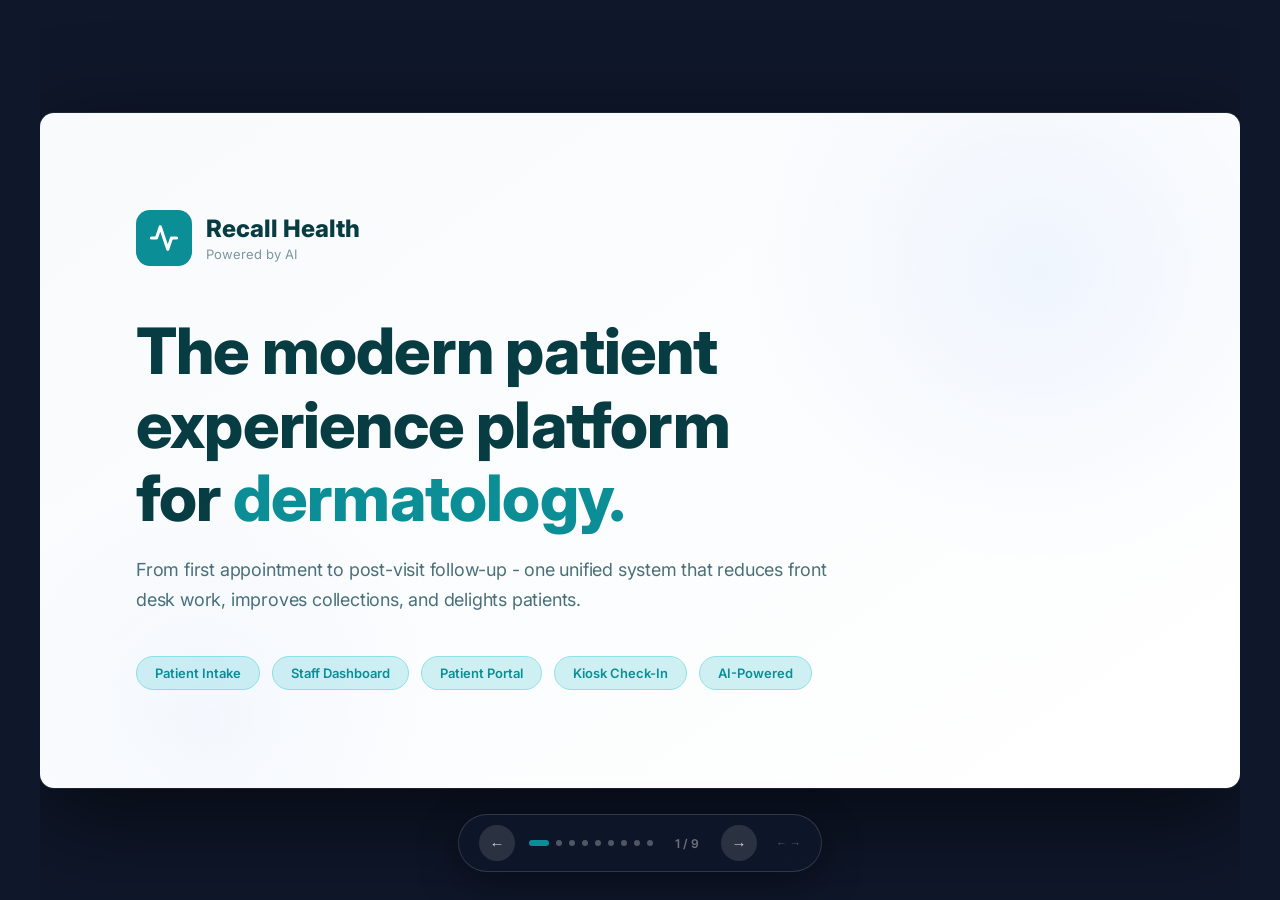
<file: recall-health-deck.html>
<!DOCTYPE html>
<html lang="en">
<head>
<meta charset="UTF-8">
<meta name="viewport" content="width=device-width, initial-scale=1.0">
<title>Recall Health - Product Demo</title>
<link href="https://fonts.googleapis.com/css2?family=Inter:wght@300;400;500;600;700;800;900&family=Roboto:wght@300;400;500;700;900&display=swap" rel="stylesheet">
<link rel="stylesheet" href="styles-deck.css">
</head>
<body>
</head>
<body>
<div class="deck" id="deck">

  <!-- ─────────────────────────────────
       SLIDE 1 - TITLE
  ───────────────────────────────── -->
  <div class="slide active" id="s1">
    <div class="s-inner">
      <div class="blob1"></div>
      <div class="blob2"></div>
      <div class="logo">
        <div class="logo-mark"><svg viewBox="0 0 24 24" fill="none" stroke="white" stroke-width="2.5" stroke-linecap="round" stroke-linejoin="round"><path d="M22 12h-4l-3 9L9 3l-3 9H2"/></svg></div>
        <div><div class="logo-name">Recall Health</div><div class="logo-sub">Powered by AI</div></div>
      </div>
      <div class="s-h1">The modern patient<br>experience platform<br>for <span class="accent">dermatology.</span></div>
      <div class="s-body">From first appointment to post-visit follow-up - one unified system that reduces front desk work, improves collections, and delights patients.</div>
      <div class="pill-row">
        <div class="pill">Patient Intake</div>
        <div class="pill">Staff Dashboard</div>
        <div class="pill">Patient Portal</div>
        <div class="pill">Kiosk Check-In</div>
        <div class="pill">AI-Powered</div>
      </div>
    </div>
  </div>

  <!-- ─────────────────────────────────
       SLIDE 2 - THE PROBLEM
  ───────────────────────────────── -->
  <div class="slide" id="s2">
    <div class="s-inner" style="padding:50px 80px">
      <div class="s-tag">The Problem</div>
      <div class="s-h2">Dermatology practices are losing time and revenue every day</div>
      <div class="prob-grid">
        <div class="prob-card r">
          <div class="prob-ic">📋</div>
          <div class="prob-title">Paper-based intake</div>
          <div class="prob-desc">Staff manually re-key patient data, introducing errors and burning 10+ minutes per patient at check-in.</div>
        </div>
        <div class="prob-card a">
          <div class="prob-ic">🧾</div>
          <div class="prob-title">Missed collections</div>
          <div class="prob-desc">Co-pays and balances not collected at time of service are 3× harder to recover - and most practices never do.</div>
        </div>
        <div class="prob-card b">
          <div class="prob-ic">📅</div>
          <div class="prob-title">Empty slots</div>
          <div class="prob-desc">Last-minute cancellations leave revenue on the table. No system exists to automatically backfill from a waitlist.</div>
        </div>
      </div>
      <div style="display:grid;grid-template-columns:repeat(3,1fr);gap:28px;margin-top:32px;align-items:flex-start">
        <div style="display:flex;flex-direction:column;align-items:center;text-align:center">
          <div style="font-size:32px;font-weight:800;color:#E84C3D">10 min</div>
          <div style="font-size:12px;color:var(--t3);margin-top:6px">wasted per patient</div>
        </div>
        <div style="display:flex;flex-direction:column;align-items:center;text-align:center">
          <div style="font-size:32px;font-weight:800;color:#FF8555">30%</div>
          <div style="font-size:12px;color:var(--t3);margin-top:6px">of balances go uncollected</div>
        </div>
        <div style="display:flex;flex-direction:column;align-items:center;text-align:center">
          <div style="font-size:32px;font-weight:800;color:var(--blue)">$800+</div>
          <div style="font-size:12px;color:var(--t3);margin-top:6px">lost per empty slot</div>
        </div>
      </div>
    </div>
  </div>

  <!-- ─────────────────────────────────
       SLIDE 3 - SOLUTION / JOURNEY
  ───────────────────────────────── -->
  <div class="slide" id="s3">
    <div class="s-inner">
      <div class="s-tag" style="color:var(--brand)">Our Solution</div>
      <div class="s-h2">One platform. The complete patient journey.</div>
      <div class="sol-body">Recall Health connects every touchpoint - from the first reminder SMS to the post-visit review - into a single, AI-powered workflow.</div>
      <div class="journey">
        <div class="jstep">
          <div class="jstep-ic" style="background:rgba(139,92,246,.15)">📱</div>
          <div class="jstep-label" style="color:var(--t2)">Self-<br>Registration</div>
        </div>
        <div class="jarrow">→</div>
        <div class="jstep">
          <div class="jstep-ic" style="background:rgba(14,165,233,.15)">📅</div>
          <div class="jstep-label" style="color:var(--t2)">Self<br>Scheduling</div>
        </div>
        <div class="jarrow">→</div>
        <div class="jstep">
          <div class="jstep-ic" style="background:rgba(232,101,45,.15)">✅</div>
          <div class="jstep-label" style="color:var(--t2)">Patient<br>Intake</div>
        </div>
        <div class="jarrow">→</div>
        <div class="jstep">
          <div class="jstep-ic" style="background:rgba(245,158,11,.15)">🖥️</div>
          <div class="jstep-label" style="color:var(--t2)">Kiosk<br>Check-In</div>
        </div>
        <div class="jarrow">→</div>
        <div class="jstep">
          <div class="jstep-ic" style="background:rgba(99,102,241,.15)">📊</div>
          <div class="jstep-label" style="color:var(--t2)">Staff<br>Dashboard</div>
        </div>
        <div class="jarrow">→</div>
        <div class="jstep">
          <div class="jstep-ic" style="background:rgba(16,185,129,.15)">🌐</div>
          <div class="jstep-label" style="color:var(--t2)">Patient<br>Portal</div>
        </div>
        <div class="jarrow">→</div>
        <div class="jstep">
          <div class="jstep-ic" style="background:rgba(20,184,166,.15)">⭐</div>
          <div class="jstep-label" style="color:var(--t2)">Post-Visit<br>Follow-Up</div>
        </div>
      </div>
    </div>
  </div>

  <!-- ─────────────────────────────────
       SLIDE 4 - STAFF DASHBOARD
  ───────────────────────────────── -->
  <div class="slide" id="s4">
    <div class="s-inner split">
      <div class="left">
        <div class="s-tag" style="color:#6366F1">Staff Dashboard</div>
        <div class="s-h2">Everything your front<br>desk needs. In one view.</div>
        <div class="feat-list">
          <div class="feat">
            <div class="feat-ic" style="background:#EEF2FF">📋</div>
            <div><div class="feat-title">Check-In Queue</div><div class="feat-desc">Real-time intake status for every patient today</div></div>
          </div>
          <div class="feat">
            <div class="feat-ic" style="background:var(--green-bg)">🛡️</div>
            <div><div class="feat-title">Insurance E&B</div><div class="feat-desc">Live eligibility with deductible progress and co-pay</div></div>
          </div>
          <div class="feat">
            <div class="feat-ic" style="background:#FEF3C7">📋</div>
            <div><div class="feat-title">Prior Authorization</div><div class="feat-desc">Track authorization status for procedures - no surprises at visit time</div></div>
          </div>
          <div class="feat">
            <div class="feat-ic" style="background:var(--brand-lt)">⚡</div>
            <div><div class="feat-title">Appointment Accelerator</div><div class="feat-desc">AI fills cancellation slots from the waitlist in seconds</div></div>
          </div>
          <div class="feat">
            <div class="feat-ic" style="background:var(--blue-bg)">💬</div>
            <div><div class="feat-title">Two-Way Messaging</div><div class="feat-desc">Direct staff-to-patient messaging with full history</div></div>
          </div>
        </div>
      </div>
      <div class="right">
        <div class="mock">
          <div style="display:flex;align-items:center;gap:10px;margin-bottom:16px;position:relative">
            <div style="width:32px;height:32px;background:var(--brand);border-radius:9px;display:flex;align-items:center;justify-content:center"><svg width="16" height="16" viewBox="0 0 24 24" fill="none" stroke="white" stroke-width="2.5" stroke-linecap="round" stroke-linejoin="round"><path d="M22 12h-4l-3 9L9 3l-3 9H2"/></svg></div>
            <div style="font-size:13px;font-weight:700;color:#fff">Today's Queue</div>
            <div style="margin-left:auto;background:var(--brand);color:#fff;font-size:10px;font-weight:700;padding:2px 8px;border-radius:10px">9 patients</div>
          </div>
          <div style="display:flex;flex-direction:column;gap:8px;position:relative">
            <div style="background:rgba(255,255,255,.06);border-radius:10px;padding:11px 14px;display:flex;align-items:center;gap:10px">
              <div style="width:30px;height:30px;border-radius:50%;background:#6366F1;display:flex;align-items:center;justify-content:center;font-size:11px;font-weight:700;color:#fff;flex-shrink:0">MT</div>
              <div style="flex:1"><div style="font-size:13px;font-weight:600;color:#fff">Marcus Thompson</div><div style="font-size:11px;color:rgba(255,255,255,.4)">9:00 AM · Acne Follow-up</div></div>
              <div style="background:rgba(245,158,11,.2);color:#FCD34D;font-size:10px;font-weight:700;padding:3px 8px;border-radius:6px">Partial</div>
            </div>
            <div style="background:rgba(255,255,255,.06);border-radius:10px;padding:11px 14px;display:flex;align-items:center;gap:10px">
              <div style="width:30px;height:30px;border-radius:50%;background:#14B8A6;display:flex;align-items:center;justify-content:center;font-size:11px;font-weight:700;color:#fff;flex-shrink:0">SO</div>
              <div style="flex:1"><div style="font-size:13px;font-weight:600;color:#fff">Sandra Okafor</div><div style="font-size:11px;color:rgba(255,255,255,.4)">9:15 AM · Skin Check</div></div>
              <div style="background:rgba(16,185,129,.2);color:#34D399;font-size:10px;font-weight:700;padding:3px 8px;border-radius:6px">Complete</div>
            </div>
            <div style="background:rgba(255,255,255,.06);border-radius:10px;padding:11px 14px;display:flex;align-items:center;gap:10px">
              <div style="width:30px;height:30px;border-radius:50%;background:#EF4444;display:flex;align-items:center;justify-content:center;font-size:11px;font-weight:700;color:#fff;flex-shrink:0">JW</div>
              <div style="flex:1"><div style="font-size:13px;font-weight:600;color:#fff">James Whitfield</div><div style="font-size:11px;color:rgba(255,255,255,.4)">9:30 AM · Psoriasis Consult</div></div>
              <div style="background:rgba(239,68,68,.2);color:#F87171;font-size:10px;font-weight:700;padding:3px 8px;border-radius:6px">Pending</div>
            </div>
          </div>
        </div>
      </div>
    </div>
  </div>

  <!-- ─────────────────────────────────
       SLIDE 5 - PATIENT INTAKE
  ───────────────────────────────── -->
  <div class="slide" id="s5">
    <div class="s-inner split">
      <div class="left">
        <div class="s-tag">Patient Intake</div>
        <div class="s-h2">Complete check-in before they leave home.</div>
        <div class="s-body-sm" style="margin-bottom:24px">Sent via SMS - no app, no friction. Patients complete the full pre-visit flow on their phone in 3–5 minutes.</div>
        <div class="step-list">
          <div class="step"><div class="step-num">1</div><div class="step-text">Appointment reminder & confirmation</div></div>
          <div class="step"><div class="step-num">2</div><div class="step-text">Identity verification via OTP</div></div>
          <div class="step"><div class="step-num">3</div><div class="step-text">Demographics review (pre-filled from EHR)</div></div>
          <div class="step"><div class="step-num">4</div><div class="step-text">Insurance & AI benefits summary</div></div>
          <div class="step"><div class="step-num">5</div><div class="step-text">Clinical history & e-consents</div></div>
          <div class="step"><div class="step-num">6</div><div class="step-text">Co-pay & balance collection</div></div>
        </div>
      </div>
      <div class="right">
        <div class="phone-mock">
          <div class="pm-hdr">
            <div style="display:flex;align-items:center;gap:7px;margin-bottom:10px">
              <div style="width:22px;height:22px;background:rgba(255,255,255,.2);border-radius:6px;display:flex;align-items:center;justify-content:center"><svg width="12" height="12" viewBox="0 0 24 24" fill="none" stroke="white" stroke-width="2.5" stroke-linecap="round" stroke-linejoin="round"><path d="M22 12h-4l-3 9L9 3l-3 9H2"/></svg></div>
              <span style="font-size:11px;font-weight:700;color:#fff">Recall Health</span>
            </div>
            <div class="pm-title">Insurance & Benefits</div>
            <div class="pm-sub">Coverage verified via Availity</div>
            <div class="pm-prog">
              <div class="pm-ps d"></div><div class="pm-ps d"></div><div class="pm-ps d"></div><div class="pm-ps"></div><div class="pm-ps"></div><div class="pm-ps"></div>
            </div>
          </div>
          <div style="background:var(--brand-lt);border-radius:10px;padding:12px">
            <div style="font-size:10px;font-weight:700;color:var(--brand);text-transform:uppercase;letter-spacing:.5px;margin-bottom:4px">Estimated due today</div>
            <div style="font-size:26px;font-weight:900;color:var(--t1);line-height:1">$360</div>
            <div style="font-size:11px;color:var(--t2);margin-top:3px">$40 co-pay + $320 deductible</div>
          </div>
          <div>
            <div style="display:flex;justify-content:space-between;font-size:11px;margin-bottom:5px"><span style="color:var(--t2);font-weight:500">Annual Deductible</span><span style="color:var(--t3)">$1,180 / $1,500</span></div>
            <div style="height:6px;background:var(--border);border-radius:3px;overflow:hidden"><div style="width:79%;height:100%;background:linear-gradient(90deg,var(--green),#34D399);border-radius:3px"></div></div>
            <div style="display:flex;justify-content:space-between;margin-top:4px"><span style="font-size:10px;color:var(--green);font-weight:600">78.7% met</span><span style="font-size:10px;color:var(--t3)">$320 left</span></div>
          </div>
          <div class="pm-badge">✓ Coverage Active - BlueCross PPO</div>
        </div>
      </div>
    </div>
  </div>

  <!-- ─────────────────────────────────
       SLIDE 6 - PATIENT PORTAL
  ───────────────────────────────── -->
  <div class="slide" id="s6">
    <div class="s-inner" style="padding:50px 80px">
      <div class="s-tag" style="color:var(--green)">Patient Portal</div>
      <div class="s-h2">A health hub patients actually use.</div>
      <div class="s-body" style="color:var(--t2)">Give patients 24/7 access to their health information, appointments, bills, and care team - all in one place.</div>
      <div class="portal-grid">
        <div class="pg-card">
          <div class="pg-ic">📅</div>
          <div class="pg-title">Appointments</div>
          <div class="pg-desc">View, reschedule, or cancel upcoming visits</div>
        </div>
        <div class="pg-card">
          <div class="pg-ic">💳</div>
          <div class="pg-title">Billing</div>
          <div class="pg-desc">Invoice history and one-click online payment</div>
        </div>
        <div class="pg-card">
          <div class="pg-ic">📄</div>
          <div class="pg-title">Documents</div>
          <div class="pg-desc">Lab results, visit summaries, care plans</div>
        </div>
        <div class="pg-card">
          <div class="pg-ic">💬</div>
          <div class="pg-title">Messages</div>
          <div class="pg-desc">Secure inbox with provider, billing & front desk</div>
        </div>
        <div class="pg-card">
          <div class="pg-ic">🏥</div>
          <div class="pg-title">Health Summary</div>
          <div class="pg-desc">Conditions, medications, allergies on file</div>
        </div>
        <div class="pg-card">
          <div class="pg-ic">💊</div>
          <div class="pg-title">Prescriptions</div>
          <div class="pg-desc">Request renewals for active medications</div>
        </div>
        <div class="pg-card">
          <div class="pg-ic">👤</div>
          <div class="pg-title">Profile</div>
          <div class="pg-desc">Personal info, notifications, privacy settings</div>
        </div>
        <div class="pg-card" style="background:var(--brand-lt);border-color:var(--brand-border)">
          <div class="pg-ic">✦</div>
          <div class="pg-title" style="color:var(--brand)">AI-Powered</div>
          <div class="pg-desc">Smart reminders, benefit explanations, care instructions</div>
        </div>
      </div>
    </div>
  </div>

  <!-- ─────────────────────────────────
       SLIDE 7 - OTHER EXPERIENCES
  ───────────────────────────────── -->
  <div class="slide" id="s7">
    <div class="s-inner" style="padding:32px 80px">
      <div class="s-tag">More Experiences</div>
      <div class="s-h2">Purpose-built for every moment of care</div>
      <div class="other-grid">
        <div class="oc kiosk">
          <div class="oc-ic">🖥️</div>
          <div class="oc-title">Kiosk Self Check-In</div>
          <div class="oc-desc">In-office iPad experience with large-text touch UI. Patients check in via QR scan or date of birth - no staff needed.</div>
          <div class="oc-tags"><span class="oc-tag">Touch UI</span><span class="oc-tag">QR Scan</span><span class="oc-tag">Wait Time</span></div>
        </div>
        <div class="oc reg">
          <div class="oc-ic">🆕</div>
          <div class="oc-title">Self-Registration</div>
          <div class="oc-desc">New patients create their record, enter insurance, and book their first appointment - without calling the office.</div>
          <div class="oc-tags"><span class="oc-tag">Phone Verify</span><span class="oc-tag">Insurance</span><span class="oc-tag">Slot Booking</span></div>
        </div>
        <div class="oc followup">
          <div class="oc-ic">⭐</div>
          <div class="oc-title">Post-Visit Follow-Up</div>
          <div class="oc-desc">Automated CSAT survey, AI-generated care instructions, and targeted review prompts for Google, Healthgrades, and ZocDoc.</div>
          <div class="oc-tags"><span class="oc-tag">CSAT</span><span class="oc-tag">AI Care Plan</span><span class="oc-tag">Reviews</span></div>
        </div>
        <div class="oc ai">
          <div class="oc-ic">⚡</div>
          <div class="oc-title">Appointment Accelerator</div>
          <div class="oc-desc">When a cancellation comes in, AI instantly matches the slot to the best-fit waitlisted patient and sends an automated SMS offer.</div>
          <div class="oc-tags"><span class="oc-tag">AI Matching</span><span class="oc-tag">Waitlist</span><span class="oc-tag">Auto-SMS</span></div>
        </div>
        <div class="oc outreach">
          <div class="oc-ic">💬</div>
          <div class="oc-title">Pre-Visit Outreach</div>
          <div class="oc-desc">Automated appointment reminders at T-5, T-2, and T-1 days via Email, SMS, and Call. Staff dashboard tracks confirmations, reschedules, and no-shows in real time with actionable metrics.</div>
          <div class="oc-tags"><span class="oc-tag">Multi-Channel</span><span class="oc-tag">Confirmation Tracking</span><span class="oc-tag">Pipeline Analytics</span></div>
        </div>
      </div>
    </div>
  </div>

  <!-- ─────────────────────────────────
       SLIDE 8 - AI
  ───────────────────────────────── -->
  <div class="slide" id="s8">
    <div class="s-inner" style="padding:50px 80px">
      <div class="s-tag">AI Throughout</div>
      <div class="s-h2">AI isn't a feature. It's the foundation.</div>
      <div class="s-body" style="margin-bottom:8px">Recall Health embeds AI at every step to reduce manual work, improve accuracy, and personalize the patient experience.</div>
      <div class="ai-grid">
        <div class="ai-card">
          <div class="ai-card-ic"><svg viewBox="0 0 20 20" fill="white"><path fill-rule="evenodd" d="M6.267 3.455a3.066 3.066 0 001.745-.723 3.066 3.066 0 013.976 0 3.066 3.066 0 001.745.723 3.066 3.066 0 012.812 2.812c.051.643.304 1.254.723 1.745a3.066 3.066 0 010 3.976 3.066 3.066 0 00-.723 1.745 3.066 3.066 0 01-2.812 2.812 3.066 3.066 0 00-1.745.723 3.066 3.066 0 01-3.976 0 3.066 3.066 0 00-1.745-.723 3.066 3.066 0 01-2.812-2.812 3.066 3.066 0 00-.723-1.745 3.066 3.066 0 010-3.976 3.066 3.066 0 00.723-1.745 3.066 3.066 0 012.812-2.812zm7.44 5.252a1 1 0 00-1.414-1.414L9 10.586 7.707 9.293a1 1 0 00-1.414 1.414l2 2a1 1 0 001.414 0l4-4z" clip-rule="evenodd"/></svg></div>
          <div class="ai-card-title">Benefits Interpretation</div>
          <div class="ai-card-desc">Translates raw insurance data into plain-English summaries - deductible status, co-pay, and estimated amount due today.</div>
        </div>
        <div class="ai-card">
          <div class="ai-card-ic"><svg viewBox="0 0 20 20" fill="white"><path fill-rule="evenodd" d="M11.3 1.046A1 1 0 0112 2v5h4a1 1 0 01.82 1.573l-7 10A1 1 0 018 18v-5H4a1 1 0 01-.82-1.573l7-10a1 1 0 011.12-.38z" clip-rule="evenodd"/></svg></div>
          <div class="ai-card-title">Slot Filling</div>
          <div class="ai-card-desc">Matches open slots from cancellations to waitlisted patients based on provider, visit type, and availability in real time.</div>
        </div>
        <div class="ai-card">
          <div class="ai-card-ic"><svg viewBox="0 0 20 20" fill="white"><path d="M9.049 2.927c.3-.921 1.603-.921 1.902 0l1.07 3.292a1 1 0 00.95.69h3.462c.969 0 1.371 1.24.588 1.81l-2.8 2.034a1 1 0 00-.364 1.118l1.07 3.292c.3.921-.755 1.688-1.54 1.118l-2.8-2.034a1 1 0 00-1.175 0l-2.8 2.034c-.784.57-1.838-.197-1.539-1.118l1.07-3.292a1 1 0 00-.364-1.118L2.98 8.72c-.783-.57-.38-1.81.588-1.81h3.461a1 1 0 00.951-.69l1.07-3.292z"/></svg></div>
          <div class="ai-card-title">Care Instructions</div>
          <div class="ai-card-desc">Generates personalized post-visit instructions based on the patient's condition, treatment, and provider notes.</div>
        </div>
      </div>
    </div>
  </div>

  <!-- ─────────────────────────────────
       SLIDE 9 - CTA
  ───────────────────────────────── -->
  <div class="slide" id="s9">
    <div class="s-inner">
      <div class="blob1"></div>
      <div class="logo">
        <div class="logo-mark"><svg viewBox="0 0 24 24" fill="none" stroke="white" stroke-width="2.5" stroke-linecap="round" stroke-linejoin="round"><path d="M22 12h-4l-3 9L9 3l-3 9H2"/></svg></div>
      </div>
      <div class="s-h1">Ready to see it live?</div>
      <div class="s-body">Explore the full interactive prototype - every screen, every flow, real demo data.</div>
      <div class="cta-row">
        <button class="cta-btn primary" onclick="alert('Open recall-health-prototype.html to explore the demo')">Open Interactive Demo →</button>
        <button class="cta-btn sec" onclick="alert('Contact: hello@recallhealth.ai')">Get in Touch</button>
      </div>
      <div style="margin-top:48px;font-size:12px;color:var(--t3)">Universal Dermatology - Miami &nbsp;·&nbsp; Demo Data Only &nbsp;·&nbsp; March 2026</div>
    </div>
  </div>

</div><!-- /deck -->

<!-- NAV -->
<div class="nav">
  <button class="nav-btn" onclick="go(-1)">&#8592;</button>
  <div class="nav-dots" id="dots"></div>
  <span class="slide-num" id="snum">1 / 9</span>
  <button class="nav-btn" onclick="go(1)">&#8594;</button>
  <kbd>← →</kbd>
</div>

<script src="script-deck.js"></script>
</body>
</html>
</file>
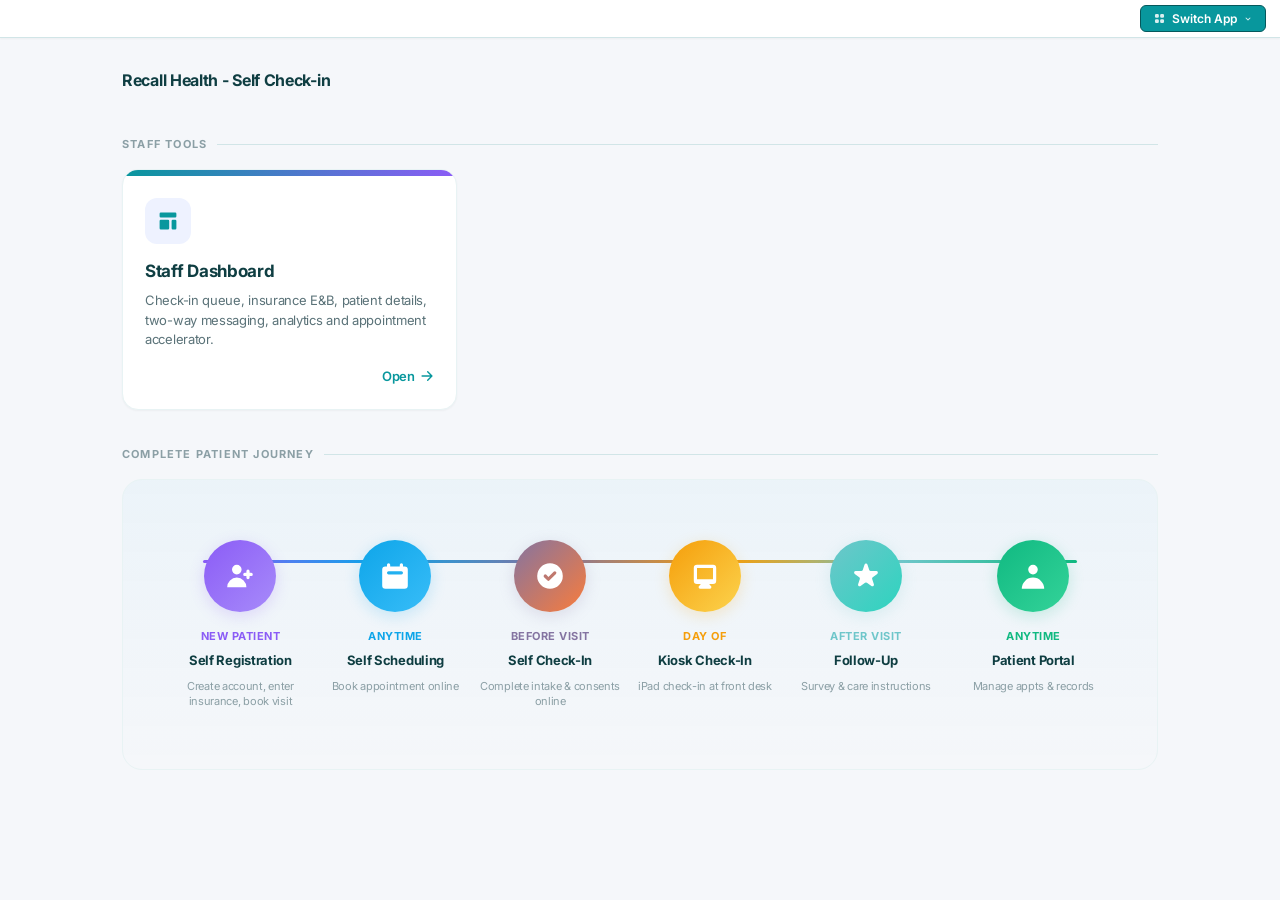
<file: recall-health-prototype.html>
<!DOCTYPE html>
<html lang="en">
<head>
<meta charset="UTF-8">
<meta name="viewport" content="width=device-width, initial-scale=1.0">
<title>Recall Health - Full Prototype</title>
<link href="https://fonts.googleapis.com/css2?family=Inter:wght@300;400;500;600;700;800&family=Roboto:wght@300;400;500;700&family=Roboto+Mono:wght@400;500&display=swap" rel="stylesheet">
<link rel="stylesheet" href="styles.css">
</head>
<body>
<!-- GLOBAL BACK NAV -->
<div class="global-nav" id="global-nav">
  <button class="global-nav-back" onclick="switchApp('landing')">
    <svg width="13" height="13" viewBox="0 0 20 20" fill="currentColor"><path fill-rule="evenodd" d="M9.707 16.707a1 1 0 01-1.414 0l-6-6a1 1 0 010-1.414l6-6a1 1 0 011.414 1.414L5.414 9H17a1 1 0 110 2H5.414l4.293 4.293a1 1 0 010 1.414z" clip-rule="evenodd"/></svg>
    All Apps
  </button>
  <div class="global-nav-divider"></div>
  <span class="global-nav-label">Recall Health</span>
  <span class="global-nav-divider"></span>
  <span class="global-nav-app" id="global-nav-app-name"></span>
  <!-- App Switcher -->
  <div class="app-switcher" id="app-switcher">
    <button class="asw-btn" onclick="toggleSwitcher(event)">
      <svg width="13" height="13" viewBox="0 0 20 20" fill="currentColor"><path d="M5 3a2 2 0 00-2 2v2a2 2 0 002 2h2a2 2 0 002-2V5a2 2 0 00-2-2H5zM5 11a2 2 0 00-2 2v2a2 2 0 002 2h2a2 2 0 002-2v-2a2 2 0 00-2-2H5zM11 5a2 2 0 012-2h2a2 2 0 012 2v2a2 2 0 01-2 2h-2a2 2 0 01-2-2V5zM11 13a2 2 0 012-2h2a2 2 0 012 2v2a2 2 0 01-2 2h-2a2 2 0 01-2-2v-2z"/></svg>
      Switch App
      <svg width="10" height="10" viewBox="0 0 20 20" fill="currentColor"><path fill-rule="evenodd" d="M5.293 7.293a1 1 0 011.414 0L10 10.586l3.293-3.293a1 1 0 111.414 1.414l-4 4a1 1 0 01-1.414 0l-4-4a1 1 0 010-1.414z" clip-rule="evenodd"/></svg>
    </button>
    <div class="asw-menu" id="asw-menu">
      <div class="asw-sec">Staff-Facing</div>
      <div class="asw-item" onclick="switchAppMenu('staff')"><div class="asw-item-dot" style="background:#08979D"></div>Staff Dashboard</div>
      <div class="asw-sec">Patient Journey</div>
      <div class="asw-item" onclick="switchAppMenu('register')"><div class="asw-item-dot" style="background:#10B981"></div>New Patient Self-Registration</div>
      <div class="asw-item" onclick="window.open('https://rhonlinescheduler-v3.figma.site/','_blank')"><div class="asw-item-dot" style="background:#0EA5E9"></div>Self Scheduling</div>
      <div class="asw-item" onclick="switchAppMenu('intake')"><div class="asw-item-dot" style="background:var(--orange)"></div>Self Check-In</div>
      <div class="asw-item" onclick="switchAppMenu('kiosk')"><div class="asw-item-dot" style="background:#8B5CF6"></div>Arrive & Check-In (Kiosk)</div>
      <div class="asw-item" onclick="switchAppMenu('followup')"><div class="asw-item-dot" style="background:#F59E0B"></div>Post-Visit Follow-Up</div>
      <div class="asw-item" onclick="switchAppMenu('portal')"><div class="asw-item-dot" style="background:#1B6FEB"></div>Patient Portal</div>
      <div style="border-top:1px solid var(--borderlt);margin:6px 0 2px"></div>
      <div class="asw-item" onclick="switchAppMenu('landing')"><div class="asw-item-dot" style="background:var(--t3)"></div>Landing Page</div>
    </div>
  </div>
</div>


<!-- ══ DEMO NAV ══ -->

<!-- ══════════════════════════════════
     APP 1 - STAFF DASHBOARD
══════════════════════════════════ -->

<!-- ═══════════════════════════════════════
     LANDING PAGE
═══════════════════════════════════════ -->
<div class="app-wrap active" id="app-landing">
  <!-- CARDS GRID -->
  <div style="max-width:1100px;margin:0 auto;padding:30px 32px 60px">

    <!-- HEADER WITH LOGO -->
    <div style="display:flex;align-items:center;gap:10px;margin-bottom:28px;padding-bottom:14px;">
      <div>
        <div style="font-size:16px;font-weight:700;color:var(--t1)">Recall Health - Self Check-in</div>
      </div>
    </div>

    <!-- STAFF TOOLS -->
    <div style="margin-bottom:10px">
      <div style="font-size:11px;font-weight:700;color:var(--t3);text-transform:uppercase;letter-spacing:1.2px;margin-bottom:16px;display:flex;align-items:center;gap:10px">
        <span>Staff Tools</span>
        <div style="flex:1;height:1px;background:var(--border)"></div>
      </div>
      <div style="display:grid;grid-template-columns:repeat(3,1fr);gap:16px">

        <!-- Staff Dashboard -->
        <div class="lcard" onclick="launchApp('staff')" style="background:var(--white);border-radius:16px;overflow:hidden;border:1px solid var(--borderlt);box-shadow:var(--sh1);cursor:pointer;transition:all .2s;position:relative">
          <div style="height:6px;background:linear-gradient(90deg,#08979D,#8B5CF6)"></div>
          <div style="padding:22px">
            <div style="display:flex;align-items:flex-start;justify-content:space-between;margin-bottom:14px">
              <div style="width:46px;height:46px;background:#EEF2FF;border-radius:12px;display:flex;align-items:center;justify-content:center">
                <svg width="24" height="24" viewBox="0 0 20 20" fill="#08979D"><path d="M3 4a1 1 0 011-1h12a1 1 0 011 1v2a1 1 0 01-1 1H4a1 1 0 01-1-1V4zM3 10a1 1 0 011-1h6a1 1 0 011 1v6a1 1 0 01-1 1H4a1 1 0 01-1-1v-6zM14 9a1 1 0 00-1 1v6a1 1 0 001 1h2a1 1 0 001-1v-6a1 1 0 00-1-1h-2z"/></svg>
              </div>
            </div>
            <div style="font-size:17px;font-weight:700;color:var(--t1);margin-bottom:6px">Staff Dashboard</div>
            <div style="font-size:13px;color:var(--t2);line-height:1.5;margin-bottom:16px">Check-in queue, insurance E&amp;B, patient details, two-way messaging, analytics and appointment accelerator.</div>
            <div style="display:flex;align-items:center;justify-content:flex-end">
              <div style="display:flex;align-items:center;gap:5px;font-size:13px;font-weight:600;color:#08979D">Open <svg width="14" height="14" viewBox="0 0 20 20" fill="#08979D"><path fill-rule="evenodd" d="M10.293 3.293a1 1 0 011.414 0l6 6a1 1 0 010 1.414l-6 6a1 1 0 01-1.414-1.414L14.586 11H3a1 1 0 110-2h11.586l-4.293-4.293a1 1 0 010-1.414z" clip-rule="evenodd"/></svg></div>
            </div>
          </div>
        </div>

      </div>
    </div>

    <!-- COMPLETE PATIENT JOURNEY -->
    <div style="margin-top:36px;margin-bottom:10px">
      <div style="font-size:11px;font-weight:700;color:var(--t3);text-transform:uppercase;letter-spacing:1.2px;margin-bottom:16px;display:flex;align-items:center;gap:10px">
        <span>Complete Patient Journey</span>
        <div style="flex:1;height:1px;background:var(--border)"></div>
      </div>
      <div style="position:relative;padding:60px 40px;background:linear-gradient(180deg,rgba(14,165,233,.04),transparent);border-radius:20px;border:1px solid var(--borderlt)">
        <!-- Timeline line -->
        <div style="position:absolute;top:80px;left:80px;right:80px;height:3px;background:linear-gradient(90deg,#8B5CF6,#0EA5E9,var(--orange),var(--amber),#6EC6CA,var(--green));border-radius:2px"></div>

        <!-- Timeline nodes -->
        <div style="display:flex;justify-content:space-between;position:relative;z-index:2">
          <!-- Node 1: Registration -->
          <div style="display:flex;flex-direction:column;align-items:center;width:16.66%;cursor:pointer;transition:transform .3s" onclick="launchApp('register')" onmouseover="this.style.transform='scale(1.08)'" onmouseout="this.style.transform='scale(1)'">
            <div style="width:72px;height:72px;background:linear-gradient(135deg,#8B5CF6,#A78BFA);border-radius:50%;display:flex;align-items:center;justify-content:center;box-shadow:0 4px 16px rgba(139,92,246,.2);margin-bottom:16px;position:relative;z-index:3">
              <svg width="32" height="32" viewBox="0 0 20 20" fill="white"><path d="M8 9a3 3 0 100-6 3 3 0 000 6zM8 11a6 6 0 016 6H2a6 6 0 016-6zM16 7a1 1 0 10-2 0v1h-1a1 1 0 100 2h1v1a1 1 0 102 0v-1h1a1 1 0 100-2h-1V7z"/></svg>
            </div>
            <div style="text-align:center">
              <div style="font-size:11px;font-weight:700;color:#8B5CF6;text-transform:uppercase;letter-spacing:.5px;margin-bottom:4px">New Patient</div>
              <div style="font-size:13px;font-weight:700;color:var(--t1);margin-bottom:8px">Self Registration</div>
              <div style="font-size:11px;color:var(--t3);line-height:1.4">Create account, enter insurance, book visit</div>
            </div>
          </div>

          <!-- Node 2: Self Scheduling -->
          <div style="display:flex;flex-direction:column;align-items:center;width:16.66%;cursor:pointer;transition:transform .3s" onclick="window.open('https://rhonlinescheduler-v3.figma.site/','_blank')" onmouseover="this.style.transform='scale(1.08)'" onmouseout="this.style.transform='scale(1)'">
            <div style="width:72px;height:72px;background:linear-gradient(135deg,#0EA5E9,#38BDF8);border-radius:50%;display:flex;align-items:center;justify-content:center;box-shadow:0 4px 16px rgba(14,165,233,.2);margin-bottom:16px;position:relative;z-index:3">
              <svg width="32" height="32" viewBox="0 0 20 20" fill="white"><path fill-rule="evenodd" d="M6 2a1 1 0 00-1 1v1H4a2 2 0 00-2 2v10a2 2 0 002 2h12a2 2 0 002-2V6a2 2 0 00-2-2h-1V3a1 1 0 10-2 0v1H7V3a1 1 0 00-1-1zm0 5a1 1 0 000 2h8a1 1 0 100-2H6z" clip-rule="evenodd"/></svg>
            </div>
            <div style="text-align:center">
              <div style="font-size:11px;font-weight:700;color:#0EA5E9;text-transform:uppercase;letter-spacing:.5px;margin-bottom:4px">Anytime</div>
              <div style="font-size:13px;font-weight:700;color:var(--t1);margin-bottom:8px">Self Scheduling</div>
              <div style="font-size:11px;color:var(--t3);line-height:1.4">Book appointment online</div>
            </div>
          </div>

          <!-- Node 3: Self Check-In -->
          <div style="display:flex;flex-direction:column;align-items:center;width:16.66%;cursor:pointer;transition:transform .3s" onclick="launchApp('intake')" onmouseover="this.style.transform='scale(1.08)'" onmouseout="this.style.transform='scale(1)'">
            <div style="width:72px;height:72px;background:linear-gradient(135deg,var(--orange),#F97C3C);border-radius:50%;display:flex;align-items:center;justify-content:center;box-shadow:0 4px 16px rgba(132,116,161,.2);margin-bottom:16px;position:relative;z-index:3">
              <svg width="32" height="32" viewBox="0 0 20 20" fill="white"><path fill-rule="evenodd" d="M10 18a8 8 0 100-16 8 8 0 000 16zm3.707-9.293a1 1 0 00-1.414-1.414L9 10.586 7.707 9.293a1 1 0 00-1.414 1.414l2 2a1 1 0 001.414 0l4-4z" clip-rule="evenodd"/></svg>
            </div>
            <div style="text-align:center">
              <div style="font-size:11px;font-weight:700;color:var(--orange);text-transform:uppercase;letter-spacing:.5px;margin-bottom:4px">Before Visit</div>
              <div style="font-size:13px;font-weight:700;color:var(--t1);margin-bottom:8px">Self Check-In</div>
              <div style="font-size:11px;color:var(--t3);line-height:1.4">Complete intake & consents online</div>
            </div>
          </div>

          <!-- Node 3: Kiosk -->
          <div style="display:flex;flex-direction:column;align-items:center;width:16.66%;cursor:pointer;transition:transform .3s" onclick="launchApp('kiosk')" onmouseover="this.style.transform='scale(1.08)'" onmouseout="this.style.transform='scale(1)'">
            <div style="width:72px;height:72px;background:linear-gradient(135deg,var(--amber),#FCD34D);border-radius:50%;display:flex;align-items:center;justify-content:center;box-shadow:0 4px 16px rgba(245,158,11,.2);margin-bottom:16px;position:relative;z-index:3">
              <svg width="32" height="32" viewBox="0 0 20 20" fill="white"><path fill-rule="evenodd" d="M3 5a2 2 0 012-2h10a2 2 0 012 2v8a2 2 0 01-2 2h-2.22l.123.489.804.804A1 1 0 0113 18H7a1 1 0 01-.707-1.707l.804-.804L7.22 15H5a2 2 0 01-2-2V5zm5.771 7H5V5h10v7H8.771z" clip-rule="evenodd"/></svg>
            </div>
            <div style="text-align:center">
              <div style="font-size:11px;font-weight:700;color:var(--amber);text-transform:uppercase;letter-spacing:.5px;margin-bottom:4px">Day Of</div>
              <div style="font-size:13px;font-weight:700;color:var(--t1);margin-bottom:8px">Kiosk Check-In</div>
              <div style="font-size:11px;color:var(--t3);line-height:1.4">iPad check-in at front desk</div>
            </div>
          </div>

          <!-- Node 4: Follow-Up -->
          <div style="display:flex;flex-direction:column;align-items:center;width:18%;cursor:pointer;transition:transform .3s" onclick="launchApp('followup')" onmouseover="this.style.transform='scale(1.08)'" onmouseout="this.style.transform='scale(1)'">
            <div style="width:72px;height:72px;background:linear-gradient(135deg,#6EC6CA,#2DD4BF);border-radius:50%;display:flex;align-items:center;justify-content:center;box-shadow:0 4px 16px rgba(110,198,202,.2);margin-bottom:16px;position:relative;z-index:3">
              <svg width="32" height="32" viewBox="0 0 20 20" fill="white"><path d="M9.049 2.927c.3-.921 1.603-.921 1.902 0l1.07 3.292a1 1 0 00.95.69h3.462c.969 0 1.371 1.24.588 1.81l-2.8 2.034a1 1 0 00-.364 1.118l1.07 3.292c.3.921-.755 1.688-1.54 1.118l-2.8-2.034a1 1 0 00-1.175 0l-2.8 2.034c-.784.57-1.838-.197-1.539-1.118l1.07-3.292a1 1 0 00-.364-1.118L2.98 8.72c-.783-.57-.38-1.81.588-1.81h3.461a1 1 0 00.951-.69l1.07-3.292z"/></svg>
            </div>
            <div style="text-align:center">
              <div style="font-size:11px;font-weight:700;color:#6EC6CA;text-transform:uppercase;letter-spacing:.5px;margin-bottom:4px">After Visit</div>
              <div style="font-size:13px;font-weight:700;color:var(--t1);margin-bottom:8px">Follow-Up</div>
              <div style="font-size:11px;color:var(--t3);line-height:1.4">Survey & care instructions</div>
            </div>
          </div>

          <!-- Node 5: Portal -->
          <div style="display:flex;flex-direction:column;align-items:center;width:18%;cursor:pointer;transition:transform .3s" onclick="launchApp('portal')" onmouseover="this.style.transform='scale(1.08)'" onmouseout="this.style.transform='scale(1)'">
            <div style="width:72px;height:72px;background:linear-gradient(135deg,var(--green),#34D399);border-radius:50%;display:flex;align-items:center;justify-content:center;box-shadow:0 4px 16px rgba(16,185,129,.2);margin-bottom:16px;position:relative;z-index:3">
              <svg width="32" height="32" viewBox="0 0 20 20" fill="white"><path fill-rule="evenodd" d="M10 9a3 3 0 100-6 3 3 0 000 6zm-7 9a7 7 0 1114 0H3z" clip-rule="evenodd"/></svg>
            </div>
            <div style="text-align:center">
              <div style="font-size:11px;font-weight:700;color:var(--green);text-transform:uppercase;letter-spacing:.5px;margin-bottom:4px">Anytime</div>
              <div style="font-size:13px;font-weight:700;color:var(--t1);margin-bottom:8px">Patient Portal</div>
              <div style="font-size:11px;color:var(--t3);line-height:1.4">Manage appts & records</div>
            </div>
          </div>
        </div>
      </div>
    </div>

  </div>
</div><!-- /app-landing -->

<div class="app-wrap" id="app-staff">

<!-- SIDEBAR -->
<nav class="sb">
  <div class="sb-logo">
    <div class="sb-mark">
      <svg viewBox="0 0 24 24" fill="none" stroke="white" stroke-width="2.5" stroke-linecap="round" stroke-linejoin="round">
        <path d="M22 12h-4l-3 9L9 3l-3 9H2"/>
      </svg>
    </div>
    <div><div class="sb-brand">Recall Health</div><div class="sb-sub">Staff Portal</div></div>
  </div>

  <div class="sb-section">
    <div class="sb-lbl">Workflow</div>
    <button class="ni active" onclick="showView('dashboard',this)">
      <svg viewBox="0 0 20 20" fill="currentColor"><path d="M3 4a1 1 0 011-1h12a1 1 0 011 1v2a1 1 0 01-1 1H4a1 1 0 01-1-1V4zM3 10a1 1 0 011-1h6a1 1 0 011 1v6a1 1 0 01-1 1H4a1 1 0 01-1-1v-6zM14 9a1 1 0 00-1 1v6a1 1 0 001 1h2a1 1 0 001-1v-6a1 1 0 00-1-1h-2z"/></svg>
      Dashboard
    </button>
    <button class="ni" onclick="showView('messages',this)">
      <svg viewBox="0 0 20 20" fill="currentColor"><path d="M2 5a2 2 0 012-2h7a2 2 0 012 2v4a2 2 0 01-2 2H9l-3 3v-3H4a2 2 0 01-2-2V5z"/><path d="M15 7v2a4 4 0 01-4 4H9.828l-1.766 1.767c.28.149.599.233.938.233h2l3 3v-3h2a2 2 0 002-2V9a2 2 0 00-2-2h-1z"/></svg>
      Messages <span class="nb">3</span>
    </button>
    <button class="ni" onclick="showView('outreach',this)">
      <svg viewBox="0 0 20 20" fill="currentColor"><path d="M2 6a1 1 0 011-1h1V4a1 1 0 112 0v1h1a1 1 0 110 2H6v1a1 1 0 11-2 0V8H3a1 1 0 01-1-1zm9-1a1 1 0 10-2 0v.01a1 1 0 102 0V5zM6 13a1 1 0 00-1 1v1h-1a1 1 0 110-2h1v-1a1 1 0 011-1h1a1 1 0 110 2H7v1a1 1 0 01-1 1zm6-6a1 1 0 10-2 0v.01a1 1 0 102 0V7zm2 6a1 1 0 11-2 0 1 1 0 012 0zm-4 0a1 1 0 11-2 0 1 1 0 012 0zm4-4a1 1 0 11-2 0 1 1 0 012 0z"/></svg>
      Pre-Visit Outreach <span class="nb">4</span>
    </button>
  </div>

  <div class="sb-section">
    <div class="sb-lbl">Insights</div>
    <button class="ni" onclick="showView('accelerator',this)">
      <svg viewBox="0 0 20 20" fill="currentColor"><path fill-rule="evenodd" d="M11.3 1.046A1 1 0 0112 2v5h4a1 1 0 01.82 1.573l-7 10A1 1 0 018 18v-5H4a1 1 0 01-.82-1.573l7-10a1 1 0 011.12-.38z" clip-rule="evenodd"/></svg>
      Appt. Accelerator
      <span class="nb">4</span>
    </button>
    <button class="ni" onclick="showView('analytics',this)">
      <svg viewBox="0 0 20 20" fill="currentColor"><path d="M2 11a1 1 0 011-1h2a1 1 0 011 1v5a1 1 0 01-1 1H3a1 1 0 01-1-1v-5zM8 7a1 1 0 011-1h2a1 1 0 011 1v9a1 1 0 01-1 1H9a1 1 0 01-1-1V7zM14 4a1 1 0 011-1h2a1 1 0 011 1v12a1 1 0 01-1 1h-2a1 1 0 01-1-1V4z"/></svg>
      Analytics
    </button>
  </div>

  <div class="sb-section">
    <div class="sb-lbl">Admin</div>
    <button class="ni" onclick="showView('settings',this)">
      <svg viewBox="0 0 20 20" fill="currentColor"><path fill-rule="evenodd" d="M11.49 3.17c-.38-1.56-2.6-1.56-2.98 0a1.532 1.532 0 01-2.286.948c-1.372-.836-2.942.734-2.106 2.106.54.886.061 2.042-.947 2.287-1.561.379-1.561 2.6 0 2.978a1.532 1.532 0 01.947 2.287c-.836 1.372.734 2.942 2.106 2.106a1.532 1.532 0 012.287.947c.379 1.561 2.6 1.561 2.978 0a1.533 1.533 0 012.287-.947c1.372.836 2.942-.734 2.106-2.106a1.533 1.533 0 01.947-2.287c1.561-.379 1.561-2.6 0-2.978a1.532 1.532 0 01-.947-2.287c.836-1.372-.734-2.942-2.106-2.106a1.532 1.532 0 01-2.287-.947zM10 13a3 3 0 100-6 3 3 0 000 6z" clip-rule="evenodd"/></svg>
      Settings
    </button>
  </div>

  <div class="sb-foot">
    <div class="ua">
      <div class="uav">SR</div>
      <div><div class="un">Sarah R.</div><div class="ur">Front Desk · Miami</div></div>
    </div>
  </div>
</nav>

<!-- MAIN -->
<div class="main">
  <!-- TOPBAR -->
  <div class="tb">
    <span class="tb-title" id="view-title">Today's Check-In</span>
    <div class="tb-sp"></div>
    <div class="srch">
      <svg width="14" height="14" viewBox="0 0 20 20" fill="#9CA3AF"><path fill-rule="evenodd" d="M8 4a4 4 0 100 8 4 4 0 000-8zM2 8a6 6 0 1110.89 3.476l4.817 4.817a1 1 0 01-1.414 1.414l-4.816-4.816A6 6 0 012 8z" clip-rule="evenodd"/></svg>
      <input placeholder="Search patients…" id="search-inp" oninput="filterTable(this.value)">
    </div>
    <div class="tbb" onclick="showToast('Notifications panel')"><svg width="15" height="15" viewBox="0 0 20 20" fill="currentColor"><path d="M10 2a6 6 0 00-6 6v3.586l-.707.707A1 1 0 004 14h12a1 1 0 00.707-1.707L16 11.586V8a6 6 0 00-6-6zM10 18a3 3 0 01-3-3h6a3 3 0 01-3 3z"/></svg><div class="ndot"></div></div>
  </div>

  <!-- ───── DASHBOARD VIEW ───── -->
  <div class="view active" id="view-dashboard">
    <!-- KPI ROW -->
    <div class="krow">
      <div class="kc">
        <div class="kl">Today's Patients</div>
        <div class="kv">38</div>
        <div class="kf">scheduled</div>
        <div class="kpill o">▲ 3 from yesterday</div>
      </div>
      <div class="kc">
        <div class="kl">Pre-Registered</div>
        <div class="kv">29</div>
        <div class="kf"><span class="kt-up">76%</span> completion rate</div>
        <div class="kpill g">+12% vs last week</div>
      </div>
      <div class="kc">
        <div class="kl">Checked In</div>
        <div class="kv">14</div>
        <div class="kf">of 38 scheduled</div>
        <div class="kpill a">9 still pending</div>
      </div>
      <div class="kc">
        <div class="kl">Collected Today</div>
        <div class="kv">$2,840</div>
        <div class="kf"><span class="kt-up">↑ 18%</span> vs avg</div>
        <div class="kpill g">Goal: $3,200</div>
      </div>
      <div class="kc">
        <div class="kl">Insurance Flags</div>
        <div class="kv">5</div>
        <div class="kf">need attention</div>
        <div class="kpill r">2 self-pay alerts</div>
      </div>
    </div>

    <!-- QUICK STATUS BAR -->
    <div style="display:flex;align-items:center;gap:8px;flex-wrap:wrap">
      <div style="display:flex;align-items:center;gap:6px;padding:7px 13px;background:var(--white);border-radius:8px;border:1px solid var(--borderlt);box-shadow:var(--sh1);font-size:12.5px;gap:14px">
        <span style="display:flex;align-items:center;gap:5px"><span style="width:9px;height:9px;border-radius:50%;background:var(--green);display:inline-block"></span><span style="color:var(--t2)">Complete</span> <strong style="color:var(--t1)">14</strong></span>
        <span style="width:1px;height:14px;background:var(--border)"></span>
        <span style="display:flex;align-items:center;gap:5px"><span style="width:9px;height:9px;border-radius:50%;background:var(--amber);display:inline-block"></span><span style="color:var(--t2)">Partial</span> <strong style="color:var(--t1)">9</strong></span>
        <span style="width:1px;height:14px;background:var(--border)"></span>
        <span style="display:flex;align-items:center;gap:5px"><span style="width:9px;height:9px;border-radius:50%;background:var(--red);display:inline-block"></span><span style="color:var(--t2)">Not Started</span> <strong style="color:var(--t1)">8</strong></span>
        <span style="width:1px;height:14px;background:var(--border)"></span>
        <span style="display:flex;align-items:center;gap:5px"><span style="width:9px;height:9px;border-radius:50%;background:var(--blue);display:inline-block"></span><span style="color:var(--t2)">Checked In</span> <strong style="color:var(--t1)">7</strong></span>
      </div>
      <div style="margin-left:auto;display:flex;gap:7px">
        <div class="fb" onclick="showToast('Filtering by provider…')">
          <svg width="13" height="13" viewBox="0 0 20 20" fill="currentColor"><path d="M9 6a3 3 0 11-6 0 3 3 0 016 0zM17 6a3 3 0 11-6 0 3 3 0 016 0zM12.93 17c.046-.327.07-.66.07-1a6.97 6.97 0 00-1.5-4.33A5 5 0 0119 16v1h-6.07zM6 11a5 5 0 015 5v1H1v-1a5 5 0 015-5z"/></svg>
          All Providers
          <svg width="11" height="11" viewBox="0 0 20 20" fill="currentColor"><path fill-rule="evenodd" d="M5.293 7.293a1 1 0 011.414 0L10 10.586l3.293-3.293a1 1 0 111.414 1.414l-4 4a1 1 0 01-1.414 0l-4-4a1 1 0 010-1.414z" clip-rule="evenodd"/></svg>
        </div>
        <div class="fb" onclick="openBroadcastModal()">
          <svg width="13" height="13" viewBox="0 0 20 20" fill="currentColor"><path d="M10 2a6 6 0 00-6 6v3.586l-.707.707A1 1 0 004 14h12a1 1 0 00.707-1.707L16 11.586V8a6 6 0 00-6-6zM10 18a3 3 0 01-3-3h6a3 3 0 01-3 3z"/></svg>
          Broadcast SMS
        </div>
        <div class="fb" onclick="openWalkinModal()">
          <svg width="13" height="13" viewBox="0 0 20 20" fill="currentColor"><path fill-rule="evenodd" d="M10 18a8 8 0 100-16 8 8 0 000 16zm1-11a1 1 0 10-2 0v2H7a1 1 0 100 2h2v2a1 1 0 102 0v-2h2a1 1 0 100-2h-2V7z" clip-rule="evenodd"/></svg>
          Walk-In
        </div>
      </div>
    </div>

    <!-- QUEUE TABLE -->
    <div class="qcard">
      <div class="qhead">
        <span class="qtitle">Check-In Queue</span>
        <span class="qcount">38 patients</span>
        <div class="qtabs">
          <button class="qt active" onclick="setQTab(this,'all')">All</button>
          <button class="qt" onclick="setQTab(this,'pending')">Needs Attention</button>
          <button class="qt" onclick="setQTab(this,'complete')">Ready</button>
          <button class="qt" onclick="setQTab(this,'checkedin')">Checked In</button>
        </div>
      </div>
      <table class="qtbl" id="queue-table">
        <thead>
          <tr>
            <th style="min-width:200px">Patient</th>
            <th>Time / Appt</th>
            <th>Provider</th>
            <th>Pre-Reg</th>
            <th>Insurance E&B</th>
            <th>Deductible Due</th>
            <th>Prior Auth</th>
            <th>Flags</th>
            <th>Actions</th>
          </tr>
        </thead>
        <tbody id="queue-body">
        </tbody>
      </table>
    </div>
  </div>

  <!-- ───── ANALYTICS VIEW ───── -->
  <div class="view" id="view-analytics" style="gap:16px">
    <div class="krow">
      <div class="kc"><div class="kl">Intake Completion</div><div class="kv">76<small>%</small></div><div class="kf"><span class="kt-up">↑ 8%</span> vs last month</div></div>
      <div class="kc"><div class="kl">Avg. Intake Time</div><div class="kv">4.2<small>min</small></div><div class="kf"><span class="kt-up">↓ 1.8min</span> faster</div></div>
      <div class="kc"><div class="kl">Revenue Collected</div><div class="kv">$52K</div><div class="kf"><span class="kt-up">↑ 23%</span> this month</div></div>
      <div class="kc"><div class="kl">No-Show Rate</div><div class="kv">6.2<small>%</small></div><div class="kf"><span class="kt-up">↓ 2.1%</span> reduction</div></div>
      <div class="kc"><div class="kl">E&B Accuracy</div><div class="kv">98<small>%</small></div><div class="kf"><span class="kt-up">↑ 3%</span> claim success</div></div>
    </div>

    <div class="an-grid">
      <div class="an-card">
        <div class="an-title">Weekly Intake Completions <span>Last 7 days</span></div>
        <div class="ch-wrap" id="bar-chart"></div>
        <div style="display:flex;gap:14px;margin-top:18px">
          <div style="display:flex;align-items:center;gap:5px;font-size:12px;color:var(--t2)"><span style="width:10px;height:10px;border-radius:2px;background:var(--borderlt);border:1px solid var(--border);display:inline-block"></span>Scheduled</div>
          <div style="display:flex;align-items:center;gap:5px;font-size:12px;color:var(--t2)"><span style="width:10px;height:10px;border-radius:2px;background:var(--brand);display:inline-block"></span>Completed</div>
        </div>
      </div>
      <div class="an-card">
        <div class="an-title">Registration Breakdown</div>
        <div class="donut">
          <svg width="110" height="110" viewBox="0 0 110 110">
            <circle cx="55" cy="55" r="40" fill="none" stroke="#F3F4F6" stroke-width="14"/>
            <circle cx="55" cy="55" r="40" fill="none" stroke="#8474A1" stroke-width="14" stroke-dasharray="189 252" stroke-dashoffset="0"/>
            <circle cx="55" cy="55" r="40" fill="none" stroke="#F59E0B" stroke-width="14" stroke-dasharray="50 252" stroke-dashoffset="-189"/>
            <circle cx="55" cy="55" r="40" fill="none" stroke="#EF4444" stroke-width="14" stroke-dasharray="31 252" stroke-dashoffset="-239"/>
          </svg>
          <div class="donut-label">76%<small>complete</small></div>
        </div>
        <div class="legend">
          <div class="leg-item"><span class="leg-dot" style="background:var(--orange)"></span>Pre-registered (76%)</div>
          <div class="leg-item"><span class="leg-dot" style="background:var(--amber)"></span>In-office only (12%)</div>
          <div class="leg-item"><span class="leg-dot" style="background:var(--red)"></span>Not completed (12%)</div>
        </div>
      </div>
    </div>

    <div class="an-grid">
      <div class="an-card">
        <div class="an-title">Revenue by Channel <span>March 2026</span></div>
        <div class="metric-list">
          <div class="ml-item"><span class="ml-label">Pre-Visit Online</span><div class="ml-bar"><div class="ml-fill" style="width:72%"></div></div><span class="ml-val">$38K</span></div>
          <div class="ml-item"><span class="ml-label">Time of Service</span><div class="ml-bar"><div class="ml-fill" style="width:58%;background:var(--blue)"></div></div><span class="ml-val">$29K</span></div>
          <div class="ml-item"><span class="ml-label">Post-Visit SMS</span><div class="ml-bar"><div class="ml-fill" style="width:34%;background:var(--green)"></div></div><span class="ml-val">$18K</span></div>
          <div class="ml-item"><span class="ml-label">Payment Plans</span><div class="ml-bar"><div class="ml-fill" style="width:18%;background:var(--purple)"></div></div><span class="ml-val">$9K</span></div>
          <div class="ml-item"><span class="ml-label">Card on File</span><div class="ml-bar"><div class="ml-fill" style="width:25%;background:var(--amber)"></div></div><span class="ml-val">$12K</span></div>
        </div>
      </div>
      <div class="an-card">
        <div class="an-title">Staff Performance</div>
        <div class="stat-grid">
          <div class="sg-item"><div class="sg-v">4.2<span style="font-size:14px;color:var(--t2)">min</span></div><div class="sg-l">Avg Check-In Time</div><div class="sg-t" style="color:var(--green)">↓ 28%</div></div>
          <div class="sg-item"><div class="sg-v">98<span style="font-size:14px;color:var(--t2)">%</span></div><div class="sg-l">E&B Success Rate</div><div class="sg-t" style="color:var(--green)">↑ 3%</div></div>
          <div class="sg-item"><div class="sg-v">$52<span style="font-size:14px;color:var(--t2)">K</span></div><div class="sg-l">Collected This Month</div><div class="sg-t" style="color:var(--green)">↑ 23%</div></div>
          <div class="sg-item"><div class="sg-v">6.2<span style="font-size:14px;color:var(--t2)">%</span></div><div class="sg-l">No-Show Rate</div><div class="sg-t" style="color:var(--green)">↓ 2.1%</div></div>
        </div>
      </div>
    </div>
  </div>

  <!-- ───── MESSAGES VIEW ───── -->
  <div class="view" id="view-messages" style="padding:20px 22px">
    <div class="msg-layout">
      <div class="msg-list">
        <div class="msg-list-head">Patient Messages <span>3</span></div>
        <div class="mc active" onclick="openThread(this,'Marcus Thompson','MT','pc1','10:15 AM · Acne Follow-up')">
          <div class="mc-av pc1">MT</div>
          <div style="flex:1;min-width:0">
            <div style="display:flex;align-items:center;justify-content:space-between"><span class="mc-name">Marcus Thompson</span><span class="mc-time">9:42 AM</span></div>
            <div class="mc-prev">Hi, I'm running about 10 min late-</div>
          </div>
          <div class="mc-unread"></div>
        </div>
        <div class="mc" onclick="openThread(this,'Sandra Okafor','SO','pc3','2:30 PM · Skin Check')">
          <div class="mc-av pc3">SO</div>
          <div style="flex:1;min-width:0">
            <div style="display:flex;align-items:center;justify-content:space-between"><span class="mc-name">Sandra Okafor</span><span class="mc-time">8:55 AM</span></div>
            <div class="mc-prev">Should I bring my biopsy results?</div>
          </div>
          <div class="mc-unread"></div>
        </div>
        <div class="mc" onclick="openThread(this,'James Whitfield','JW','pc7','11:00 AM · Psoriasis')">
          <div class="mc-av pc7">JW</div>
          <div style="flex:1;min-width:0">
            <div style="display:flex;align-items:center;justify-content:space-between"><span class="mc-name">James Whitfield</span><span class="mc-time">Yesterday</span></div>
            <div class="mc-prev">Can I reschedule to next week?</div>
          </div>
          <div class="mc-unread"></div>
        </div>
        <div class="mc" onclick="openThread(this,'Priya Mehta','PM','pc5','3:45 PM · Consultation')">
          <div class="mc-av pc5">PM</div>
          <div style="flex:1;min-width:0">
            <div style="display:flex;align-items:center;justify-content:space-between"><span class="mc-name">Priya Mehta</span><span class="mc-time">Yesterday</span></div>
            <div class="mc-prev">Thank you so much!</div>
          </div>
        </div>
        <div class="mc" onclick="openThread(this,'David Chen','DC','pc8','9:00 AM · Eczema')">
          <div class="mc-av pc8">DC</div>
          <div style="flex:1;min-width:0">
            <div style="display:flex;align-items:center;justify-content:space-between"><span class="mc-name">David Chen</span><span class="mc-time">Mon</span></div>
            <div class="mc-prev">Got the prescription, thanks!</div>
          </div>
        </div>
      </div>
      <div class="msg-thread" id="msg-thread">
        <div class="mt-head">
          <div class="mc-av pc1" id="t-av">MT</div>
          <div><div class="mt-name" id="t-name">Marcus Thompson</div><div class="mt-appt" id="t-appt">10:15 AM · Acne Follow-up · Dr. Reyes</div></div>
          <div class="mt-acts">
            <button class="mt-act" onclick="openPanel(0)">View Chart</button>
            <button class="mt-act" onclick="showToast('Calling patient…')">Call</button>
            <button class="mt-act primary" onclick="showToast('Appointment accelerator opened')">Reschedule</button>
          </div>
        </div>
        <div class="mt-msgs" id="t-msgs">
          <div class="mb in">Hi there! Just a reminder that Marcus Thompson has an appointment today at 10:15 AM with Dr. Reyes for Acne Follow-up. Please arrive 10 minutes early to complete check-in.</div>
          <div class="mb-t">Universal Dermatology · 9:00 AM</div>
          <div class="mb out">Hi, I'm running about 10 minutes late - is that okay?</div>
          <div class="mb-t out">Marcus T. · 9:42 AM</div>
          <div class="mb in">No problem! Please complete your pre-registration when you arrive using the link we sent earlier. Dr. Reyes will still be able to see you.</div>
          <div class="mb-t">Universal Dermatology · 9:44 AM</div>
        </div>
        <div class="mt-inp">
          <input class="mi" id="msg-input" placeholder="Type a message to patient…" onkeydown="if(event.key==='Enter')sendMsg()">
          <button class="ms" onclick="sendMsg()">
            <svg width="16" height="16" viewBox="0 0 20 20" fill="white"><path d="M10.894 2.553a1 1 0 00-1.788 0l-7 14a1 1 0 001.169 1.409l5-1.429A1 1 0 009 15.571V11a1 1 0 112 0v4.571a1 1 0 00.725.962l5 1.428a1 1 0 001.17-1.408l-7-14z"/></svg>
          </button>
        </div>
      </div>
    </div>
  </div>

  <!-- ───── PRE-VISIT OUTREACH VIEW ───── -->
  <div class="view" id="view-outreach" style="gap:16px">
    <!-- Timeline Legend -->
    <div style="display:grid;grid-template-columns:repeat(3,1fr);gap:12px;flex-shrink:0">
      <div style="background:linear-gradient(135deg,rgba(14,165,233,.1),rgba(56,189,248,.05));border:1px solid rgba(14,165,233,.2);border-radius:12px;padding:16px">
        <div style="font-size:12px;color:var(--t2);margin-bottom:8px">📧💬 EMAIL + SMS</div>
        <div style="font-size:15px;font-weight:700;color:#0EA5E9">5 Days Before</div>
        <div style="font-size:11px;color:var(--t3);margin-top:4px">Initial appointment reminder</div>
      </div>
      <div style="background:linear-gradient(135deg,rgba(14,165,233,.1),rgba(56,189,248,.05));border:1px solid rgba(14,165,233,.2);border-radius:12px;padding:16px">
        <div style="font-size:12px;color:var(--t2);margin-bottom:8px">💬 SMS ONLY</div>
        <div style="font-size:15px;font-weight:700;color:#0EA5E9">2 Days Before</div>
        <div style="font-size:11px;color:var(--t3);margin-top:4px">Follow-up confirmation request</div>
      </div>
      <div style="background:linear-gradient(135deg,rgba(14,165,233,.1),rgba(56,189,248,.05));border:1px solid rgba(14,165,233,.2);border-radius:12px;padding:16px">
        <div style="font-size:12px;color:var(--t2);margin-bottom:8px">📞💬 CALL + SMS</div>
        <div style="font-size:15px;font-weight:700;color:#0EA5E9">1 Day Before</div>
        <div style="font-size:11px;color:var(--t3);margin-top:4px">Final IVR reminder with options</div>
      </div>
    </div>

    <!-- KPI Cards -->
    <div style="display:grid;grid-template-columns:repeat(4,1fr);gap:12px;flex-shrink:0">
      <div style="background:var(--white);border:1px solid var(--border);border-radius:12px;padding:16px;box-shadow:var(--sh1)">
        <div style="font-size:11px;color:var(--t3);font-weight:600;text-transform:uppercase;letter-spacing:.5px;margin-bottom:10px">Upcoming (7d)</div>
        <div style="font-size:28px;font-weight:800;color:#0EA5E9;margin-bottom:4px">18</div>
        <div style="font-size:11px;color:var(--t2)">Scheduled reminders</div>
      </div>
      <div style="background:var(--white);border:1px solid var(--border);border-radius:12px;padding:16px;box-shadow:var(--sh1)">
        <div style="font-size:11px;color:var(--t3);font-weight:600;text-transform:uppercase;letter-spacing:.5px;margin-bottom:10px">Confirmed</div>
        <div style="font-size:28px;font-weight:800;color:#10B981;margin-bottom:4px">9</div>
        <div style="font-size:11px;color:var(--t2)">50% response rate</div>
      </div>
      <div style="background:var(--white);border:1px solid var(--border);border-radius:12px;padding:16px;box-shadow:var(--sh1)">
        <div style="font-size:11px;color:var(--t3);font-weight:600;text-transform:uppercase;letter-spacing:.5px;margin-bottom:10px">Awaiting</div>
        <div style="font-size:28px;font-weight:800;color:#D97706;margin-bottom:4px">6</div>
        <div style="font-size:11px;color:var(--t2)">Need follow-up</div>
      </div>
      <div style="background:var(--white);border:1px solid var(--border);border-radius:12px;padding:16px;box-shadow:var(--sh1)">
        <div style="font-size:11px;color:var(--t3);font-weight:600;text-transform:uppercase;letter-spacing:.5px;margin-bottom:10px">No Response</div>
        <div style="font-size:28px;font-weight:800;color:#DC2626;margin-bottom:4px">3</div>
        <div style="font-size:11px;color:var(--t2)">Manual outreach</div>
      </div>
    </div>

    <!-- Outreach Pipeline Table -->
    <div style="background:var(--white);border:1px solid var(--border);border-radius:12px;padding:0;overflow:hidden;box-shadow:var(--sh1);flex:1;display:flex;flex-direction:column">
      <div style="padding:18px 22px;background:var(--surface);border-bottom:1px solid var(--border);flex-shrink:0">
        <div style="font-size:15px;font-weight:700;color:var(--t1);margin-bottom:3px">Outreach Pipeline</div>
        <div style="font-size:12px;color:var(--t3);margin-bottom:8px">Track appointment confirmations across all touchpoints</div>
        <div style="display:flex;gap:16px;flex-wrap:wrap;font-size:11px;color:var(--t3)">
          <div style="display:flex;align-items:center;gap:4px"><span style="background:#ECFDF5;color:#10B981;padding:2px 6px;border-radius:3px;font-size:11px;font-weight:600">✓</span>Sent</div>
          <div style="display:flex;align-items:center;gap:4px"><span style="background:#FFFBEB;color:#D97706;padding:2px 6px;border-radius:3px;font-size:11px;font-weight:600">⏳</span>Pending</div>
          <div style="display:flex;align-items:center;gap:4px"><span style="background:#FEF2F2;color:#DC2626;padding:2px 6px;border-radius:3px;font-size:11px;font-weight:600">✗</span>Failed</div>
          <div style="display:flex;align-items:center;gap:4px"><span style="background:#F3F4F6;color:var(--t3);padding:2px 6px;border-radius:3px;font-size:11px;font-weight:600">—</span>Not Sent</div>
        </div>
      </div>
      <div style="overflow-x:auto;flex:1">
        <table style="width:100%;border-collapse:collapse;font-size:12.5px">
          <thead>
            <tr style="background:var(--borderlt);border-bottom:1px solid var(--border)">
              <th style="padding:12px 14px;text-align:left;font-weight:600;color:var(--t2);white-space:nowrap">Patient</th>
              <th style="padding:12px 14px;text-align:center;font-weight:600;color:var(--t2);white-space:nowrap">Date</th>
              <th style="padding:12px 14px;text-align:center;font-weight:600;color:var(--t2);white-space:nowrap" title="Email 5 Days">📧 T-5</th>
              <th style="padding:12px 14px;text-align:center;font-weight:600;color:var(--t2);white-space:nowrap" title="SMS 5 Days">💬 T-5</th>
              <th style="padding:12px 14px;text-align:center;font-weight:600;color:var(--t2);white-space:nowrap" title="SMS 2 Days">💬 T-2</th>
              <th style="padding:12px 14px;text-align:center;font-weight:600;color:var(--t2);white-space:nowrap" title="Call 1 Day">📞 T-1</th>
              <th style="padding:12px 14px;text-align:center;font-weight:600;color:var(--t2);white-space:nowrap" title="SMS 1 Day">💬 T-1</th>
              <th style="padding:12px 14px;text-align:center;font-weight:600;color:var(--t2);white-space:nowrap">Status</th>
              <th style="padding:12px 14px;text-align:center;font-weight:600;color:var(--t2);white-space:nowrap">Action</th>
            </tr>
          </thead>
          <tbody>
            <tr style="border-bottom:1px solid var(--border)">
              <td style="padding:12px 14px;color:var(--t1);font-weight:600;white-space:nowrap">Marcus Thompson</td>
              <td style="padding:12px 14px;text-align:center;color:var(--t2)">Mar 21</td>
              <td style="padding:12px 14px;text-align:center"><span style="background:#ECFDF5;color:#10B981;padding:4px 8px;border-radius:4px;font-size:11px;font-weight:600;cursor:pointer" onclick="showMessageModal('Marcus Thompson','Mar 21','email-t5','✓ Sent')">✓</span></td>
              <td style="padding:12px 14px;text-align:center"><span style="background:#ECFDF5;color:#10B981;padding:4px 8px;border-radius:4px;font-size:11px;font-weight:600;cursor:pointer" onclick="showMessageModal('Marcus Thompson','Mar 21','sms-t5','✓ Sent')">✓</span></td>
              <td style="padding:12px 14px;text-align:center"><span style="background:#ECFDF5;color:#10B981;padding:4px 8px;border-radius:4px;font-size:11px;font-weight:600;cursor:pointer" onclick="showMessageModal('Marcus Thompson','Mar 21','sms-t2','✓ Sent')">✓</span></td>
              <td style="padding:12px 14px;text-align:center"><span style="background:#ECFDF5;color:#10B981;padding:4px 8px;border-radius:4px;font-size:11px;font-weight:600;cursor:pointer" onclick="showMessageModal('Marcus Thompson','Mar 21','call-t1','✓ Sent')">✓</span></td>
              <td style="padding:12px 14px;text-align:center"><span style="background:#ECFDF5;color:#10B981;padding:4px 8px;border-radius:4px;font-size:11px;font-weight:600;cursor:pointer" onclick="showMessageModal('Marcus Thompson','Mar 21','sms-t1','✓ Sent')">✓</span></td>
              <td style="padding:12px 14px;text-align:center"><span style="background:#ECFDF5;color:#10B981;padding:3px 8px;border-radius:4px;font-size:11px;font-weight:600;display:inline-block">Confirmed</span></td>
              <td style="padding:12px 14px;text-align:center"><button onclick="showMessageModal('Marcus Thompson','Mar 21','all','')" style="padding:4px 10px;background:var(--border);color:var(--t2);border:1px solid var(--border);border-radius:4px;font-size:11px;font-weight:600;cursor:pointer">Messages</button></td>
            </tr>
            <tr style="border-bottom:1px solid var(--border)">
              <td style="padding:12px 14px;color:var(--t1);font-weight:600;white-space:nowrap">Sarah Chen</td>
              <td style="padding:12px 14px;text-align:center;color:var(--t2)">Mar 22</td>
              <td style="padding:12px 14px;text-align:center"><span style="background:#ECFDF5;color:#10B981;padding:4px 8px;border-radius:4px;font-size:11px;font-weight:600;cursor:pointer" onclick="showMessageModal('Sarah Chen','Mar 22','email-t5','✓ Sent')">✓</span></td>
              <td style="padding:12px 14px;text-align:center"><span style="background:#ECFDF5;color:#10B981;padding:4px 8px;border-radius:4px;font-size:11px;font-weight:600;cursor:pointer" onclick="showMessageModal('Sarah Chen','Mar 22','sms-t5','✓ Sent')">✓</span></td>
              <td style="padding:12px 14px;text-align:center"><span style="background:#FFFBEB;color:#D97706;padding:4px 8px;border-radius:4px;font-size:11px;font-weight:600;cursor:pointer" onclick="showMessageModal('Sarah Chen','Mar 22','sms-t2','⏳ Pending')">⏳</span></td>
              <td style="padding:12px 14px;text-align:center"><span style="background:#F3F4F6;color:var(--t3);padding:4px 8px;border-radius:4px;font-size:11px;font-weight:600">—</span></td>
              <td style="padding:12px 14px;text-align:center"><span style="background:#F3F4F6;color:var(--t3);padding:4px 8px;border-radius:4px;font-size:11px;font-weight:600">—</span></td>
              <td style="padding:12px 14px;text-align:center"><span style="background:#FFFBEB;color:#D97706;padding:3px 8px;border-radius:4px;font-size:11px;font-weight:600;display:inline-block">Awaiting</span></td>
              <td style="padding:12px 14px;text-align:center"><button onclick="showMessageModal('Sarah Chen','Mar 22','all','')" style="padding:4px 10px;background:var(--border);color:var(--t2);border:1px solid var(--border);border-radius:4px;font-size:11px;font-weight:600;cursor:pointer">Messages</button></td>
            </tr>
            <tr style="border-bottom:1px solid var(--border)">
              <td style="padding:12px 14px;color:var(--t1);font-weight:600;white-space:nowrap">James Rodriguez</td>
              <td style="padding:12px 14px;text-align:center;color:var(--t2)">Mar 19</td>
              <td style="padding:12px 14px;text-align:center"><span style="background:#ECFDF5;color:#10B981;padding:4px 8px;border-radius:4px;font-size:11px;font-weight:600;cursor:pointer" onclick="showMessageModal('James Rodriguez','Mar 19','email-t5','✓ Sent')">✓</span></td>
              <td style="padding:12px 14px;text-align:center"><span style="background:#FEF2F2;color:#DC2626;padding:4px 8px;border-radius:4px;font-size:11px;font-weight:600;cursor:pointer" onclick="showMessageModal('James Rodriguez','Mar 19','sms-t5','✗ Failed')">✗</span></td>
              <td style="padding:12px 14px;text-align:center"><span style="background:#FEF2F2;color:#DC2626;padding:4px 8px;border-radius:4px;font-size:11px;font-weight:600;cursor:pointer" onclick="showMessageModal('James Rodriguez','Mar 19','sms-t2','✗ Failed')">✗</span></td>
              <td style="padding:12px 14px;text-align:center"><span style="background:#FEF2F2;color:#DC2626;padding:4px 8px;border-radius:4px;font-size:11px;font-weight:600;cursor:pointer" onclick="showMessageModal('James Rodriguez','Mar 19','call-t1','✗ Failed')">✗</span></td>
              <td style="padding:12px 14px;text-align:center"><span style="background:#F3F4F6;color:var(--t3);padding:4px 8px;border-radius:4px;font-size:11px;font-weight:600">—</span></td>
              <td style="padding:12px 14px;text-align:center"><span style="background:#FEF2F2;color:#DC2626;padding:3px 8px;border-radius:4px;font-size:11px;font-weight:600;display:inline-block">No Response</span></td>
              <td style="padding:12px 14px;text-align:center"><button onclick="showMessageModal('James Rodriguez','Mar 19','all','')" style="padding:4px 10px;background:#FEE2E2;color:#DC2626;border:1px solid #FEE2E2;border-radius:4px;font-size:11px;font-weight:600;cursor:pointer">Messages</button></td>
            </tr>
            <tr>
              <td style="padding:12px 14px;color:var(--t1);font-weight:600;white-space:nowrap">Emily Wong</td>
              <td style="padding:12px 14px;text-align:center;color:var(--t2)">Mar 25</td>
              <td style="padding:12px 14px;text-align:center"><span style="background:#FFFBEB;color:#D97706;padding:4px 8px;border-radius:4px;font-size:11px;font-weight:600;cursor:pointer" onclick="showMessageModal('Emily Wong','Mar 25','email-t5','⏳ In Transit')">⏳</span></td>
              <td style="padding:12px 14px;text-align:center"><span style="background:#F3F4F6;color:var(--t3);padding:4px 8px;border-radius:4px;font-size:11px;font-weight:600">—</span></td>
              <td style="padding:12px 14px;text-align:center"><span style="background:#F3F4F6;color:var(--t3);padding:4px 8px;border-radius:4px;font-size:11px;font-weight:600">—</span></td>
              <td style="padding:12px 14px;text-align:center"><span style="background:#F3F4F6;color:var(--t3);padding:4px 8px;border-radius:4px;font-size:11px;font-weight:600">—</span></td>
              <td style="padding:12px 14px;text-align:center"><span style="background:#F3F4F6;color:var(--t3);padding:4px 8px;border-radius:4px;font-size:11px;font-weight:600">—</span></td>
              <td style="padding:12px 14px;text-align:center"><span style="background:#F3F4F6;color:var(--t3);padding:3px 8px;border-radius:4px;font-size:11px;font-weight:600;display:inline-block">Upcoming</span></td>
              <td style="padding:12px 14px;text-align:center"><button onclick="showMessageModal('Emily Wong','Mar 25','all','')" style="padding:4px 10px;background:var(--border);color:var(--t2);border:1px solid var(--border);border-radius:4px;font-size:11px;font-weight:600;cursor:pointer">Messages</button></td>
            </tr>
          </tbody>
        </table>
      </div>
    </div>

    <!-- Message Preview Modal -->
    <div id="message-modal" style="display:none;position:fixed;top:0;left:0;right:0;bottom:0;background:rgba(0,0,0,.5);z-index:1000;align-items:center;justify-content:center">
      <div style="background:var(--white);border-radius:16px;box-shadow:var(--sh3);width:90%;max-width:700px;max-height:90vh;overflow:auto;padding:32px">
        <div style="display:flex;align-items:center;justify-content:space-between;margin-bottom:24px;padding-bottom:20px;border-bottom:1px solid var(--border)">
          <div>
            <div style="font-size:18px;font-weight:700;color:var(--t1)">Message Preview</div>
            <div style="font-size:13px;color:var(--t2);margin-top:4px" id="modal-patient-info">Marcus Thompson · Mar 21</div>
          </div>
          <button onclick="document.getElementById('message-modal').style.display='none'" style="width:32px;height:32px;border:none;background:var(--surface);border-radius:8px;cursor:pointer;font-size:18px">✕</button>
        </div>
        <div id="modal-messages-container" style="display:flex;flex-direction:column;gap:16px"></div>
      </div>
    </div>
  </div>

  <!-- ───── OTHER VIEWS (placeholder) ───── -->
  <div class="view" id="view-patients">
    <div style="display:flex;align-items:center;justify-content:flex-end;flex-shrink:0;gap:8px">
      <button onclick="showToast('New patient form opened')" style="padding:9px 16px;background:var(--brand);color:#fff;border:none;border-radius:8px;font-size:13px;font-weight:600;cursor:pointer;font-family:'Inter','Roboto',sans-serif;display:flex;align-items:center;gap:6px">
        <svg width="13" height="13" viewBox="0 0 20 20" fill="white"><path fill-rule="evenodd" d="M10 18a8 8 0 100-16 8 8 0 000 16zm1-11a1 1 0 10-2 0v2H7a1 1 0 100 2h2v2a1 1 0 102 0v-2h2a1 1 0 100-2h-2V7z" clip-rule="evenodd"/></svg>
        New Patient
      </button>
      <button onclick="showToast('Import CSV opened')" style="padding:9px 14px;background:var(--white);color:var(--t2);border:1px solid var(--border);border-radius:8px;font-size:13px;font-weight:500;cursor:pointer;font-family:'Roboto',sans-serif">Import</button>
      <button onclick="showToast('Export started')" style="padding:9px 14px;background:var(--white);color:var(--t2);border:1px solid var(--border);border-radius:8px;font-size:13px;font-weight:500;cursor:pointer;font-family:'Roboto',sans-serif">Export</button>
    </div>

    <div style="display:flex;gap:10px;flex-shrink:0">
      <div style="flex:1;display:flex;align-items:center;gap:8px;padding:9px 14px;border:1.5px solid var(--border);border-radius:9px;background:var(--white)">
        <svg width="15" height="15" viewBox="0 0 20 20" fill="#9CA3AF"><path fill-rule="evenodd" d="M8 4a4 4 0 100 8 4 4 0 000-8zM2 8a6 6 0 1110.89 3.476l4.817 4.817a1 1 0 01-1.414 1.414l-4.816-4.816A6 6 0 012 8z" clip-rule="evenodd"/></svg>
        <input id="pt-search" oninput="filterPatients(this.value)" placeholder="Search by name, DOB, MRN, phone..." style="border:none;outline:none;font-size:13.5px;width:100%;font-family:'Roboto',sans-serif;color:var(--t1)">
      </div>
      <select onchange="filterPatients()" style="padding:9px 12px;border:1.5px solid var(--border);border-radius:9px;font-size:13px;font-family:'Roboto',sans-serif;color:var(--t1);background:var(--white);outline:none">
        <option>All Patients</option>
        <option>Active</option>
        <option>New (last 30 days)</option>
        <option>Inactive (6+ months)</option>
        <option>Self-Pay</option>
      </select>
      <select onchange="filterPatients()" style="padding:9px 12px;border:1.5px solid var(--border);border-radius:9px;font-size:13px;font-family:'Roboto',sans-serif;color:var(--t1);background:var(--white);outline:none">
        <option>All Providers</option>
        <option>Dr. Reyes</option>
        <option>Dr. Nguyen</option>
        <option>Dr. Patel</option>
      </select>
    </div>

    <div style="display:grid;grid-template-columns:repeat(4,1fr);gap:12px;flex-shrink:0">
      <div style="background:var(--white);border-radius:var(--r);padding:14px 16px;border:1px solid var(--borderlt);box-shadow:var(--sh1)"><div style="font-size:10.5px;font-weight:600;color:var(--t3);text-transform:uppercase;letter-spacing:.5px">Total Patients</div><div style="font-size:26px;font-weight:700;color:var(--t1);margin-top:4px">4,218</div><div style="font-size:11.5px;color:var(--green);margin-top:2px">+42 this month</div></div>
      <div style="background:var(--white);border-radius:var(--r);padding:14px 16px;border:1px solid var(--borderlt);box-shadow:var(--sh1)"><div style="font-size:10.5px;font-weight:600;color:var(--t3);text-transform:uppercase;letter-spacing:.5px">New This Month</div><div style="font-size:26px;font-weight:700;color:var(--t1);margin-top:4px">42</div><div style="font-size:11.5px;color:var(--green);margin-top:2px">+18% vs last month</div></div>
      <div style="background:var(--white);border-radius:var(--r);padding:14px 16px;border:1px solid var(--borderlt);box-shadow:var(--sh1)"><div style="font-size:10.5px;font-weight:600;color:var(--t3);text-transform:uppercase;letter-spacing:.5px">Active (90 days)</div><div style="font-size:26px;font-weight:700;color:var(--t1);margin-top:4px">1,840</div><div style="font-size:11.5px;color:var(--t2);margin-top:2px">44% of total</div></div>
      <div style="background:var(--white);border-radius:var(--r);padding:14px 16px;border:1px solid var(--borderlt);box-shadow:var(--sh1)"><div style="font-size:10.5px;font-weight:600;color:var(--t3);text-transform:uppercase;letter-spacing:.5px">Due for Recall</div><div style="font-size:26px;font-weight:700;color:var(--amber);margin-top:4px">312</div><div style="font-size:11.5px;color:var(--amber);margin-top:2px">Annual exam overdue</div></div>
    </div>

    <div style="background:var(--white);border-radius:var(--rlg);border:1px solid var(--borderlt);box-shadow:var(--sh1);overflow:hidden;flex:1">
      <table style="width:100%;border-collapse:collapse" id="pt-table">
        <thead>
          <tr style="background:var(--surface)">
            <th style="text-align:left;padding:10px 14px;font-size:10.5px;font-weight:600;color:var(--t3);text-transform:uppercase;letter-spacing:.5px;border-bottom:1px solid var(--border)">Patient</th>
            <th style="text-align:left;padding:10px 14px;font-size:10.5px;font-weight:600;color:var(--t3);text-transform:uppercase;letter-spacing:.5px;border-bottom:1px solid var(--border)">DOB / Age</th>
            <th style="text-align:left;padding:10px 14px;font-size:10.5px;font-weight:600;color:var(--t3);text-transform:uppercase;letter-spacing:.5px;border-bottom:1px solid var(--border)">Contact</th>
            <th style="text-align:left;padding:10px 14px;font-size:10.5px;font-weight:600;color:var(--t3);text-transform:uppercase;letter-spacing:.5px;border-bottom:1px solid var(--border)">Provider</th>
            <th style="text-align:left;padding:10px 14px;font-size:10.5px;font-weight:600;color:var(--t3);text-transform:uppercase;letter-spacing:.5px;border-bottom:1px solid var(--border)">Last Visit</th>
            <th style="text-align:left;padding:10px 14px;font-size:10.5px;font-weight:600;color:var(--t3);text-transform:uppercase;letter-spacing:.5px;border-bottom:1px solid var(--border)">Insurance</th>
            <th style="text-align:left;padding:10px 14px;font-size:10.5px;font-weight:600;color:var(--t3);text-transform:uppercase;letter-spacing:.5px;border-bottom:1px solid var(--border)">Status</th>
            <th style="border-bottom:1px solid var(--border)"></th>
          </tr>
        </thead>
        <tbody id="pt-tbody"></tbody>
      </table>
      <div style="padding:12px 18px;border-top:1px solid var(--borderlt);display:flex;align-items:center;justify-content:space-between">
        <div style="font-size:12.5px;color:var(--t3)">Showing 10 of 4,218 patients</div>
        <div style="display:flex;gap:6px">
          <button onclick="showToast('Previous page')" style="padding:6px 12px;border:1px solid var(--border);border-radius:6px;background:var(--white);color:var(--t2);font-size:12px;cursor:pointer;font-family:'Roboto',sans-serif">Prev</button>
          <button style="padding:6px 12px;border:1px solid var(--orange);border-radius:6px;background:var(--orange-lt);color:var(--orange);font-size:12px;font-weight:700;cursor:pointer;font-family:'Roboto',sans-serif">1</button>
          <button onclick="showToast('Page 2')" style="padding:6px 12px;border:1px solid var(--border);border-radius:6px;background:var(--white);color:var(--t2);font-size:12px;cursor:pointer;font-family:'Roboto',sans-serif">2</button>
          <button onclick="showToast('Page 3')" style="padding:6px 12px;border:1px solid var(--border);border-radius:6px;background:var(--white);color:var(--t2);font-size:12px;cursor:pointer;font-family:'Roboto',sans-serif">3</button>
          <button onclick="showToast('Next page')" style="padding:6px 12px;border:1px solid var(--border);border-radius:6px;background:var(--white);color:var(--t2);font-size:12px;cursor:pointer;font-family:'Roboto',sans-serif">Next</button>
        </div>
      </div>
    </div>
  </div>

  <div class="view" id="view-forms">
    <div style="display:flex;align-items:center;justify-content:space-between;flex-shrink:0">
      <div>
        <div style="font-size:18px;font-weight:700;color:var(--t1)">Form Builder</div>
        <div style="font-size:13px;color:var(--t2);margin-top:3px">Configure clinical intake forms, consent documents, and questionnaires</div>
      </div>
      <div style="display:flex;gap:8px">
        <button onclick="showToast('New form canvas opened')" style="padding:9px 16px;background:var(--brand);color:#fff;border:none;border-radius:8px;font-size:13px;font-weight:600;cursor:pointer;font-family:'Inter','Roboto',sans-serif;display:flex;align-items:center;gap:6px">
          <svg width="13" height="13" viewBox="0 0 20 20" fill="white"><path fill-rule="evenodd" d="M10 18a8 8 0 100-16 8 8 0 000 16zm1-11a1 1 0 10-2 0v2H7a1 1 0 100 2h2v2a1 1 0 102 0v-2h2a1 1 0 100-2h-2V7z" clip-rule="evenodd"/></svg>
          New Form
        </button>
        <button onclick="showToast('Global library opened')" style="padding:9px 14px;background:var(--white);color:var(--t2);border:1px solid var(--border);border-radius:8px;font-size:13px;font-weight:500;cursor:pointer;font-family:'Roboto',sans-serif">Global Library</button>
      </div>
    </div>

    <div style="display:grid;grid-template-columns:280px 1fr;gap:14px;flex:1;min-height:0">
      <div style="display:flex;flex-direction:column;gap:10px">
        <div style="background:var(--white);border-radius:var(--r);border:1px solid var(--borderlt);box-shadow:var(--sh1);overflow:hidden">
          <div style="padding:12px 14px;border-bottom:1px solid var(--borderlt);font-size:12.5px;font-weight:700;color:var(--t1)">Form Library</div>
          <div style="display:flex;flex-direction:column">
            <div onclick="selectForm(this,'New Self Check-In')" class="form-item active-form" style="display:flex;align-items:center;gap:9px;padding:10px 14px;cursor:pointer;border-left:3px solid var(--brand);background:var(--brand-lt)">
              <div style="width:28px;height:28px;border-radius:7px;background:var(--brand);display:flex;align-items:center;justify-content:center;font-size:13px;flex-shrink:0">📋</div>
              <div style="flex:1;min-width:0"><div style="font-size:13px;font-weight:600;color:var(--t1)">New Self Check-In</div><div style="font-size:11px;color:var(--t3)">24 fields · Active</div></div>
            </div>
            <div onclick="selectForm(this,'Return Visit')" class="form-item" style="display:flex;align-items:center;gap:9px;padding:10px 14px;cursor:pointer;border-left:3px solid transparent;transition:all .15s" onmouseover="this.style.background='var(--surface)'" onmouseout="this.style.background=''">
              <div style="width:28px;height:28px;border-radius:7px;background:var(--blue-bg);display:flex;align-items:center;justify-content:center;font-size:13px;flex-shrink:0">🔄</div>
              <div style="flex:1;min-width:0"><div style="font-size:13px;font-weight:600;color:var(--t1)">Return Visit</div><div style="font-size:11px;color:var(--t3)">12 fields · Active</div></div>
            </div>
            <div onclick="selectForm(this,'HIPAA Consent')" class="form-item" style="display:flex;align-items:center;gap:9px;padding:10px 14px;cursor:pointer;border-left:3px solid transparent;transition:all .15s" onmouseover="this.style.background='var(--surface)'" onmouseout="this.style.background=''">
              <div style="width:28px;height:28px;border-radius:7px;background:var(--green-bg);display:flex;align-items:center;justify-content:center;font-size:13px;flex-shrink:0">🔒</div>
              <div style="flex:1;min-width:0"><div style="font-size:13px;font-weight:600;color:var(--t1)">HIPAA Consent</div><div style="font-size:11px;color:var(--t3)">Consent doc · Active</div></div>
            </div>
            <div onclick="selectForm(this,'Financial Policy')" class="form-item" style="display:flex;align-items:center;gap:9px;padding:10px 14px;cursor:pointer;border-left:3px solid transparent;transition:all .15s" onmouseover="this.style.background='var(--surface)'" onmouseout="this.style.background=''">
              <div style="width:28px;height:28px;border-radius:7px;background:var(--amber-bg);display:flex;align-items:center;justify-content:center;font-size:13px;flex-shrink:0">💳</div>
              <div style="flex:1;min-width:0"><div style="font-size:13px;font-weight:600;color:var(--t1)">Financial Policy</div><div style="font-size:11px;color:var(--t3)">Consent doc · Active</div></div>
            </div>
            <div onclick="selectForm(this,'Derm History')" class="form-item" style="display:flex;align-items:center;gap:9px;padding:10px 14px;cursor:pointer;border-left:3px solid transparent;transition:all .15s" onmouseover="this.style.background='var(--surface)'" onmouseout="this.style.background=''">
              <div style="width:28px;height:28px;border-radius:7px;background:var(--purple-bg);display:flex;align-items:center;justify-content:center;font-size:13px;flex-shrink:0">🩺</div>
              <div style="flex:1;min-width:0"><div style="font-size:13px;font-weight:600;color:var(--t1)">Derm History</div><div style="font-size:11px;color:var(--t3)">18 fields · Active</div></div>
            </div>
            <div onclick="selectForm(this,'Post-Visit Survey')" class="form-item" style="display:flex;align-items:center;gap:9px;padding:10px 14px;cursor:pointer;border-left:3px solid transparent;transition:all .15s" onmouseover="this.style.background='var(--surface)'" onmouseout="this.style.background=''">
              <div style="width:28px;height:28px;border-radius:7px;background:var(--surface);display:flex;align-items:center;justify-content:center;font-size:13px;flex-shrink:0">⭐</div>
              <div style="flex:1;min-width:0"><div style="font-size:13px;font-weight:600;color:var(--t1)">Post-Visit Survey</div><div style="font-size:11px;color:var(--t3)">6 fields · Active</div></div>
            </div>
          </div>
        </div>
        <div style="background:var(--white);border-radius:var(--r);border:1px solid var(--borderlt);box-shadow:var(--sh1);padding:14px">
          <div style="font-size:12px;font-weight:700;color:var(--t3);text-transform:uppercase;letter-spacing:.5px;margin-bottom:10px">Question Types</div>
          <div style="display:grid;grid-template-columns:1fr 1fr;gap:6px">
            <div onclick="showToast('Text field added')" style="padding:9px 10px;border:1.5px solid var(--border);border-radius:8px;text-align:center;cursor:pointer;font-size:12px;font-weight:500;color:var(--t2);transition:all .15s" onmouseover="this.style.borderColor='var(--orange)';this.style.color='var(--orange)'" onmouseout="this.style.borderColor='var(--border)';this.style.color='var(--t2)'">Aa Text</div>
            <div onclick="showToast('Multiple choice added')" style="padding:9px 10px;border:1.5px solid var(--border);border-radius:8px;text-align:center;cursor:pointer;font-size:12px;font-weight:500;color:var(--t2);transition:all .15s" onmouseover="this.style.borderColor='var(--orange)';this.style.color='var(--orange)'" onmouseout="this.style.borderColor='var(--border)';this.style.color='var(--t2)'">&#9679; Choice</div>
            <div onclick="showToast('Dropdown added')" style="padding:9px 10px;border:1.5px solid var(--border);border-radius:8px;text-align:center;cursor:pointer;font-size:12px;font-weight:500;color:var(--t2);transition:all .15s" onmouseover="this.style.borderColor='var(--orange)';this.style.color='var(--orange)'" onmouseout="this.style.borderColor='var(--border)';this.style.color='var(--t2)'">&#9660; Select</div>
            <div onclick="showToast('Date field added')" style="padding:9px 10px;border:1.5px solid var(--border);border-radius:8px;text-align:center;cursor:pointer;font-size:12px;font-weight:500;color:var(--t2);transition:all .15s" onmouseover="this.style.borderColor='var(--orange)';this.style.color='var(--orange)'" onmouseout="this.style.borderColor='var(--border)';this.style.color='var(--t2)'">&#128197; Date</div>
            <div onclick="showToast('Signature field added')" style="padding:9px 10px;border:1.5px solid var(--border);border-radius:8px;text-align:center;cursor:pointer;font-size:12px;font-weight:500;color:var(--t2);transition:all .15s" onmouseover="this.style.borderColor='var(--orange)';this.style.color='var(--orange)'" onmouseout="this.style.borderColor='var(--border)';this.style.color='var(--t2)'">&#9998; Sign</div>
            <div onclick="showToast('File upload added')" style="padding:9px 10px;border:1.5px solid var(--border);border-radius:8px;text-align:center;cursor:pointer;font-size:12px;font-weight:500;color:var(--t2);transition:all .15s" onmouseover="this.style.borderColor='var(--orange)';this.style.color='var(--orange)'" onmouseout="this.style.borderColor='var(--border)';this.style.color='var(--t2)'">&#128206; Upload</div>
          </div>
        </div>
      </div>

      <div style="background:var(--white);border-radius:var(--r);border:1px solid var(--borderlt);box-shadow:var(--sh1);overflow:hidden;display:flex;flex-direction:column">
        <div style="padding:14px 18px;border-bottom:1px solid var(--border);display:flex;align-items:center;justify-content:space-between;flex-shrink:0">
          <div>
            <div style="font-size:14px;font-weight:700;color:var(--t1)" id="form-editor-title">New Self Check-In</div>
            <div style="font-size:12px;color:var(--t3);margin-top:1px">24 fields · Shown to: New patients only · Trigger: First appointment</div>
          </div>
          <div style="display:flex;gap:8px">
            <button onclick="showToast('Form preview opened')" style="padding:7px 14px;border:1px solid var(--border);border-radius:7px;background:var(--white);color:var(--t2);font-size:12.5px;font-weight:500;cursor:pointer;font-family:'Roboto',sans-serif">Preview</button>
            <button onclick="showToast('Form saved and published')" style="padding:7px 14px;border:none;border-radius:7px;background:var(--brand);color:#fff;font-size:12.5px;font-weight:600;cursor:pointer;font-family:'Inter','Roboto',sans-serif">Save &amp; Publish</button>
          </div>
        </div>
        <div style="flex:1;overflow-y:auto;padding:18px;display:flex;flex-direction:column;gap:10px">
          <div style="padding:10px 14px;background:var(--orange-lt);border-radius:8px;border:1px solid rgba(232,101,45,.2);font-size:12.5px;color:var(--t2);display:flex;align-items:center;gap:7px">
            <svg width="14" height="14" viewBox="0 0 20 20" fill="var(--brand)"><path fill-rule="evenodd" d="M11.3 1.046A1 1 0 0112 2v5h4a1 1 0 01.82 1.573l-7 10A1 1 0 018 18v-5H4a1 1 0 01-.82-1.573l7-10a1 1 0 011.12-.38z" clip-rule="evenodd"/></svg>
            <span><strong style="color:var(--brand)">AI Logic Active:</strong> Questions adapt based on patient visit type, insurance, and prior history. Drag to reorder.</span>
          </div>
          <div style="border:1.5px solid var(--brand-border);border-radius:10px;padding:14px;background:var(--brand-lt)">
            <div style="display:flex;align-items:center;justify-content:space-between;margin-bottom:8px">
              <div style="display:flex;align-items:center;gap:7px">
                <span style="font-size:11px;font-weight:700;background:var(--brand);color:#fff;padding:2px 7px;border-radius:6px">SECTION</span>
                <span style="font-size:13.5px;font-weight:700;color:var(--t1)">Personal Information</span>
              </div>
              <div style="display:flex;gap:5px">
                <button onclick="showToast('Section settings opened')" style="padding:3px 8px;border:1px solid var(--border);border-radius:5px;background:var(--white);font-size:11.5px;color:var(--t2);cursor:pointer;font-family:'Roboto',sans-serif">Edit</button>
              </div>
            </div>
            <div style="display:flex;flex-direction:column;gap:7px">
              <div style="display:flex;align-items:center;gap:10px;padding:9px 12px;background:var(--white);border-radius:8px;border:1px solid var(--borderlt)">
                <div style="width:16px;height:16px;border-radius:50%;background:var(--brand);display:flex;align-items:center;justify-content:center;font-size:9px;color:#fff;font-weight:700;flex-shrink:0">1</div>
                <span style="font-size:12.5px;font-weight:500;color:var(--t1);flex:1">First Name</span>
                <span style="font-size:11px;background:var(--surface);color:var(--t3);padding:2px 7px;border-radius:5px">Text</span>
                <span style="font-size:11px;background:var(--red-bg);color:var(--red);padding:2px 7px;border-radius:5px">Required</span>
                <button onclick="showToast('Field settings opened')" style="padding:3px 7px;border:1px solid var(--border);border-radius:5px;background:var(--white);font-size:11px;color:var(--t2);cursor:pointer;font-family:'Roboto',sans-serif">&#9998;</button>
              </div>
              <div style="display:flex;align-items:center;gap:10px;padding:9px 12px;background:var(--white);border-radius:8px;border:1px solid var(--borderlt)">
                <div style="width:16px;height:16px;border-radius:50%;background:var(--brand);display:flex;align-items:center;justify-content:center;font-size:9px;color:#fff;font-weight:700;flex-shrink:0">2</div>
                <span style="font-size:12.5px;font-weight:500;color:var(--t1);flex:1">Last Name</span>
                <span style="font-size:11px;background:var(--surface);color:var(--t3);padding:2px 7px;border-radius:5px">Text</span>
                <span style="font-size:11px;background:var(--red-bg);color:var(--red);padding:2px 7px;border-radius:5px">Required</span>
                <button onclick="showToast('Field settings opened')" style="padding:3px 7px;border:1px solid var(--border);border-radius:5px;background:var(--white);font-size:11px;color:var(--t2);cursor:pointer;font-family:'Roboto',sans-serif">&#9998;</button>
              </div>
              <div style="display:flex;align-items:center;gap:10px;padding:9px 12px;background:var(--white);border-radius:8px;border:1px solid var(--borderlt)">
                <div style="width:16px;height:16px;border-radius:50%;background:var(--brand);display:flex;align-items:center;justify-content:center;font-size:9px;color:#fff;font-weight:700;flex-shrink:0">3</div>
                <span style="font-size:12.5px;font-weight:500;color:var(--t1);flex:1">Date of Birth</span>
                <span style="font-size:11px;background:var(--surface);color:var(--t3);padding:2px 7px;border-radius:5px">Date</span>
                <span style="font-size:11px;background:var(--red-bg);color:var(--red);padding:2px 7px;border-radius:5px">Required</span>
                <button onclick="showToast('Field settings opened')" style="padding:3px 7px;border:1px solid var(--border);border-radius:5px;background:var(--white);font-size:11px;color:var(--t2);cursor:pointer;font-family:'Roboto',sans-serif">&#9998;</button>
              </div>
              <div style="display:flex;align-items:center;gap:10px;padding:9px 12px;background:var(--white);border-radius:8px;border:1px solid var(--borderlt)">
                <div style="width:16px;height:16px;border-radius:50%;background:var(--t3);display:flex;align-items:center;justify-content:center;font-size:9px;color:#fff;font-weight:700;flex-shrink:0">4</div>
                <span style="font-size:12.5px;font-weight:500;color:var(--t1);flex:1">Preferred Language</span>
                <span style="font-size:11px;background:var(--surface);color:var(--t3);padding:2px 7px;border-radius:5px">Select</span>
                <span style="font-size:11px;background:var(--surface);color:var(--t3);padding:2px 7px;border-radius:5px">Optional</span>
                <button onclick="showToast('Field settings opened')" style="padding:3px 7px;border:1px solid var(--border);border-radius:5px;background:var(--white);font-size:11px;color:var(--t2);cursor:pointer;font-family:'Roboto',sans-serif">&#9998;</button>
              </div>
            </div>
          </div>
          <div style="border:1.5px solid var(--border);border-radius:10px;padding:14px">
            <div style="display:flex;align-items:center;justify-content:space-between;margin-bottom:8px">
              <div style="display:flex;align-items:center;gap:7px">
                <span style="font-size:11px;font-weight:700;background:var(--navy);color:#fff;padding:2px 7px;border-radius:6px">SECTION</span>
                <span style="font-size:13.5px;font-weight:700;color:var(--t1)">Insurance &amp; Coverage</span>
              </div>
              <div style="display:flex;align-items:center;gap:6px">
                <span style="font-size:11px;font-weight:600;background:var(--brand-lt);color:var(--brand);padding:2px 7px;border-radius:6px">&#10022; AI Logic</span>
                <button onclick="showToast('Section settings opened')" style="padding:3px 8px;border:1px solid var(--border);border-radius:5px;background:var(--white);font-size:11.5px;color:var(--t2);cursor:pointer;font-family:'Roboto',sans-serif">Edit</button>
              </div>
            </div>
            <div style="font-size:11.5px;color:var(--t3);padding:8px 10px;background:var(--surface);border-radius:6px;margin-bottom:8px">Show only when: eligibility check fails OR first visit</div>
            <div style="display:flex;flex-direction:column;gap:7px">
              <div style="display:flex;align-items:center;gap:10px;padding:9px 12px;background:var(--white);border-radius:8px;border:1px solid var(--borderlt)">
                <div style="width:16px;height:16px;border-radius:50%;background:var(--navy);display:flex;align-items:center;justify-content:center;font-size:9px;color:#fff;font-weight:700;flex-shrink:0">5</div>
                <span style="font-size:12.5px;font-weight:500;color:var(--t1);flex:1">Insurance Card (Front)</span>
                <span style="font-size:11px;background:var(--surface);color:var(--t3);padding:2px 7px;border-radius:5px">Upload</span>
                <span style="font-size:11px;background:var(--amber-bg);color:var(--amber);padding:2px 7px;border-radius:5px">Conditional</span>
                <button onclick="showToast('Field settings opened')" style="padding:3px 7px;border:1px solid var(--border);border-radius:5px;background:var(--white);font-size:11px;color:var(--t2);cursor:pointer;font-family:'Roboto',sans-serif">&#9998;</button>
              </div>
              <div style="display:flex;align-items:center;gap:10px;padding:9px 12px;background:var(--white);border-radius:8px;border:1px solid var(--borderlt)">
                <div style="width:16px;height:16px;border-radius:50%;background:var(--navy);display:flex;align-items:center;justify-content:center;font-size:9px;color:#fff;font-weight:700;flex-shrink:0">6</div>
                <span style="font-size:12.5px;font-weight:500;color:var(--t1);flex:1">Insurance Card (Back)</span>
                <span style="font-size:11px;background:var(--surface);color:var(--t3);padding:2px 7px;border-radius:5px">Upload</span>
                <span style="font-size:11px;background:var(--amber-bg);color:var(--amber);padding:2px 7px;border-radius:5px">Conditional</span>
                <button onclick="showToast('Field settings opened')" style="padding:3px 7px;border:1px solid var(--border);border-radius:5px;background:var(--white);font-size:11px;color:var(--t2);cursor:pointer;font-family:'Roboto',sans-serif">&#9998;</button>
              </div>
            </div>
          </div>
          <button onclick="showToast('New section added')" style="width:100%;padding:11px;border:2px dashed var(--border);border-radius:10px;background:transparent;color:var(--t3);font-size:13px;font-weight:500;cursor:pointer;font-family:'Roboto',sans-serif;transition:all .15s" onmouseover="this.style.borderColor='var(--orange)';this.style.color='var(--orange)'" onmouseout="this.style.borderColor='var(--border)';this.style.color='var(--t3)'">+ Add Section</button>
        </div>
      </div>
    </div>
  </div>


  <!-- ═══════════════ SCHEDULE VIEW ═══════════════ -->
  <div class="view" id="view-schedule" style="overflow:hidden">
    <!-- Schedule Header -->
    <div style="display:flex;align-items:center;gap:10px;flex-shrink:0">
      <div style="display:flex;align-items:center;gap:6px;padding:6px 12px;background:var(--white);border:1px solid var(--border);border-radius:8px;font-size:13px;font-weight:600;color:var(--t1)">
        <svg width="14" height="14" viewBox="0 0 20 20" fill="currentColor"><path fill-rule="evenodd" d="M12.707 5.293a1 1 0 010 1.414L9.414 10l3.293 3.293a1 1 0 01-1.414 1.414l-4-4a1 1 0 010-1.414l4-4a1 1 0 011.414 0z" clip-rule="evenodd"/></svg>
      </div>
      <div style="font-size:15px;font-weight:700;color:var(--t1);min-width:200px;text-align:center">Friday, March 21, 2026</div>
      <div style="display:flex;align-items:center;gap:6px;padding:6px 12px;background:var(--white);border:1px solid var(--border);border-radius:8px;font-size:13px;font-weight:600;color:var(--t1)">
        <svg width="14" height="14" viewBox="0 0 20 20" fill="currentColor"><path fill-rule="evenodd" d="M7.293 14.707a1 1 0 010-1.414L10.586 10 7.293 6.707a1 1 0 011.414-1.414l4 4a1 1 0 010 1.414l-4 4a1 1 0 01-1.414 0z" clip-rule="evenodd"/></svg>
      </div>
      <div style="display:flex;gap:4px;margin-left:8px">
        <button onclick="setCalView('day',this)" style="padding:6px 14px;border-radius:7px;border:1px solid var(--brand);background:var(--brand);color:#fff;font-size:12.5px;font-weight:600;cursor:pointer;font-family:'Inter','Roboto',sans-serif">Day</button>
        <button onclick="setCalView('week',this)" style="padding:6px 14px;border-radius:7px;border:1px solid var(--border);background:var(--white);color:var(--t2);font-size:12.5px;font-weight:500;cursor:pointer;font-family:'Roboto',sans-serif">Week</button>
      </div>
      <div style="margin-left:auto;display:flex;gap:8px">
        <div style="display:flex;align-items:center;gap:5px;font-size:12px;color:var(--t2)"><span style="width:10px;height:10px;border-radius:2px;background:#08979D;display:inline-block"></span>Dr. Reyes</div>
        <div style="display:flex;align-items:center;gap:5px;font-size:12px;color:var(--t2)"><span style="width:10px;height:10px;border-radius:2px;background:#8474A1;display:inline-block"></span>Dr. Nguyen</div>
        <div style="display:flex;align-items:center;gap:5px;font-size:12px;color:var(--t2)"><span style="width:10px;height:10px;border-radius:2px;background:#6EC6CA;display:inline-block"></span>Dr. Patel</div>
        <button onclick="showToast('New appointment modal opened')" style="padding:6px 14px;border-radius:7px;border:none;background:var(--brand);color:#fff;font-size:12.5px;font-weight:600;cursor:pointer;font-family:'Inter','Roboto',sans-serif;display:flex;align-items:center;gap:5px;margin-left:8px">
          <svg width="13" height="13" viewBox="0 0 20 20" fill="white"><path fill-rule="evenodd" d="M10 18a8 8 0 100-16 8 8 0 000 16zm1-11a1 1 0 10-2 0v2H7a1 1 0 100 2h2v2a1 1 0 102 0v-2h2a1 1 0 100-2h-2V7z" clip-rule="evenodd"/></svg>
          New Appointment
        </button>
      </div>
    </div>

    <!-- Calendar Grid -->
    <div style="background:var(--white);border-radius:var(--rlg);border:1px solid var(--borderlt);flex:1;display:flex;flex-direction:column;box-shadow:var(--sh1);overflow:hidden;min-height:0">
      <!-- Provider Headers -->
      <div style="display:grid;grid-template-columns:64px 1fr 1fr 1fr;border-bottom:1px solid var(--border);background:var(--surface)">
        <div style="padding:12px 8px;border-right:1px solid var(--border)"></div>
        <div style="padding:12px 16px;border-right:1px solid var(--border);display:flex;align-items:center;gap:8px">
          <div style="width:28px;height:28px;border-radius:50%;background:#08979D;display:flex;align-items:center;justify-content:center;font-size:11px;font-weight:700;color:#fff;flex-shrink:0">IR</div>
          <div><div style="font-size:13px;font-weight:700;color:var(--t1)">Dr. Isabel Reyes</div><div style="font-size:11px;color:var(--t3)">14 appts · 3 open</div></div>
        </div>
        <div style="padding:12px 16px;border-right:1px solid var(--border);display:flex;align-items:center;gap:8px">
          <div style="width:28px;height:28px;border-radius:50%;background:#8474A1;display:flex;align-items:center;justify-content:center;font-size:11px;font-weight:700;color:#fff;flex-shrink:0">TN</div>
          <div><div style="font-size:13px;font-weight:700;color:var(--t1)">Dr. Tanya Nguyen</div><div style="font-size:11px;color:var(--t3)">12 appts · 2 open</div></div>
        </div>
        <div style="padding:12px 16px;display:flex;align-items:center;gap:8px">
          <div style="width:28px;height:28px;border-radius:50%;background:#6EC6CA;display:flex;align-items:center;justify-content:center;font-size:11px;font-weight:700;color:#fff;flex-shrink:0">SP</div>
          <div><div style="font-size:13px;font-weight:700;color:var(--t1)">Dr. Sanjay Patel</div><div style="font-size:11px;color:var(--t3)">12 appts · 4 open</div></div>
        </div>
      </div>
      <!-- Time Slots -->
      <div id="cal-grid" style="overflow-y:auto;display:grid;grid-template-columns:64px 1fr 1fr 1fr;grid-template-rows:1320px;height:100%;min-height:0">
        <!-- Time labels col -->
        <div style="border-right:1px solid var(--border)" id="time-col"></div>
        <!-- Provider cols -->
        <div style="border-right:1px solid var(--border);position:relative" id="col-reyes"></div>
        <div style="border-right:1px solid var(--border);position:relative" id="col-nguyen"></div>
        <div style="position:relative" id="col-patel"></div>
      </div>
    </div>
  </div>

  <!-- ═══════════════ ACCELERATOR VIEW ═══════════════ -->
  <div class="view" id="view-accelerator" style="gap:14px;padding:24px 32px;overflow-y:auto">
    <div style="display:flex;align-items:flex-start;justify-content:space-between">
      <div>
        <div style="font-size:18px;font-weight:700;color:var(--t1)">Appointment Accelerator</div>
        <div style="font-size:13px;color:var(--t2);margin-top:3px">AI-powered matching of waitlisted patients to cancellations, no-shows, and open slots</div>
      </div>
      <div style="display:flex;gap:8px">
        <button onclick="runAccelerator()" style="padding:9px 18px;background:var(--brand);color:#fff;border:none;border-radius:8px;font-size:13.5px;font-weight:700;cursor:pointer;font-family:'Inter','Roboto',sans-serif;display:flex;align-items:center;gap:7px">
          <svg width="15" height="15" viewBox="0 0 20 20" fill="white"><path fill-rule="evenodd" d="M11.3 1.046A1 1 0 0112 2v5h4a1 1 0 01.82 1.573l-7 10A1 1 0 018 18v-5H4a1 1 0 01-.82-1.573l7-10a1 1 0 011.12-.38z" clip-rule="evenodd"/></svg>
          Run Accelerator
        </button>
        <button onclick="showAcceleratorConfig()" style="padding:9px 14px;background:var(--white);color:var(--t2);border:1px solid var(--border);border-radius:8px;font-size:13px;font-weight:500;cursor:pointer;font-family:'Roboto',sans-serif">Configure</button>
      </div>
    </div>
    <div style="margin-top:14px;padding:12px 14px;background:rgba(168,85,247,.08);border:1px solid rgba(168,85,247,.15);border-radius:9px;display:flex;align-items:center;gap:10px">
      <div style="font-size:16px;flex-shrink:0;margin-top:2px">✦</div>
      <div style="font-size:12px;color:var(--t2);line-height:1.5"><strong style="color:var(--t1)">AI-Powered Matching</strong> — Analyzes patient preferences, provider compatibility, appointment type, and schedule flexibility to find optimal matches. Currently showing 4 high-confidence matches (89-98% fit scores).</div>
    </div>

    <!-- Stats -->
    <div style="display:grid;grid-template-columns:repeat(4,1fr);gap:10px">
      <div style="background:var(--white);border-radius:var(--r);padding:12px 14px;border:1px solid var(--borderlt);box-shadow:var(--sh1)">
        <div style="font-size:10px;font-weight:600;color:var(--t3);text-transform:uppercase;letter-spacing:.5px">Open Slots Today</div>
        <div style="font-size:28px;font-weight:700;color:var(--red);margin:2px 0">4</div>
        <div style="font-size:11px;color:var(--t2)">From cancellations & no-shows</div>
      </div>
      <div style="background:var(--white);border-radius:var(--r);padding:12px 14px;border:1px solid var(--borderlt);box-shadow:var(--sh1)">
        <div style="font-size:10px;font-weight:600;color:var(--t3);text-transform:uppercase;letter-spacing:.5px">Waitlisted</div>
        <div style="font-size:28px;font-weight:700;color:var(--amber);margin:2px 0">11</div>
        <div style="font-size:11px;color:var(--t2)">Patients requesting earlier slots</div>
      </div>
      <div style="background:var(--white);border-radius:var(--r);padding:12px 14px;border:1px solid var(--borderlt);box-shadow:var(--sh1)">
        <div style="font-size:10px;font-weight:600;color:var(--t3);text-transform:uppercase;letter-spacing:.5px">AI Matched</div>
        <div style="font-size:28px;font-weight:700;color:var(--orange);margin:2px 0" id="acc-matched">4</div>
        <div style="font-size:11px;color:var(--t2)">Best-fit patients identified</div>
      </div>
      <div style="background:var(--white);border-radius:var(--r);padding:12px 14px;border:1px solid var(--borderlt);box-shadow:var(--sh1)">
        <div style="font-size:10px;font-weight:600;color:var(--t3);text-transform:uppercase;letter-spacing:.5px">Revenue Saved</div>
        <div style="font-size:28px;font-weight:700;color:var(--green);margin:2px 0" id="acc-revenue">$680</div>
        <div style="font-size:11px;color:var(--t2)">Recovered from filled slots</div>
      </div>
    </div>

    <!-- Open Slots -->
    <div style="background:var(--white);border-radius:var(--r);border:1px solid var(--borderlt);box-shadow:var(--sh1);overflow:visible">
      <div style="padding:14px 18px;border-bottom:1px solid var(--border);display:flex;align-items:center;justify-content:space-between">
        <div style="font-size:14px;font-weight:700;color:var(--t1);display:flex;align-items:center;gap:8px">
          Open Slots
          <span style="background:var(--red-bg);color:var(--red);font-size:11px;font-weight:700;padding:2px 7px;border-radius:10px">4 unfilled</span>
        </div>
        <button onclick="fillAllSlots()" style="padding:6px 14px;background:var(--brand);color:#fff;border:none;border-radius:7px;font-size:12.5px;font-weight:600;cursor:pointer;font-family:'Inter','Roboto',sans-serif">Fill All Slots</button>
      </div>
      <div id="open-slots-list">
        <!-- Populated by JS -->
      </div>
    </div>

    <!-- Waitlist -->
    <div style="background:var(--white);border-radius:var(--r);border:1px solid var(--borderlt);box-shadow:var(--sh1)">
      <div style="padding:12px 16px;border-bottom:1px solid var(--border);display:flex;align-items:center;justify-content:space-between">
        <div style="font-size:13px;font-weight:700;color:var(--t1);display:flex;align-items:center;gap:8px">
          Waitlist
          <span style="background:var(--amber-bg);color:var(--amber);font-size:10px;font-weight:700;padding:2px 6px;border-radius:8px">11 patients</span>
        </div>
        <button onclick="showToast('Waitlist settings opened')" style="padding:5px 12px;background:var(--white);color:var(--t2);border:1px solid var(--border);border-radius:6px;font-size:12px;font-weight:500;cursor:pointer;font-family:'Roboto',sans-serif">Manage Rules</button>
      </div>
      <div style="overflow-x:auto">
      <table style="width:100%;border-collapse:collapse;font-size:13px">
        <thead>
          <tr style="background:var(--surface)">
            <th style="text-align:left;padding:7px 12px;font-size:10px;font-weight:600;color:var(--t3);text-transform:uppercase;letter-spacing:.5px;border-bottom:1px solid var(--border)">Patient</th>
            <th style="text-align:left;padding:7px 12px;font-size:10px;font-weight:600;color:var(--t3);text-transform:uppercase;letter-spacing:.5px;border-bottom:1px solid var(--border)">Requested</th>
            <th style="text-align:left;padding:7px 12px;font-size:10px;font-weight:600;color:var(--t3);text-transform:uppercase;letter-spacing:.5px;border-bottom:1px solid var(--border)">Provider</th>
            <th style="text-align:left;padding:7px 12px;font-size:10px;font-weight:600;color:var(--t3);text-transform:uppercase;letter-spacing:.5px;border-bottom:1px solid var(--border)">Flexibility</th>
            <th style="text-align:left;padding:7px 12px;font-size:10px;font-weight:600;color:var(--t3);text-transform:uppercase;letter-spacing:.5px;border-bottom:1px solid var(--border)">AI Match</th>
            <th style="padding:7px 12px;border-bottom:1px solid var(--border)"></th>
          </tr>
        </thead>
        <tbody id="waitlist-body"></tbody>
      </table>
      </div>
    </div>
  </div>

  <!-- ═══════════════ SETTINGS VIEW ═══════════════ -->
  <div class="view" id="view-settings" style="padding-bottom:40px">
    <!-- Settings Nav -->
    <div style="display:flex;gap:0;background:var(--white);border-radius:var(--r);border:1px solid var(--borderlt);overflow:hidden;box-shadow:var(--sh1);flex-shrink:0">
      <button onclick="setSettingsTab('practice',this)" class="stab" style="flex:1;padding:11px 8px;border:none;border-right:1px solid var(--borderlt);background:var(--brand-lt);color:var(--brand);font-size:12.5px;font-weight:600;cursor:pointer;font-family:'Inter','Roboto',sans-serif">Practice</button>
      <button onclick="setSettingsTab('integrations',this)" class="stab" style="flex:1;padding:11px 8px;border:none;border-right:1px solid var(--borderlt);background:var(--white);color:var(--t2);font-size:12.5px;font-weight:500;cursor:pointer;font-family:'Roboto',sans-serif">Integrations</button>
      <button onclick="setSettingsTab('users',this)" class="stab" style="flex:1;padding:11px 8px;border:none;border-right:1px solid var(--borderlt);background:var(--white);color:var(--t2);font-size:12.5px;font-weight:500;cursor:pointer;font-family:'Roboto',sans-serif">Users &amp; Roles</button>
      <button onclick="setSettingsTab('notifications',this)" class="stab" style="flex:1;padding:11px 8px;border:none;border-right:1px solid var(--borderlt);background:var(--white);color:var(--t2);font-size:12.5px;font-weight:500;cursor:pointer;font-family:'Roboto',sans-serif">Notifications</button>
      <button onclick="setSettingsTab('branding',this)" class="stab" style="flex:1;padding:11px 8px;border:none;background:var(--white);color:var(--t2);font-size:12.5px;font-weight:500;cursor:pointer;font-family:'Roboto',sans-serif">Branding</button>
    </div>

    <!-- PRACTICE TAB -->
    <div id="stab-practice" class="stabv" style="display:flex;flex-direction:column;gap:14px">
      <div style="background:var(--white);border-radius:var(--r);border:1px solid var(--borderlt);box-shadow:var(--sh1);overflow:hidden">
        <div style="padding:14px 18px;border-bottom:1px solid var(--border);font-size:14px;font-weight:700;color:var(--t1)">Practice Information</div>
        <div style="padding:18px;display:grid;grid-template-columns:1fr 1fr;gap:14px">
          <div style="display:flex;flex-direction:column;gap:5px"><label style="font-size:12px;font-weight:500;color:var(--t2)">Practice Name</label><input style="padding:10px 12px;border:1.5px solid var(--border);border-radius:8px;font-size:13.5px;font-family:'Roboto',sans-serif;outline:none;color:var(--t1)" value="Universal Dermatology"></div>
          <div style="display:flex;flex-direction:column;gap:5px"><label style="font-size:12px;font-weight:500;color:var(--t2)">NPI Number</label><input style="padding:10px 12px;border:1.5px solid var(--border);border-radius:8px;font-size:13.5px;font-family:'Roboto',sans-serif;outline:none;color:var(--t1)" value="1234567890"></div>
          <div style="display:flex;flex-direction:column;gap:5px"><label style="font-size:12px;font-weight:500;color:var(--t2)">Tax ID (EIN)</label><input style="padding:10px 12px;border:1.5px solid var(--border);border-radius:8px;font-size:13.5px;font-family:'Roboto',sans-serif;outline:none;color:var(--t1)" value="98-7654321"></div>
          <div style="display:flex;flex-direction:column;gap:5px"><label style="font-size:12px;font-weight:500;color:var(--t2)">Specialty</label><select style="padding:10px 12px;border:1.5px solid var(--border);border-radius:8px;font-size:13.5px;font-family:'Roboto',sans-serif;outline:none;color:var(--t1);background:var(--white)"><option>Dermatology</option><option>Multi-specialty</option><option>Primary Care</option></select></div>
          <div style="display:flex;flex-direction:column;gap:5px;grid-column:1/-1"><label style="font-size:12px;font-weight:500;color:var(--t2)">Address</label><input style="padding:10px 12px;border:1.5px solid var(--border);border-radius:8px;font-size:13.5px;font-family:'Roboto',sans-serif;outline:none;color:var(--t1)" value="2200 N Congress Ave, Miami, FL 33431"></div>
          <div style="display:flex;flex-direction:column;gap:5px"><label style="font-size:12px;font-weight:500;color:var(--t2)">Main Phone</label><input style="padding:10px 12px;border:1.5px solid var(--border);border-radius:8px;font-size:13.5px;font-family:'Roboto',sans-serif;outline:none;color:var(--t1)" value="(561) 555-0100"></div>
          <div style="display:flex;flex-direction:column;gap:5px"><label style="font-size:12px;font-weight:500;color:var(--t2)">Fax</label><input style="padding:10px 12px;border:1.5px solid var(--border);border-radius:8px;font-size:13.5px;font-family:'Roboto',sans-serif;outline:none;color:var(--t1)" value="(561) 555-0101"></div>
        </div>
        <div style="padding:0 18px 18px;display:flex;justify-content:flex-end">
          <button onclick="showToast('Practice info saved')" style="padding:9px 20px;background:var(--brand);color:#fff;border:none;border-radius:8px;font-size:13px;font-weight:600;cursor:pointer;font-family:'Inter','Roboto',sans-serif">Save Changes</button>
        </div>
      </div>
      <div style="background:var(--white);border-radius:var(--r);border:1px solid var(--borderlt);box-shadow:var(--sh1);overflow:hidden">
        <div style="padding:14px 18px;border-bottom:1px solid var(--border);font-size:14px;font-weight:700;color:var(--t1)">Intake Configuration</div>
        <div style="padding:18px;display:flex;flex-direction:column;gap:12px">
          <div style="display:flex;align-items:center;justify-content:space-between;padding:12px 14px;background:var(--surface);border-radius:9px">
            <div><div style="font-size:13.5px;font-weight:600;color:var(--t1)">Pre-visit reminder cadence</div><div style="font-size:12px;color:var(--t3);margin-top:1px">Send reminders 7 days, 2 days, and day-of</div></div>
            <div style="width:44px;height:24px;background:var(--green);border-radius:12px;cursor:pointer;position:relative;flex-shrink:0" onclick="showToast('Toggle updated')"><div style="width:18px;height:18px;background:#fff;border-radius:50%;position:absolute;top:3px;right:3px"></div></div>
          </div>
          <div style="display:flex;align-items:center;justify-content:space-between;padding:12px 14px;background:var(--surface);border-radius:9px">
            <div><div style="font-size:13.5px;font-weight:600;color:var(--t1)">Require insurance upload at every visit</div><div style="font-size:12px;color:var(--t3);margin-top:1px">Only prompt if eligibility check fails</div></div>
            <div style="width:44px;height:24px;background:var(--border);border-radius:12px;cursor:pointer;position:relative;flex-shrink:0" onclick="showToast('Toggle updated')"><div style="width:18px;height:18px;background:#fff;border-radius:50%;position:absolute;top:3px;left:3px"></div></div>
          </div>
          <div style="display:flex;align-items:center;justify-content:space-between;padding:12px 14px;background:var(--surface);border-radius:9px">
            <div><div style="font-size:13.5px;font-weight:600;color:var(--t1)">Collect co-pay during pre-registration</div><div style="font-size:12px;color:var(--t3);margin-top:1px">Prompt payment before appointment day</div></div>
            <div style="width:44px;height:24px;background:var(--green);border-radius:12px;cursor:pointer;position:relative;flex-shrink:0" onclick="showToast('Toggle updated')"><div style="width:18px;height:18px;background:#fff;border-radius:50%;position:absolute;top:3px;right:3px"></div></div>
          </div>
          <div style="display:flex;align-items:center;justify-content:space-between;padding:12px 14px;background:var(--surface);border-radius:9px">
            <div><div style="font-size:13.5px;font-weight:600;color:var(--t1)">Allow patient self-scheduling</div><div style="font-size:12px;color:var(--t3);margin-top:1px">Patients can request new appointments via portal</div></div>
            <div style="width:44px;height:24px;background:var(--green);border-radius:12px;cursor:pointer;position:relative;flex-shrink:0" onclick="showToast('Toggle updated')"><div style="width:18px;height:18px;background:#fff;border-radius:50%;position:absolute;top:3px;right:3px"></div></div>
          </div>
        </div>
      </div>
    </div>

    <!-- INTEGRATIONS TAB -->
    <div id="stab-integrations" class="stabv" style="display:none;flex-direction:column;gap:14px">
      <div style="background:var(--white);border-radius:var(--r);border:1px solid var(--borderlt);box-shadow:var(--sh1);overflow:hidden">
        <div style="padding:14px 18px;border-bottom:1px solid var(--border);font-size:14px;font-weight:700;color:var(--t1)">EHR / PM Integrations</div>
        <div style="padding:0">
          <div style="display:flex;align-items:center;gap:14px;padding:14px 18px;border-bottom:1px solid var(--borderlt)">
            <div style="width:40px;height:40px;border-radius:10px;background:var(--surface);border:1px solid var(--border);display:flex;align-items:center;justify-content:center;font-size:18px;flex-shrink:0">🔌</div>
            <div style="flex:1"><div style="font-size:13.5px;font-weight:600;color:var(--t1)">eDerm Systems</div><div style="font-size:12px;color:var(--t3);margin-top:1px">Practice Management · Bi-directional · HL7 v2.5 · Last sync 2 min ago</div></div>
            <span style="font-size:11.5px;font-weight:700;background:var(--green-bg);color:var(--green);padding:4px 10px;border-radius:10px;white-space:nowrap">&#10003; Connected</span>
            <button onclick="showToast('eDerm settings opened')" style="padding:6px 12px;border:1px solid var(--border);border-radius:7px;background:var(--white);color:var(--t2);font-size:12px;font-weight:500;cursor:pointer;font-family:'Roboto',sans-serif">Configure</button>
          </div>
          <div style="display:flex;align-items:center;gap:14px;padding:14px 18px;border-bottom:1px solid var(--borderlt)">
            <div style="width:40px;height:40px;border-radius:10px;background:var(--surface);border:1px solid var(--border);display:flex;align-items:center;justify-content:center;font-size:18px;flex-shrink:0">🔌</div>
            <div style="flex:1"><div style="font-size:13.5px;font-weight:600;color:var(--t1)">ModMed EMA</div><div style="font-size:12px;color:var(--t3);margin-top:1px">Electronic Health Record · API · FHIR R4 · Last sync 4 min ago</div></div>
            <span style="font-size:11.5px;font-weight:700;background:var(--green-bg);color:var(--green);padding:4px 10px;border-radius:10px;white-space:nowrap">&#10003; Connected</span>
            <button onclick="showToast('ModMed settings opened')" style="padding:6px 12px;border:1px solid var(--border);border-radius:7px;background:var(--white);color:var(--t2);font-size:12px;font-weight:500;cursor:pointer;font-family:'Roboto',sans-serif">Configure</button>
          </div>
          <div style="display:flex;align-items:center;gap:14px;padding:14px 18px;border-bottom:1px solid var(--borderlt)">
            <div style="width:40px;height:40px;border-radius:10px;background:var(--surface);border:1px solid var(--border);display:flex;align-items:center;justify-content:center;font-size:18px;flex-shrink:0">🔌</div>
            <div style="flex:1"><div style="font-size:13.5px;font-weight:600;color:var(--t1)">Availity</div><div style="font-size:12px;color:var(--t3);margin-top:1px">Insurance Clearinghouse · Primary eligibility · Real-time 271/270</div></div>
            <span style="font-size:11.5px;font-weight:700;background:var(--green-bg);color:var(--green);padding:4px 10px;border-radius:10px;white-space:nowrap">&#10003; Connected</span>
            <button onclick="showToast('Availity settings opened')" style="padding:6px 12px;border:1px solid var(--border);border-radius:7px;background:var(--white);color:var(--t2);font-size:12px;font-weight:500;cursor:pointer;font-family:'Roboto',sans-serif">Configure</button>
          </div>
          <div style="display:flex;align-items:center;gap:14px;padding:14px 18px;border-bottom:1px solid var(--borderlt)">
            <div style="width:40px;height:40px;border-radius:10px;background:var(--surface);border:1px solid var(--border);display:flex;align-items:center;justify-content:center;font-size:18px;flex-shrink:0">🔌</div>
            <div style="flex:1"><div style="font-size:13.5px;font-weight:600;color:var(--t1)">Stripe / Bento</div><div style="font-size:12px;color:var(--t3);margin-top:1px">Payment Processor · PCI DSS Level 1 · Tokenized cards</div></div>
            <span style="font-size:11.5px;font-weight:700;background:var(--green-bg);color:var(--green);padding:4px 10px;border-radius:10px;white-space:nowrap">&#10003; Connected</span>
            <button onclick="showToast('Stripe settings opened')" style="padding:6px 12px;border:1px solid var(--border);border-radius:7px;background:var(--white);color:var(--t2);font-size:12px;font-weight:500;cursor:pointer;font-family:'Roboto',sans-serif">Configure</button>
          </div>
          <div style="display:flex;align-items:center;gap:14px;padding:14px 18px;border-bottom:1px solid var(--borderlt)">
            <div style="width:40px;height:40px;border-radius:10px;background:var(--surface);border:1px solid var(--border);display:flex;align-items:center;justify-content:center;font-size:18px;flex-shrink:0">🔌</div>
            <div style="flex:1"><div style="font-size:13.5px;font-weight:600;color:var(--t1)">Epic</div><div style="font-size:12px;color:var(--t3);margin-top:1px">Health System EHR · Configuration required - contact support</div></div>
            <span style="font-size:11.5px;font-weight:700;background:var(--amber-bg);color:var(--amber);padding:4px 10px;border-radius:10px;white-space:nowrap">&#9888; Pending</span>
            <button onclick="showToast('Epic settings opened')" style="padding:6px 12px;border:1px solid var(--border);border-radius:7px;background:var(--white);color:var(--t2);font-size:12px;font-weight:500;cursor:pointer;font-family:'Roboto',sans-serif">Configure</button>
          </div>
          <div style="display:flex;align-items:center;gap:14px;padding:14px 18px">
            <div style="width:40px;height:40px;border-radius:10px;background:var(--surface);border:1px solid var(--border);display:flex;align-items:center;justify-content:center;font-size:18px;flex-shrink:0">🔌</div>
            <div style="flex:1"><div style="font-size:13.5px;font-weight:600;color:var(--t1)">Surescripts</div><div style="font-size:12px;color:var(--t3);margin-top:1px">Medication History · Not configured</div></div>
            <span style="font-size:11.5px;font-weight:700;background:var(--surface);color:var(--t3);padding:4px 10px;border-radius:10px;white-space:nowrap">Not Connected</span>
            <button onclick="showToast('Surescripts setup opened')" style="padding:6px 12px;border:1px solid var(--border);border-radius:7px;background:var(--white);color:var(--t2);font-size:12px;font-weight:500;cursor:pointer;font-family:'Roboto',sans-serif">Connect</button>
          </div>
        </div>
      </div>
      <div style="background:var(--white);border-radius:var(--r);border:1px solid var(--borderlt);box-shadow:var(--sh1);overflow:hidden">
        <div style="padding:14px 18px;border-bottom:1px solid var(--border);font-size:14px;font-weight:700;color:var(--t1)">Clearinghouses</div>
        <div style="padding:14px 18px;display:grid;grid-template-columns:1fr 1fr;gap:10px">
          <div style="padding:12px 14px;background:var(--surface);border-radius:9px;border:1px solid var(--green)"><div style="font-size:13px;font-weight:600;color:var(--t1)">Availity - Primary</div><div style="font-size:11.5px;color:var(--green);margin-top:3px">&#10003; Active</div></div>
          <div style="padding:12px 14px;background:var(--surface);border-radius:9px;border:1px solid var(--green)"><div style="font-size:13px;font-weight:600;color:var(--t1)">TransUnion Health</div><div style="font-size:11.5px;color:var(--green);margin-top:3px">&#10003; Active</div></div>
          <div style="padding:12px 14px;background:var(--surface);border-radius:9px;border:1px solid var(--border)"><div style="font-size:13px;font-weight:600;color:var(--t1)">Eligible</div><div style="font-size:11.5px;color:var(--t3);margin-top:3px">Inactive</div></div>
          <div style="padding:12px 14px;background:var(--surface);border-radius:9px;border:1px solid var(--border)"><div style="font-size:13px;font-weight:600;color:var(--t1)">CMS Direct (Medicare)</div><div style="font-size:11.5px;color:var(--t3);margin-top:3px">Inactive</div></div>
        </div>
      </div>
    </div>

    <!-- USERS TAB -->
    <div id="stab-users" class="stabv" style="display:none;flex-direction:column;gap:14px">
      <div style="background:var(--white);border-radius:var(--r);border:1px solid var(--borderlt);box-shadow:var(--sh1);overflow:hidden">
        <div style="padding:14px 18px;border-bottom:1px solid var(--border);display:flex;align-items:center;justify-content:space-between">
          <span style="font-size:14px;font-weight:700;color:var(--t1)">Staff Users</span>
          <button onclick="showToast('Invite user modal opened')" style="padding:7px 14px;background:var(--brand);color:#fff;border:none;border-radius:7px;font-size:12.5px;font-weight:600;cursor:pointer;font-family:'Inter','Roboto',sans-serif">+ Invite User</button>
        </div>
        <table style="width:100%;border-collapse:collapse">
          <thead><tr style="background:var(--surface)">
            <th style="text-align:left;padding:9px 16px;font-size:10.5px;font-weight:600;color:var(--t3);text-transform:uppercase;letter-spacing:.5px;border-bottom:1px solid var(--border)">User</th>
            <th style="text-align:left;padding:9px 16px;font-size:10.5px;font-weight:600;color:var(--t3);text-transform:uppercase;letter-spacing:.5px;border-bottom:1px solid var(--border)">Role</th>
            <th style="text-align:left;padding:9px 16px;font-size:10.5px;font-weight:600;color:var(--t3);text-transform:uppercase;letter-spacing:.5px;border-bottom:1px solid var(--border)">Location</th>
            <th style="text-align:left;padding:9px 16px;font-size:10.5px;font-weight:600;color:var(--t3);text-transform:uppercase;letter-spacing:.5px;border-bottom:1px solid var(--border)">Last Active</th>
            <th style="text-align:left;padding:9px 16px;font-size:10.5px;font-weight:600;color:var(--t3);text-transform:uppercase;letter-spacing:.5px;border-bottom:1px solid var(--border)">Status</th>
            <th style="border-bottom:1px solid var(--border)"></th>
          </tr></thead>
          <tbody>
            <tr style="border-bottom:1px solid var(--borderlt)"><td style="padding:12px 16px"><div style="display:flex;align-items:center;gap:9px"><div style="width:32px;height:32px;border-radius:50%;background:var(--orange);display:flex;align-items:center;justify-content:center;font-size:11px;font-weight:700;color:#fff;flex-shrink:0">SR</div><div><div style="font-size:13px;font-weight:600;color:var(--t1)">Sarah Rodriguez</div><div style="font-size:11.5px;color:var(--t3)">s.rodriguez@uderm.com</div></div></div></td><td style="padding:12px 16px;font-size:13px;color:var(--t2)">Front Desk</td><td style="padding:12px 16px;font-size:13px;color:var(--t2)">Miami</td><td style="padding:12px 16px;font-size:13px;color:var(--t2)">Just now</td><td style="padding:12px 16px"><span style="font-size:11.5px;font-weight:600;padding:3px 9px;border-radius:10px;background:var(--green-bg);color:var(--green)">Active</span></td><td style="padding:12px 16px"><button onclick="showToast('Edit user opened')" style="padding:5px 11px;border:1px solid var(--border);border-radius:6px;background:var(--white);color:var(--t2);font-size:12px;cursor:pointer;font-family:'Roboto',sans-serif">Edit</button></td></tr>
            <tr style="border-bottom:1px solid var(--borderlt)"><td style="padding:12px 16px"><div style="display:flex;align-items:center;gap:9px"><div style="width:32px;height:32px;border-radius:50%;background:#08979D;display:flex;align-items:center;justify-content:center;font-size:11px;font-weight:700;color:#fff;flex-shrink:0">IR</div><div><div style="font-size:13px;font-weight:600;color:var(--t1)">Dr. Isabel Reyes</div><div style="font-size:11.5px;color:var(--t3)">i.reyes@uderm.com</div></div></div></td><td style="padding:12px 16px;font-size:13px;color:var(--t2)">Provider</td><td style="padding:12px 16px;font-size:13px;color:var(--t2)">Miami</td><td style="padding:12px 16px;font-size:13px;color:var(--t2)">1h ago</td><td style="padding:12px 16px"><span style="font-size:11.5px;font-weight:600;padding:3px 9px;border-radius:10px;background:var(--green-bg);color:var(--green)">Active</span></td><td style="padding:12px 16px"><button onclick="showToast('Edit user opened')" style="padding:5px 11px;border:1px solid var(--border);border-radius:6px;background:var(--white);color:var(--t2);font-size:12px;cursor:pointer;font-family:'Roboto',sans-serif">Edit</button></td></tr>
            <tr style="border-bottom:1px solid var(--borderlt)"><td style="padding:12px 16px"><div style="display:flex;align-items:center;gap:9px"><div style="width:32px;height:32px;border-radius:50%;background:#8474A1;display:flex;align-items:center;justify-content:center;font-size:11px;font-weight:700;color:#fff;flex-shrink:0">TN</div><div><div style="font-size:13px;font-weight:600;color:var(--t1)">Dr. Tanya Nguyen</div><div style="font-size:11.5px;color:var(--t3)">t.nguyen@uderm.com</div></div></div></td><td style="padding:12px 16px;font-size:13px;color:var(--t2)">Provider</td><td style="padding:12px 16px;font-size:13px;color:var(--t2)">Miami</td><td style="padding:12px 16px;font-size:13px;color:var(--t2)">3h ago</td><td style="padding:12px 16px"><span style="font-size:11.5px;font-weight:600;padding:3px 9px;border-radius:10px;background:var(--green-bg);color:var(--green)">Active</span></td><td style="padding:12px 16px"><button onclick="showToast('Edit user opened')" style="padding:5px 11px;border:1px solid var(--border);border-radius:6px;background:var(--white);color:var(--t2);font-size:12px;cursor:pointer;font-family:'Roboto',sans-serif">Edit</button></td></tr>
            <tr style="border-bottom:1px solid var(--borderlt)"><td style="padding:12px 16px"><div style="display:flex;align-items:center;gap:9px"><div style="width:32px;height:32px;border-radius:50%;background:#6EC6CA;display:flex;align-items:center;justify-content:center;font-size:11px;font-weight:700;color:#fff;flex-shrink:0">SP</div><div><div style="font-size:13px;font-weight:600;color:var(--t1)">Dr. Sanjay Patel</div><div style="font-size:11.5px;color:var(--t3)">s.patel@uderm.com</div></div></div></td><td style="padding:12px 16px;font-size:13px;color:var(--t2)">Provider</td><td style="padding:12px 16px;font-size:13px;color:var(--t2)">Palm Beach</td><td style="padding:12px 16px;font-size:13px;color:var(--t2)">Yesterday</td><td style="padding:12px 16px"><span style="font-size:11.5px;font-weight:600;padding:3px 9px;border-radius:10px;background:var(--green-bg);color:var(--green)">Active</span></td><td style="padding:12px 16px"><button onclick="showToast('Edit user opened')" style="padding:5px 11px;border:1px solid var(--border);border-radius:6px;background:var(--white);color:var(--t2);font-size:12px;cursor:pointer;font-family:'Roboto',sans-serif">Edit</button></td></tr>
            <tr style="border-bottom:1px solid var(--borderlt)"><td style="padding:12px 16px"><div style="display:flex;align-items:center;gap:9px"><div style="width:32px;height:32px;border-radius:50%;background:var(--navy);display:flex;align-items:center;justify-content:center;font-size:11px;font-weight:700;color:#fff;flex-shrink:0">JP</div><div><div style="font-size:13px;font-weight:600;color:var(--t1)">James Park</div><div style="font-size:11.5px;color:var(--t3)">j.park@uderm.com</div></div></div></td><td style="padding:12px 16px;font-size:13px;color:var(--t2)">Billing Admin</td><td style="padding:12px 16px;font-size:13px;color:var(--t2)">All Locations</td><td style="padding:12px 16px;font-size:13px;color:var(--t2)">2d ago</td><td style="padding:12px 16px"><span style="font-size:11.5px;font-weight:600;padding:3px 9px;border-radius:10px;background:var(--green-bg);color:var(--green)">Active</span></td><td style="padding:12px 16px"><button onclick="showToast('Edit user opened')" style="padding:5px 11px;border:1px solid var(--border);border-radius:6px;background:var(--white);color:var(--t2);font-size:12px;cursor:pointer;font-family:'Roboto',sans-serif">Edit</button></td></tr>
            <tr><td style="padding:12px 16px"><div style="display:flex;align-items:center;gap:9px"><div style="width:32px;height:32px;border-radius:50%;background:var(--t3);display:flex;align-items:center;justify-content:center;font-size:11px;font-weight:700;color:#fff;flex-shrink:0">MT</div><div><div style="font-size:13px;font-weight:600;color:var(--t1)">Monica Trujillo</div><div style="font-size:11.5px;color:var(--t3)">m.trujillo@uderm.com</div></div></div></td><td style="padding:12px 16px;font-size:13px;color:var(--t2)">Front Desk</td><td style="padding:12px 16px;font-size:13px;color:var(--t2)">Palm Beach</td><td style="padding:12px 16px;font-size:13px;color:var(--t2)">3d ago</td><td style="padding:12px 16px"><span style="font-size:11.5px;font-weight:600;padding:3px 9px;border-radius:10px;background:var(--surface);color:var(--t3)">Inactive</span></td><td style="padding:12px 16px"><button onclick="showToast('Edit user opened')" style="padding:5px 11px;border:1px solid var(--border);border-radius:6px;background:var(--white);color:var(--t2);font-size:12px;cursor:pointer;font-family:'Roboto',sans-serif">Edit</button></td></tr>
          </tbody>
        </table>
      </div>
    </div>

    <!-- NOTIFICATIONS TAB -->
    <div id="stab-notifications" class="stabv" style="display:none;flex-direction:column;gap:14px">
      <div style="background:var(--white);border-radius:var(--r);border:1px solid var(--borderlt);box-shadow:var(--sh1);overflow:hidden">
        <div style="padding:14px 18px;border-bottom:1px solid var(--border);font-size:14px;font-weight:700;color:var(--t1)">Reminder Cadence</div>
        <div style="padding:18px;display:flex;flex-direction:column;gap:10px">
          <div style="display:flex;align-items:center;justify-content:space-between;padding:12px 14px;background:var(--surface);border-radius:9px"><div><div style="font-size:13.5px;font-weight:600;color:var(--t1)">7 days before visit</div><div style="font-size:12px;color:var(--t3);margin-top:1px">Initial confirmation + intake link</div></div><div style="width:44px;height:24px;background:var(--green);border-radius:12px;cursor:pointer;position:relative;flex-shrink:0" onclick="showToast('Toggle updated')"><div style="width:18px;height:18px;background:#fff;border-radius:50%;position:absolute;top:3px;right:3px"></div></div></div>
          <div style="display:flex;align-items:center;justify-content:space-between;padding:12px 14px;background:var(--surface);border-radius:9px"><div><div style="font-size:13.5px;font-weight:600;color:var(--t1)">2 days before visit</div><div style="font-size:12px;color:var(--t3);margin-top:1px">Follow-up nudge if not pre-registered</div></div><div style="width:44px;height:24px;background:var(--green);border-radius:12px;cursor:pointer;position:relative;flex-shrink:0" onclick="showToast('Toggle updated')"><div style="width:18px;height:18px;background:#fff;border-radius:50%;position:absolute;top:3px;right:3px"></div></div></div>
          <div style="display:flex;align-items:center;justify-content:space-between;padding:12px 14px;background:var(--surface);border-radius:9px"><div><div style="font-size:13.5px;font-weight:600;color:var(--t1)">Day of visit - 6 AM</div><div style="font-size:12px;color:var(--t3);margin-top:1px">Morning reminder with check-in link</div></div><div style="width:44px;height:24px;background:var(--green);border-radius:12px;cursor:pointer;position:relative;flex-shrink:0" onclick="showToast('Toggle updated')"><div style="width:18px;height:18px;background:#fff;border-radius:50%;position:absolute;top:3px;right:3px"></div></div></div>
          <div style="display:flex;align-items:center;justify-content:space-between;padding:12px 14px;background:var(--surface);border-radius:9px"><div><div style="font-size:13.5px;font-weight:600;color:var(--t1)">1 hour before visit</div><div style="font-size:12px;color:var(--t3);margin-top:1px">Final reminder</div></div><div style="width:44px;height:24px;background:var(--border);border-radius:12px;cursor:pointer;position:relative;flex-shrink:0" onclick="showToast('Toggle updated')"><div style="width:18px;height:18px;background:#fff;border-radius:50%;position:absolute;top:3px;left:3px"></div></div></div>
          <div style="display:flex;align-items:center;justify-content:space-between;padding:12px 14px;background:var(--surface);border-radius:9px"><div><div style="font-size:13.5px;font-weight:600;color:var(--t1)">Post-visit - 2 hours</div><div style="font-size:12px;color:var(--t3);margin-top:1px">Satisfaction survey + review prompt</div></div><div style="width:44px;height:24px;background:var(--green);border-radius:12px;cursor:pointer;position:relative;flex-shrink:0" onclick="showToast('Toggle updated')"><div style="width:18px;height:18px;background:#fff;border-radius:50%;position:absolute;top:3px;right:3px"></div></div></div>
          <div style="display:flex;align-items:center;justify-content:space-between;padding:12px 14px;background:var(--surface);border-radius:9px"><div><div style="font-size:13.5px;font-weight:600;color:var(--t1)">Post-visit - 3 days</div><div style="font-size:12px;color:var(--t3);margin-top:1px">Care instruction follow-up</div></div><div style="width:44px;height:24px;background:var(--green);border-radius:12px;cursor:pointer;position:relative;flex-shrink:0" onclick="showToast('Toggle updated')"><div style="width:18px;height:18px;background:#fff;border-radius:50%;position:absolute;top:3px;right:3px"></div></div></div>
        </div>
      </div>
      <div style="background:var(--white);border-radius:var(--r);border:1px solid var(--borderlt);box-shadow:var(--sh1);overflow:hidden">
        <div style="padding:14px 18px;border-bottom:1px solid var(--border);font-size:14px;font-weight:700;color:var(--t1)">Outreach Channels</div>
        <div style="padding:18px;display:grid;grid-template-columns:1fr 1fr;gap:10px">
          <div style="padding:14px;border:1.5px solid var(--green);border-radius:10px;background:var(--green-bg)"><div style="display:flex;align-items:center;justify-content:space-between;margin-bottom:4px"><span style="font-size:13.5px;font-weight:700;color:var(--t1)">SMS Text</span><span style="font-size:11px;font-weight:700;color:var(--green)">ON</span></div><div style="font-size:12px;color:var(--t3)">Primary channel for all reminders</div></div>
          <div style="padding:14px;border:1.5px solid var(--green);border-radius:10px;background:var(--green-bg)"><div style="display:flex;align-items:center;justify-content:space-between;margin-bottom:4px"><span style="font-size:13.5px;font-weight:700;color:var(--t1)">Email</span><span style="font-size:11px;font-weight:700;color:var(--green)">ON</span></div><div style="font-size:12px;color:var(--t3)">Backup + detailed instructions</div></div>
          <div style="padding:14px;border:1.5px solid var(--border);border-radius:10px;background:var(--white)"><div style="display:flex;align-items:center;justify-content:space-between;margin-bottom:4px"><span style="font-size:13.5px;font-weight:700;color:var(--t1)">Voice Call</span><span style="font-size:11px;font-weight:700;color:var(--t3)">OFF</span></div><div style="font-size:12px;color:var(--t3)">Robocall for day-of confirmation</div></div>
          <div style="padding:14px;border:1.5px solid var(--green);border-radius:10px;background:var(--green-bg)"><div style="display:flex;align-items:center;justify-content:space-between;margin-bottom:4px"><span style="font-size:13.5px;font-weight:700;color:var(--t1)">In-App Push</span><span style="font-size:11px;font-weight:700;color:var(--green)">ON</span></div><div style="font-size:12px;color:var(--t3)">Portal notifications</div></div>
        </div>
      </div>
    </div>

    <!-- BRANDING TAB -->
    <div id="stab-branding" class="stabv" style="display:none;flex-direction:column;gap:14px">
      <div style="background:var(--white);border-radius:var(--r);border:1px solid var(--borderlt);box-shadow:var(--sh1);overflow:hidden">
        <div style="padding:14px 18px;border-bottom:1px solid var(--border);font-size:14px;font-weight:700;color:var(--t1)">Patient-Facing Branding</div>
        <div style="padding:18px;display:flex;flex-direction:column;gap:14px">
          <div style="display:grid;grid-template-columns:1fr 1fr;gap:14px">
            <div style="display:flex;flex-direction:column;gap:5px"><label style="font-size:12px;font-weight:500;color:var(--t2)">Primary Color</label><div style="display:flex;align-items:center;gap:10px"><input type="color" value="#F97316" style="width:44px;height:36px;border:1px solid var(--border);border-radius:7px;cursor:pointer;padding:2px"><input style="flex:1;padding:9px 12px;border:1.5px solid var(--border);border-radius:8px;font-size:13px;font-family:'Roboto',sans-serif;outline:none" value="#F97316"></div></div>
            <div style="display:flex;flex-direction:column;gap:5px"><label style="font-size:12px;font-weight:500;color:var(--t2)">Secondary Color</label><div style="display:flex;align-items:center;gap:10px"><input type="color" value="#1A1F2E" style="width:44px;height:36px;border:1px solid var(--border);border-radius:7px;cursor:pointer;padding:2px"><input style="flex:1;padding:9px 12px;border:1.5px solid var(--border);border-radius:8px;font-size:13px;font-family:'Roboto',sans-serif;outline:none" value="#1A1F2E"></div></div>
          </div>
          <div style="display:flex;flex-direction:column;gap:5px"><label style="font-size:12px;font-weight:500;color:var(--t2)">Practice Logo</label><div style="border:2px dashed var(--border);border-radius:10px;padding:24px;text-align:center;cursor:pointer" onclick="showToast('Logo uploader opened')"><div style="font-size:24px;margin-bottom:6px">🖼</div><div style="font-size:13px;font-weight:600;color:var(--t1)">Upload Logo</div><div style="font-size:12px;color:var(--t3);margin-top:2px">PNG or SVG · Max 2MB · 300x80px recommended</div></div></div>
          <div style="padding:16px;background:var(--surface);border-radius:10px;border:1px solid var(--borderlt)">
            <div style="font-size:12px;font-weight:600;color:var(--t3);margin-bottom:10px;text-transform:uppercase;letter-spacing:.5px">Preview - Patient SMS</div>
            <div style="background:var(--white);border-radius:10px;padding:14px;border:1px solid var(--border)"><div style="font-size:12.5px;color:var(--t2);line-height:1.6"><strong style="color:var(--t1)">Universal Dermatology:</strong> Hi Marcus, your appointment with Dr. Reyes is <strong>tomorrow at 10:15 AM</strong>. Complete check-in: <span style="color:var(--orange);text-decoration:underline">app.recallhealth.com/checkin/ud123</span><br><span style="color:var(--t3);font-size:11.5px">Reply STOP to opt out</span></div></div>
          </div>
          <div style="display:flex;justify-content:flex-end"><button onclick="showToast('Branding saved and applied')" style="padding:9px 20px;background:var(--brand);color:#fff;border:none;border-radius:8px;font-size:13px;font-weight:600;cursor:pointer;font-family:'Inter','Roboto',sans-serif">Save Branding</button></div>
        </div>
      </div>
    </div>
  </div>

  <!-- ═══════════════════════════════════════
       VIEW - PRE-VISIT OUTREACH
  ═══════════════════════════════════════ -->

</div>

<!-- ───── SLIDE PANEL ───── -->
<div class="ov" id="overlay" onclick="closePanel()"></div>
<div class="sp" id="side-panel">
  <div class="sph">
    <div class="spav" id="sp-av">MT</div>
    <div>
      <div class="spname" id="sp-name">Marcus Thompson</div>
      <div class="spmeta" id="sp-meta">DOB: 04/12/1989 · MRN: UD-00421 · Acne Follow-up</div>
    </div>
    <div class="spclose" onclick="closePanel()">
      <svg width="14" height="14" viewBox="0 0 20 20" fill="currentColor"><path fill-rule="evenodd" d="M4.293 4.293a1 1 0 011.414 0L10 8.586l4.293-4.293a1 1 0 111.414 1.414L11.414 10l4.293 4.293a1 1 0 01-1.414 1.414L10 11.414l-4.293 4.293a1 1 0 01-1.414-1.414L8.586 10 4.293 5.707a1 1 0 010-1.414z" clip-rule="evenodd"/></svg>
    </div>
  </div>
  <div class="sptabs">
    <button class="spt active" onclick="setSPTab(this,'overview')">Overview</button>
    <button class="spt" onclick="setSPTab(this,'insurance')">Insurance</button>
    <button class="spt" onclick="setSPTab(this,'payment')">Payment</button>
    <button class="spt" onclick="setSPTab(this,'history')">History</button>
  </div>
  <div class="spbody">
    <!-- OVERVIEW TAB -->
    <div class="spv active" id="spv-overview">
      <div class="info-section">
        <div class="sec-t">Demographics</div>
        <div class="igrid">
          <div class="ii"><div class="il">Date of Birth</div><div class="iv" id="sp-dob">04/12/1989 (37 yrs)</div></div>
          <div class="ii"><div class="il">Phone</div><div class="iv" id="sp-phone">(561) 400-2291</div></div>
          <div class="ii"><div class="il">Email</div><div class="iv" id="sp-email">m.thompson@email.com</div></div>
          <div class="ii"><div class="il">Address</div><div class="iv" id="sp-addr">142 Palmetto Way, Miami FL</div></div>
          <div class="ii"><div class="il">Preferred Language</div><div class="iv">English</div></div>
          <div class="ii"><div class="il">Preferred Pronouns</div><div class="iv">He / Him</div></div>
        </div>
      </div>
      <div class="info-section">
        <div class="sec-t">Appointment</div>
        <div class="igrid">
          <div class="ii"><div class="il">Time</div><div class="iv" id="sp-time">10:15 AM</div></div>
          <div class="ii"><div class="il">Type</div><div class="iv" id="sp-type">Acne Follow-up</div></div>
          <div class="ii"><div class="il">Provider</div><div class="iv" id="sp-prov">Dr. Isabel Reyes</div></div>
          <div class="ii"><div class="il">Room</div><div class="iv">Room 3B</div></div>
        </div>
      </div>
      <div class="info-section">
        <div class="sec-t">Prior Authorization</div>
        <div id="sp-pa-content" style="display:flex;flex-direction:column;gap:7px">
          <div style="padding:12px;background:var(--surface);border-radius:8px;font-size:13px;color:var(--t3);text-align:center">—</div>
        </div>
      </div>
      <div class="info-section">
        <div class="sec-t">Pre-Registration Status</div>
        <div style="display:flex;flex-direction:column;gap:7px">
          <div style="display:flex;align-items:center;justify-content:space-between;padding:8px 12px;background:var(--green-bg);border-radius:8px">
            <span style="font-size:13px;color:var(--t1)">Demographics</span>
            <span style="font-size:12px;font-weight:600;color:var(--green)">✓ Complete</span>
          </div>
          <div style="display:flex;align-items:center;justify-content:space-between;padding:8px 12px;background:var(--green-bg);border-radius:8px">
            <span style="font-size:13px;color:var(--t1)">Insurance / E&B</span>
            <span style="font-size:12px;font-weight:600;color:var(--green)">✓ Verified</span>
          </div>
          <div style="display:flex;align-items:center;justify-content:space-between;padding:8px 12px;background:var(--amber-bg);border-radius:8px">
            <span style="font-size:13px;color:var(--t1)">Consents & HIPAA</span>
            <span style="font-size:12px;font-weight:600;color:var(--amber)">⚠ Pending Signature</span>
          </div>
          <div style="display:flex;align-items:center;justify-content:space-between;padding:8px 12px;background:var(--red-bg);border-radius:8px">
            <span style="font-size:13px;color:var(--t1)">Payment / Co-pay</span>
            <span style="font-size:12px;font-weight:600;color:var(--red)">✗ Not Collected</span>
          </div>
        </div>
      </div>
    </div>

    <!-- INSURANCE TAB -->
    <div class="spv" id="spv-insurance">
      <div class="dp">
        <div class="dp-t">AI-Powered Benefits Summary <span class="ai-chip">✦ AI</span></div>
        <div class="dp-grid">
          <div class="dpi"><div class="dpil">Annual Deductible</div><div class="dpiv">$1,500</div><div class="dpis">Individual plan</div></div>
          <div class="dpi"><div class="dpil">Met So Far</div><div class="dpiv">$1,180</div><div class="dpis">78.7% used</div></div>
          <div class="dpi"><div class="dpil">Remaining</div><div class="dpiv" style="color:#FCD34D">$320</div><div class="dpis">patient owes</div></div>
        </div>
        <div class="dp-bar"><div class="dp-fill" style="width:78.7%"></div></div>
        <div class="dp-leg"><span>$0 used</span><span>$1,500 max</span></div>
        <div class="dp-row"><span class="dp-rl">Specialist Co-pay</span><span class="dp-rv g">$40</span></div>
        <div class="dp-row"><span class="dp-rl">Out-of-Pocket Max</span><span class="dp-rv">$6,000</span></div>
        <div class="dp-row"><span class="dp-rl">OOP Remaining</span><span class="dp-rv g">$4,820</span></div>
        <div class="dp-row"><span class="dp-rl">Pre-auth Required</span><span class="dp-rv a">Procedure only</span></div>
        <div class="dp-row"><span class="dp-rl">Eligibility Status</span><span class="dp-rv g">Active ✓</span></div>
      </div>
      <div class="info-section">
        <div class="sec-t">Primary Insurance</div>
        <div class="igrid">
          <div class="ii"><div class="il">Payer</div><div class="iv">BlueCross BlueShield FL</div></div>
          <div class="ii"><div class="il">Plan Type</div><div class="iv">PPO - Dermatology</div></div>
          <div class="ii"><div class="il">Member ID</div><div class="iv">BCB-8812-4403</div></div>
          <div class="ii"><div class="il">Group Number</div><div class="iv">GRP-00221</div></div>
          <div class="ii"><div class="il">Verified Via</div><div class="iv">Availity · 8:02 AM</div></div>
          <div class="ii"><div class="il">Clearinghouse</div><div class="iv" style="color:var(--green)">✓ Active · 271 on file</div></div>
        </div>
      </div>
      <div class="info-section">
        <div class="sec-t">Secondary Insurance</div>
        <div style="padding:12px;background:var(--surface);border-radius:8px;font-size:13px;color:var(--t3);text-align:center">No secondary insurance on file</div>
      </div>
      <div class="info-section">
        <div class="sec-t">Prior Authorization Status</div>
        <div id="sp-pa-insurance" style="display:flex;flex-direction:column;gap:7px">
          <div style="padding:12px;background:var(--surface);border-radius:8px;font-size:13px;color:var(--t3);text-align:center">—</div>
        </div>
      </div>
    </div>

    <!-- PAYMENT TAB -->
    <div class="spv" id="spv-payment">
      <!-- ACTIVE PAYMENT PLAN (if applicable) -->
      <div id="staff-active-plan" style="display:none;margin-bottom:14px">
        <div class="info-section" style="margin-bottom:0">
          <div class="sec-t">Active Payment Plan</div>
          <div style="background:linear-gradient(135deg,rgba(16,185,129,.1),rgba(16,185,129,.05));border:1.5px solid rgba(16,185,129,.2);border-radius:8px;padding:14px;display:flex;justify-content:space-between;align-items:flex-start">
            <div style="flex:1">
              <div style="font-size:13px;font-weight:700;color:var(--t1);margin-bottom:8px">6-Month Plan · $56.67/month</div>
              <div style="font-size:12px;color:var(--t2);margin-bottom:6px">Started: Jan 15, 2026 · 5 payments remaining</div>
              <div style="font-size:12px;color:var(--t3)">Next payment due: April 2, 2026</div>
            </div>
            <div style="text-align:right">
              <span style="font-size:11px;font-weight:700;color:#10B981;background:#ECFDF5;padding:4px 10px;border-radius:20px;display:inline-block">ACTIVE</span>
            </div>
          </div>
        </div>
      </div>

      <div class="info-section">
        <div class="sec-t">Amount Due Today</div>
        <div class="pp">
          <div class="ppr"><span class="pprl">Specialist Co-pay</span><span class="pprv">$40.00</span></div>
          <div class="ppr"><span class="pprl">Outstanding Balance</span><span class="pprv" style="color:var(--red)">$340.00</span></div>
          <div class="ppr"><span class="pprl">Remaining Deductible</span><span class="pprv">$320.00</span></div>
          <div class="ppr"><span class="pprl" style="font-weight:700">Total Due</span><span class="pprv" style="color:var(--orange)">$700.00</span></div>
        </div>
      </div>
      <div class="info-section">
        <div class="sec-t">Payment Options</div>
        <div class="pay-btns">
          <div class="pb" onclick="showToast('Apple Pay flow initiated')"><span class="pb-ic">🍎</span><span class="pb-l">Apple Pay</span></div>
          <div class="pb" onclick="showToast('Google Pay flow initiated')"><span class="pb-ic">🔵</span><span class="pb-l">Google Pay</span></div>
          <div class="pb" onclick="showToast('Card-on-file charged')"><span class="pb-ic">💳</span><span class="pb-l">Card on File</span></div>
          <div class="pb" onclick="showToast('Payment link sent via SMS')"><span class="pb-ic">📱</span><span class="pb-l">SMS Link</span></div>
          <div class="pb" onclick="showToast('Payment plan setup opened')"><span class="pb-ic">📋</span><span class="pb-l">Pay Plan</span></div>
          <div class="pb" onclick="showToast('Manual entry mode')"><span class="pb-ic">✏️</span><span class="pb-l">Manual</span></div>
        </div>
      </div>
      <div class="info-section">
        <div class="sec-t">Payment History</div>
        <div style="display:flex;flex-direction:column;gap:6px">
          <div style="display:flex;justify-content:space-between;padding:8px 12px;background:var(--surface);border-radius:7px;font-size:13px">
            <span style="color:var(--t2)">02/14/2026 · Co-pay</span><span style="font-weight:600;color:var(--green)">$40.00 ✓</span>
          </div>
          <div style="display:flex;justify-content:space-between;padding:8px 12px;background:var(--surface);border-radius:7px;font-size:13px">
            <span style="color:var(--t2)">01/08/2026 · Co-pay</span><span style="font-weight:600;color:var(--green)">$40.00 ✓</span>
          </div>
          <div style="display:flex;justify-content:space-between;padding:8px 12px;background:var(--red-bg);border-radius:7px;font-size:13px">
            <span style="color:var(--t2)">11/30/2025 · Balance</span><span style="font-weight:600;color:var(--red)">$340.00 UNPAID</span>
          </div>
        </div>
      </div>
    </div>

    <!-- HISTORY TAB -->
    <div class="spv" id="spv-history">
      <div class="info-section">
        <div class="sec-t">Visit History</div>
        <div style="display:flex;flex-direction:column;gap:6px">
          <div style="padding:10px 12px;background:var(--surface);border-radius:8px;border-left:3px solid var(--orange)"><div style="font-size:13px;font-weight:600;color:var(--t1)">Acne Follow-up</div><div style="font-size:11.5px;color:var(--t2);margin-top:2px">02/14/2026 · Dr. Reyes · Room 3B</div></div>
          <div style="padding:10px 12px;background:var(--surface);border-radius:8px;border-left:3px solid var(--blue)"><div style="font-size:13px;font-weight:600;color:var(--t1)">New Self Check-In</div><div style="font-size:11.5px;color:var(--t2);margin-top:2px">01/08/2026 · Dr. Reyes · Room 2A</div></div>
        </div>
      </div>
      <div class="info-section">
        <div class="sec-t">Allergies & Medications</div>
        <div style="display:flex;flex-direction:column;gap:5px">
          <div style="padding:8px 11px;background:var(--red-bg);border-radius:7px;font-size:12.5px;color:var(--red);font-weight:500">⚠ Penicillin - severe reaction</div>
          <div style="padding:8px 11px;background:var(--surface);border-radius:7px;font-size:12.5px;color:var(--t1)">💊 Tretinoin 0.05% - topical</div>
          <div style="padding:8px 11px;background:var(--surface);border-radius:7px;font-size:12.5px;color:var(--t1)">💊 Doxycycline 100mg - oral</div>
        </div>
      </div>
      <div class="info-section">
        <div class="sec-t">Documents & Consents</div>
        <div style="display:flex;flex-direction:column;gap:5px">
          <div style="display:flex;align-items:center;justify-content:space-between;padding:8px 12px;background:var(--green-bg);border-radius:7px">
            <span style="font-size:13px;color:var(--t1)">HIPAA Authorization</span>
            <span style="font-size:11.5px;font-weight:600;color:var(--green)">Signed 01/08</span>
          </div>
          <div style="display:flex;align-items:center;justify-content:space-between;padding:8px 12px;background:var(--amber-bg);border-radius:7px">
            <span style="font-size:13px;color:var(--t1)">Financial Policy</span>
            <span style="font-size:11.5px;font-weight:600;color:var(--amber)">Renewal Due</span>
          </div>
        </div>
      </div>
    </div>
  </div>
  <div class="spact">
    <button class="spa-p" id="checkin-btn" onclick="doCheckIn()">
      <svg width="16" height="16" viewBox="0 0 20 20" fill="white"><path fill-rule="evenodd" d="M10 18a8 8 0 100-16 8 8 0 000 16zm3.707-9.293a1 1 0 00-1.414-1.414L9 10.586 7.707 9.293a1 1 0 00-1.414 1.414l2 2a1 1 0 001.414 0l4-4z" clip-rule="evenodd"/></svg>
      Check In Patient
    </button>
    <button class="spa-s" onclick="showToast('SMS sent to patient')">Send SMS</button>
    <button class="spa-s" onclick="showToast('Push to patient device sent')">Push to Device</button>
  </div>
</div>

<!-- TOAST -->
<div class="toast" id="toast"></div>



  <!-- ═══════════ WALK-IN MODAL ═══════════ -->
  <div id="walkin-modal" style="display:none;position:fixed;inset:0;background:rgba(0,0,0,.4);z-index:500;align-items:center;justify-content:center;animation:fi .2s ease">
    <div style="background:var(--white);border-radius:var(--rlg);width:460px;box-shadow:var(--sh3);overflow:hidden">
      <div style="padding:18px 22px;border-bottom:1px solid var(--border);display:flex;align-items:center;justify-content:space-between">
        <div>
          <div style="font-size:16px;font-weight:700;color:var(--t1)">Walk-In Registration</div>
          <div style="font-size:12.5px;color:var(--t3);margin-top:2px">Register a patient who arrived without an appointment</div>
        </div>
        <div onclick="closeWalkinModal()" style="width:30px;height:30px;border-radius:7px;display:flex;align-items:center;justify-content:center;cursor:pointer;border:1px solid var(--border);color:var(--t2)">✕</div>
      </div>
      <div style="padding:22px;display:flex;flex-direction:column;gap:14px">
        <div style="display:grid;grid-template-columns:1fr 1fr;gap:12px">
          <div style="display:flex;flex-direction:column;gap:5px">
            <label style="font-size:12px;font-weight:500;color:var(--t2)">First Name *</label>
            <input id="wi-first" style="padding:10px 12px;border:1.5px solid var(--border);border-radius:9px;font-size:13.5px;font-family:'Roboto',sans-serif;outline:none;color:var(--t1)" placeholder="First name">
          </div>
          <div style="display:flex;flex-direction:column;gap:5px">
            <label style="font-size:12px;font-weight:500;color:var(--t2)">Last Name *</label>
            <input id="wi-name" style="padding:10px 12px;border:1.5px solid var(--border);border-radius:9px;font-size:13.5px;font-family:'Roboto',sans-serif;outline:none;color:var(--t1)" placeholder="Last name">
          </div>
        </div>
        <div style="display:grid;grid-template-columns:1fr 1fr;gap:12px">
          <div style="display:flex;flex-direction:column;gap:5px">
            <label style="font-size:12px;font-weight:500;color:var(--t2)">Date of Birth</label>
            <input type="date" style="padding:10px 12px;border:1.5px solid var(--border);border-radius:9px;font-size:13.5px;font-family:'Roboto',sans-serif;outline:none;color:var(--t1)">
          </div>
          <div style="display:flex;flex-direction:column;gap:5px">
            <label style="font-size:12px;font-weight:500;color:var(--t2)">Phone</label>
            <input type="tel" style="padding:10px 12px;border:1.5px solid var(--border);border-radius:9px;font-size:13.5px;font-family:'Roboto',sans-serif;outline:none;color:var(--t1)" placeholder="(xxx) xxx-xxxx">
          </div>
        </div>
        <div style="display:grid;grid-template-columns:1fr 1fr;gap:12px">
          <div style="display:flex;flex-direction:column;gap:5px">
            <label style="font-size:12px;font-weight:500;color:var(--t2)">Visit Type *</label>
            <select id="wi-type" style="padding:10px 12px;border:1.5px solid var(--border);border-radius:9px;font-size:13.5px;font-family:'Roboto',sans-serif;outline:none;color:var(--t1);background:var(--white)">
              <option>Urgent - Skin Concern</option>
              <option>Acne Follow-up</option>
              <option>General Skin Check</option>
              <option>Rash / Reaction</option>
              <option>Cosmetic Inquiry</option>
              <option>Other</option>
            </select>
          </div>
          <div style="display:flex;flex-direction:column;gap:5px">
            <label style="font-size:12px;font-weight:500;color:var(--t2)">Assign Provider</label>
            <select style="padding:10px 12px;border:1.5px solid var(--border);border-radius:9px;font-size:13.5px;font-family:'Roboto',sans-serif;outline:none;color:var(--t1);background:var(--white)">
              <option>Dr. Reyes (3 open slots)</option>
              <option>Dr. Nguyen (2 open slots)</option>
              <option>Dr. Patel (4 open slots)</option>
              <option>Next available</option>
            </select>
          </div>
        </div>
        <div style="display:flex;flex-direction:column;gap:5px">
          <label style="font-size:12px;font-weight:500;color:var(--t2)">Insurance</label>
          <div style="display:flex;gap:8px">
            <div onclick="this.style.borderColor='var(--orange)';this.style.background='var(--orange-lt)';document.querySelectorAll('.ins-opt').forEach(e=>e!==this&&(e.style.borderColor='var(--border)',e.style.background='var(--white)'))" class="ins-opt" style="flex:1;padding:10px;border:1.5px solid var(--border);border-radius:9px;text-align:center;cursor:pointer;font-size:13px;font-weight:500;color:var(--t1);transition:all .15s">Has Insurance</div>
            <div onclick="this.style.borderColor='var(--orange)';this.style.background='var(--orange-lt)';document.querySelectorAll('.ins-opt').forEach(e=>e!==this&&(e.style.borderColor='var(--border)',e.style.background='var(--white)'))" class="ins-opt" style="flex:1;padding:10px;border:1.5px solid var(--border);border-radius:9px;text-align:center;cursor:pointer;font-size:13px;font-weight:500;color:var(--t1);transition:all .15s">Self-Pay</div>
          </div>
        </div>
        <div style="padding:10px 14px;background:var(--orange-lt);border-radius:9px;border:1px solid rgba(232,101,45,.2);display:flex;align-items:center;gap:8px">
          <svg width="16" height="16" viewBox="0 0 20 20" fill="var(--orange)"><path d="M2 3a1 1 0 011-1h2.153a1 1 0 01.986.836l.74 4.435a1 1 0 01-.54 1.06l-1.548.773a11.037 11.037 0 006.105 6.105l.774-1.548a1 1 0 011.059-.54l4.435.74a1 1 0 01.836.986V17a1 1 0 01-1 1h-2C7.82 18 2 12.18 2 5V3z"/></svg>
          <span style="font-size:12.5px;color:var(--t2)">A registration link will be pushed to the patient's phone to complete intake digitally while they wait.</span>
        </div>
      </div>
      <div style="padding:14px 22px;border-top:1px solid var(--border);display:flex;gap:9px;justify-content:flex-end">
        <button onclick="closeWalkinModal()" style="padding:10px 18px;background:var(--white);color:var(--t2);border:1px solid var(--border);border-radius:8px;font-size:13.5px;font-weight:500;cursor:pointer;font-family:'Roboto',sans-serif">Cancel</button>
        <button onclick="submitWalkin()" style="padding:10px 22px;background:var(--brand);color:#fff;border:none;border-radius:8px;font-size:13.5px;font-weight:700;cursor:pointer;font-family:'Inter','Roboto',sans-serif">Register Walk-In</button>
      </div>
    </div>
  </div>

  <!-- ═══════════ BROADCAST MODAL ═══════════ -->
  <div id="broadcast-modal" style="display:none;position:fixed;inset:0;background:rgba(0,0,0,.4);z-index:500;align-items:center;justify-content:center;animation:fi .2s ease">
    <div style="background:var(--white);border-radius:var(--rlg);width:480px;box-shadow:var(--sh3);overflow:hidden">
      <div style="padding:18px 22px;border-bottom:1px solid var(--border);display:flex;align-items:center;justify-content:space-between">
        <div>
          <div style="font-size:16px;font-weight:700;color:var(--t1)">Broadcast SMS</div>
          <div style="font-size:12.5px;color:var(--t3);margin-top:2px">Send a one-way message to a group of patients</div>
        </div>
        <div onclick="closeBroadcastModal()" style="width:30px;height:30px;border-radius:7px;display:flex;align-items:center;justify-content:center;cursor:pointer;border:1px solid var(--border);color:var(--t2)">✕</div>
      </div>
      <div style="padding:22px;display:flex;flex-direction:column;gap:14px">
        <div style="display:flex;flex-direction:column;gap:5px">
          <label style="font-size:12px;font-weight:500;color:var(--t2)">Send To</label>
          <select id="bc-filter" style="padding:10px 12px;border:1.5px solid var(--border);border-radius:9px;font-size:13.5px;font-family:'Roboto',sans-serif;outline:none;color:var(--t1);background:var(--white)" onchange="updateBCCount()">
            <option value="all">All patients today (38)</option>
            <option value="pending">Not yet checked in (9)</option>
            <option value="noreg">No pre-registration (8)</option>
            <option value="provider">Dr. Reyes patients only (14)</option>
          </select>
        </div>
        <div style="display:flex;flex-direction:column;gap:5px">
          <label style="font-size:12px;font-weight:500;color:var(--t2)">Message Template</label>
          <select onchange="applyBCTemplate(this)" style="padding:10px 12px;border:1.5px solid var(--border);border-radius:9px;font-size:13.5px;font-family:'Roboto',sans-serif;outline:none;color:var(--t1);background:var(--white)">
            <option value="">- Choose a template or write custom -</option>
            <option value="delay">Provider running 15 min behind</option>
            <option value="cancel">Provider cancelled - please call to reschedule</option>
            <option value="checkin">Reminder: complete your check-in before arriving</option>
            <option value="custom">Custom message</option>
          </select>
        </div>
        <div style="display:flex;flex-direction:column;gap:5px">
          <label style="font-size:12px;font-weight:500;color:var(--t2)">Message</label>
          <textarea id="bc-msg" rows="4" style="padding:10px 12px;border:1.5px solid var(--border);border-radius:9px;font-size:13.5px;font-family:'Roboto',sans-serif;outline:none;resize:none;color:var(--t1)" placeholder="Type your message here…"></textarea>
          <div style="font-size:11.5px;color:var(--t3);text-align:right" id="bc-charcount">0 / 160 characters</div>
        </div>
        <div style="padding:12px 14px;background:var(--surface);border-radius:9px;border:1px solid var(--borderlt);display:flex;align-items:center;justify-content:space-between">
          <div style="font-size:13px;color:var(--t2)">Recipients: <strong id="bc-recipients" style="color:var(--t1)">38 patients</strong></div>
          <div style="font-size:13px;color:var(--t2)">Replies: <strong style="color:var(--t1)">Suppressed</strong></div>
          <label style="display:flex;align-items:center;gap:7px;font-size:13px;cursor:pointer;color:var(--t2)">
            <input type="checkbox" style="accent-color:var(--orange)"> Allow replies
          </label>
        </div>
      </div>
      <div style="padding:14px 22px;border-top:1px solid var(--border);display:flex;gap:9px;justify-content:flex-end">
        <button onclick="closeBroadcastModal()" style="padding:10px 18px;background:var(--white);color:var(--t2);border:1px solid var(--border);border-radius:8px;font-size:13.5px;font-weight:500;cursor:pointer;font-family:'Roboto',sans-serif">Cancel</button>
        <button onclick="sendBroadcast()" style="padding:10px 22px;background:var(--brand);color:#fff;border:none;border-radius:8px;font-size:13.5px;font-weight:700;cursor:pointer;font-family:'Inter','Roboto',sans-serif;display:flex;align-items:center;gap:7px">
          <svg width="14" height="14" viewBox="0 0 20 20" fill="white"><path d="M10.894 2.553a1 1 0 00-1.788 0l-7 14a1 1 0 001.169 1.409l5-1.429A1 1 0 009 15.571V11a1 1 0 112 0v4.571a1 1 0 00.725.962l5 1.428a1 1 0 001.17-1.408l-7-14z"/></svg>
          Send Broadcast
        </button>
      </div>
    </div>
  </div>

</div><!-- /app-staff -->

<!-- ══════════════════════════════════
     APP 2 - PRE-VISIT OUTREACH
══════════════════════════════════ -->
<div class="app-wrap" id="app-outreach">
<div class="shell" style="padding:40px">
  <div style="max-width:1000px;margin:0 auto">
    <div style="margin-bottom:36px">
      <div style="display:flex;align-items:center;gap:12px;margin-bottom:24px">
        <div style="width:40px;height:40px;background:#0EA5E9;border-radius:12px;display:flex;align-items:center;justify-content:center;flex-shrink:0"><svg width="24" height="24" viewBox="0 0 24 24" fill="none" stroke="white" stroke-width="2.5" stroke-linecap="round" stroke-linejoin="round"><path d="M22 12h-4l-3 9L9 3l-3 9H2"/></svg></div>
        <div>
          <div style="font-size:16px;font-weight:700;color:var(--t1)">Pre-Visit Outreach</div>
          <div style="font-size:12px;color:var(--t3)">Appointment Reminder Touchpoints</div>
        </div>
      </div>
      <div style="font-size:32px;font-weight:800;color:var(--t1);margin-bottom:12px">Appointment Reminder Touchpoints</div>
      <div style="font-size:16px;color:var(--t2);max-width:700px">Complete workflow showing all reminder stages before the visit</div>
    </div>

    <!-- Summary Cards -->
    <div style="display:grid;grid-template-columns:repeat(4,1fr);gap:20px;margin-bottom:40px">
      <div style="background:linear-gradient(135deg,rgba(14,165,233,.1),rgba(56,189,248,.05));border:1px solid rgba(14,165,233,.2);border-radius:14px;padding:24px">
        <div style="font-size:13px;color:var(--t3);font-weight:600;margin-bottom:12px">Total Upcoming</div>
        <div style="font-size:36px;font-weight:800;color:#0EA5E9;margin-bottom:8px">18</div>
        <div style="font-size:13px;color:var(--t2)">Next 7 days</div>
      </div>
      <div style="background:linear-gradient(135deg,rgba(16,185,129,.1),rgba(52,211,153,.05));border:1px solid rgba(16,185,129,.2);border-radius:14px;padding:24px">
        <div style="font-size:13px;color:var(--t3);font-weight:600;margin-bottom:12px">Confirmed</div>
        <div style="font-size:36px;font-weight:800;color:#10B981;margin-bottom:8px">9</div>
        <div style="font-size:13px;color:var(--t2)">50% response rate</div>
      </div>
      <div style="background:linear-gradient(135deg,rgba(217,119,6,.1),rgba(251,146,60,.05));border:1px solid rgba(217,119,6,.2);border-radius:14px;padding:24px">
        <div style="font-size:13px;color:var(--t3);font-weight:600;margin-bottom:12px">Awaiting Response</div>
        <div style="font-size:36px;font-weight:800;color:#D97706;margin-bottom:8px">6</div>
        <div style="font-size:13px;color:var(--t2)">Ready to follow up</div>
      </div>
      <div style="background:linear-gradient(135deg,rgba(220,38,38,.1),rgba(248,113,113,.05));border:1px solid rgba(220,38,38,.2);border-radius:14px;padding:24px">
        <div style="font-size:13px;color:var(--t3);font-weight:600;margin-bottom:12px">No Response</div>
        <div style="font-size:36px;font-weight:800;color:#DC2626;margin-bottom:8px">3</div>
        <div style="font-size:13px;color:var(--t2)">Needs outreach</div>
      </div>
    </div>

    <!-- Outreach Pipeline Table -->
    <div style="background:var(--white);border:1px solid var(--border);border-radius:14px;padding:0;overflow:hidden;box-shadow:var(--sh1)">
      <div style="padding:28px 32px;background:var(--surface);border-bottom:1px solid var(--border)">
        <div style="font-size:18px;font-weight:700;color:var(--t1)">Outreach Pipeline</div>
        <div style="font-size:14px;color:var(--t3);margin-top:4px;margin-bottom:12px">Track appointment confirmations across all touchpoints</div>
        <div style="display:flex;gap:18px;flex-wrap:wrap;font-size:12px;color:var(--t3)">
          <div style="display:flex;align-items:center;gap:5px"><span style="font-size:16px">📧</span>Email</div>
          <div style="display:flex;align-items:center;gap:5px"><span style="font-size:16px">💬</span>SMS</div>
          <div style="display:flex;align-items:center;gap:5px"><span style="font-size:16px">📞</span>Call</div>
          <div style="display:flex;align-items:center;gap:5px"><span style="display:inline-block;width:14px;height:14px;border-radius:50%;background:#10B981"></span>Confirmed</div>
          <div style="display:flex;align-items:center;gap:5px"><span style="display:inline-block;width:14px;height:14px;border-radius:50%;background:#D97706"></span>Pending</div>
          <div style="display:flex;align-items:center;gap:5px"><span style="display:inline-block;width:14px;height:14px;border-radius:50%;background:#DC2626"></span>Failed</div>
        </div>
      </div>
      <div style="overflow-x:auto">
        <table style="width:100%;border-collapse:collapse;font-size:14px">
          <thead>
            <tr style="background:var(--borderlt)">
              <th style="padding:16px 20px;text-align:left;font-weight:600;color:var(--t2);border-bottom:1px solid var(--border)">Patient</th>
              <th style="padding:16px 20px;text-align:center;font-weight:600;color:var(--t2);border-bottom:1px solid var(--border)">Date</th>
              <th style="padding:16px 20px;text-align:center;font-weight:600;color:var(--t2);border-bottom:1px solid var(--border)" title="Email 5 Days Before">📧</th>
              <th style="padding:16px 20px;text-align:center;font-weight:600;color:var(--t2);border-bottom:1px solid var(--border)" title="SMS 5 Days Before">💬</th>
              <th style="padding:16px 20px;text-align:center;font-weight:600;color:var(--t2);border-bottom:1px solid var(--border)" title="SMS 2 Days Before">💬</th>
              <th style="padding:16px 20px;text-align:center;font-weight:600;color:var(--t2);border-bottom:1px solid var(--border)" title="Call 1 Day Before">📞</th>
              <th style="padding:16px 20px;text-align:center;font-weight:600;color:var(--t2);border-bottom:1px solid var(--border)" title="SMS 1 Day Before">💬</th>
              <th style="padding:16px 20px;text-align:center;font-weight:600;color:var(--t2);border-bottom:1px solid var(--border)">Status</th>
              <th style="padding:16px 20px;text-align:center;font-weight:600;color:var(--t2);border-bottom:1px solid var(--border)">Action</th>
            </tr>
          </thead>
          <tbody>
            <tr style="border-bottom:1px solid var(--border)">
              <td style="padding:16px 20px;color:var(--t1);font-weight:600">Marcus Thompson</td>
              <td style="padding:16px 20px;text-align:center;color:var(--t2)">Mar 21</td>
              <td style="padding:16px 20px;text-align:center"><span style="background:#ECFDF5;color:#10B981;padding:5px 10px;border-radius:5px;font-size:12px;font-weight:600">✓</span></td>
              <td style="padding:16px 20px;text-align:center"><span style="background:#ECFDF5;color:#10B981;padding:5px 10px;border-radius:5px;font-size:12px;font-weight:600">✓</span></td>
              <td style="padding:16px 20px;text-align:center"><span style="background:#ECFDF5;color:#10B981;padding:5px 10px;border-radius:5px;font-size:12px;font-weight:600">✓</span></td>
              <td style="padding:16px 20px;text-align:center"><span style="background:#ECFDF5;color:#10B981;padding:5px 10px;border-radius:5px;font-size:12px;font-weight:600">✓</span></td>
              <td style="padding:16px 20px;text-align:center"><span style="background:#ECFDF5;color:#10B981;padding:5px 10px;border-radius:5px;font-size:12px;font-weight:600">✓</span></td>
              <td style="padding:16px 20px;text-align:center"><span style="background:#ECFDF5;color:#10B981;padding:5px 10px;border-radius:5px;font-size:12px;font-weight:600;display:inline-block">Confirmed</span></td>
              <td style="padding:16px 20px;text-align:center;color:var(--t3)">—</td>
            </tr>
            <tr style="border-bottom:1px solid var(--border)">
              <td style="padding:16px 20px;color:var(--t1);font-weight:600">Sarah Chen</td>
              <td style="padding:16px 20px;text-align:center;color:var(--t2)">Mar 22</td>
              <td style="padding:16px 20px;text-align:center"><span style="background:#ECFDF5;color:#10B981;padding:5px 10px;border-radius:5px;font-size:12px;font-weight:600">✓</span></td>
              <td style="padding:16px 20px;text-align:center"><span style="background:#ECFDF5;color:#10B981;padding:5px 10px;border-radius:5px;font-size:12px;font-weight:600">✓</span></td>
              <td style="padding:16px 20px;text-align:center"><span style="background:#FFFBEB;color:#D97706;padding:5px 10px;border-radius:5px;font-size:12px;font-weight:600">⏳</span></td>
              <td style="padding:16px 20px;text-align:center"><span style="background:#F3F4F6;color:var(--t3);padding:5px 10px;border-radius:5px;font-size:12px;font-weight:600">—</span></td>
              <td style="padding:16px 20px;text-align:center"><span style="background:#F3F4F6;color:var(--t3);padding:5px 10px;border-radius:5px;font-size:12px;font-weight:600">—</span></td>
              <td style="padding:16px 20px;text-align:center"><span style="background:#FFFBEB;color:#D97706;padding:5px 10px;border-radius:5px;font-size:12px;font-weight:600;display:inline-block">Awaiting</span></td>
              <td style="padding:16px 20px;text-align:center"><button style="padding:6px 14px;background:var(--orange-lt);color:var(--orange);border:1px solid var(--orange);border-radius:6px;font-size:12px;font-weight:600;cursor:pointer">Resend</button></td>
            </tr>
            <tr style="border-bottom:1px solid var(--border)">
              <td style="padding:16px 20px;color:var(--t1);font-weight:600">James Rodriguez</td>
              <td style="padding:16px 20px;text-align:center;color:var(--t2)">Mar 19</td>
              <td style="padding:16px 20px;text-align:center"><span style="background:#ECFDF5;color:#10B981;padding:5px 10px;border-radius:5px;font-size:12px;font-weight:600">✓</span></td>
              <td style="padding:16px 20px;text-align:center"><span style="background:#FEF2F2;color:#DC2626;padding:5px 10px;border-radius:5px;font-size:12px;font-weight:600">✗</span></td>
              <td style="padding:16px 20px;text-align:center"><span style="background:#FEF2F2;color:#DC2626;padding:5px 10px;border-radius:5px;font-size:12px;font-weight:600">✗</span></td>
              <td style="padding:16px 20px;text-align:center"><span style="background:#FEF2F2;color:#DC2626;padding:5px 10px;border-radius:5px;font-size:12px;font-weight:600">✗</span></td>
              <td style="padding:16px 20px;text-align:center"><span style="background:#F3F4F6;color:var(--t3);padding:5px 10px;border-radius:5px;font-size:12px;font-weight:600">—</span></td>
              <td style="padding:16px 20px;text-align:center"><span style="background:#FEF2F2;color:#DC2626;padding:5px 10px;border-radius:5px;font-size:12px;font-weight:600;display:inline-block">No Response</span></td>
              <td style="padding:16px 20px;text-align:center"><button style="padding:6px 14px;background:#FEE2E2;color:#DC2626;border:1px solid #FEE2E2;border-radius:6px;font-size:12px;font-weight:600;cursor:pointer">Call</button></td>
            </tr>
            <tr>
              <td style="padding:16px 20px;color:var(--t1);font-weight:600">Emily Wong</td>
              <td style="padding:16px 20px;text-align:center;color:var(--t2)">Mar 25</td>
              <td style="padding:16px 20px;text-align:center"><span style="background:#FFFBEB;color:#D97706;padding:5px 10px;border-radius:5px;font-size:12px;font-weight:600">⏳</span></td>
              <td style="padding:16px 20px;text-align:center"><span style="background:#F3F4F6;color:var(--t3);padding:5px 10px;border-radius:5px;font-size:12px;font-weight:600">—</span></td>
              <td style="padding:16px 20px;text-align:center"><span style="background:#F3F4F6;color:var(--t3);padding:5px 10px;border-radius:5px;font-size:12px;font-weight:600">—</span></td>
              <td style="padding:16px 20px;text-align:center"><span style="background:#F3F4F6;color:var(--t3);padding:5px 10px;border-radius:5px;font-size:12px;font-weight:600">—</span></td>
              <td style="padding:16px 20px;text-align:center"><span style="background:#F3F4F6;color:var(--t3);padding:5px 10px;border-radius:5px;font-size:12px;font-weight:600">—</span></td>
              <td style="padding:16px 20px;text-align:center"><span style="background:#F3F4F6;color:var(--t3);padding:5px 10px;border-radius:5px;font-size:12px;font-weight:600;display:inline-block">Upcoming</span></td>
              <td style="padding:16px 20px;text-align:center;color:var(--t3)">—</td>
            </tr>
          </tbody>
        </table>
      </div>
    </div>
  </div>
</div>
</div><!-- /app-outreach -->

<!-- ══════════════════════════════════
     APP 3 - PATIENT INTAKE
══════════════════════════════════ -->
<div class="app-wrap" id="app-intake">
<div class="shell">
  <!-- ═══ PROGRESS ═══ -->
  <div class="prog-wrap" id="prog-wrap" style="display:none">
    <div class="prog-steps" id="prog-steps"></div>
    <div class="prog-meta">
      <span class="prog-count" id="prog-count">Step 1 of 8</span>
    </div>
  </div>

  <!-- ═══════════════════════════════════
       SCREEN 0 - PATIENT LOOKUP
  ═══════════════════════════════════ -->
  <div class="screen active" id="s-lookup">
    <div class="hdr" style="padding-bottom:24px">
      <div class="hdr-title">Welcome to Universal Dermatology</div>
      <div class="hdr-desc">To begin your self check-in, please enter your name and date of birth.</div>
    </div>
    <div class="body">
      <div class="sc">
        <div class="sc-head">
          <div class="sc-ic o"><svg width="16" height="16" viewBox="0 0 20 20" fill="var(--orange)"><path fill-rule="evenodd" d="M10 9a3 3 0 100-6 3 3 0 000 6zm-7 9a7 7 0 1114 0H3z" clip-rule="evenodd"/></svg></div>
          <div><div class="sc-title">Find My Appointment</div><div class="sc-sub">Enter your information to locate your record</div></div>
        </div>
        <div class="sc-body">
          <div class="frow-2">
            <div class="frow"><label>First Name *</label><input class="fi" placeholder="First name" id="lookup-first"></div>
            <div class="frow"><label>Last Name *</label><input class="fi" placeholder="Last name" id="lookup-last"></div>
          </div>
          <div class="frow">
            <label>Date of Birth *</label>
            <input class="fi" type="date" id="lookup-dob">
            <div class="fi-note">Enter the date of birth on file with this practice</div>
          </div>
          <div id="lookup-feedback" style="display:none;padding:10px 14px;border-radius:8px;font-size:13px;font-weight:500;margin-top:4px"></div>
        </div>
      </div>
      <div id="lookup-not-found" style="display:none;display:flex;flex-direction:column;gap:10px">
        <div class="sc" onclick="switchApp('register')" style="cursor:pointer">
          <div class="sc-body" style="display:flex;align-items:center;gap:14px">
            <div style="width:38px;height:38px;border-radius:10px;background:var(--orange-lt);display:flex;align-items:center;justify-content:center;flex-shrink:0">
              <svg width="18" height="18" viewBox="0 0 20 20" fill="var(--orange)"><path d="M8 9a3 3 0 100-6 3 3 0 000 6zM8 11a6 6 0 016 6H2a6 6 0 016-6zM16 7a1 1 0 10-2 0v1h-1a1 1 0 100 2h1v1a1 1 0 102 0v-1h1a1 1 0 100-2h-1V7z"/></svg>
            </div>
            <div>
              <div style="font-size:14px;font-weight:700;color:var(--t1)">Register as a New Patient</div>
              <div style="font-size:12.5px;color:var(--t3);margin-top:2px">Create your record and book your first appointment</div>
            </div>
            <svg style="margin-left:auto;color:var(--t3)" width="15" height="15" viewBox="0 0 20 20" fill="currentColor"><path fill-rule="evenodd" d="M10.293 3.293a1 1 0 011.414 0l6 6a1 1 0 010 1.414l-6 6a1 1 0 01-1.414-1.414L14.586 11H3a1 1 0 110-2h11.586l-4.293-4.293a1 1 0 010-1.414z" clip-rule="evenodd"/></svg>
          </div>
        </div>
        <div class="sc" onclick="showToast('Redirecting to online booking...')" style="cursor:pointer">
          <div class="sc-body" style="display:flex;align-items:center;gap:14px">
            <div style="width:38px;height:38px;border-radius:10px;background:var(--brand-lt);display:flex;align-items:center;justify-content:center;flex-shrink:0">
              <svg width="18" height="18" viewBox="0 0 20 20" fill="var(--brand)"><path fill-rule="evenodd" d="M6 2a1 1 0 00-1 1v1H4a2 2 0 00-2 2v10a2 2 0 002 2h12a2 2 0 002-2V6a2 2 0 00-2-2h-1V3a1 1 0 10-2 0v1H7V3a1 1 0 00-1-1zm0 5a1 1 0 000 2h8a1 1 0 100-2H6z" clip-rule="evenodd"/></svg>
            </div>
            <div>
              <div style="font-size:14px;font-weight:700;color:var(--t1)">Book an Appointment</div>
              <div style="font-size:12.5px;color:var(--t3);margin-top:2px">Schedule a visit online as a new or existing patient</div>
            </div>
            <svg style="margin-left:auto;color:var(--t3)" width="15" height="15" viewBox="0 0 20 20" fill="currentColor"><path fill-rule="evenodd" d="M10.293 3.293a1 1 0 011.414 0l6 6a1 1 0 010 1.414l-6 6a1 1 0 01-1.414-1.414L14.586 11H3a1 1 0 110-2h11.586l-4.293-4.293a1 1 0 010-1.414z" clip-rule="evenodd"/></svg>
          </div>
        </div>
        <div style="text-align:center;font-size:12.5px;color:var(--t3)">Think there's a mistake? <span style="color:var(--orange);font-weight:600;cursor:pointer" onclick="showToast('Please see the front desk for assistance')">See the front desk</span></div>
      </div>
    </div>
    <div class="bot">
      <button class="btn-p" onclick="lookupPatient()">Find My Appointment <svg width="16" height="16" viewBox="0 0 20 20" fill="white"><path fill-rule="evenodd" d="M10.293 3.293a1 1 0 011.414 0l6 6a1 1 0 010 1.414l-6 6a1 1 0 01-1.414-1.414L14.586 11H3a1 1 0 110-2h11.586l-4.293-4.293a1 1 0 010-1.414z" clip-rule="evenodd"/></svg></button>
    </div>
  </div>

  <!-- ═══════════════════════════════════
       SCREEN 1 - APPOINTMENT REMINDER
  ═══════════════════════════════════ -->
  <div class="screen" id="s0">
    <div class="hdr" style="padding-bottom:24px">
      <div class="hdr-title">You have an upcoming appointment</div>
      <div class="hdr-desc">Please take 3–5 minutes to complete your check-in before arriving. No app download required.</div>
      <div class="hdr-appt">
        <svg width="16" height="16" viewBox="0 0 20 20" fill="rgba(255,255,255,.6)"><path fill-rule="evenodd" d="M6 2a1 1 0 00-1 1v1H4a2 2 0 00-2 2v10a2 2 0 002 2h12a2 2 0 002-2V6a2 2 0 00-2-2h-1V3a1 1 0 10-2 0v1H7V3a1 1 0 00-1-1zm0 5a1 1 0 000 2h8a1 1 0 100-2H6z" clip-rule="evenodd"/></svg>
        <div class="hdr-appt-text"><strong>Friday, March 21</strong> at <strong>10:15 AM</strong><br>Universal Dermatology - Miami</div>
      </div>
    </div>
    <div class="body" style="gap:12px">
      <div class="sc">
        <div class="sc-body">
          <div style="display:flex;align-items:center;gap:12px;padding-bottom:14px;border-bottom:1px solid var(--borderlt)">
            <div id="s0-av" style="width:46px;height:46px;border-radius:50%;background:linear-gradient(135deg,#08979D,#8B5CF6);display:flex;align-items:center;justify-content:center;font-size:16px;font-weight:700;color:#fff;flex-shrink:0">SS</div>
            <div><div style="font-size:15px;font-weight:700;color:var(--t1)" id="s0-name">Shweta Singh</div><div style="font-size:12.5px;color:var(--t3);margin-top:2px" id="s0-type-prov">Acne Consult · Dr. Reyes</div></div>
          </div>
          <div style="display:flex;flex-direction:column;gap:10px;padding-top:14px">
            <div class="rv" style="padding:8px 0">
              <div><div class="rvl">Date & Time</div><div class="rvv" id="s0-time">Today at 11:30 AM</div></div>
            </div>
            <div class="rv" style="padding:8px 0">
              <div><div class="rvl">Provider</div><div class="rvv" id="s0-provider">Dr. Reyes</div></div>
            </div>
            <div class="rv" style="padding:8px 0">
              <div><div class="rvl">Location</div><div class="rvv">2200 N Congress Ave, Miami FL</div></div>
            </div>
            <div class="rv" style="padding:8px 0;border-bottom:none">
              <div><div class="rvl">Visit Type</div><div class="rvv" id="s0-type">Acne Consult</div></div>
            </div>
          </div>
        </div>
      </div>
      <div style="padding:14px 16px;background:var(--orange-lt);border-radius:var(--r);border:1px solid rgba(232,101,45,.2)">
        <div style="font-size:13.5px;font-weight:600;color:var(--orange);margin-bottom:4px">✦ AI Pre-Check Active</div>
        <div style="font-size:12.5px;color:var(--t2);line-height:1.5">Your demographics and insurance are already on file. We'll just need you to review, update anything that's changed, and complete your consent forms.</div>
      </div>
      <div style="display:flex;flex-direction:column;gap:8px;padding:0 2px">
        <div style="display:flex;align-items:center;gap:9px;font-size:13px;color:var(--t2)"><span style="width:20px;height:20px;background:var(--green-bg);border-radius:50%;display:flex;align-items:center;justify-content:center;font-size:10px;color:var(--green);font-weight:700;flex-shrink:0">✓</span>No app download needed</div>
        <div style="display:flex;align-items:center;gap:9px;font-size:13px;color:var(--t2)"><span style="width:20px;height:20px;background:var(--green-bg);border-radius:50%;display:flex;align-items:center;justify-content:center;font-size:10px;color:var(--green);font-weight:700;flex-shrink:0">✓</span>Secure & HIPAA compliant</div>
        <div style="display:flex;align-items:center;gap:9px;font-size:13px;color:var(--t2)"><span style="width:20px;height:20px;background:var(--green-bg);border-radius:50%;display:flex;align-items:center;justify-content:center;font-size:10px;color:var(--green);font-weight:700;flex-shrink:0">✓</span>Takes only 3–5 minutes</div>
      </div>
    </div>
    <div class="bot">
      <button class="btn-p" onclick="next()">Begin Check-In <svg width="16" height="16" viewBox="0 0 20 20" fill="white"><path fill-rule="evenodd" d="M10.293 3.293a1 1 0 011.414 0l6 6a1 1 0 010 1.414l-6 6a1 1 0 01-1.414-1.414L14.586 11H3a1 1 0 110-2h11.586l-4.293-4.293a1 1 0 010-1.414z" clip-rule="evenodd"/></svg></button>
      <button class="btn-s" onclick="showToast('Reschedule request sent to practice')">Need to Reschedule?</button>
    </div>
  </div>

  <!-- ═══════════════════════════════════
       SCREEN 2 - VERIFY IDENTITY
  ═══════════════════════════════════ -->
  <div class="screen" id="s1">
    <div class="hdr" style="padding-bottom:22px">
      <div class="hdr-title">Verify your identity</div>
      <div class="hdr-desc">We'll send a quick verification code to your phone on file.</div>
    </div>
    <div class="body">
      <div class="sc">
        <div class="sc-head">
          <div class="sc-ic o"><svg width="16" height="16" viewBox="0 0 20 20" fill="var(--orange)"><path d="M2 3a1 1 0 011-1h2.153a1 1 0 01.986.836l.74 4.435a1 1 0 01-.54 1.06l-1.548.773a11.037 11.037 0 006.105 6.105l.774-1.548a1 1 0 011.059-.54l4.435.74a1 1 0 01.836.986V17a1 1 0 01-1 1h-2C7.82 18 2 12.18 2 5V3z"/></svg></div>
          <div><div class="sc-title">Confirm Phone Number</div><div class="sc-sub">We'll send a verification code</div></div>
        </div>
        <div class="sc-body">
          <div class="frow">
            <label>Mobile Number on File</label>
            <input class="fi filled" type="tel" value="(561) 400-2291" id="phone-input">
            <div class="fi-note">We'll send a 4-digit code to this number</div>
          </div>
          <button class="btn-p" style="padding:12px;font-size:14px" onclick="sendOTP()" id="send-otp-btn">Send Verification Code</button>
        </div>
      </div>
      <div class="sc" id="otp-card" style="display:none">
        <div class="sc-head">
          <div class="sc-ic g"><svg width="16" height="16" viewBox="0 0 20 20" fill="#10B981"><path fill-rule="evenodd" d="M6.267 3.455a3.066 3.066 0 001.745-.723 3.066 3.066 0 013.976 0 3.066 3.066 0 001.745.723 3.066 3.066 0 012.812 2.812c.051.643.304 1.254.723 1.745a3.066 3.066 0 010 3.976 3.066 3.066 0 00-.723 1.745 3.066 3.066 0 01-2.812 2.812 3.066 3.066 0 00-1.745.723 3.066 3.066 0 01-3.976 0 3.066 3.066 0 00-1.745-.723 3.066 3.066 0 01-2.812-2.812 3.066 3.066 0 00-.723-1.745 3.066 3.066 0 010-3.976 3.066 3.066 0 00.723-1.745 3.066 3.066 0 012.812-2.812zm7.44 5.252a1 1 0 00-1.414-1.414L9 10.586 7.707 9.293a1 1 0 00-1.414 1.414l2 2a1 1 0 001.414 0l4-4z" clip-rule="evenodd"/></svg></div>
          <div><div class="sc-title">Enter Code</div><div class="sc-sub">Sent to (561) 400-••••</div></div>
        </div>
        <div class="sc-body">
          <div class="otp-wrap">
            <input class="otp-inp" maxlength="1" id="o1" oninput="otpNext(this,'o2')">
            <input class="otp-inp" maxlength="1" id="o2" oninput="otpNext(this,'o3')">
            <input class="otp-inp" maxlength="1" id="o3" oninput="otpNext(this,'o4')">
            <input class="otp-inp" maxlength="1" id="o4" oninput="otpDone()">
          </div>
          <div style="text-align:center;font-size:12.5px;color:var(--t3)">Didn't receive a code? <span style="color:var(--orange);font-weight:600;cursor:pointer" onclick="showToast('New code sent!')">Resend</span></div>
        </div>
      </div>
    </div>
    <div class="bot">
      <button class="btn-p" id="verify-btn" onclick="next()">Continue</button>
      <div class="step-hint">🔒 Secured with HIPAA-compliant encryption</div>
    </div>
  </div>

  <!-- ═══════════════════════════════════
       SCREEN 3 - DEMOGRAPHICS REVIEW
  ═══════════════════════════════════ -->
  <div class="screen" id="s2">
    <div class="hdr" style="padding-bottom:22px">
      <div class="hdr-title">Review your information</div>
      <div class="hdr-desc">We've pre-filled your details from our records. Please review and update anything that's changed.</div>
    </div>
    <div class="body">
      <div class="sc">
        <div class="sc-head">
          <div class="sc-ic o"><svg width="16" height="16" viewBox="0 0 20 20" fill="var(--orange)"><path fill-rule="evenodd" d="M10 9a3 3 0 100-6 3 3 0 000 6zm-7 9a7 7 0 1114 0H3z" clip-rule="evenodd"/></svg></div>
          <div><div class="sc-title">Personal Information</div><div class="sc-sub">Tap any field to edit</div></div>
        </div>
        <div class="sc-body">
          <div class="frow-2">
            <div class="frow"><label>First Name</label><input class="fi filled" value="Shweta"></div>
            <div class="frow"><label>Last Name</label><input class="fi filled" value="Singh"></div>
          </div>
          <div class="frow"><label>Date of Birth</label><input class="fi filled" type="date" value="2000-11-11"></div>
          <div class="frow"><label>Sex at Birth</label><div class="opt-group" id="sex-group"><label class="opt-btn"><input type="radio" name="sex" value="male" onchange="selectOption(this,'sex-group')">Male</label><label class="opt-btn selected"><input type="radio" name="sex" value="female" checked onchange="selectOption(this,'sex-group')">Female</label><label class="opt-btn"><input type="radio" name="sex" value="other" onchange="selectOption(this,'sex-group')">Other</label></div></div>
          <div class="frow"><label>Preferred Pronouns</label><div class="opt-group" id="pronouns-group"><label class="opt-btn"><input type="radio" name="pronouns" value="he-him" onchange="selectOption(this,'pronouns-group')">He / Him</label><label class="opt-btn selected"><input type="radio" name="pronouns" value="she-her" checked onchange="selectOption(this,'pronouns-group')">She / Her</label><label class="opt-btn"><input type="radio" name="pronouns" value="they-them" onchange="selectOption(this,'pronouns-group')">They / Them</label></div></div>
          <div class="frow"><label>Preferred Language</label><select class="fi filled"><option>English</option><option>Spanish</option><option>Portuguese</option></select></div>
        </div>
      </div>
      <div class="sc">
        <div class="sc-head">
          <div class="sc-ic b"><svg width="16" height="16" viewBox="0 0 20 20" fill="#3B82F6"><path d="M2 3a1 1 0 011-1h2.153a1 1 0 01.986.836l.74 4.435a1 1 0 01-.54 1.06l-1.548.773a11.037 11.037 0 006.105 6.105l.774-1.548a1 1 0 011.059-.54l4.435.74a1 1 0 01.836.986V17a1 1 0 01-1 1h-2C7.82 18 2 12.18 2 5V3z"/></svg></div>
          <div><div class="sc-title">Contact Information</div></div>
        </div>
        <div class="sc-body">
          <div class="frow"><label>Mobile Phone</label><input class="fi filled" value="(561) 555-0199"></div>
          <div class="frow"><label>Email Address</label><input class="fi filled" value="ssingh@email.com"></div>
          <div class="frow"><label>Address</label><input class="fi filled" value="123 Brickell Ave"></div>
          <div class="frow-2">
            <div class="frow"><label>City</label><input class="fi filled" value="Miami"></div>
            <div class="frow"><label>State / ZIP</label><input class="fi filled" value="FL 33101"></div>
          </div>
        </div>
      </div>
      <div class="sc">
        <div class="sc-head">
          <div class="sc-ic n"><svg width="16" height="16" viewBox="0 0 20 20" fill="#1A1F2E"><path d="M9 6a3 3 0 11-6 0 3 3 0 016 0zM17 6a3 3 0 11-6 0 3 3 0 016 0zM12.93 17c.046-.327.07-.66.07-1a6.97 6.97 0 00-1.5-4.33A5 5 0 0119 16v1h-6.07zM6 11a5 5 0 015 5v1H1v-1a5 5 0 015-5z"/></svg></div>
          <div><div class="sc-title">Emergency Contact</div></div>
        </div>
        <div class="sc-body">
          <div class="frow"><label>Name</label><input class="fi filled" value="Raj Singh"></div>
          <div class="frow-2">
            <div class="frow"><label>Relationship</label><select class="fi filled"><option>Spouse</option><option selected>Parent</option><option>Child</option><option>Friend</option></select></div>
            <div class="frow"><label>Phone</label><input class="fi filled" value="(561) 555-0188"></div>
          </div>
        </div>
      </div>
      <div style="padding:10px 12px;background:var(--surface);border-radius:8px;font-size:12px;color:var(--t3);text-align:center;border:1px solid var(--borderlt)">
        🔄 Changes will automatically sync to your patient record
      </div>
    </div>
    <div class="bot">
      <button class="btn-p" onclick="next()">Information Looks Good →</button>
    </div>
  </div>

  <!-- ═══════════════════════════════════
       SCREEN 4 - INSURANCE
  ═══════════════════════════════════ -->
  <div class="screen" id="s3">
    <div class="hdr" style="padding-bottom:22px">
      <div class="hdr-title">Insurance & Benefits</div>
      <div class="hdr-desc">We've verified your coverage. Please confirm the details below are up to date.</div>
    </div>
    <div class="body">
      <div class="ins-card">
        <div class="ins-card-payer">BlueCross BlueShield Florida</div>
        <div class="ins-card-name">Shweta Singh</div>
        <div class="ins-card-row">
          <div class="ins-card-field"><div class="ins-card-lbl">Member ID</div><div class="ins-card-val">BCB-8812-4403</div></div>
          <div class="ins-card-field"><div class="ins-card-lbl">Group</div><div class="ins-card-val">GRP-00221</div></div>
          <div class="ins-card-field"><div class="ins-card-lbl">Plan</div><div class="ins-card-val">PPO Derm</div></div>
        </div>
      </div>
      <div class="ins-verified">
        <svg width="20" height="20" viewBox="0 0 20 20" fill="#10B981"><path fill-rule="evenodd" d="M6.267 3.455a3.066 3.066 0 001.745-.723 3.066 3.066 0 013.976 0 3.066 3.066 0 001.745.723 3.066 3.066 0 012.812 2.812c.051.643.304 1.254.723 1.745a3.066 3.066 0 010 3.976 3.066 3.066 0 00-.723 1.745 3.066 3.066 0 01-2.812 2.812 3.066 3.066 0 00-1.745.723 3.066 3.066 0 01-3.976 0 3.066 3.066 0 00-1.745-.723 3.066 3.066 0 01-2.812-2.812 3.066 3.066 0 00-.723-1.745 3.066 3.066 0 010-3.976 3.066 3.066 0 00.723-1.745 3.066 3.066 0 012.812-2.812zm7.44 5.252a1 1 0 00-1.414-1.414L9 10.586 7.707 9.293a1 1 0 00-1.414 1.414l2 2a1 1 0 001.414 0l4-4z" clip-rule="evenodd"/></svg>
        <div><div class="ins-verified-text">Coverage Verified - Active</div><div class="ins-verified-sub">Checked via Availity · Today 8:02 AM</div></div>
      </div>
      <div style="background:var(--white);border-radius:var(--r);border:1px solid var(--borderlt);overflow:hidden">
        <div style="padding:14px 16px 12px;border-bottom:1px solid var(--borderlt);display:flex;align-items:center;justify-content:space-between">
          <div style="font-size:13px;font-weight:700;color:var(--t1)">Benefits Summary</div>
          <span style="background:var(--orange-lt);color:var(--orange);font-size:10px;font-weight:700;padding:3px 8px;border-radius:8px">✦ AI Verified</span>
        </div>
        <div style="padding:16px;display:flex;flex-direction:column;gap:12px">
          <div style="background:var(--orange-lt);border-radius:10px;padding:14px 16px;display:flex;align-items:center;justify-content:space-between">
            <div>
              <div style="font-size:10.5px;font-weight:700;color:var(--orange);text-transform:uppercase;letter-spacing:.5px;margin-bottom:4px">Estimated due today</div>
              <div style="font-size:30px;font-weight:700;color:var(--t1);line-height:1">$360</div>
              <div style="font-size:11.5px;color:var(--t2);margin-top:4px">$40 co-pay + $320 deductible</div>
            </div>
            <div style="width:48px;height:48px;background:var(--orange);border-radius:12px;display:flex;align-items:center;justify-content:center;flex-shrink:0">
              <svg width="22" height="22" viewBox="0 0 20 20" fill="white"><path d="M4 4a2 2 0 00-2 2v1h16V6a2 2 0 00-2-2H4zM18 9H2v5a2 2 0 002 2h12a2 2 0 002-2V9zM4 13a1 1 0 011-1h1a1 1 0 110 2H5a1 1 0 01-1-1zm5-1a1 1 0 100 2h1a1 1 0 100-2H9z"/></svg>
            </div>
          </div>
          <div>
            <div style="display:flex;justify-content:space-between;align-items:baseline;margin-bottom:7px">
              <div style="font-size:12.5px;font-weight:600;color:var(--t2)">Annual Deductible</div>
              <div style="font-size:11.5px;color:var(--t3)">$1,180 of $1,500 met</div>
            </div>
            <div style="height:8px;background:var(--borderlt);border-radius:4px;overflow:hidden">
              <div style="width:78.7%;height:100%;background:linear-gradient(90deg,var(--green),#34D399);border-radius:4px"></div>
            </div>
            <div style="display:flex;justify-content:space-between;margin-top:5px">
              <div style="font-size:11px;color:var(--green);font-weight:600">78.7% met</div>
              <div style="font-size:11px;color:var(--t3)">$320 remaining</div>
            </div>
          </div>
          <div style="display:flex;align-items:center;justify-content:space-between;padding:10px 12px;background:var(--surface);border-radius:8px;border:1px solid var(--borderlt)">
            <div style="font-size:12.5px;color:var(--t2)">Specialist co-pay</div>
            <div style="font-size:14px;font-weight:700;color:var(--t1)">$40</div>
          </div>
        </div>
      </div>
      <div class="sc">
        <div class="sc-head">
          <div class="sc-ic o"><svg width="16" height="16" viewBox="0 0 20 20" fill="var(--orange)"><path fill-rule="evenodd" d="M4 5a2 2 0 012-2h8a2 2 0 012 2v10a2 2 0 01-2 2H6a2 2 0 01-2-2V5zm3 1h6v4H7V6zm8 8v2h1v-2h-1zM7 15h6v-4H7v4z" clip-rule="evenodd"/></svg></div>
          <div><div class="sc-title">Insurance Card</div><div class="sc-sub">Optional - update front & back</div></div>
        </div>
        <div class="sc-body" style="display:flex;gap:10px">
          <div class="ins-upload" style="flex:1" id="front-upload" onclick="simulateUpload('front-upload','Front')">
            <div class="ins-upload-ic">📷</div>
            <div class="ins-upload-title">Front</div>
            <div class="ins-upload-sub">Tap to upload</div>
          </div>
          <div class="ins-upload" style="flex:1" id="back-upload" onclick="simulateUpload('back-upload','Back')">
            <div class="ins-upload-ic">📷</div>
            <div class="ins-upload-title">Back</div>
            <div class="ins-upload-sub">Tap to upload</div>
          </div>
        </div>
      </div>
      <div class="sc">
        <div class="sc-head">
          <div class="sc-ic n"><svg width="16" height="16" viewBox="0 0 20 20" fill="#1A1F2E"><path d="M4 4a2 2 0 00-2 2v1h16V6a2 2 0 00-2-2H4zM18 9H2v5a2 2 0 002 2h12a2 2 0 002-2V9zM4 13a1 1 0 011-1h1a1 1 0 110 2H5a1 1 0 01-1-1zm5-1a1 1 0 100 2h1a1 1 0 100-2H9z"/></svg></div>
          <div><div class="sc-title">Secondary Insurance</div><div class="sc-sub">If applicable</div></div>
        </div>
        <div class="sc-body">
          <div style="text-align:center;padding:8px 0">
            <button class="btn-s" style="padding:10px 24px;width:auto;display:inline-block" onclick="showToast('Secondary insurance form opened')">+ Add Secondary Insurance</button>
          </div>
        </div>
      </div>
    </div>
    <div class="bot">
      <button class="btn-p" onclick="next()">Insurance Confirmed →</button>
    </div>
  </div>

  <!-- ═══════════════════════════════════
       SCREEN 5 - CLINICAL HISTORY
  ═══════════════════════════════════ -->
  <div class="screen" id="s4">
    <div class="hdr" style="padding-bottom:22px">
      <div class="hdr-title">Health History</div>
      <div class="hdr-desc">Your provider needs this to give you the best care. Tap to update anything that's changed.</div>
    </div>
    <div class="body">
      <div style="padding:10px 14px;background:var(--orange-lt);border-radius:10px;border:1px solid rgba(232,101,45,.2);font-size:13px;color:var(--t2);display:flex;align-items:flex-start;gap:8px">
        <span style="font-size:16px;flex-shrink:0">✦</span>
        <span><strong style="color:var(--orange)">AI-adapted:</strong> Questions are personalized based on your visit type (Acne Follow-up) and prior history on file.</span>
      </div>
      <div class="sc">
        <div class="sc-head">
          <div class="sc-ic r" style="background:var(--red-bg)"><svg width="16" height="16" viewBox="0 0 20 20" fill="#EF4444"><path fill-rule="evenodd" d="M8.257 3.099c.765-1.36 2.722-1.36 3.486 0l5.58 9.92c.75 1.334-.213 2.98-1.742 2.98H4.42c-1.53 0-2.493-1.646-1.743-2.98l5.58-9.92zM11 13a1 1 0 11-2 0 1 1 0 012 0zm-1-8a1 1 0 00-1 1v3a1 1 0 002 0V6a1 1 0 00-1-1z" clip-rule="evenodd"/></svg></div>
          <div><div class="sc-title">Allergies</div><div class="sc-sub">Medications & environmental</div></div>
        </div>
        <div class="sc-body">
          <div style="padding:10px 12px;background:var(--red-bg);border-radius:8px;margin-bottom:10px;display:flex;align-items:center;justify-content:space-between">
            <span style="font-size:13px;font-weight:600;color:var(--red)">⚠ Penicillin - Severe reaction</span>
            <span style="font-size:11.5px;color:var(--t3);cursor:pointer">Edit</span>
          </div>
          <button class="btn-s" style="padding:9px;font-size:13px" onclick="showToast('Allergy entry form opened')">+ Add Another Allergy</button>
        </div>
      </div>
      <div class="sc">
        <div class="sc-head">
          <div class="sc-ic b"><svg width="16" height="16" viewBox="0 0 20 20" fill="#3B82F6"><path d="M9 2a1 1 0 000 2h2a1 1 0 100-2H9z"/><path fill-rule="evenodd" d="M4 5a2 2 0 012-2 3 3 0 003 3h2a3 3 0 003-3 2 2 0 012 2v11a2 2 0 01-2 2H6a2 2 0 01-2-2V5zm9.707 5.707a1 1 0 00-1.414-1.414L9 12.586l-1.293-1.293a1 1 0 00-1.414 1.414l2 2a1 1 0 001.414 0l4-4z" clip-rule="evenodd"/></svg></div>
          <div><div class="sc-title">Current Medications</div></div>
        </div>
        <div class="sc-body">
          <div style="display:flex;flex-direction:column;gap:6px;margin-bottom:10px">
            <div style="display:flex;align-items:center;justify-content:space-between;padding:9px 12px;background:var(--surface);border-radius:8px"><span style="font-size:13px;color:var(--t1)">💊 Tretinoin 0.05% topical</span><span style="font-size:11.5px;color:var(--t3);cursor:pointer">Edit</span></div>
            <div style="display:flex;align-items:center;justify-content:space-between;padding:9px 12px;background:var(--surface);border-radius:8px"><span style="font-size:13px;color:var(--t1)">💊 Doxycycline 100mg oral</span><span style="font-size:11.5px;color:var(--t3);cursor:pointer">Edit</span></div>
          </div>
          <button class="btn-s" style="padding:9px;font-size:13px" onclick="showToast('Medication entry form opened')">+ Add Medication</button>
        </div>
      </div>
      <div class="sc">
        <div class="sc-head">
          <div class="sc-ic o"><svg width="16" height="16" viewBox="0 0 20 20" fill="var(--orange)"><path fill-rule="evenodd" d="M18 10a8 8 0 11-16 0 8 8 0 0116 0zm-8-3a1 1 0 00-.867.5 1 1 0 11-1.731-1A3 3 0 0113 8a3.001 3.001 0 01-2 2.83V11a1 1 0 11-2 0v-1a1 1 0 011-1 1 1 0 100-2zm0 8a1 1 0 100-2 1 1 0 000 2z" clip-rule="evenodd"/></svg></div>
          <div><div class="sc-title">Visit Questions</div><div class="sc-sub">Specific to your appointment today</div></div>
        </div>
        <div class="sc-body">
          <div class="qblock">
            <div class="qcard" id="q1">
              <div class="qcard-q">How would you describe your acne since your last visit?</div>
              <div class="qopts">
                <div class="qopt" onclick="selOpt(this,'q1')">Much better</div>
                <div class="qopt" onclick="selOpt(this,'q1')">Somewhat better</div>
                <div class="qopt" onclick="selOpt(this,'q1')">About the same</div>
                <div class="qopt" onclick="selOpt(this,'q1')">Worse</div>
              </div>
            </div>
            <div class="qcard" id="q2">
              <div class="qcard-q">Are you using your prescribed Tretinoin as directed?</div>
              <div class="qopts">
                <div class="qopt" onclick="selOpt(this,'q2')">Yes, every night</div>
                <div class="qopt" onclick="selOpt(this,'q2')">Most nights</div>
                <div class="qopt" onclick="selOpt(this,'q2')">Occasionally</div>
                <div class="qopt sel-no" onclick="selOpt(this,'q2')">Stopped using it</div>
              </div>
            </div>
            <div class="qcard" id="q3">
              <div class="qcard-q">Are you experiencing any of the following? <span style="font-size:11px;color:var(--t3)">(select all that apply)</span></div>
              <div class="q-tags" id="q3-tags">
                <div class="qtag sel" onclick="toggleTag(this)">Dryness / flaking</div>
                <div class="qtag" onclick="toggleTag(this)">Redness / irritation</div>
                <div class="qtag" onclick="toggleTag(this)">New breakouts</div>
                <div class="qtag" onclick="toggleTag(this)">Scarring concerns</div>
                <div class="qtag" onclick="toggleTag(this)">Sun sensitivity</div>
                <div class="qtag" onclick="toggleTag(this)">None of the above</div>
              </div>
            </div>
            <div class="qcard" id="q4">
              <div class="qcard-q">Have you used any new skincare products or supplements in the last 3 months?</div>
              <div class="qopts">
                <div class="qopt" onclick="selOpt(this,'q4')">Yes</div>
                <div class="qopt sel-no" onclick="selOpt(this,'q4')">No</div>
              </div>
            </div>
            <div class="qcard" id="q5">
              <div class="qcard-q">Any other concerns you'd like to address today?</div>
              <textarea class="fi" rows="3" placeholder="Describe any new symptoms, changes, or questions for Dr. Reyes…" style="resize:none"></textarea>
            </div>
          </div>
        </div>
      </div>
    </div>
    <div class="bot">
      <button class="btn-p" onclick="next()">Submit Health History →</button>
    </div>
  </div>

  <!-- ═══════════════════════════════════
       SCREEN 6 - CONSENT
  ═══════════════════════════════════ -->
  <div class="screen" id="s5">
    <div class="hdr" style="padding-bottom:22px">
      <div class="hdr-title">Consents & Agreements</div>
      <div class="hdr-desc">Please review and sign the following documents. Tap each signature field to sign.</div>
    </div>
    <div class="body">
      <div class="sc">
        <div class="sc-head">
          <div class="sc-ic n"><svg width="16" height="16" viewBox="0 0 20 20" fill="#1A1F2E"><path fill-rule="evenodd" d="M10 1a4.5 4.5 0 00-4.5 4.5V9H5a2 2 0 00-2 2v6a2 2 0 002 2h10a2 2 0 002-2v-6a2 2 0 00-2-2h-.5V5.5A4.5 4.5 0 0010 1zm3 8V5.5a3 3 0 10-6 0V9h6z" clip-rule="evenodd"/></svg></div>
          <div><div class="sc-title">HIPAA Privacy Notice</div><div class="sc-sub" id="hipaa-status">Signature required</div></div>
        </div>
        <div class="sc-body">
          <div class="consent-doc">
            <strong>Notice of Privacy Practices</strong><br><br>
            Universal Dermatology ("Practice") is committed to protecting your health information. This Notice describes how medical information about you may be used and disclosed, and how you can access this information.<br><br>
            <strong>Uses & Disclosures:</strong> We may use and disclose your protected health information for treatment, payment, and healthcare operations. We may share your information with other health care providers involved in your care, your health plan to obtain payment, and for practice management purposes.<br><br>
            <strong>Your Rights:</strong> You have the right to request restrictions on certain uses of your information, receive confidential communications, inspect and copy your health record, amend your health record, and receive an accounting of disclosures.<br><br>
            By signing below, you acknowledge receipt of this Notice of Privacy Practices.
          </div>
          <div class="sig-area" id="sig-hipaa" onclick="sign('sig-hipaa','hipaa-status')">
            <div class="sig-placeholder" id="sig-hipaa-ph">
              <svg width="24" height="24" viewBox="0 0 24 24" fill="none" stroke="#9CA3AF" stroke-width="1.5" stroke-linecap="round"><path d="M12 20h9M16.5 3.5a2.121 2.121 0 013 3L7 19l-4 1 1-4L16.5 3.5z"/></svg>
              <div style="margin-top:6px;font-size:13px;color:var(--t3)">Tap here to sign</div>
            </div>
          </div>
        </div>
      </div>
      <div class="sc">
        <div class="sc-head">
          <div class="sc-ic o"><svg width="16" height="16" viewBox="0 0 20 20" fill="var(--orange)"><path d="M4 4a2 2 0 00-2 2v1h16V6a2 2 0 00-2-2H4zM18 9H2v5a2 2 0 002 2h12a2 2 0 002-2V9z"/></svg></div>
          <div><div class="sc-title">Financial Policy</div><div class="sc-sub" id="fin-status">Signature required</div></div>
        </div>
        <div class="sc-body">
          <div class="consent-doc">
            <strong>Financial Responsibility Agreement</strong><br><br>
            You are responsible for payment of all charges for services rendered. Co-payments are due at the time of service. Outstanding balances are due within 30 days of statement date. Accounts unpaid after 90 days may be referred to a collection agency. We accept cash, check, Visa, MasterCard, Discover, and American Express. A $35 fee is charged for returned checks.
          </div>
          <div class="sig-area" id="sig-fin" onclick="sign('sig-fin','fin-status')">
            <div class="sig-placeholder" id="sig-fin-ph">
              <svg width="24" height="24" viewBox="0 0 24 24" fill="none" stroke="#9CA3AF" stroke-width="1.5" stroke-linecap="round"><path d="M12 20h9M16.5 3.5a2.121 2.121 0 013 3L7 19l-4 1 1-4L16.5 3.5z"/></svg>
              <div style="margin-top:6px;font-size:13px;color:var(--t3)">Tap here to sign</div>
            </div>
          </div>
        </div>
      </div>
      <div class="sc">
        <div class="sc-head">
          <div class="sc-ic g"><svg width="16" height="16" viewBox="0 0 20 20" fill="#10B981"><path d="M2 3a1 1 0 011-1h2.153a1 1 0 01.986.836l.74 4.435a1 1 0 01-.54 1.06l-1.548.773a11.037 11.037 0 006.105 6.105l.774-1.548a1 1 0 011.059-.54l4.435.74a1 1 0 01.836.986V17a1 1 0 01-1 1h-2C7.82 18 2 12.18 2 5V3z"/></svg></div>
          <div><div class="sc-title">Treatment Authorization</div><div class="sc-sub" id="auth-status">Signature required</div></div>
        </div>
        <div class="sc-body">
          <div class="consent-check" onclick="this.querySelector('input').click()">
            <input type="checkbox" id="auth-check" onchange="checkAuth()">
            <div class="consent-check-text">I authorize Universal Dermatology to perform medical services and treatments as deemed necessary by my provider during today's visit. I understand the nature of the procedures and consent to treatment. <strong>I also authorize release of medical information for insurance billing purposes.</strong></div>
          </div>
        </div>
      </div>
    </div>
    <div class="bot">
      <button class="btn-p" id="consent-btn" onclick="next()">Sign & Continue →</button>
      <div class="step-hint">Your signed documents are stored securely and timestamped</div>
    </div>
  </div>

  <!-- ═══════════════════════════════════
       SCREEN 7 - PAYMENT METHOD SELECTION
  ═══════════════════════════════════ -->
  <div class="screen" id="s6">
    <div class="hdr" style="padding-bottom:22px">
      <div class="hdr-title">Payment</div>
      <div class="hdr-desc">Paying before your visit reduces wait time and helps our staff serve you faster.</div>
    </div>
    <div class="body">
      <div class="pay-total">
        <div class="pay-total-label">Amount Due Today</div>
        <div class="pay-total-amt">$380<span style="font-size:20px">.00</span></div>
        <div class="pay-total-sub">Specialist co-pay + outstanding balance</div>
      </div>
      <div class="sc">
        <div class="sc-body">
          <div class="pay-breakdown">
            <div class="pbr"><span class="pbr-l">Specialist Co-pay (BCBS)</span><span class="pbr-v">$40.00</span></div>
            <div class="pbr"><span class="pbr-l">Outstanding Balance</span><span class="pbr-v" style="color:var(--red)">$340.00</span></div>
            <div class="pbr"><span class="pbr-l" style="font-weight:700">Total Due</span><span class="pbr-v" style="color:var(--orange)">$380.00</span></div>
          </div>
        </div>
      </div>

    </div>
    <div class="bot">
      <button class="btn-p" onclick="window.location.href='https://shweta-ederm.github.io/paymydoc2026/patient-app-v1.html'">Pay Now →</button>
      <button class="btn-s" onclick="next()">Pay at Front Desk</button>
    </div>
  </div>

  <!-- ═══════════════════════════════════
       SCREEN 7A - PAYMENT PLAN SETUP (Duration)
  ═══════════════════════════════════ -->
  <div class="screen" id="s6a" style="display:none;">
    <div class="hdr" style="padding-bottom:22px">
      <div class="hdr-title">Set Up Payment Plan</div>
      <div class="hdr-desc">Spread your outstanding balance across monthly payments with no interest.</div>
    </div>
    <div class="body">
      <div class="sc">
        <div class="sc-body">
          <div style="margin-bottom:20px">
            <div style="font-size:12px;font-weight:700;color:var(--t2);margin-bottom:12px;text-transform:uppercase;letter-spacing:.5px">Amount to Finance</div>
            <div style="font-size:24px;font-weight:900;color:var(--t1);margin-bottom:4px">$340.00</div>
            <div style="font-size:13px;color:var(--t3)">Outstanding balance (co-pay due today)</div>
          </div>
          <div style="padding:12px 14px;background:var(--orange-lt);border-radius:8px;border:1px solid rgba(232,101,45,.2);margin-bottom:20px">
            <div style="font-size:12px;font-weight:600;color:var(--orange)">⚡ All plans include 0% interest</div>
          </div>

          <div style="font-size:12px;font-weight:700;color:var(--t2);margin-bottom:12px;text-transform:uppercase;letter-spacing:.5px">Choose Plan Duration</div>
          <div style="display:flex;flex-direction:column;gap:10px">
            <div class="plan-opt" onclick="selectPayPlanDuration(this, 3, 113.33)">
              <div style="display:flex;align-items:center;gap:12px;flex:1">
                <div style="width:20px;height:20px;border:2px solid var(--border);border-radius:50%;display:flex;align-items:center;justify-content:center">
                  <div style="width:10px;height:10px;border-radius:50%;background:var(--brand);opacity:0" class="plan-opt-radio"></div>
                </div>
                <div>
                  <div style="font-weight:700;color:var(--t1)">3 months</div>
                  <div style="font-size:13px;color:var(--t2);margin-top:2px">$113.33 per month</div>
                </div>
              </div>
              <div style="text-align:right">
                <div style="font-size:12px;color:var(--t3)">Total payments</div>
                <div style="font-weight:700;color:var(--t1)">$340.00</div>
              </div>
            </div>
            <div class="plan-opt" onclick="selectPayPlanDuration(this, 6, 56.67)">
              <div style="display:flex;align-items:center;gap:12px;flex:1">
                <div style="width:20px;height:20px;border:2px solid var(--border);border-radius:50%;display:flex;align-items:center;justify-content:center">
                  <div style="width:10px;height:10px;border-radius:50%;background:var(--brand);opacity:0" class="plan-opt-radio"></div>
                </div>
                <div>
                  <div style="font-weight:700;color:var(--t1)">6 months</div>
                  <div style="font-size:13px;color:var(--t2);margin-top:2px">$56.67 per month</div>
                </div>
              </div>
              <div style="text-align:right">
                <div style="font-size:12px;color:var(--t3)">Total payments</div>
                <div style="font-weight:700;color:var(--t1)">$340.00</div>
              </div>
            </div>
            <div class="plan-opt" onclick="selectPayPlanDuration(this, 12, 28.33)">
              <div style="display:flex;align-items:center;gap:12px;flex:1">
                <div style="width:20px;height:20px;border:2px solid var(--border);border-radius:50%;display:flex;align-items:center;justify-content:center">
                  <div style="width:10px;height:10px;border-radius:50%;background:var(--brand);opacity:0" class="plan-opt-radio"></div>
                </div>
                <div>
                  <div style="font-weight:700;color:var(--t1)">12 months</div>
                  <div style="font-size:13px;color:var(--t2);margin-top:2px">$28.33 per month</div>
                </div>
              </div>
              <div style="text-align:right">
                <div style="font-size:12px;color:var(--t3)">Total payments</div>
                <div style="font-weight:700;color:var(--t1)">$340.00</div>
              </div>
            </div>
          </div>
        </div>
      </div>
    </div>
    <div class="bot">
      <button class="btn-p" id="plan-next-btn" onclick="goToPayPlanReview()">Review Plan →</button>
      <button class="btn-s" onclick="goBackPayment()">Back</button>
    </div>
  </div>

  <!-- ═══════════════════════════════════
       SCREEN 7B - PAYMENT PLAN REVIEW
  ═══════════════════════════════════ -->
  <div class="screen" id="s6b" style="display:none;">
    <div class="hdr" style="padding-bottom:22px">
      <div class="hdr-title">Review Your Payment Plan</div>
      <div class="hdr-desc">Confirm your payment plan details before proceeding.</div>
    </div>
    <div class="body">
      <div class="sc">
        <div class="sc-head">
          <div class="sc-ic o"><svg width="16" height="16" viewBox="0 0 20 20" fill="var(--orange)"><path d="M9 2a1 1 0 000 2h2a1 1 0 100-2H9z"/><path fill-rule="evenodd" d="M4 5a2 2 0 012-2 1 1 0 000 2h10a1 1 0 100-2 2 2 0 012 2v10a2 2 0 01-2 2H6a2 2 0 01-2-2V5zm3 1a1 1 0 000 2h6a1 1 0 000-2H7z" clip-rule="evenodd"/></svg></div>
          <div><div class="sc-title">Plan Details</div><div class="sc-sub">Your payment schedule</div></div>
        </div>
        <div class="sc-body">
          <div class="rv" style="padding:12px 0;border-bottom:1px solid var(--borderlt)">
            <div><div class="rvl">Amount to Finance</div><div class="rvv">$340.00</div></div>
          </div>
          <div class="rv" style="padding:12px 0;border-bottom:1px solid var(--borderlt)">
            <div><div class="rvl">Plan Duration</div><div class="rvv" id="plan-duration-display">6 months</div></div>
          </div>
          <div class="rv" style="padding:12px 0;border-bottom:1px solid var(--borderlt)">
            <div><div class="rvl">Monthly Payment</div><div class="rvv" id="plan-monthly-display">$56.67</div></div>
          </div>
          <div class="rv" style="padding:12px 0;border-bottom:none">
            <div><div class="rvl" style="font-weight:700">Interest Rate</div><div class="rvv" style="color:var(--green);font-weight:700">0% APR</div></div>
          </div>
        </div>
      </div>

      <div class="sc">
        <div class="sc-head">
          <div class="sc-ic g"><svg width="16" height="16" viewBox="0 0 20 20" fill="#10B981"><path fill-rule="evenodd" d="M6 2a1 1 0 00-1 1v1H4a2 2 0 00-2 2v10a2 2 0 002 2h12a2 2 0 002-2V6a2 2 0 00-2-2h-1V3a1 1 0 10-2 0v1H7V3a1 1 0 00-1-1zm0 5a1 1 0 000 2h8a1 1 0 100-2H6z" clip-rule="evenodd"/></svg></div>
          <div><div class="sc-title">Payment Schedule</div><div class="sc-sub">First payment due one week after visit</div></div>
        </div>
        <div class="sc-body">
          <div style="display:flex;flex-direction:column;gap:8px">
            <div style="padding:10px 12px;background:var(--surface);border-radius:8px;display:flex;justify-content:space-between;font-size:13px">
              <span style="color:var(--t2)"><strong>Payment 1</strong> of <span id="plan-count-display">6</span></span>
              <span style="color:var(--t1);font-weight:700" id="plan-payment-display">$56.67</span>
            </div>
            <div style="text-align:center;color:var(--t3);font-size:12px;padding:4px 0">Due April 2, 2026</div>
            <div style="font-size:11px;color:var(--t3);text-align:center;padding-top:4px">Additional payments due monthly on the 2nd</div>
          </div>
        </div>
      </div>

      <div style="padding:12px 14px;background:var(--green-bg);border-radius:8px;border:1px solid rgba(16,185,129,.2)">
        <div style="font-size:13px;font-weight:600;color:var(--green)">✓ No interest · No hidden fees · Cancel anytime</div>
      </div>
    </div>
    <div class="bot">
      <button class="btn-p" onclick="goToPaymentMethod()">Continue with Plan →</button>
      <button class="btn-s" onclick="goBackPayment()">Back</button>
    </div>
  </div>

  <!-- ═══════════════════════════════════
       SCREEN 8 - CONFIRMATION
  ═══════════════════════════════════ -->
  <div class="screen" id="s7">
    <div class="success-hero">
      <div class="success-ring">
        <svg viewBox="0 0 24 24" fill="none" stroke="#10B981" stroke-width="2.5" stroke-linecap="round" stroke-linejoin="round"><path d="M20 6L9 17l-5-5"/></svg>
      </div>
      <div class="success-title">You're all checked in!</div>
      <div class="success-sub">Your registration is complete and has been sent to Universal Dermatology. See you soon!</div>
      <div class="wait-badge">
        <svg width="14" height="14" viewBox="0 0 20 20" fill="rgba(255,255,255,.6)"><path fill-rule="evenodd" d="M10 18a8 8 0 100-16 8 8 0 000 16zm1-12a1 1 0 10-2 0v4a1 1 0 00.293.707l2.828 2.829a1 1 0 101.415-1.415L11 9.586V6z" clip-rule="evenodd"/></svg>
        Estimated wait: ~5 minutes after arrival
      </div>
    </div>
    <div class="next-steps">
      <div class="ns-item">
        <div class="ns-ic">1</div>
        <div><div class="ns-title">Registration Complete</div><div class="ns-sub">Demographics, insurance & consents submitted</div></div>
      </div>
      <div class="ns-item">
        <div class="ns-ic">2</div>
        <div><div class="ns-title" id="pay-confirm-title">Payment Collected</div><div class="ns-sub" id="pay-confirm-sub">$380.00 co-pay + balance · Receipt emailed</div></div>
      </div>
      <div class="ns-item">
        <div class="ns-ic">3</div>
        <div><div class="ns-title">Appointment Confirmed</div><div class="ns-sub">Today at 10:15 AM · Dr. Isabel Reyes · Room 3B</div></div>
      </div>
      <div class="ns-item">
        <div class="ns-ic">4</div>
        <div><div class="ns-title">Next: Your Visit</div><div class="ns-sub">Head to the waiting room. We'll call you shortly</div></div>
      </div>
    </div>
    <button class="portal-btn" onclick="window.open('recall-patient-portal.html','_blank')">
      <svg width="18" height="18" viewBox="0 0 20 20" fill="white"><path fill-rule="evenodd" d="M10 9a3 3 0 100-6 3 3 0 000 6zm-7 9a7 7 0 1114 0H3z" clip-rule="evenodd"/></svg>
      Open My Patient Portal
    </button>
    <div style="padding:0 20px 24px;text-align:center;font-size:12px;color:var(--t3)">Questions? Call Universal Dermatology: <strong style="color:var(--t1)">(561) 555-0100</strong></div>
  </div>
</div>

<!-- TOAST -->
<div class="toast" id="toast"></div>

</div><!-- /app-intake -->

<!-- ══════════════════════════════════
     APP 3 - PATIENT PORTAL
══════════════════════════════════ -->
<div class="app-wrap" id="app-portal">
  <div class="p-sidebar">
    <div style="padding:24px 20px;border-bottom:1px solid var(--border);flex-shrink:0">
      <div style="display:flex;align-items:center;gap:8px;margin-bottom:24px">
        <div style="width:28px;height:28px;background:var(--brand);border-radius:8px;display:flex;align-items:center;justify-content:center;flex-shrink:0"><svg width="14" height="14" viewBox="0 0 24 24" fill="none" stroke="white" stroke-width="2.5" stroke-linecap="round" stroke-linejoin="round"><path d="M22 12h-4l-3 9L9 3l-3 9H2"/></svg></div>
        <div><div style="font-size:13px;font-weight:700;color:var(--t1)">Recall Health</div></div>
      </div>
      <div style="display:flex;align-items:center;gap:12px;padding:14px;background:var(--surface);border-radius:12px;border:1px solid var(--borderlt)">
        <div style="width:44px;height:44px;background:linear-gradient(135deg,var(--brand),var(--brand-dk));border-radius:50%;display:flex;align-items:center;justify-content:center;color:#fff;font-size:14px;font-weight:700;flex-shrink:0">MT</div>
        <div style="min-width:0">
          <div style="font-size:13px;font-weight:700;color:var(--t1)">Marcus Thompson</div>
          <div style="font-size:11px;color:var(--t3);margin-top:1px">Active</div>
        </div>
      </div>
    </div>

    <div style="flex:1;overflow-y:auto;padding:12px 8px">
      <div style="padding:12px 8px;margin-bottom:12px">
        <div style="font-size:11px;font-weight:700;color:var(--t3);text-transform:uppercase;letter-spacing:.8px;margin-bottom:8px;padding:0 4px">My Health</div>
        <button class="pni active" onclick="showPV('home',this)" style="display:flex;align-items:center;gap:10px;width:100%;padding:10px 12px;border:none;background:transparent;color:var(--t1);font-size:14px;font-weight:500;cursor:pointer;border-radius:8px;transition:all .15s;font-family:'Inter','Roboto',sans-serif"><svg viewBox="0 0 20 20" fill="currentColor" style="width:18px;height:18px;flex-shrink:0"><path d="M10.707 2.293a1 1 0 00-1.414 0l-7 7a1 1 0 001.414 1.414L4 10.414V17a1 1 0 001 1h2a1 1 0 001-1v-2a1 1 0 011-1h2a1 1 0 011 1v2a1 1 0 001 1h2a1 1 0 001-1v-6.586l.293.293a1 1 0 001.414-1.414l-7-7z"/></svg><span>Home</span></button>
        <button class="pni" onclick="showPV('appointments',this)" style="display:flex;align-items:center;gap:10px;width:100%;padding:10px 12px;border:none;background:transparent;color:var(--t2);font-size:14px;font-weight:500;cursor:pointer;border-radius:8px;transition:all .15s;font-family:'Inter','Roboto',sans-serif"><svg viewBox="0 0 20 20" fill="currentColor" style="width:18px;height:18px;flex-shrink:0"><path fill-rule="evenodd" d="M6 2a1 1 0 00-1 1v1H4a2 2 0 00-2 2v10a2 2 0 002 2h12a2 2 0 002-2V6a2 2 0 00-2-2h-1V3a1 1 0 10-2 0v1H7V3a1 1 0 00-1-1zm0 5a1 1 0 000 2h8a1 1 0 100-2H6z" clip-rule="evenodd"/></svg><span>Appointments</span></button>
        <button class="pni" onclick="showPV('health',this)" style="display:flex;align-items:center;gap:10px;width:100%;padding:10px 12px;border:none;background:transparent;color:var(--t2);font-size:14px;font-weight:500;cursor:pointer;border-radius:8px;transition:all .15s;font-family:'Inter','Roboto',sans-serif"><svg viewBox="0 0 20 20" fill="currentColor" style="width:18px;height:18px;flex-shrink:0"><path fill-rule="evenodd" d="M3.172 5.172a4 4 0 015.656 0L10 6.343l1.172-1.171a4 4 0 115.656 5.656L10 17.657l-6.828-6.829a4 4 0 010-5.656z" clip-rule="evenodd"/></svg><span>Health Summary</span></button>
        <button class="pni" onclick="showPV('documents',this)" style="display:flex;align-items:center;gap:10px;width:100%;padding:10px 12px;border:none;background:transparent;color:var(--t2);font-size:14px;font-weight:500;cursor:pointer;border-radius:8px;transition:all .15s;font-family:'Inter','Roboto',sans-serif"><svg viewBox="0 0 20 20" fill="currentColor" style="width:18px;height:18px;flex-shrink:0"><path fill-rule="evenodd" d="M4 4a2 2 0 012-2h4.586A2 2 0 0112 2.586L15.414 6A2 2 0 0116 7.414V16a2 2 0 01-2 2H6a2 2 0 01-2-2V4zm2 6a1 1 0 011-1h6a1 1 0 110 2H7a1 1 0 01-1-1zm1 3a1 1 0 100 2h6a1 1 0 100-2H7z" clip-rule="evenodd"/></svg><span>Documents</span></button>
        <button class="pni" onclick="showPV('prescriptions',this)" style="display:flex;align-items:center;gap:10px;width:100%;padding:10px 12px;border:none;background:transparent;color:var(--t2);font-size:14px;font-weight:500;cursor:pointer;border-radius:8px;transition:all .15s;font-family:'Inter','Roboto',sans-serif;position:relative"><svg viewBox="0 0 20 20" fill="currentColor" style="width:18px;height:18px;flex-shrink:0"><path d="M8 16.5a1.5 1.5 0 11-3 0 1.5 1.5 0 013 0zM15 16.5a1.5 1.5 0 11-3 0 1.5 1.5 0 013 0z"/><path d="M3 4a1 1 0 00-1 1v10a1 1 0 001 1h1.05a2.5 2.5 0 014.9 0H10a1 1 0 001-1V5a1 1 0 00-1-1H3zM14 7a1 1 0 00-1 1v6.05A2.5 2.5 0 0115.95 16H17a1 1 0 001-1v-5a1 1 0 00-.293-.707l-2-2A1 1 0 0015 7h-1z"/></svg><span>Prescriptions</span><span style="margin-left:auto;font-size:11px;font-weight:700;background:var(--amber);color:#fff;padding:2px 6px;border-radius:6px;min-width:20px;text-align:center">2</span></button>
      </div>

      <div style="padding:12px 8px">
        <div style="font-size:11px;font-weight:700;color:var(--t3);text-transform:uppercase;letter-spacing:.8px;margin-bottom:8px;padding:0 4px">Account</div>
        <button class="pni" onclick="showPV('billing',this)" style="display:flex;align-items:center;gap:10px;width:100%;padding:10px 12px;border:none;background:transparent;color:var(--t2);font-size:14px;font-weight:500;cursor:pointer;border-radius:8px;transition:all .15s;font-family:'Inter','Roboto',sans-serif;position:relative"><svg viewBox="0 0 20 20" fill="currentColor" style="width:18px;height:18px;flex-shrink:0"><path d="M4 4a2 2 0 00-2 2v1h16V6a2 2 0 00-2-2H4zM18 9H2v5a2 2 0 002 2h12a2 2 0 002-2V9z"/></svg><span>Billing</span><span style="margin-left:auto;font-size:11px;font-weight:700;background:var(--red);color:#fff;padding:2px 6px;border-radius:6px;min-width:20px;text-align:center">1</span></button>
        <button class="pni" onclick="showPV('messages',this)" style="display:flex;align-items:center;gap:10px;width:100%;padding:10px 12px;border:none;background:transparent;color:var(--t2);font-size:14px;font-weight:500;cursor:pointer;border-radius:8px;transition:all .15s;font-family:'Inter','Roboto',sans-serif;position:relative"><svg viewBox="0 0 20 20" fill="currentColor" style="width:18px;height:18px;flex-shrink:0"><path d="M2 5a2 2 0 012-2h7a2 2 0 012 2v4a2 2 0 01-2 2H9l-3 3v-3H4a2 2 0 01-2-2V5z"/><path d="M15 7v2a4 4 0 01-4 4H9.828l-1.766 1.767c.28.149.599.233.938.233h2l3 3v-3h2a2 2 0 002-2V9a2 2 0 00-2-2h-1z"/></svg><span>Messages</span><span style="margin-left:auto;font-size:11px;font-weight:700;background:var(--red);color:#fff;padding:2px 6px;border-radius:6px;min-width:20px;text-align:center">2</span></button>
        <button class="pni" onclick="showPV('profile',this)" style="display:flex;align-items:center;gap:10px;width:100%;padding:10px 12px;border:none;background:transparent;color:var(--t2);font-size:14px;font-weight:500;cursor:pointer;border-radius:8px;transition:all .15s;font-family:'Inter','Roboto',sans-serif"><svg viewBox="0 0 20 20" fill="currentColor" style="width:18px;height:18px;flex-shrink:0"><path fill-rule="evenodd" d="M10 9a3 3 0 100-6 3 3 0 000 6zm-7 9a7 7 0 1114 0H3z" clip-rule="evenodd"/></svg><span>Settings</span></button>
      </div>
    </div>

    <div style="padding:14px;border-top:1px solid var(--border);flex-shrink:0;margin:auto 0 0">
      <button style="width:100%;padding:12px 14px;background:var(--brand-lt);color:var(--brand);border:1px solid var(--brand-border);border-radius:10px;font-size:13px;font-weight:600;cursor:pointer;font-family:'Inter','Roboto',sans-serif;display:flex;align-items:center;justify-content:center;gap:6px;transition:all .15s" onclick="showToast('AI Health Assistant opened')"><svg width="14" height="14" viewBox="0 0 20 20" fill="currentColor"><path d="M11 3a1 1 0 10-2 0v1a1 1 0 102 0V3zM15.657 5.343a1 1 0 00-1.414-1.414l-.707.707a1 1 0 001.414 1.414l.707-.707zM18 10a1 1 0 01-1 1h-1a1 1 0 110-2h1a1 1 0 011 1zM16.364 15.364a1 1 0 00-1.414-1.414l-.707.707a1 1 0 001.414 1.414l.707-.707zM11 15a1 1 0 10-2 0v1a1 1 0 102 0v-1zM5.343 15.657a1 1 0 001.414-1.414l-.707-.707a1 1 0 00-1.414 1.414l.707.707zM5 10a1 1 0 01-1-1V8a1 1 0 112 0v1a1 1 0 01-1 1zM5.707 5.343a1 1 0 00-1.414 1.414l.707.707a1 1 0 001.414-1.414l-.707-.707z"/></svg>AI Assistant</button>
    </div>
  </div>

  <div class="p-main">

    <!-- HOME -->
    <div class="p-view active" id="pv-home">
      <div style="background:linear-gradient(135deg,var(--brand),var(--brand-dk));border-radius:14px;padding:24px;color:#fff;margin-bottom:28px;box-shadow:0 4px 16px rgba(8,151,157,.15)">
        <div style="display:flex;align-items:flex-start;justify-content:space-between">
          <div>
            <div style="font-size:20px;font-weight:700;margin-bottom:8px">Good morning, Marcus</div>
            <div style="font-size:14px;opacity:.95;line-height:1.5;margin-bottom:12px">You have an appointment today at<br><span style="font-weight:600">10:15 AM · Dr. Isabel Reyes</span></div>
            <div style="display:inline-flex;align-items:center;gap:6px;background:rgba(255,255,255,.2);padding:6px 10px;border-radius:8px;font-size:12px;font-weight:600">✓ Pre-registration complete</div>
          </div>
          <button onclick="launchIntakeScreen(1)" style="padding:12px 20px;background:rgba(255,255,255,.15);color:#fff;border:1px solid rgba(255,255,255,.3);border-radius:8px;font-size:13px;font-weight:600;cursor:pointer;font-family:'Inter','Roboto',sans-serif;transition:all .15s;white-space:nowrap">Start Check-In</button>
        </div>
      </div>
      <div style="display:grid;grid-template-columns:repeat(4,1fr);gap:12px;margin-bottom:28px">
        <div onclick="showPV('appointments',document.querySelectorAll('.pni')[1])" style="background:var(--white);border:1px solid var(--borderlt);border-radius:12px;padding:16px;cursor:pointer;transition:all .15s;text-align:center" onmouseover="this.style.borderColor='var(--brand)';this.style.boxShadow='0 2px 8px rgba(8,151,157,.1)'" onmouseout="this.style.borderColor='var(--borderlt)';this.style.boxShadow=''">
          <div style="font-size:24px;margin-bottom:8px">📅</div>
          <div style="font-size:13px;font-weight:600;color:var(--t1);margin-bottom:4px">Appointments</div>
          <div style="font-size:11px;color:var(--t3)">Schedule a visit</div>
        </div>
        <div onclick="showPV('messages',document.querySelectorAll('.pni')[6])" style="background:var(--white);border:1px solid var(--borderlt);border-radius:12px;padding:16px;cursor:pointer;transition:all .15s;text-align:center" onmouseover="this.style.borderColor='var(--brand)';this.style.boxShadow='0 2px 8px rgba(8,151,157,.1)'" onmouseout="this.style.borderColor='var(--borderlt)';this.style.boxShadow=''">
          <div style="font-size:24px;margin-bottom:8px">💬</div>
          <div style="font-size:13px;font-weight:600;color:var(--t1);margin-bottom:4px">Messages</div>
          <div style="font-size:11px;color:var(--t3)">Ask your care team</div>
        </div>
        <div onclick="showPV('billing',document.querySelectorAll('.pni')[5])" style="background:var(--white);border:1px solid var(--borderlt);border-radius:12px;padding:16px;cursor:pointer;transition:all .15s;text-align:center" onmouseover="this.style.borderColor='var(--brand)';this.style.boxShadow='0 2px 8px rgba(8,151,157,.1)'" onmouseout="this.style.borderColor='var(--borderlt)';this.style.boxShadow=''">
          <div style="font-size:24px;margin-bottom:8px">💳</div>
          <div style="font-size:13px;font-weight:600;color:var(--t1);margin-bottom:4px">Billing</div>
          <div style="font-size:11px;color:var(--t3)">$340 outstanding</div>
        </div>
        <div onclick="showPV('documents',document.querySelectorAll('.pni')[3])" style="background:var(--white);border:1px solid var(--borderlt);border-radius:12px;padding:16px;cursor:pointer;transition:all .15s;text-align:center" onmouseover="this.style.borderColor='var(--brand)';this.style.boxShadow='0 2px 8px rgba(8,151,157,.1)'" onmouseout="this.style.borderColor='var(--borderlt)';this.style.boxShadow=''">
          <div style="font-size:24px;margin-bottom:8px">📋</div>
          <div style="font-size:13px;font-weight:600;color:var(--t1);margin-bottom:4px">Documents</div>
          <div style="font-size:11px;color:var(--t3)">Consents & records</div>
        </div>
        <div onclick="showPV('prescriptions',document.querySelectorAll('.pni')[4])" style="background:var(--white);border:1px solid var(--borderlt);border-radius:12px;padding:16px;cursor:pointer;transition:all .15s;text-align:center" onmouseover="this.style.borderColor='var(--brand)';this.style.boxShadow='0 2px 8px rgba(8,151,157,.1)'" onmouseout="this.style.borderColor='var(--borderlt)';this.style.boxShadow=''">
          <div style="font-size:24px;margin-bottom:8px">💊</div>
          <div style="font-size:13px;font-weight:600;color:var(--t1);margin-bottom:4px">Prescriptions</div>
          <div style="font-size:11px;color:var(--t3)">Request renewals</div>
        </div>
      </div>
      <div class="two-col">
        <div class="pc">
          <div class="pc-head"><span class="pc-title">Today's Appointment</span><button class="pc-act" onclick="showPV('appointments',document.querySelectorAll('.pni')[1])">View All</button></div>
          <div class="pc-body">
            <div style="display:flex;align-items:center;gap:12px;padding:12px;background:var(--orange-lt);border-radius:10px;border:1px solid rgba(232,101,45,.2)">
              <div style="width:46px;height:52px;background:var(--orange);border-radius:9px;display:flex;flex-direction:column;align-items:center;justify-content:center;flex-shrink:0"><span style="font-size:9px;font-weight:700;color:rgba(255,255,255,.7);text-transform:uppercase">Mar</span><span style="font-size:22px;font-weight:700;color:#fff;line-height:1">21</span></div>
              <div><div style="font-size:14px;font-weight:700;color:var(--t1)">Acne Follow-up</div><div style="font-size:12.5px;color:var(--t2);margin-top:2px">10:15 AM · Dr. Isabel Reyes</div><span style="display:inline-flex;align-items:center;padding:3px 9px;border-radius:10px;font-size:11.5px;font-weight:600;background:var(--green-bg);color:var(--green);margin-top:5px">✓ Pre-Registered</span></div>
            </div>
          </div>
        </div>
        <div class="pc">
          <div class="pc-head"><span class="pc-title">Outstanding Balance</span><button class="pc-act" onclick="showPV('billing',document.querySelectorAll('.pni')[5])">Pay Now</button></div>
          <div class="pc-body">
            <div style="padding:14px;background:var(--red-bg);border-radius:10px;border:1px solid rgba(239,68,68,.15);text-align:center">
              <div style="font-size:32px;font-weight:700;color:var(--red)">$340.00</div>
              <div style="font-size:12.5px;color:var(--t2);margin-top:4px">From visit 11/30/2025</div>
              <button style="margin-top:12px;padding:9px;background:var(--red);color:#fff;border:none;border-radius:8px;font-size:13px;font-weight:600;cursor:pointer;font-family:'Roboto',sans-serif;width:100%" onclick="showToast('Payment flow opened')">Pay $340.00</button>
            </div>
          </div>
        </div>
      </div>
      <div class="pc">
        <div class="pc-head"><span class="pc-title">Recent Activity</span></div>
        <div style="padding:0">
          <div style="display:flex;align-items:center;gap:12px;padding:12px 18px;border-bottom:1px solid var(--borderlt)"><div style="width:32px;height:32px;background:var(--green-bg);border-radius:8px;display:flex;align-items:center;justify-content:center;font-size:14px;flex-shrink:0">✓</div><div style="flex:1"><div style="font-size:13.5px;font-weight:500">Pre-registration completed</div><div style="font-size:11.5px;color:var(--t3)">Today · 8:45 AM</div></div><span style="font-size:11.5px;font-weight:600;background:var(--green-bg);color:var(--green);padding:3px 9px;border-radius:10px">Complete</span></div>
          <div style="display:flex;align-items:center;gap:12px;padding:12px 18px;border-bottom:1px solid var(--borderlt)"><div style="width:32px;height:32px;background:var(--blue-bg);border-radius:8px;display:flex;align-items:center;justify-content:center;font-size:14px;flex-shrink:0">📋</div><div style="flex:1"><div style="font-size:13.5px;font-weight:500">HIPAA consent signed</div><div style="font-size:11.5px;color:var(--t3)">Today · 8:44 AM</div></div><span style="font-size:11.5px;font-weight:600;background:var(--green-bg);color:var(--green);padding:3px 9px;border-radius:10px">Signed</span></div>
          <div style="display:flex;align-items:center;gap:12px;padding:12px 18px;border-bottom:1px solid var(--borderlt)"><div style="width:32px;height:32px;background:var(--amber-bg);border-radius:8px;display:flex;align-items:center;justify-content:center;font-size:14px;flex-shrink:0">📬</div><div style="flex:1"><div style="font-size:13.5px;font-weight:500">Appointment reminder received</div><div style="font-size:11.5px;color:var(--t3)">Yesterday · 9:00 AM</div></div><span style="font-size:11.5px;font-weight:600;background:var(--amber-bg);color:var(--amber);padding:3px 9px;border-radius:10px">SMS</span></div>
          <div style="display:flex;align-items:center;gap:12px;padding:12px 18px"><div style="width:32px;height:32px;background:var(--purple-bg);border-radius:8px;display:flex;align-items:center;justify-content:center;font-size:14px;flex-shrink:0">💊</div><div style="flex:1"><div style="font-size:13.5px;font-weight:500">Prescription renewal - Tretinoin 0.05%</div><div style="font-size:11.5px;color:var(--t3)">02/14/2026</div></div><span style="font-size:11.5px;font-weight:600;background:var(--green-bg);color:var(--green);padding:3px 9px;border-radius:10px">Active</span></div>
        </div>
      </div>
    </div>

    <!-- APPOINTMENTS -->
    <div class="p-view" id="pv-appointments">
      <div><div class="pg-title">Appointments</div><div class="pg-sub">Manage your upcoming and past visits</div></div>
      <div style="display:flex;gap:10px"><button style="padding:8px 16px;background:var(--brand);color:#fff;border:none;border-radius:8px;font-size:13px;font-weight:600;cursor:pointer;font-family:'Inter','Roboto',sans-serif;display:flex;align-items:center;gap:6px" onclick="showToast('Self-scheduling opened')"><svg width="14" height="14" viewBox="0 0 20 20" fill="white"><path fill-rule="evenodd" d="M10 18a8 8 0 100-16 8 8 0 000 16zm1-11a1 1 0 10-2 0v2H7a1 1 0 100 2h2v2a1 1 0 102 0v-2h2a1 1 0 100-2h-2V7z" clip-rule="evenodd"/></svg>Request Appointment</button><button style="padding:8px 16px;background:var(--white);color:var(--t2);border:1px solid var(--border);border-radius:8px;font-size:13px;font-weight:500;cursor:pointer;font-family:'Roboto',sans-serif" onclick="showToast('Telehealth scheduling opened')">📹 Telehealth Visit</button></div>
      <div class="pc">
        <div class="pc-head"><span class="pc-title">Upcoming</span><span style="font-size:12px;font-weight:600;background:var(--orange-lt);color:var(--orange);padding:3px 9px;border-radius:10px">2 scheduled</span></div>
        <div style="padding:0 18px">
          <div class="appt-item">
            <div class="appt-date" style="background:var(--orange-lt);border:1px solid rgba(232,101,45,.2)"><div class="appt-month" style="color:var(--orange)">Mar</div><div class="appt-day" style="color:var(--orange)">21</div></div>
            <div><div class="appt-name">Acne Follow-up</div><div class="appt-meta">10:15 AM · Dr. Isabel Reyes · Room 3B</div><div class="appt-meta" style="margin-top:2px">Universal Dermatology - Miami</div><span class="appt-pill" style="background:var(--green-bg);color:var(--green)">✓ Pre-Registered</span><div class="appt-acts"><button class="abtn primary" onclick="launchIntakeScreen(1)">Complete Check-In</button><button class="abtn" onclick="showToast('Directions opened')">📍 Directions</button><button class="abtn" onclick="showToast('Reschedule request sent')">Reschedule</button></div></div>
          </div>
          <div class="appt-item">
            <div class="appt-date" style="background:var(--blue-bg);border:1px solid rgba(59,130,246,.2)"><div class="appt-month" style="color:var(--blue)">Apr</div><div class="appt-day" style="color:var(--blue)">15</div></div>
            <div><div class="appt-name">Annual Skin Exam</div><div class="appt-meta">2:30 PM · Dr. Isabel Reyes</div><span class="appt-pill" style="background:var(--blue-bg);color:var(--blue)">Scheduled</span><div class="appt-acts"><button class="abtn" onclick="showToast('Reminder set')">🔔 Reminder</button><button class="abtn" onclick="showToast('Reschedule request sent')">Reschedule</button></div></div>
          </div>
        </div>
      </div>
      <div class="pc">
        <div class="pc-head"><span class="pc-title">Past Visits</span></div>
        <div style="padding:0 18px">
          <div class="appt-item"><div class="appt-date" style="background:var(--surface);border:1px solid var(--border)"><div class="appt-month" style="color:var(--t3)">Feb</div><div class="appt-day" style="color:var(--t2)">14</div></div><div><div class="appt-name">Acne Follow-up</div><div class="appt-meta">10:00 AM · Dr. Isabel Reyes</div><span class="appt-pill" style="background:var(--surface);color:var(--t3)">Completed</span><div class="appt-acts"><button class="abtn" onclick="showToast('Visit summary opened')">📄 Summary</button><button class="abtn" onclick="showToast('Review form opened')">⭐ Review</button></div></div></div>
          <div class="appt-item"><div class="appt-date" style="background:var(--surface);border:1px solid var(--border)"><div class="appt-month" style="color:var(--t3)">Jan</div><div class="appt-day" style="color:var(--t2)">08</div></div><div><div class="appt-name">New Self Check-In</div><div class="appt-meta">9:00 AM · Dr. Isabel Reyes</div><span class="appt-pill" style="background:var(--surface);color:var(--t3)">Completed</span><div class="appt-acts"><button class="abtn" onclick="showToast('Visit summary opened')">📄 Summary</button></div></div></div>
        </div>
      </div>
    </div>

    <!-- HEALTH -->
    <div class="p-view" id="pv-health">
      <div><div class="pg-title">Health Summary</div><div class="pg-sub">Your current health information on file</div></div>
      <div class="two-col">
        <div class="pc"><div class="pc-head"><span class="pc-title">Allergies</span><button class="pc-act" onclick="showToast('Edit allergies opened')">Edit</button></div><div style="padding:0 18px"><div style="display:flex;align-items:center;gap:10px;padding:12px 0;border-bottom:1px solid var(--borderlt)"><span style="font-size:18px">⚠️</span><div><div style="font-size:13.5px;font-weight:600;color:var(--red)">Penicillin</div><div style="font-size:12px;color:var(--t3)">Severe - anaphylaxis</div></div></div><div style="padding:12px 0;font-size:13px;color:var(--t3);text-align:center">No other allergies on file</div></div></div>
        <div class="pc"><div class="pc-head"><span class="pc-title">Medications</span><button class="pc-act" onclick="showToast('Edit medications opened')">Edit</button></div><div style="padding:0 18px"><div style="display:flex;align-items:center;gap:10px;padding:12px 0;border-bottom:1px solid var(--borderlt)"><span style="font-size:18px">💊</span><div style="flex:1"><div style="font-size:13.5px;font-weight:600">Tretinoin 0.05%</div><div style="font-size:12px;color:var(--t3)">Topical · Nightly</div></div><span style="font-size:11px;font-weight:600;background:var(--green-bg);color:var(--green);padding:2px 7px;border-radius:8px">Active</span></div><div style="display:flex;align-items:center;gap:10px;padding:12px 0"><span style="font-size:18px">💊</span><div style="flex:1"><div style="font-size:13.5px;font-weight:600">Doxycycline 100mg</div><div style="font-size:12px;color:var(--t3)">Oral · Twice daily</div></div><span style="font-size:11px;font-weight:600;background:var(--green-bg);color:var(--green);padding:2px 7px;border-radius:8px">Active</span></div></div></div>
      </div>
      <div class="pc"><div class="pc-head"><span class="pc-title">Medical & Skin History</span><button class="pc-act" onclick="showToast('Edit history opened')">Update</button></div><div class="pc-body"><div class="hs-grid"><div class="hs-item"><div class="hs-lbl">Primary Condition</div><div class="hs-val">Acne Vulgaris (moderate)</div></div><div class="hs-item"><div class="hs-lbl">Skin Type</div><div class="hs-val">Type III - Medium</div></div><div class="hs-item"><div class="hs-lbl">Past Procedures</div><div class="hs-val">None on file</div></div><div class="hs-item"><div class="hs-lbl">Family History</div><div class="hs-val">Melanoma (father)</div></div><div class="hs-item"><div class="hs-lbl">Sun Sensitivity</div><div class="hs-val">Moderate (Tretinoin)</div></div><div class="hs-item"><div class="hs-lbl">Last Skin Exam</div><div class="hs-val">Jan 8, 2026</div></div></div></div></div>
      <div class="pc"><div class="pc-head"><span class="pc-title">AI Care Reminders <span style="font-size:11px;font-weight:600;background:var(--orange-lt);color:var(--orange);padding:2px 7px;border-radius:8px;margin-left:4px">✦ AI</span></span></div><div style="padding:0 18px"><div style="display:flex;align-items:flex-start;gap:10px;padding:12px 0;border-bottom:1px solid var(--borderlt)"><span style="font-size:18px;flex-shrink:0">☀️</span><div><div style="font-size:13.5px;font-weight:600">Apply SPF 30+ daily</div><div style="font-size:12.5px;color:var(--t2);margin-top:2px">Tretinoin increases sun sensitivity. Use broad-spectrum sunscreen every morning.</div></div></div><div style="display:flex;align-items:flex-start;gap:10px;padding:12px 0;border-bottom:1px solid var(--borderlt)"><span style="font-size:18px;flex-shrink:0">🔬</span><div><div style="font-size:13.5px;font-weight:600">Annual skin check due</div><div style="font-size:12.5px;color:var(--t2);margin-top:2px">Family history of melanoma - annual full-body exam scheduled Apr 15.</div></div></div><div style="display:flex;align-items:flex-start;gap:10px;padding:12px 0"><span style="font-size:18px;flex-shrink:0">💧</span><div><div style="font-size:13.5px;font-weight:600">Moisturize daily</div><div style="font-size:12.5px;color:var(--t2);margin-top:2px">Combat dryness from Tretinoin with a fragrance-free moisturizer AM and PM.</div></div></div></div></div>
    </div>

    <!-- DOCUMENTS -->
    <div class="p-view" id="pv-documents">
      <div><div class="pg-title">Documents & Records</div><div class="pg-sub">Your signed forms, visit summaries, and care documents</div></div>
      <div class="pc"><div class="pc-head"><span class="pc-title">Consents & Legal</span></div><div style="padding:0 18px"><div class="doc-row"><div class="doc-ic" style="background:var(--green-bg)">🔒</div><div><div class="doc-name">HIPAA Authorization</div><div class="doc-meta">Signed 01/08/2026 · Renewal due Jan 2027</div></div><span style="font-size:11.5px;font-weight:600;background:var(--green-bg);color:var(--green);padding:3px 9px;border-radius:10px;margin-right:8px">Valid</span><button class="sdl" onclick="showToast('Document downloaded')">⬇ Download</button></div><div class="doc-row"><div class="doc-ic" style="background:var(--amber-bg)">📋</div><div><div class="doc-name">Financial Policy Agreement</div><div class="doc-meta">Signed 01/08/2026</div></div><span style="font-size:11.5px;font-weight:600;background:var(--amber-bg);color:var(--amber);padding:3px 9px;border-radius:10px;margin-right:8px">Renewal Due</span><button class="sdl" onclick="showToast('Re-sign flow opened')">✍ Re-sign</button></div><div class="doc-row"><div class="doc-ic" style="background:var(--blue-bg)">🏥</div><div><div class="doc-name">Treatment Authorization</div><div class="doc-meta">Signed 01/08/2026</div></div><span style="font-size:11.5px;font-weight:600;background:var(--green-bg);color:var(--green);padding:3px 9px;border-radius:10px;margin-right:8px">Valid</span><button class="sdl" onclick="showToast('Document downloaded')">⬇ Download</button></div></div></div>
      <div class="pc"><div class="pc-head"><span class="pc-title">Visit Summaries</span></div><div style="padding:0 18px"><div class="doc-row"><div class="doc-ic" style="background:var(--orange-lt)">🩺</div><div><div class="doc-name">Acne Follow-up - Feb 14, 2026</div><div class="doc-meta">Dr. Isabel Reyes</div></div><button class="sdl" onclick="showToast('Summary opened')">⬇ View</button></div><div class="doc-row"><div class="doc-ic" style="background:var(--purple-bg)">📝</div><div><div class="doc-name">New Self Check-In - Jan 08, 2026</div><div class="doc-meta">Dr. Isabel Reyes</div></div><button class="sdl" onclick="showToast('Summary opened')">⬇ View</button></div></div></div>
    </div>

    <!-- PRESCRIPTIONS -->
    <div class="p-view" id="pv-prescriptions">
      <div><div class="pg-title">Prescriptions</div><div class="pg-sub">Request renewal for active prescriptions</div></div>

      <div class="pc">
        <div class="pc-head"><span class="pc-title">Active Prescriptions</span></div>
        <div style="padding:0 18px">
          <div class="doc-row">
            <div class="doc-ic" style="background:var(--blue-bg)">💊</div>
            <div><div class="doc-name">Tretinoin 0.05% Cream</div><div class="doc-meta">Dr. Isabel Reyes · Last refill: 01/20/2026</div></div>
            <button class="sdl" onclick="requestRxRenewal('Tretinoin 0.05% Cream')" style="background:var(--brand);color:#fff;padding:6px 14px;border:none;border-radius:6px;font-size:12px;font-weight:600;cursor:pointer;font-family:'Roboto',sans-serif">+ Request</button>
          </div>
          <div class="doc-row">
            <div class="doc-ic" style="background:var(--green-bg)">💊</div>
            <div><div class="doc-name">Clindamycin Gel 1%</div><div class="doc-meta">Dr. Isabel Reyes · Last refill: 02/10/2026</div></div>
            <button class="sdl" onclick="requestRxRenewal('Clindamycin Gel 1%')" style="background:var(--brand);color:#fff;padding:6px 14px;border:none;border-radius:6px;font-size:12px;font-weight:600;cursor:pointer;font-family:'Roboto',sans-serif">+ Request</button>
          </div>
          <div class="doc-row">
            <div class="doc-ic" style="background:var(--amber-bg)">💊</div>
            <div><div class="doc-name">Doxycycline 100mg</div><div class="doc-meta">Dr. Isabel Reyes · Expires: 04/15/2026</div></div>
            <button class="sdl" onclick="requestRxRenewal('Doxycycline 100mg')" style="background:var(--brand);color:#fff;padding:6px 14px;border:none;border-radius:6px;font-size:12px;font-weight:600;cursor:pointer;font-family:'Roboto',sans-serif">+ Request</button>
          </div>
        </div>
      </div>

      <div class="pc">
        <div class="pc-head"><span class="pc-title">Renewal Requests</span></div>
        <div style="padding:0 18px">
          <div class="doc-row">
            <div class="doc-ic" style="background:var(--green-bg)">✓</div>
            <div><div class="doc-name">Adapalene 0.1%</div><div class="doc-meta">Requested 3 days ago · Sent to pharmacy</div></div>
            <span style="font-size:11.5px;font-weight:600;background:var(--green-bg);color:var(--green);padding:3px 9px;border-radius:10px">Ready for pickup</span>
          </div>
        </div>
      </div>
    </div>

    <!-- BILLING -->
    <div class="p-view" id="pv-billing">
      <div><div class="pg-title">Billing & Payments</div><div class="pg-sub">Review your balance and payment history</div></div>

      <!-- Active Payment Plan Card (if applicable) -->
      <div id="portal-active-plan" style="display:none;background:linear-gradient(135deg,rgba(16,185,129,.1),rgba(16,185,129,.05));border-radius:var(--r);padding:18px 24px;margin-bottom:16px;border:1.5px solid rgba(16,185,129,.2)">
        <div style="display:flex;justify-content:space-between;align-items:flex-start;margin-bottom:12px">
          <div style="display:flex;align-items:center;gap:10px">
            <svg width="20" height="20" viewBox="0 0 20 20" fill="#10B981"><path d="M9 2a1 1 0 000 2h2a1 1 0 100-2H9z"/><path fill-rule="evenodd" d="M4 5a2 2 0 012-2 1 1 0 000 2h10a1 1 0 100-2 2 2 0 012 2v10a2 2 0 01-2 2H6a2 2 0 01-2-2V5zm3 1a1 1 0 000 2h6a1 1 0 000-2H7z" clip-rule="evenodd"/></svg>
            <div style="font-weight:700;color:var(--t1)">Active Payment Plan</div>
          </div>
          <span style="font-size:11px;font-weight:700;color:#10B981;background:#ECFDF5;padding:4px 10px;border-radius:20px">ACTIVE</span>
        </div>
        <div style="display:grid;grid-template-columns:1fr 1fr;gap:16px">
          <div>
            <div style="font-size:11px;color:var(--t3);margin-bottom:4px">Monthly Payment</div>
            <div style="font-size:20px;font-weight:700;color:#10B981">$56.67</div>
          </div>
          <div>
            <div style="font-size:11px;color:var(--t3);margin-bottom:4px">Payments Remaining</div>
            <div style="font-size:20px;font-weight:700;color:var(--t1)">5 of 6</div>
          </div>
        </div>
        <div style="margin-top:12px;padding-top:12px;border-top:1px solid rgba(16,185,129,.2);font-size:12px;color:var(--t2)">
          Next payment due <strong>April 2, 2026</strong> · Started Jan 15
        </div>
      </div>

      <!-- Outstanding Balance Card -->
      <div style="background:linear-gradient(135deg,var(--red),#DC2626);border-radius:var(--r);padding:20px 24px;color:#fff;display:flex;align-items:center;justify-content:space-between"><div><div style="font-size:11.5px;font-weight:500;color:rgba(255,255,255,.7);text-transform:uppercase;letter-spacing:.5px">Outstanding Balance</div><div style="font-size:36px;font-weight:700;line-height:1.1;margin-top:4px" id="portal-balance">$340.00</div><div style="font-size:12.5px;color:rgba(255,255,255,.65);margin-top:4px" id="portal-balance-date">Due from visit 11/30/2025</div></div><div style="display:flex;flex-direction:column;gap:8px"><button style="padding:11px 20px;background:#fff;color:var(--red);border:none;border-radius:9px;font-size:14px;font-weight:700;cursor:pointer;font-family:'Roboto',sans-serif" onclick="showToast('Payment processed ✓')">Pay Now</button><button style="padding:9px 20px;background:rgba(255,255,255,.15);color:#fff;border:1px solid rgba(255,255,255,.3);border-radius:9px;font-size:13px;font-weight:600;cursor:pointer;font-family:'Roboto',sans-serif" onclick="showToast('Opening payment plan setup...')">Set Up Plan</button></div></div>
      <div style="background:linear-gradient(135deg,var(--navy),var(--navy2));border-radius:var(--r);padding:18px 20px;color:#fff"><div style="font-size:11px;font-weight:600;color:rgba(255,255,255,.4);text-transform:uppercase;letter-spacing:.8px;margin-bottom:12px;display:flex;align-items:center;gap:7px">Insurance Benefits <span style="background:rgba(232,101,45,.3);color:#F97C3C;font-size:9px;font-weight:700;padding:2px 6px;border-radius:8px">✦ AI</span></div><div style="display:grid;grid-template-columns:1fr 1fr 1fr;gap:14px;margin-bottom:12px"><div><div style="font-size:10px;color:rgba(255,255,255,.38)">Deductible</div><div style="font-size:22px;font-weight:700">$1,500</div></div><div><div style="font-size:10px;color:rgba(255,255,255,.38)">Met</div><div style="font-size:22px;font-weight:700">$1,180</div></div><div><div style="font-size:10px;color:rgba(255,255,255,.38)">Remaining</div><div style="font-size:22px;font-weight:700;color:#FCD34D">$320</div></div></div><div style="background:rgba(255,255,255,.1);border-radius:4px;height:7px;overflow:hidden;margin-bottom:4px"><div style="width:78.7%;height:100%;background:linear-gradient(90deg,#10B981,#34D399);border-radius:4px"></div></div><div style="display:flex;justify-content:space-between;font-size:10px;color:rgba(255,255,255,.35)"><span>$0</span><span>78.7% met</span><span>$1,500</span></div></div>
      <div class="pc"><div class="pc-head"><span class="pc-title">Payment History</span></div><div style="padding:0 18px"><div class="bill-row"><div class="bill-ic" style="background:var(--red-bg)">⚠️</div><div style="flex:1"><div class="bill-name">Balance Due - Acne Follow-up</div><div class="bill-date">11/30/2025</div></div><div style="text-align:right"><div style="font-size:14px;font-weight:700;color:var(--red)">$340.00</div><div style="font-size:11.5px;font-weight:600;background:var(--red-bg);color:var(--red);padding:2px 8px;border-radius:8px;display:inline-block;margin-top:3px">Unpaid</div></div></div><div class="bill-row"><div class="bill-ic" style="background:var(--green-bg)">✅</div><div style="flex:1"><div class="bill-name">Co-pay - Acne Follow-up</div><div class="bill-date">02/14/2026 · Visa ••••4421</div></div><div style="text-align:right"><div style="font-size:14px;font-weight:700;color:var(--green)">$40.00</div><div style="font-size:11.5px;font-weight:600;background:var(--green-bg);color:var(--green);padding:2px 8px;border-radius:8px;display:inline-block;margin-top:3px">Paid</div></div></div><div class="bill-row"><div class="bill-ic" style="background:var(--green-bg)">✅</div><div style="flex:1"><div class="bill-name">Co-pay - New Patient Visit</div><div class="bill-date">01/08/2026 · Visa ••••4421</div></div><div style="text-align:right"><div style="font-size:14px;font-weight:700;color:var(--green)">$40.00</div><div style="font-size:11.5px;font-weight:600;background:var(--green-bg);color:var(--green);padding:2px 8px;border-radius:8px;display:inline-block;margin-top:3px">Paid</div></div></div></div></div>
    </div>

    <!-- MESSAGES -->
    <div class="p-view" id="pv-messages" style="padding-bottom:0">
      <div style="display:flex;align-items:center;justify-content:space-between;margin-bottom:16px;flex-shrink:0">
        <div><div class="pg-title">Messages</div><div class="pg-sub">Secure messages with your care team</div></div>
        <button onclick="showToast('New message composer opened')" style="display:flex;align-items:center;gap:6px;padding:9px 16px;background:var(--brand);color:#fff;border:none;border-radius:8px;font-size:13px;font-weight:600;cursor:pointer;font-family:'Inter','Roboto',sans-serif">
          <svg width="14" height="14" viewBox="0 0 20 20" fill="white"><path d="M13.586 3.586a2 2 0 112.828 2.828l-.793.793-2.828-2.828.793-.793zM11.379 5.793L3 14.172V17h2.828l8.38-8.379-2.83-2.828z"/></svg>
          Compose
        </button>
      </div>
      <div class="msg-layout" style="flex:1;height:calc(100vh - 230px)">
        <!-- Left: conversation list -->
        <div class="msg-list">
          <div class="msg-list-head">Care Team <span>2</span></div>
          <!-- Unread: Dr. Reyes -->
          <div class="mc active" onclick="openPortalThread(this,'Dr. Isabel Reyes','IR','#F97316','Pre-visit Notes')">
            <div class="mc-av" style="background:var(--orange)">IR</div>
            <div style="flex:1;min-width:0">
              <div style="display:flex;align-items:center;justify-content:space-between"><span class="mc-name">Dr. Isabel Reyes</span><span class="mc-time">7:30 AM</span></div>
              <div class="mc-prev">Hi Marcus! Just a reminder about your appointment…</div>
            </div>
            <div class="mc-unread"></div>
          </div>
          <!-- Unread: Billing -->
          <div class="mc" onclick="openPortalThread(this,'Billing Department','BD','#1A1F2E','Invoice #2025-1130')">
            <div class="mc-av" style="background:#1A1F2E">BD</div>
            <div style="flex:1;min-width:0">
              <div style="display:flex;align-items:center;justify-content:space-between"><span class="mc-name">Billing Department</span><span class="mc-time">Yesterday</span></div>
              <div class="mc-prev">Your outstanding balance of $340.00 is now due.</div>
            </div>
            <div class="mc-unread"></div>
          </div>
          <!-- Read: Pharmacy -->
          <div class="mc" onclick="openPortalThread(this,'Pharmacy Team','RX','#08979D','Prescription Renewal')">
            <div class="mc-av" style="background:#08979D">RX</div>
            <div style="flex:1;min-width:0">
              <div style="display:flex;align-items:center;justify-content:space-between"><span class="mc-name">Pharmacy Team</span><span class="mc-time">Feb 14</span></div>
              <div class="mc-prev">Your Tretinoin 0.05% has been renewed.</div>
            </div>
          </div>
          <!-- Read: Practice -->
          <div class="mc" onclick="openPortalThread(this,'Universal Dermatology','UD','#6EC6CA','Post-Visit Care Instructions')">
            <div class="mc-av" style="background:#6EC6CA">UD</div>
            <div style="flex:1;min-width:0">
              <div style="display:flex;align-items:center;justify-content:space-between"><span class="mc-name">Universal Dermatology</span><span class="mc-time">Feb 14</span></div>
              <div class="mc-prev">Here are your personalized skin care instructions…</div>
            </div>
          </div>
        </div>
        <!-- Right: message thread -->
        <div class="msg-thread" id="portal-msg-thread">
          <div class="mt-head">
            <div class="mc-av" id="pt-av" style="background:var(--orange)">IR</div>
            <div><div class="mt-name" id="pt-name">Dr. Isabel Reyes</div><div class="mt-appt" id="pt-subj">Pre-visit Notes</div></div>
          </div>
          <div class="mt-msgs" id="pt-msgs">
            <div class="mb in">Hi Marcus! Just a reminder about your appointment tomorrow at 10:15 AM. Please remember to bring your insurance card and arrive a few minutes early to complete check-in.</div>
            <div class="mb-t">Dr. Reyes · Today 7:30 AM</div>
            <div class="mb out">Thanks for the reminder! I'll make sure to be there on time.</div>
            <div class="mb-t out">Marcus T. · Today 8:05 AM</div>
          </div>
          <div class="mt-inp">
            <input class="mi" id="portal-msg-input" placeholder="Type a message…" onkeydown="if(event.key==='Enter')sendPortalMsg()">
            <button class="ms" onclick="sendPortalMsg()">
              <svg width="16" height="16" viewBox="0 0 20 20" fill="white"><path d="M10.894 2.553a1 1 0 00-1.788 0l-7 14a1 1 0 001.169 1.409l5-1.429A1 1 0 009 15.571V11a1 1 0 112 0v4.571a1 1 0 00.725.962l5 1.428a1 1 0 001.17-1.408l-7-14z"/></svg>
            </button>
          </div>
        </div>
      </div>
    </div>

    <!-- PROFILE -->
    <div class="p-view" id="pv-profile">
      <div><div class="pg-title">Profile & Settings</div><div class="pg-sub">Manage your personal and account information</div></div>
      <div class="two-col">
        <div class="pc"><div class="pc-head"><span class="pc-title">Personal Information</span><button class="pc-act" onclick="showToast('Edit profile opened')">Edit</button></div><div class="pc-body"><div style="display:flex;align-items:center;gap:12px;margin-bottom:14px;padding-bottom:12px;border-bottom:1px solid var(--borderlt)"><div style="width:48px;height:48px;border-radius:50%;background:linear-gradient(135deg,#08979D,#8B5CF6);display:flex;align-items:center;justify-content:center;font-size:17px;font-weight:700;color:#fff">MT</div><div><div style="font-size:15px;font-weight:700">Marcus Thompson</div><div style="font-size:12px;color:var(--t3)">Patient since Jan 2026</div></div></div><div style="display:flex;flex-direction:column;gap:9px"><div style="display:flex;justify-content:space-between"><span style="font-size:12px;color:var(--t3)">Date of Birth</span><span style="font-size:13px;font-weight:500">April 12, 1989</span></div><div style="display:flex;justify-content:space-between"><span style="font-size:12px;color:var(--t3)">Phone</span><span style="font-size:13px;font-weight:500">(561) 400-2291</span></div><div style="display:flex;justify-content:space-between"><span style="font-size:12px;color:var(--t3)">Email</span><span style="font-size:13px;font-weight:500">m.thompson@email.com</span></div><div style="display:flex;justify-content:space-between"><span style="font-size:12px;color:var(--t3)">Language</span><span style="font-size:13px;font-weight:500">English</span></div></div></div></div>
        <div class="pc"><div class="pc-head"><span class="pc-title">Privacy & Security</span></div><div style="padding:0 18px"><div class="bill-row"><div class="bill-ic" style="background:var(--green-bg)">🔐</div><div style="flex:1"><div class="bill-name">Two-Factor Authentication</div><div class="bill-date">Enabled via SMS (561) 400-2291</div></div><span style="font-size:11.5px;font-weight:600;background:var(--green-bg);color:var(--green);padding:3px 9px;border-radius:10px">Active</span></div><div class="bill-row" style="border-bottom:none"><div class="bill-ic" style="background:var(--surface)">📥</div><div style="flex:1"><div class="bill-name">Download My Health Records</div><div class="bill-date">FHIR-compliant export</div></div><button class="sdl" onclick="showToast('Download started')">⬇ Export</button></div></div></div>
      </div>
    </div>

  </div><!-- /p-main -->
</div><!-- /app-portal -->

<!-- ═══════════════════════════════════════
     APP 4 - NEW PATIENT SELF-REGISTRATION
═══════════════════════════════════════ -->
<div class="app-wrap" id="app-register">
<div class="shell">
  <div class="prog-wrap" id="reg-prog-wrap" style="display:none">
    <div class="prog-steps" id="reg-prog-steps"></div>
    <div class="prog-meta">
      <span class="prog-count" id="reg-prog-count">Step 1 of 6</span>
    </div>
  </div>

  <!-- REG LOOKUP SCREEN -->
  <div class="screen active" id="rs-lookup">
    <div class="hdr" style="padding-bottom:24px">
      <div class="hdr-title">New Patient Registration</div>
      <div class="hdr-desc">First, let's check if you already have a record with us to avoid duplicates.</div>
    </div>
    <div class="body">
      <div class="sc">
        <div class="sc-head">
          <div class="sc-ic o"><svg width="16" height="16" viewBox="0 0 20 20" fill="var(--orange)"><path fill-rule="evenodd" d="M10 9a3 3 0 100-6 3 3 0 000 6zm-7 9a7 7 0 1114 0H3z" clip-rule="evenodd"/></svg></div>
          <div><div class="sc-title">Patient Lookup</div><div class="sc-sub">Helps us keep your records accurate</div></div>
        </div>
        <div class="sc-body">
          <div class="frow-2">
            <div class="frow"><label>First Name *</label><input class="fi" placeholder="First name" id="reg-lookup-first"></div>
            <div class="frow"><label>Last Name *</label><input class="fi" placeholder="Last name" id="reg-lookup-last"></div>
          </div>
          <div class="frow">
            <label>Date of Birth *</label>
            <input class="fi" type="date" id="reg-lookup-dob">
          </div>
          <div id="reg-lookup-feedback" style="display:none;padding:10px 14px;border-radius:8px;font-size:13px;font-weight:500;margin-top:4px"></div>
        </div>
      </div>
    </div>
    <div class="bot">
      <button class="btn-p" onclick="regLookupPatient()">Continue <svg width="16" height="16" viewBox="0 0 20 20" fill="white"><path fill-rule="evenodd" d="M10.293 3.293a1 1 0 011.414 0l6 6a1 1 0 010 1.414l-6 6a1 1 0 01-1.414-1.414L14.586 11H3a1 1 0 110-2h11.586l-4.293-4.293a1 1 0 010-1.414z" clip-rule="evenodd"/></svg></button>
    </div>
  </div>

  <!-- REG FOUND SCREEN - PATIENT ALREADY EXISTS -->
  <div class="screen" id="rs-found">
    <div class="hdr" style="padding-bottom:24px">
      <div class="hdr-title" id="rs-found-title">Welcome back!</div>
      <div class="hdr-desc" style="font-weight:600;color:var(--t2)">Universal Dermatology</div>
      <div class="hdr-desc" style="margin-top:4px">Your information is already in our system.</div>
      <div class="hdr-desc" style="margin-top:2px;color:var(--t3)">Choose an option below to continue.</div>
    </div>
    <div class="body" style="gap:12px">
      <div class="sc" onclick="startIntakeDirectly()" style="cursor:pointer;border:1.5px solid var(--brand)">
        <div class="sc-body">
          <div style="display:flex;align-items:center;gap:10px;margin-bottom:10px">
            <div style="width:34px;height:34px;border-radius:9px;background:var(--brand-lt);display:flex;align-items:center;justify-content:center;flex-shrink:0">
              <svg width="16" height="16" viewBox="0 0 20 20" fill="var(--brand)"><path fill-rule="evenodd" d="M6 2a1 1 0 00-1 1v1H4a2 2 0 00-2 2v10a2 2 0 002 2h12a2 2 0 002-2V6a2 2 0 00-2-2h-1V3a1 1 0 10-2 0v1H7V3a1 1 0 00-1-1zm0 5a1 1 0 000 2h8a1 1 0 100-2H6z" clip-rule="evenodd"/></svg>
            </div>
            <div style="font-size:13.5px;font-weight:700;color:var(--brand)">Today's Appointment</div>
            <svg style="margin-left:auto;color:var(--brand)" width="15" height="15" viewBox="0 0 20 20" fill="currentColor"><path fill-rule="evenodd" d="M10.293 3.293a1 1 0 011.414 0l6 6a1 1 0 010 1.414l-6 6a1 1 0 01-1.414-1.414L14.586 11H3a1 1 0 110-2h11.586l-4.293-4.293a1 1 0 010-1.414z" clip-rule="evenodd"/></svg>
          </div>
          <div style="display:flex;flex-direction:column;gap:6px">
            <div style="display:flex;justify-content:space-between">
              <span style="font-size:12px;color:var(--t3)">Visit Type</span>
              <span style="font-size:13px;font-weight:600;color:var(--t1)" id="rs-found-type">—</span>
            </div>
            <div style="display:flex;justify-content:space-between">
              <span style="font-size:12px;color:var(--t3)">Provider</span>
              <span style="font-size:13px;font-weight:600;color:var(--t1)" id="rs-found-provider">—</span>
            </div>
            <div style="display:flex;justify-content:space-between">
              <span style="font-size:12px;color:var(--t3)">Time</span>
              <span style="font-size:13px;font-weight:600;color:var(--t1)" id="rs-found-time">—</span>
            </div>
          </div>
        </div>
      </div>
      <div class="sc" onclick="showToast('Redirecting to online booking...')" style="cursor:pointer">
        <div class="sc-body">
          <div style="display:flex;align-items:center;gap:7px;margin-bottom:3px">
            <svg width="15" height="15" viewBox="0 0 20 20" fill="var(--brand)"><path fill-rule="evenodd" d="M10 18a8 8 0 100-16 8 8 0 000 16zm1-11a1 1 0 10-2 0v2H7a1 1 0 100 2h2v2a1 1 0 102 0v-2h2a1 1 0 100-2h-2V7z" clip-rule="evenodd"/></svg>
            <div style="font-size:14px;font-weight:700;color:var(--t1)">Book a New Appointment</div>
            <svg style="margin-left:auto;color:var(--t3)" width="15" height="15" viewBox="0 0 20 20" fill="currentColor"><path fill-rule="evenodd" d="M10.293 3.293a1 1 0 011.414 0l6 6a1 1 0 010 1.414l-6 6a1 1 0 01-1.414-1.414L14.586 11H3a1 1 0 110-2h11.586l-4.293-4.293a1 1 0 010-1.414z" clip-rule="evenodd"/></svg>
          </div>
          <div style="font-size:12.5px;color:var(--t3);padding-left:22px">Schedule a new visit with one of our providers</div>
        </div>
      </div>
      <div class="sc" onclick="launchPortalView('home')" style="cursor:pointer">
        <div class="sc-body">
          <div style="display:flex;align-items:center;gap:7px;margin-bottom:3px">
            <svg width="15" height="15" viewBox="0 0 20 20" fill="var(--t2)"><path fill-rule="evenodd" d="M10 9a3 3 0 100-6 3 3 0 000 6zm-7 9a7 7 0 1114 0H3z" clip-rule="evenodd"/></svg>
            <div style="font-size:14px;font-weight:700;color:var(--t1)">Go to Patient Portal</div>
            <svg style="margin-left:auto;color:var(--t3)" width="15" height="15" viewBox="0 0 20 20" fill="currentColor"><path fill-rule="evenodd" d="M10.293 3.293a1 1 0 011.414 0l6 6a1 1 0 010 1.414l-6 6a1 1 0 01-1.414-1.414L14.586 11H3a1 1 0 110-2h11.586l-4.293-4.293a1 1 0 010-1.414z" clip-rule="evenodd"/></svg>
          </div>
          <div style="font-size:12.5px;color:var(--t3);padding-left:22px">View your health records, messages &amp; billing</div>
        </div>
      </div>
      <div style="text-align:center;font-size:12.5px;color:var(--t3)">Not you? <span style="color:var(--orange);font-weight:600;cursor:pointer" onclick="showToast('Please see the front desk for assistance')">Contact us</span></div>
    </div>
  </div>

  <!-- REG SCREEN 0 - WELCOME -->
  <div class="screen" id="rs0">
    <div class="hdr" style="padding-bottom:24px">
      <div class="hdr-title">Welcome to Universal Dermatology</div>
      <div class="hdr-desc">Register as a new patient in just a few minutes. No app download required - everything happens right here in your browser.</div>
    </div>
    <div class="body" style="gap:12px">
      <div style="padding:14px 16px;background:var(--orange-lt);border-radius:var(--r);border:1px solid rgba(232,101,45,.2)">
        <div style="font-size:13.5px;font-weight:700;color:var(--orange);margin-bottom:8px">✦ AI-Powered Registration</div>
        <div style="display:flex;flex-direction:column;gap:7px">
          <div style="display:flex;align-items:center;gap:9px;font-size:13px;color:var(--t2)"><span style="width:20px;height:20px;background:var(--brand);border-radius:50%;display:flex;align-items:center;justify-content:center;font-size:10px;color:#fff;font-weight:700;flex-shrink:0">1</span>Create your account & verify identity</div>
          <div style="display:flex;align-items:center;gap:9px;font-size:13px;color:var(--t2)"><span style="width:20px;height:20px;background:var(--brand);border-radius:50%;display:flex;align-items:center;justify-content:center;font-size:10px;color:#fff;font-weight:700;flex-shrink:0">2</span>Enter your insurance information</div>
          <div style="display:flex;align-items:center;gap:9px;font-size:13px;color:var(--t2)"><span style="width:20px;height:20px;background:var(--brand);border-radius:50%;display:flex;align-items:center;justify-content:center;font-size:10px;color:#fff;font-weight:700;flex-shrink:0">3</span>Complete your health history</div>
          <div style="display:flex;align-items:center;gap:9px;font-size:13px;color:var(--t2)"><span style="width:20px;height:20px;background:var(--brand);border-radius:50%;display:flex;align-items:center;justify-content:center;font-size:10px;color:#fff;font-weight:700;flex-shrink:0">4</span>Sign consents &amp; book your first appointment</div>
        </div>
      </div>
      <div class="sc">
        <div class="sc-body" style="display:flex;flex-direction:column;gap:10px">
          <div style="display:flex;align-items:center;gap:9px;font-size:13px;color:var(--t2)"><span style="width:20px;height:20px;background:var(--green-bg);border-radius:50%;display:flex;align-items:center;justify-content:center;font-size:10px;color:var(--green);font-weight:700;flex-shrink:0">✓</span>HIPAA compliant &amp; fully encrypted</div>
          <div style="display:flex;align-items:center;gap:9px;font-size:13px;color:var(--t2)"><span style="width:20px;height:20px;background:var(--green-bg);border-radius:50%;display:flex;align-items:center;justify-content:center;font-size:10px;color:var(--green);font-weight:700;flex-shrink:0">✓</span>Takes about 5–8 minutes</div>
          <div style="display:flex;align-items:center;gap:9px;font-size:13px;color:var(--t2)"><span style="width:20px;height:20px;background:var(--green-bg);border-radius:50%;display:flex;align-items:center;justify-content:center;font-size:10px;color:var(--green);font-weight:700;flex-shrink:0">✓</span>Your info syncs instantly to our records</div>
          <div style="display:flex;align-items:center;gap:9px;font-size:13px;color:var(--t2)"><span style="width:20px;height:20px;background:var(--green-bg);border-radius:50%;display:flex;align-items:center;justify-content:center;font-size:10px;color:var(--green);font-weight:700;flex-shrink:0">✓</span>Book your first appointment at the end</div>
        </div>
      </div>
      <div style="font-size:12.5px;color:var(--t3);text-align:center;line-height:1.5">Already a patient? <span style="color:var(--orange);font-weight:600;cursor:pointer">Click here to sign in</span></div>
    </div>
    <div class="bot">
      <button class="btn-p" onclick="regNext()">Get Started →</button>
    </div>
  </div>

  <!-- REG SCREEN 1 - ACCOUNT CREATION -->
  <div class="screen" id="rs1">
    <div class="hdr" style="padding-bottom:20px">
      <div class="hdr-title">Create your account</div>
      <div class="hdr-desc">This will be your login to the patient portal.</div>
    </div>
    <div class="body">
      <div class="sc">
        <div class="sc-head"><div class="sc-ic o"><svg width="16" height="16" viewBox="0 0 20 20" fill="var(--orange)"><path fill-rule="evenodd" d="M10 9a3 3 0 100-6 3 3 0 000 6zm-7 9a7 7 0 1114 0H3z" clip-rule="evenodd"/></svg></div><div><div class="sc-title">Personal Details</div></div></div>
        <div class="sc-body">
          <div class="frow-2">
            <div class="frow"><label>First Name *</label><input class="fi" placeholder="First name" id="reg-first"></div>
            <div class="frow"><label>Last Name *</label><input class="fi" placeholder="Last name" id="reg-last"></div>
          </div>
          <div class="frow"><label>Date of Birth *</label><input class="fi" type="date" id="reg-dob"></div>
          <div class="frow"><label>Sex at Birth</label><div class="opt-group" id="reg-sex-group"><label class="opt-btn"><input type="radio" name="reg-sex" value="male" onchange="selectOption(this,'reg-sex-group')">Male</label><label class="opt-btn"><input type="radio" name="reg-sex" value="female" onchange="selectOption(this,'reg-sex-group')">Female</label><label class="opt-btn"><input type="radio" name="reg-sex" value="other" onchange="selectOption(this,'reg-sex-group')">Other / Prefer not to say</label></div></div>
          <div class="frow"><label>Preferred Pronouns</label><div class="opt-group" id="reg-pronouns-group"><label class="opt-btn"><input type="radio" name="reg-pronouns" value="he-him" onchange="selectOption(this,'reg-pronouns-group')">He / Him</label><label class="opt-btn"><input type="radio" name="reg-pronouns" value="she-her" onchange="selectOption(this,'reg-pronouns-group')">She / Her</label><label class="opt-btn"><input type="radio" name="reg-pronouns" value="they-them" onchange="selectOption(this,'reg-pronouns-group')">They / Them</label></div></div>
          <div class="frow"><label>Preferred Language</label><select class="fi"><option>English</option><option>Spanish</option><option>Portuguese</option><option>Haitian Creole</option><option>Other</option></select></div>
        </div>
      </div>
      <div class="sc">
        <div class="sc-head"><div class="sc-ic b"><svg width="16" height="16" viewBox="0 0 20 20" fill="#3B82F6"><path d="M2.003 5.884L10 9.882l7.997-3.998A2 2 0 0016 4H4a2 2 0 00-1.997 1.884z"/><path d="M18 8.118l-8 4-8-4V14a2 2 0 002 2h12a2 2 0 002-2V8.118z"/></svg></div><div><div class="sc-title">Login Credentials</div><div class="sc-sub">Used to access your patient portal</div></div></div>
        <div class="sc-body">
          <div class="frow"><label>Email Address *</label><input class="fi" type="email" placeholder="your@email.com" id="reg-email"></div>
          <div class="frow"><label>Mobile Phone *</label><input class="fi" type="tel" placeholder="(561) 555-0000" id="reg-phone"><div class="fi-note">We'll send a verification code to this number</div></div>
          <div class="frow"><label>Password *</label><input class="fi" type="password" placeholder="Min. 8 characters"></div>
          <div class="frow"><label>Confirm Password *</label><input class="fi" type="password" placeholder="Repeat password"></div>
          <div style="padding:10px 12px;background:var(--surface);border-radius:8px;font-size:12px;color:var(--t3)">🔒 Your password is encrypted and never stored in plain text.</div>
        </div>
      </div>
    </div>
    <div class="bot">
      <button class="btn-p" onclick="regNext()">Continue →</button>
      <div class="step-hint">By continuing you agree to our <span style="color:var(--orange);cursor:pointer">Terms of Service</span> and <span style="color:var(--orange);cursor:pointer">Privacy Policy</span></div>
    </div>
  </div>

  <!-- REG SCREEN 2 - PHONE VERIFY -->
  <div class="screen" id="rs2">
    <div class="hdr" style="padding-bottom:20px">
      <div class="hdr-title">Verify your phone</div>
      <div class="hdr-desc">We sent a 4-digit code to your mobile number to confirm your identity.</div>
    </div>
    <div class="body">
      <div class="sc">
        <div class="sc-head"><div class="sc-ic g"><svg width="16" height="16" viewBox="0 0 20 20" fill="#10B981"><path d="M2 3a1 1 0 011-1h2.153a1 1 0 01.986.836l.74 4.435a1 1 0 01-.54 1.06l-1.548.773a11.037 11.037 0 006.105 6.105l.774-1.548a1 1 0 011.059-.54l4.435.74a1 1 0 01.836.986V17a1 1 0 01-1 1h-2C7.82 18 2 12.18 2 5V3z"/></svg></div><div><div class="sc-title">Enter Verification Code</div><div class="sc-sub">Sent to (561) 555-0000</div></div></div>
        <div class="sc-body">
          <div class="otp-wrap">
            <input class="otp-inp" maxlength="1" id="ro1" oninput="regOtp(this,'ro2')">
            <input class="otp-inp" maxlength="1" id="ro2" oninput="regOtp(this,'ro3')">
            <input class="otp-inp" maxlength="1" id="ro3" oninput="regOtp(this,'ro4')">
            <input class="otp-inp" maxlength="1" id="ro4" oninput="regOtpDone()">
          </div>
          <div style="text-align:center;font-size:12.5px;color:var(--t3)">Didn't get it? <span style="color:var(--orange);font-weight:600;cursor:pointer" onclick="regAutoOtp()">Resend code</span></div>
        </div>
      </div>
      <button class="btn-p" style="padding:12px;font-size:14px;margin:0 20px;width:calc(100% - 40px)" onclick="regAutoOtp()">Send Code to My Phone</button>
    </div>
    <div class="bot">
      <button class="btn-p" id="reg-verify-btn" onclick="regNext()">Verify &amp; Continue →</button>
    </div>
  </div>

  <!-- REG SCREEN 3 - CONTACT & ADDRESS -->
  <div class="screen" id="rs3">
    <div class="hdr" style="padding-bottom:20px">
      <div class="hdr-title">Contact &amp; Address</div>
      <div class="hdr-desc">So we can reach you and confirm your location for billing.</div>
    </div>
    <div class="body">
      <div class="sc">
        <div class="sc-head"><div class="sc-ic o"><svg width="16" height="16" viewBox="0 0 20 20" fill="var(--orange)"><path fill-rule="evenodd" d="M5.05 4.05a7 7 0 119.9 9.9L10 18.9l-4.95-4.95a7 7 0 010-9.9zM10 11a2 2 0 100-4 2 2 0 000 4z" clip-rule="evenodd"/></svg></div><div><div class="sc-title">Home Address</div></div></div>
        <div class="sc-body">
          <div class="frow"><label>Street Address</label><input class="fi" placeholder="123 Main St"></div>
          <div class="frow"><label>Apt / Suite (optional)</label><input class="fi" placeholder="Apt 4B"></div>
          <div class="frow-2">
            <div class="frow"><label>City</label><input class="fi" placeholder="Miami"></div>
            <div class="frow"><label>State</label><select class="fi"><option>FL</option><option>GA</option><option>NY</option><option>TX</option><option>CA</option></select></div>
          </div>
          <div class="frow"><label>ZIP Code</label><input class="fi" placeholder="33432"></div>
        </div>
      </div>
      <div class="sc">
        <div class="sc-head"><div class="sc-ic n"><svg width="16" height="16" viewBox="0 0 20 20" fill="#1A1F2E"><path d="M9 6a3 3 0 11-6 0 3 3 0 016 0zM17 6a3 3 0 11-6 0 3 3 0 016 0zM12.93 17c.046-.327.07-.66.07-1a6.97 6.97 0 00-1.5-4.33A5 5 0 0119 16v1h-6.07zM6 11a5 5 0 015 5v1H1v-1a5 5 0 015-5z"/></svg></div><div><div class="sc-title">Emergency Contact</div></div></div>
        <div class="sc-body">
          <div class="frow"><label>Full Name</label><input class="fi" placeholder="Contact name"></div>
          <div class="frow-2">
            <div class="frow"><label>Relationship</label><select class="fi"><option>Spouse / Partner</option><option>Parent</option><option>Child</option><option>Sibling</option><option>Friend</option><option>Other</option></select></div>
            <div class="frow"><label>Phone</label><input class="fi" type="tel" placeholder="(561) 555-0000"></div>
          </div>
        </div>
      </div>
    </div>
    <div class="bot"><button class="btn-p" onclick="regNext()">Continue →</button></div>
  </div>

  <!-- REG SCREEN 4 - INSURANCE -->
  <div class="screen" id="rs4">
    <div class="hdr" style="padding-bottom:20px">
      <div class="hdr-title">Insurance Information</div>
      <div class="hdr-desc">We'll verify your coverage before your first visit so there are no surprises.</div>
    </div>
    <div class="body">
      <label style="display:flex;align-items:center;gap:10px;padding:13px 16px;background:var(--surface);border-radius:10px;border:1.5px solid var(--border);cursor:pointer;margin-bottom:4px">
        <input type="checkbox" id="reg-selfpay-chk" onchange="toggleRegSelfPay(this)" style="width:17px;height:17px;accent-color:var(--brand);cursor:pointer;flex-shrink:0">
        <div>
          <div style="font-size:13.5px;font-weight:600;color:var(--t1)">I'm paying out of pocket (Self-Pay)</div>
          <div style="font-size:12px;color:var(--t3);margin-top:1px">Check this to skip insurance entry</div>
        </div>
      </label>
      <div id="reg-ins-sections">
        <div class="sc" id="reg-ins-form">
          <div class="sc-head"><div class="sc-ic b"><svg width="16" height="16" viewBox="0 0 20 20" fill="#3B82F6"><path d="M4 4a2 2 0 00-2 2v1h16V6a2 2 0 00-2-2H4zM18 9H2v5a2 2 0 002 2h12a2 2 0 002-2V9z"/></svg></div><div><div class="sc-title">Private Insurance</div><div class="sc-sub">Enter details from your insurance card</div></div></div>
          <div class="sc-body">
            <div class="frow"><label>Insurance Provider</label><select class="fi"><option>-- Select carrier --</option><option>BlueCross BlueShield</option><option>UnitedHealthcare</option><option>Aetna</option><option>Cigna</option><option>Humana</option><option>Other</option></select></div>
            <div class="frow-2">
              <div class="frow"><label>Member ID</label><input class="fi" placeholder="e.g. BCB-0001-1234"></div>
              <div class="frow"><label>Group Number</label><input class="fi" placeholder="e.g. GRP-00221"></div>
            </div>
            <div class="frow"><label>Policyholder Name</label><input class="fi" placeholder="If different from patient"></div>
            <div class="frow"><label>Policyholder DOB</label><input class="fi" type="date"></div>
          </div>
        </div>
      <div class="sc">
        <div class="sc-head"><div class="sc-ic o"><svg width="16" height="16" viewBox="0 0 20 20" fill="var(--orange)"><path fill-rule="evenodd" d="M4 5a2 2 0 012-2h8a2 2 0 012 2v10a2 2 0 01-2 2H6a2 2 0 01-2-2V5z" clip-rule="evenodd"/></svg></div><div><div class="sc-title">Upload Insurance Card</div><div class="sc-sub">Optional - speeds up verification</div></div></div>
        <div class="sc-body" style="display:flex;gap:10px">
          <div class="ins-upload" style="flex:1" id="reg-front" onclick="regUpload('reg-front','Front')"><div class="ins-upload-ic">📷</div><div class="ins-upload-title">Front</div><div class="ins-upload-sub">Tap to upload</div></div>
          <div class="ins-upload" style="flex:1" id="reg-back" onclick="regUpload('reg-back','Back')"><div class="ins-upload-ic">📷</div><div class="ins-upload-title">Back</div><div class="ins-upload-sub">Tap to upload</div></div>
        </div>
      </div>
      </div><!-- /reg-ins-sections -->
    </div>
    <div class="bot"><button class="btn-p" onclick="regNext()">Continue →</button></div>
  </div>

  <!-- REG SCREEN 5 - BOOK APPOINTMENT -->
  <div class="screen" id="rs5">
    <div class="hdr" style="padding-bottom:20px">
      <div class="hdr-title">Book Your First Visit</div>
      <div class="hdr-desc">Select a provider, visit type, and a time that works for you.</div>
    </div>
    <div class="body">
      <div class="sc">
        <div class="sc-head"><div class="sc-ic o"><svg width="16" height="16" viewBox="0 0 20 20" fill="var(--orange)"><path d="M9 6a3 3 0 11-6 0 3 3 0 016 0zM17 6a3 3 0 11-6 0 3 3 0 016 0zM12.93 17c.046-.327.07-.66.07-1a6.97 6.97 0 00-1.5-4.33A5 5 0 0119 16v1h-6.07zM6 11a5 5 0 015 5v1H1v-1a5 5 0 015-5z"/></svg></div><div><div class="sc-title">Choose Provider &amp; Visit Type</div></div></div>
        <div class="sc-body">
          <div class="frow"><label>Reason for Visit</label><select class="fi"><option>New Patient - Skin Concern</option><option>New Patient - Acne</option><option>New Patient - Annual Skin Exam</option><option>New Patient - Rash / Reaction</option><option>New Patient - Cosmetic Consult</option><option>New Patient - Mole / Lesion Check</option></select></div>
          <div class="frow"><label>Preferred Provider</label>
            <div style="display:flex;flex-direction:column;gap:8px;margin-top:2px">
              <div onclick="selectProvider(this)" style="display:flex;align-items:center;gap:10px;padding:11px 13px;border:2px solid var(--brand);border-radius:10px;cursor:pointer;background:var(--brand-lt)" class="prov-opt">
                <div style="width:36px;height:36px;border-radius:50%;background:#08979D;display:flex;align-items:center;justify-content:center;font-size:12px;font-weight:700;color:#fff;flex-shrink:0">IR</div>
                <div style="flex:1"><div style="font-size:13.5px;font-weight:600;color:var(--t1)">Dr. Isabel Reyes, MD</div><div style="font-size:12px;color:var(--t3)">Dermatology · Miami · Accepting new patients</div></div>
                <span style="font-size:11px;font-weight:700;background:var(--green-bg);color:var(--green);padding:3px 8px;border-radius:8px">Next: Mar 25</span>
              </div>
              <div onclick="selectProvider(this)" style="display:flex;align-items:center;gap:10px;padding:11px 13px;border:2px solid var(--border);border-radius:10px;cursor:pointer;background:var(--white)" class="prov-opt">
                <div style="width:36px;height:36px;border-radius:50%;background:#8474A1;display:flex;align-items:center;justify-content:center;font-size:12px;font-weight:700;color:#fff;flex-shrink:0">TN</div>
                <div style="flex:1"><div style="font-size:13.5px;font-weight:600;color:var(--t1)">Dr. Tanya Nguyen, MD</div><div style="font-size:12px;color:var(--t3)">Dermatology · Miami · Accepting new patients</div></div>
                <span style="font-size:11px;font-weight:700;background:var(--green-bg);color:var(--green);padding:3px 8px;border-radius:8px">Next: Mar 26</span>
              </div>
              <div onclick="selectProvider(this)" style="display:flex;align-items:center;gap:10px;padding:11px 13px;border:2px solid var(--border);border-radius:10px;cursor:pointer;background:var(--white)" class="prov-opt">
                <div style="width:36px;height:36px;border-radius:50%;background:#6EC6CA;display:flex;align-items:center;justify-content:center;font-size:12px;font-weight:700;color:#fff;flex-shrink:0">SP</div>
                <div style="flex:1"><div style="font-size:13.5px;font-weight:600;color:var(--t1)">Dr. Sanjay Patel, MD</div><div style="font-size:12px;color:var(--t3)">Dermatology · Palm Beach · Accepting new patients</div></div>
                <span style="font-size:11px;font-weight:700;background:var(--amber-bg);color:var(--amber);padding:3px 8px;border-radius:8px">Next: Apr 2</span>
              </div>
            </div>
          </div>
        </div>
      </div>
      <div class="sc">
        <div class="sc-head"><div class="sc-ic b"><svg width="16" height="16" viewBox="0 0 20 20" fill="#3B82F6"><path fill-rule="evenodd" d="M6 2a1 1 0 00-1 1v1H4a2 2 0 00-2 2v10a2 2 0 002 2h12a2 2 0 002-2V6a2 2 0 00-2-2h-1V3a1 1 0 10-2 0v1H7V3a1 1 0 00-1-1zm0 5a1 1 0 000 2h8a1 1 0 100-2H6z" clip-rule="evenodd"/></svg></div><div><div class="sc-title">Available Slots - Dr. Reyes</div><div class="sc-sub">Next 7 days</div></div></div>
        <div class="sc-body">
          <div style="display:grid;grid-template-columns:repeat(4,1fr);gap:8px" id="reg-slots">
            <div onclick="selectSlot(this)" class="slot-opt" style="padding:9px 6px;border:1.5px solid var(--brand);border-radius:9px;text-align:center;cursor:pointer;background:var(--brand-lt)"><div style="font-size:10.5px;color:var(--brand);font-weight:600">TUE 25</div><div style="font-size:13px;font-weight:700;color:var(--t1);margin-top:2px">9:00 AM</div></div>
            <div onclick="selectSlot(this)" class="slot-opt" style="padding:9px 6px;border:1.5px solid var(--border);border-radius:9px;text-align:center;cursor:pointer;background:var(--white)"><div style="font-size:10.5px;color:var(--t3);font-weight:600">TUE 25</div><div style="font-size:13px;font-weight:700;color:var(--t1);margin-top:2px">10:30 AM</div></div>
            <div onclick="selectSlot(this)" class="slot-opt" style="padding:9px 6px;border:1.5px solid var(--border);border-radius:9px;text-align:center;cursor:pointer;background:var(--white)"><div style="font-size:10.5px;color:var(--t3);font-weight:600">TUE 25</div><div style="font-size:13px;font-weight:700;color:var(--t1);margin-top:2px">2:15 PM</div></div>
            <div onclick="selectSlot(this)" class="slot-opt" style="padding:9px 6px;border:1.5px solid var(--border);border-radius:9px;text-align:center;cursor:pointer;background:var(--white)"><div style="font-size:10.5px;color:var(--t3);font-weight:600">WED 26</div><div style="font-size:13px;font-weight:700;color:var(--t1);margin-top:2px">8:30 AM</div></div>
            <div onclick="selectSlot(this)" class="slot-opt" style="padding:9px 6px;border:1.5px solid var(--border);border-radius:9px;text-align:center;cursor:pointer;background:var(--white)"><div style="font-size:10.5px;color:var(--t3);font-weight:600">WED 26</div><div style="font-size:13px;font-weight:700;color:var(--t1);margin-top:2px">11:00 AM</div></div>
            <div onclick="selectSlot(this)" class="slot-opt" style="padding:9px 6px;border:1.5px solid var(--border);border-radius:9px;text-align:center;cursor:pointer;background:var(--white)"><div style="font-size:10.5px;color:var(--t3);font-weight:600">THU 27</div><div style="font-size:13px;font-weight:700;color:var(--t1);margin-top:2px">9:45 AM</div></div>
            <div onclick="selectSlot(this)" class="slot-opt" style="padding:9px 6px;border:1.5px solid var(--border);border-radius:9px;text-align:center;cursor:pointer;background:var(--white)"><div style="font-size:10.5px;color:var(--t3);font-weight:600">FRI 28</div><div style="font-size:13px;font-weight:700;color:var(--t1);margin-top:2px">1:00 PM</div></div>
            <div onclick="selectSlot(this)" class="slot-opt" style="padding:9px 6px;border:1.5px solid var(--border);border-radius:9px;text-align:center;cursor:pointer;background:var(--white)"><div style="font-size:10.5px;color:var(--t3);font-weight:600">FRI 28</div><div style="font-size:13px;font-weight:700;color:var(--t1);margin-top:2px">3:30 PM</div></div>
          </div>
          <div style="text-align:center;margin-top:10px"><span style="color:var(--orange);font-weight:600;font-size:13px;cursor:pointer" onclick="showToast('More slots loaded')">See more available times →</span></div>
        </div>
      </div>
    </div>
    <div class="bot"><button class="btn-p" onclick="regNext()">Book Appointment →</button></div>
  </div>

  <!-- REG SCREEN 6 - CONFIRMATION -->
  <div class="screen" id="rs6">
    <div class="success-hero">
      <div class="success-ring"><svg viewBox="0 0 24 24" fill="none" stroke="#10B981" stroke-width="2.5" stroke-linecap="round" stroke-linejoin="round"><path d="M20 6L9 17l-5-5"/></svg></div>
      <div class="success-title">You're registered!</div>
      <div class="success-sub">Your account has been created and your first appointment is confirmed. Welcome to Universal Dermatology!</div>
    </div>

    <!-- TIMELINE VIEW -->
    <div class="next-steps" style="max-width:400px;margin:32px auto 0">
      <div class="ns-item">
        <div class="ns-ic">1</div>
        <div><div class="ns-title">Account Created</div><div class="ns-sub">Login credentials sent to m.thompson@email.com</div></div>
      </div>
      <div class="ns-item">
        <div class="ns-ic">2</div>
        <div><div class="ns-title">Appointment Confirmed</div><div class="ns-sub">Dr. Isabel Reyes · Tuesday, March 25 · 9:00 AM</div></div>
      </div>
      <div class="ns-item">
        <div class="ns-ic">3</div>
        <div><div class="ns-title">Reminders Scheduled</div><div class="ns-sub">SMS + email reminders 7 days and 2 days before</div></div>
      </div>
      <div class="ns-item">
        <div class="ns-ic">4</div>
        <div><div class="ns-title">Next: Check-In Forms</div><div class="ns-sub">Complete your intake 7 days before your appointment</div></div>
      </div>
    </div>

    <button class="portal-btn" onclick="launchPortalView('home')">Open My Patient Portal →</button>
    <div style="padding:0 20px 24px;text-align:center;font-size:12px;color:var(--t3)">Questions? Call us: <strong style="color:var(--t1)">(561) 555-0100</strong></div>
  </div>
</div>
</div><!-- /app-register -->

<!-- ═══════════════════════════════════════
     APP 5 - POST-VISIT FOLLOW-UP
═══════════════════════════════════════ -->
<div class="app-wrap" id="app-followup">
<div class="shell">
  <!-- FU SCREEN 0 - SURVEY -->
  <div class="screen active" id="fu0">
    <div class="hdr" style="padding-bottom:20px">
      <div class="hdr-logo"><div class="hdr-mark"><svg viewBox="0 0 24 24" fill="none" stroke="white" stroke-width="2.5" stroke-linecap="round" stroke-linejoin="round"><path d="M22 12h-4l-3 9L9 3l-3 9H2"/></svg></div><div><div class="hdr-brand">Recall Health</div><div class="hdr-sub">Post-Visit Follow-Up</div></div></div>
      <div class="hdr-title">How was your visit, Marcus?</div>
      <div class="hdr-desc">Your feedback helps us improve care for every patient. Takes less than 2 minutes.</div>
      <div class="hdr-appt"><svg width="14" height="14" viewBox="0 0 20 20" fill="rgba(255,255,255,.6)"><path fill-rule="evenodd" d="M10 9a3 3 0 100-6 3 3 0 000 6zm-7 9a7 7 0 1114 0H3z" clip-rule="evenodd"/></svg><div class="hdr-appt-text"><strong>Dr. Isabel Reyes</strong> · Acne Follow-up · <strong>Today at 10:15 AM</strong></div></div>
    </div>
    <div class="body">
      <div class="sc">
        <div class="sc-head"><div class="sc-ic o"><svg width="16" height="16" viewBox="0 0 20 20" fill="var(--orange)"><path d="M9.049 2.927c.3-.921 1.603-.921 1.902 0l1.07 3.292a1 1 0 00.95.69h3.462c.969 0 1.371 1.24.588 1.81l-2.8 2.034a1 1 0 00-.364 1.118l1.07 3.292c.3.921-.755 1.688-1.54 1.118l-2.8-2.034a1 1 0 00-1.175 0l-2.8 2.034c-.784.57-1.838-.197-1.539-1.118l1.07-3.292a1 1 0 00-.364-1.118L2.98 8.72c-.783-.57-.38-1.81.588-1.81h3.461a1 1 0 00.951-.69l1.07-3.292z"/></svg></div><div><div class="sc-title">Overall Experience</div><div class="sc-sub">How would you rate today's visit?</div></div></div>
        <div class="sc-body">
          <div style="display:flex;justify-content:center;gap:12px;padding:8px 0" id="star-row">
            <span class="star" onclick="rateStar(1)" style="font-size:40px;cursor:pointer;transition:transform .15s;filter:grayscale(1)">⭐</span>
            <span class="star" onclick="rateStar(2)" style="font-size:40px;cursor:pointer;transition:transform .15s;filter:grayscale(1)">⭐</span>
            <span class="star" onclick="rateStar(3)" style="font-size:40px;cursor:pointer;transition:transform .15s;filter:grayscale(1)">⭐</span>
            <span class="star" onclick="rateStar(4)" style="font-size:40px;cursor:pointer;transition:transform .15s;filter:grayscale(1)">⭐</span>
            <span class="star" onclick="rateStar(5)" style="font-size:40px;cursor:pointer;transition:transform .15s;filter:grayscale(1)">⭐</span>
          </div>
          <div id="star-label" style="text-align:center;font-size:14px;font-weight:600;color:var(--t3);margin-top:4px">Tap to rate</div>
        </div>
      </div>
      <div class="sc">
        <div class="sc-head"><div class="sc-ic b"><svg width="16" height="16" viewBox="0 0 20 20" fill="#3B82F6"><path d="M2 5a2 2 0 012-2h7a2 2 0 012 2v4a2 2 0 01-2 2H9l-3 3v-3H4a2 2 0 01-2-2V5z"/></svg></div><div><div class="sc-title">Help us improve</div><div style="font-size:12px;color:var(--t3);margin-top:2px">Your feedback matters</div></div></div>
        <div class="sc-body" style="display:flex;flex-direction:column;gap:20px">
          <div>
            <div style="font-size:14px;font-weight:700;color:var(--t1);margin-bottom:16px">Was Dr. Reyes easy to understand and communicate with?</div>
            <div class="sent-wrap">
              <div class="sent-btn fu-comm" onclick="sentSelect(this,'.fu-comm')"><div class="sent-emoji">😞</div><div class="sent-label">No</div></div>
              <div class="sent-btn fu-comm" onclick="sentSelect(this,'.fu-comm')"><div class="sent-emoji">😐</div><div class="sent-label">Not really</div></div>
              <div class="sent-btn fu-comm" onclick="sentSelect(this,'.fu-comm')"><div class="sent-emoji">🙂</div><div class="sent-label">Mostly</div></div>
              <div class="sent-btn fu-comm" onclick="sentSelect(this,'.fu-comm')"><div class="sent-emoji">😊</div><div class="sent-label">Definitely</div></div>
            </div>
          </div>
          <div>
            <div style="font-size:14px;font-weight:700;color:var(--t1);margin-bottom:16px">How was your wait time today?</div>
            <div class="sent-wrap">
              <div class="sent-btn fu-wait" onclick="sentSelect(this,'.fu-wait')"><div class="sent-emoji">😊</div><div class="sent-label">Quick</div></div>
              <div class="sent-btn fu-wait" onclick="sentSelect(this,'.fu-wait')"><div class="sent-emoji">🙂</div><div class="sent-label">Good</div></div>
              <div class="sent-btn fu-wait" onclick="sentSelect(this,'.fu-wait')"><div class="sent-emoji">😞</div><div class="sent-label">Long</div></div>
            </div>
          </div>
          <div>
            <div style="font-size:14px;font-weight:700;color:var(--t1);margin-bottom:16px">Would you recommend us to a friend or family member?</div>
            <div class="sent-wrap">
              <div class="sent-btn fu-rec" onclick="sentSelect(this,'.fu-rec')"><div class="sent-emoji">😊</div><div class="sent-label">Absolutely</div></div>
              <div class="sent-btn fu-rec" onclick="sentSelect(this,'.fu-rec')"><div class="sent-emoji">🙂</div><div class="sent-label">Probably</div></div>
              <div class="sent-btn fu-rec" onclick="sentSelect(this,'.fu-rec')"><div class="sent-emoji">😐</div><div class="sent-label">Not sure</div></div>
              <div class="sent-btn fu-rec" onclick="sentSelect(this,'.fu-rec')"><div class="sent-emoji">😞</div><div class="sent-label">No</div></div>
            </div>
          </div>
          <div class="frow"><label style="font-weight:600;margin-bottom:10px;display:block">Any additional feedback? <span style="font-weight:400;color:var(--t3)">Optional</span></label><textarea class="fi" rows="4" style="resize:none;font-size:14px" placeholder="Tell us what we did well or how we can improve..."></textarea></div>
        </div>
      </div>
    </div>
    <div class="bot"><button class="btn-p" onclick="fuNext()">Submit Feedback →</button></div>
  </div>

  <!-- FU SCREEN 1 - CARE INSTRUCTIONS -->
  <div class="screen" id="fu1">
    <div class="hdr" style="padding-bottom:20px">
      <div class="hdr-title">Your Care Instructions</div>
      <div class="hdr-desc">Personalized guidance from Dr. Reyes following your visit today.</div>
    </div>
    <div class="body">
      <div style="padding:12px 14px;background:var(--orange-lt);border-radius:var(--r);border:1px solid rgba(232,101,45,.2);display:flex;align-items:center;gap:8px">
        <div style="font-size:18px">✦</div>
        <div style="font-size:12.5px;color:var(--t2)"><strong style="color:var(--orange)">AI-Generated Summary</strong> - these instructions were automatically compiled from your visit notes and tailored to your treatment plan.</div>
      </div>
      <div class="sc">
        <div class="sc-head"><div class="sc-ic o"><svg width="16" height="16" viewBox="0 0 20 20" fill="var(--orange)"><path d="M9 2a1 1 0 000 2h2a1 1 0 100-2H9z"/><path fill-rule="evenodd" d="M4 5a2 2 0 012-2 3 3 0 003 3h2a3 3 0 003-3 2 2 0 012 2v11a2 2 0 01-2 2H6a2 2 0 01-2-2V5z" clip-rule="evenodd"/></svg></div><div><div class="sc-title">Today's Treatment Summary</div></div></div>
        <div class="sc-body" style="display:flex;flex-direction:column;gap:10px">
          <div style="padding:11px 13px;background:var(--surface);border-radius:9px;border-left:3px solid var(--orange)"><div style="font-size:12px;color:var(--t3);margin-bottom:3px">Diagnosis</div><div style="font-size:13.5px;font-weight:600;color:var(--t1)">Acne Vulgaris - Moderate (improving)</div></div>
          <div style="padding:11px 13px;background:var(--surface);border-radius:9px;border-left:3px solid var(--blue)"><div style="font-size:12px;color:var(--t3);margin-bottom:3px">Treatment Plan</div><div style="font-size:13.5px;font-weight:500;color:var(--t1)">Continue Tretinoin 0.05% nightly · Continue Doxycycline 100mg BID · Added Clindamycin 1% topical (morning)</div></div>
          <div style="padding:11px 13px;background:var(--surface);border-radius:9px;border-left:3px solid var(--green)"><div style="font-size:12px;color:var(--t3);margin-bottom:3px">Progress Note</div><div style="font-size:13.5px;font-weight:500;color:var(--t1)">Noticeable improvement since last visit. Inflammatory lesions reduced ~40%. Continue current regimen.</div></div>
        </div>
      </div>
      <div class="sc">
        <div class="sc-head"><div class="sc-ic g"><svg width="16" height="16" viewBox="0 0 20 20" fill="#10B981"><path fill-rule="evenodd" d="M10 18a8 8 0 100-16 8 8 0 000 16zm3.707-9.293a1 1 0 00-1.414-1.414L9 10.586 7.707 9.293a1 1 0 00-1.414 1.414l2 2a1 1 0 001.414 0l4-4z" clip-rule="evenodd"/></svg></div><div><div class="sc-title">At-Home Care Instructions</div><div class="sc-sub">Follow these daily for best results</div></div></div>
        <div class="sc-body" style="display:flex;flex-direction:column;gap:8px">
          <div style="display:flex;align-items:flex-start;gap:10px;padding:10px 12px;background:var(--surface);border-radius:9px"><div><div style="font-size:13.5px;font-weight:500;color:var(--t1)">☀️ Apply SPF 30+ sunscreen every morning</div><div style="font-size:12px;color:var(--t3)">Tretinoin increases photosensitivity</div></div></div>
          <div style="display:flex;align-items:flex-start;gap:10px;padding:10px 12px;background:var(--surface);border-radius:9px"><div><div style="font-size:13.5px;font-weight:500;color:var(--t1)">🌙 Apply Tretinoin at night only</div><div style="font-size:12px;color:var(--t3)">On clean, dry skin - pea-sized amount</div></div></div>
          <div style="display:flex;align-items:flex-start;gap:10px;padding:10px 12px;background:var(--surface);border-radius:9px"><div><div style="font-size:13.5px;font-weight:500;color:var(--t1)">🧴 Clindamycin 1% every morning</div><div style="font-size:12px;color:var(--t3)">New prescription - apply before moisturizer</div></div></div>
          <div style="display:flex;align-items:flex-start;gap:10px;padding:10px 12px;background:var(--surface);border-radius:9px"><div><div style="font-size:13.5px;font-weight:500;color:var(--t1)">💊 Doxycycline 100mg twice daily with food</div><div style="font-size:12px;color:var(--t3)">Do not skip doses - complete the course</div></div></div>
          <div style="display:flex;align-items:flex-start;gap:10px;padding:10px 12px;background:var(--surface);border-radius:9px"><div><div style="font-size:13.5px;font-weight:500;color:var(--t1)">💧 Moisturize AM and PM</div><div style="font-size:12px;color:var(--t3)">Fragrance-free only - CeraVe or Vanicream recommended</div></div></div>
        </div>
      </div>
      <div class="sc">
        <div class="sc-head"><div class="sc-ic n"><svg width="16" height="16" viewBox="0 0 20 20" fill="#1A1F2E"><path fill-rule="evenodd" d="M6 2a1 1 0 00-1 1v1H4a2 2 0 00-2 2v10a2 2 0 002 2h12a2 2 0 002-2V6a2 2 0 00-2-2h-1V3a1 1 0 10-2 0v1H7V3a1 1 0 00-1-1zm0 5a1 1 0 000 2h8a1 1 0 100-2H6z" clip-rule="evenodd"/></svg></div><div><div class="sc-title">Next Appointment</div></div></div>
        <div class="sc-body">
          <div style="padding:14px;background:var(--surface);border-radius:10px;border:1px solid var(--borderlt);display:flex;align-items:center;gap:12px;margin-bottom:12px">
            <div style="width:48px;height:54px;background:var(--orange-lt);border-radius:10px;display:flex;flex-direction:column;align-items:center;justify-content:center;border:1px solid rgba(232,101,45,.2);flex-shrink:0"><div style="font-size:9.5px;font-weight:700;color:var(--orange);text-transform:uppercase">Apr</div><div style="font-size:22px;font-weight:700;color:var(--orange);line-height:1">15</div></div>
            <div><div style="font-size:14px;font-weight:700;color:var(--t1)">Annual Skin Exam</div><div style="font-size:12.5px;color:var(--t2);margin-top:2px">2:30 PM · Dr. Isabel Reyes</div><div style="font-size:12px;color:var(--t3);margin-top:1px">Already scheduled</div></div>
          </div>
          <button style="width:100%;padding:11px;background:var(--brand);color:#fff;border:none;border-radius:9px;font-size:13.5px;font-weight:600;cursor:pointer;font-family:'Inter','Roboto',sans-serif" onclick="fuNext()">Share a Review Online →</button>
        </div>
      </div>
    </div>
    <div class="bot"><button class="btn-p" onclick="fuNext()">All Done →</button></div>
  </div>

  <!-- FU SCREEN 2 - REVIEW PROMPT -->
  <div class="screen" id="fu2">
    <div class="hdr" style="padding-bottom:20px">
      <div class="hdr-title">Share your experience</div>
      <div class="hdr-desc">Your review helps other patients find great dermatology care.</div>
    </div>
    <div class="body">
      <div style="text-align:center;padding:20px 0 10px">
        <div style="font-size:48px;margin-bottom:12px">⭐⭐⭐⭐⭐</div>
        <div style="font-size:16px;font-weight:700;color:var(--t1)">You gave us 5 stars!</div>
        <div style="font-size:13.5px;color:var(--t2);margin-top:6px;line-height:1.5">Would you mind sharing that on Google or Healthgrades?<br>It takes 30 seconds and makes a real difference.</div>
      </div>
      <div style="display:flex;flex-direction:column;gap:10px">
        <button onclick="showToast('Opening Google Reviews...')" style="display:flex;align-items:center;gap:12px;padding:16px 18px;background:var(--white);border:1.5px solid var(--border);border-radius:12px;cursor:pointer;width:100%;font-family:'Roboto',sans-serif;transition:all .15s" onmouseover="this.style.borderColor='var(--orange)'" onmouseout="this.style.borderColor='var(--border)'">
          <div style="width:40px;height:40px;background:#4285F4;border-radius:10px;display:flex;align-items:center;justify-content:center;font-size:20px;flex-shrink:0">G</div>
          <div style="text-align:left"><div style="font-size:14px;font-weight:700;color:var(--t1)">Review on Google</div><div style="font-size:12px;color:var(--t3)">Universal Dermatology · Miami</div></div>
          <svg style="margin-left:auto" width="16" height="16" viewBox="0 0 20 20" fill="#9CA3AF"><path fill-rule="evenodd" d="M7.293 14.707a1 1 0 010-1.414L10.586 10 7.293 6.707a1 1 0 011.414-1.414l4 4a1 1 0 010 1.414l-4 4a1 1 0 01-1.414 0z" clip-rule="evenodd"/></svg>
        </button>
        <button onclick="showToast('Opening Healthgrades...')" style="display:flex;align-items:center;gap:12px;padding:16px 18px;background:var(--white);border:1.5px solid var(--border);border-radius:12px;cursor:pointer;width:100%;font-family:'Roboto',sans-serif;transition:all .15s" onmouseover="this.style.borderColor='var(--orange)'" onmouseout="this.style.borderColor='var(--border)'">
          <div style="width:40px;height:40px;background:var(--orange);border-radius:10px;display:flex;align-items:center;justify-content:center;font-size:20px;flex-shrink:0">H</div>
          <div style="text-align:left"><div style="font-size:14px;font-weight:700;color:var(--t1)">Review on Healthgrades</div><div style="font-size:12px;color:var(--t3)">Dr. Isabel Reyes, MD</div></div>
          <svg style="margin-left:auto" width="16" height="16" viewBox="0 0 20 20" fill="#9CA3AF"><path fill-rule="evenodd" d="M7.293 14.707a1 1 0 010-1.414L10.586 10 7.293 6.707a1 1 0 011.414-1.414l4 4a1 1 0 010 1.414l-4 4a1 1 0 01-1.414 0z" clip-rule="evenodd"/></svg>
        </button>
        <button onclick="showToast('Opening ZocDoc...')" style="display:flex;align-items:center;gap:12px;padding:16px 18px;background:var(--white);border:1.5px solid var(--border);border-radius:12px;cursor:pointer;width:100%;font-family:'Roboto',sans-serif;transition:all .15s" onmouseover="this.style.borderColor='var(--orange)'" onmouseout="this.style.borderColor='var(--border)'">
          <div style="width:40px;height:40px;background:#00B0CE;border-radius:10px;display:flex;align-items:center;justify-content:center;font-size:20px;flex-shrink:0">Z</div>
          <div style="text-align:left"><div style="font-size:14px;font-weight:700;color:var(--t1)">Review on ZocDoc</div><div style="font-size:12px;color:var(--t3)">Dr. Isabel Reyes, MD</div></div>
          <svg style="margin-left:auto" width="16" height="16" viewBox="0 0 20 20" fill="#9CA3AF"><path fill-rule="evenodd" d="M7.293 14.707a1 1 0 010-1.414L10.586 10 7.293 6.707a1 1 0 011.414-1.414l4 4a1 1 0 010 1.414l-4 4a1 1 0 01-1.414 0z" clip-rule="evenodd"/></svg>
        </button>
      </div>
      <div style="text-align:center;font-size:12.5px;color:var(--t3);cursor:pointer" onclick="showToast('Dismissed - thank you!')">Maybe later</div>
    </div>
    <div class="bot"><button class="btn-p" onclick="launchPortalView('home')">Go to My Portal →</button></div>
  </div>
</div>
</div><!-- /app-followup -->

<!-- ═══════════════════════════════════════
     APP - PRE-VISIT OUTREACH
═══════════════════════════════════════ -->
<div class="app-wrap" id="app-outreach">
<div class="shell">
  <!-- SCREEN 0 - 5 DAYS BEFORE -->
  <div class="screen active" id="pvo0">
    <div class="hdr">
      <div class="hdr-logo"><div class="hdr-mark"><svg viewBox="0 0 24 24" fill="none" stroke="white" stroke-width="2.5" stroke-linecap="round" stroke-linejoin="round"><path d="M22 12h-4l-3 9L9 3l-3 9H2"/></svg></div><div><div class="hdr-brand">Recall Health</div><div class="hdr-sub">Pre-Visit Outreach Timeline</div></div></div>
      <div class="hdr-title">Appointment Reminder Touchpoints</div>
      <div class="hdr-desc">Complete workflow showing all reminder stages before the visit</div>
      <div class="hdr-appt"><svg width="14" height="14" viewBox="0 0 20 20" fill="rgba(255,255,255,.6)"><path fill-rule="evenodd" d="M6 2a1 1 0 00-1 1v1H4a2 2 0 00-2 2v10a2 2 0 002 2h12a2 2 0 002-2V6a2 2 0 00-2-2h-1V3a1 1 0 10-2 0v1H7V3a1 1 0 00-1-1zm0 5a1 1 0 000 2h8a1 1 0 100-2H6z" clip-rule="evenodd"/></svg><div class="hdr-appt-text"><strong>Dr. Isabel Reyes</strong> · Acne Follow-up · <strong>Friday, Mar 21 · 10:15 AM</strong></div></div>
    </div>
    <div class="body" style="overflow-x:auto;padding:0">
      <!-- Timeline Container -->
      <div style="display:grid;grid-template-columns:repeat(3,1fr);gap:20px;padding:24px;min-width:100%">

        <!-- T-5 DAYS -->
        <div style="display:flex;flex-direction:column;gap:16px">
          <!-- Timeline Node -->
          <div style="display:flex;align-items:center;justify-content:center">
            <div style="width:48px;height:48px;background:linear-gradient(135deg,#0EA5E9,#38BDF8);border-radius:50%;display:flex;align-items:center;justify-content:center;border:3px solid var(--navy);position:relative;z-index:2">
              <span style="color:#fff;font-size:20px;font-weight:700">5</span>
            </div>
            <!-- Timeline connector (hidden on first) -->
            <div style="position:absolute;left:calc(50% + 24px);width:calc((100% - 48px) / 2);height:3px;background:linear-gradient(90deg,#0EA5E9,rgba(14,165,233,.2));z-index:1"></div>
          </div>

          <!-- Content Card -->
          <div style="background:var(--white);border:1.5px solid #0EA5E9;border-radius:12px;padding:18px;display:flex;flex-direction:column;gap:12px">
            <div>
              <div style="font-size:13px;font-weight:700;color:#0EA5E9;text-transform:uppercase;letter-spacing:.5px;margin-bottom:6px">5 Days Before</div>
              <div style="font-size:15px;font-weight:700;color:var(--t1)">Initial Reminder</div>
            </div>

            <!-- Email -->
            <div style="background:#F0F9FF;border-radius:8px;padding:12px;border-left:3px solid #0EA5E9">
              <div style="font-size:11px;font-weight:700;color:#0EA5E9;margin-bottom:4px">📧 Email</div>
              <div style="font-size:12px;color:var(--t2)">Full appointment details + what to bring</div>
            </div>

            <!-- SMS -->
            <div style="background:#F0F9FF;border-radius:8px;padding:12px;border-left:3px solid #0EA5E9">
              <div style="font-size:11px;font-weight:700;color:#0EA5E9;margin-bottom:4px">💬 SMS</div>
              <div style="font-size:12px;color:var(--t2)">Quick reminder with confirmation link</div>
            </div>

            <div style="padding:10px;background:rgba(14,165,233,.05);border-radius:6px">
              <div style="font-size:11px;color:var(--t3)">✓ Confirmation link provided</div>
            </div>
          </div>
        </div>

        <!-- T-2 DAYS -->
        <div style="display:flex;flex-direction:column;gap:16px">
          <!-- Timeline Node -->
          <div style="display:flex;align-items:center;justify-content:center">
            <div style="width:48px;height:48px;background:linear-gradient(135deg,#F59E0B,#FBBF24);border-radius:50%;display:flex;align-items:center;justify-content:center;border:3px solid var(--navy);position:relative;z-index:2">
              <span style="color:#fff;font-size:20px;font-weight:700">2</span>
            </div>
            <!-- Timeline connectors (left + right) -->
            <div style="position:absolute;right:calc(50% + 24px);width:calc((100% - 48px) / 2);height:3px;background:linear-gradient(90deg,rgba(14,165,233,.2),#F59E0B);z-index:1"></div>
            <div style="position:absolute;left:calc(50% + 24px);width:calc((100% - 48px) / 2);height:3px;background:linear-gradient(90deg,#F59E0B,rgba(245,158,11,.2));z-index:1"></div>
          </div>

          <!-- Content Card -->
          <div style="background:var(--white);border:1.5px solid #F59E0B;border-radius:12px;padding:18px;display:flex;flex-direction:column;gap:12px">
            <div>
              <div style="font-size:13px;font-weight:700;color:#F59E0B;text-transform:uppercase;letter-spacing:.5px;margin-bottom:6px">2 Days Before</div>
              <div style="font-size:15px;font-weight:700;color:var(--t1)">Confirmation Check</div>
            </div>

            <!-- SMS -->
            <div style="background:#FFFBEB;border-radius:8px;padding:12px;border-left:3px solid #F59E0B">
              <div style="font-size:11px;font-weight:700;color:#F59E0B;margin-bottom:4px">💬 SMS</div>
              <div style="font-size:12px;color:var(--t2)">Professional confirmation request</div>
            </div>

            <div style="padding:10px;background:rgba(245,158,11,.05);border-radius:6px">
              <div style="font-size:11px;color:var(--t3)">→ If no response, escalate to call</div>
            </div>
          </div>
        </div>

        <!-- T-1 DAY -->
        <div style="display:flex;flex-direction:column;gap:16px">
          <!-- Timeline Node -->
          <div style="display:flex;align-items:center;justify-content:center">
            <div style="width:48px;height:48px;background:linear-gradient(135deg,#EF4444,#F87171);border-radius:50%;display:flex;align-items:center;justify-content:center;border:3px solid var(--navy);position:relative;z-index:2">
              <span style="color:#fff;font-size:20px;font-weight:700">1</span>
            </div>
            <!-- Timeline connector (left only) -->
            <div style="position:absolute;right:calc(50% + 24px);width:calc((100% - 48px) / 2);height:3px;background:linear-gradient(90deg,rgba(245,158,11,.2),#EF4444);z-index:1"></div>
          </div>

          <!-- Content Card -->
          <div style="background:var(--white);border:1.5px solid #EF4444;border-radius:12px;padding:18px;display:flex;flex-direction:column;gap:12px">
            <div>
              <div style="font-size:13px;font-weight:700;color:#EF4444;text-transform:uppercase;letter-spacing:.5px;margin-bottom:6px">1 Day Before</div>
              <div style="font-size:15px;font-weight:700;color:var(--t1)">Final Confirmation</div>
            </div>

            <!-- Call -->
            <div style="background:#FEF2F2;border-radius:8px;padding:12px;border-left:3px solid #EF4444">
              <div style="font-size:11px;font-weight:700;color:#EF4444;margin-bottom:4px">📞 IVR Call</div>
              <div style="font-size:12px;color:var(--t2)">Automated voicemail with menu options</div>
            </div>

            <!-- SMS Backup -->
            <div style="background:#FEF2F2;border-radius:8px;padding:12px;border-left:3px solid #EF4444">
              <div style="font-size:11px;font-weight:700;color:#EF4444;margin-bottom:4px">💬 SMS</div>
              <div style="font-size:12px;color:var(--t2)">Text backup with all options</div>
            </div>

            <div style="padding:10px;background:rgba(239,68,68,.05);border-radius:6px">
              <div style="font-size:11px;color:var(--t3)">⚠ Final chance to confirm</div>
            </div>
          </div>
        </div>

      </div>
    </div>
    <div class="bot">
      <button class="btn-p" onclick="pvoNext()">View Patient Response Flow →</button>
    </div>
  </div>

  <!-- SCREEN 1 - 2 DAYS BEFORE (Detail View) -->
  <div class="screen" id="pvo1">
    <div class="hdr">
      <div class="hdr-logo"><div class="hdr-mark"><svg viewBox="0 0 24 24" fill="none" stroke="white" stroke-width="2.5" stroke-linecap="round" stroke-linejoin="round"><path d="M22 12h-4l-3 9L9 3l-3 9H2"/></svg></div><div><div class="hdr-brand">Recall Health</div><div class="hdr-sub">2 Days Before</div></div></div>
      <div class="hdr-title">📋 SMS Confirmation Request</div>
      <div class="hdr-desc">Professional reminder requesting visit confirmation</div>
      <div class="hdr-appt"><svg width="14" height="14" viewBox="0 0 20 20" fill="rgba(255,255,255,.6)"><path fill-rule="evenodd" d="M6 2a1 1 0 00-1 1v1H4a2 2 0 00-2 2v10a2 2 0 002 2h12a2 2 0 002-2V6a2 2 0 00-2-2h-1V3a1 1 0 10-2 0v1H7V3a1 1 0 00-1-1zm0 5a1 1 0 000 2h8a1 1 0 100-2H6z" clip-rule="evenodd"/></svg><div class="hdr-appt-text"><strong>Dr. Isabel Reyes</strong> · Acne Follow-up · <strong>Friday, Mar 21 · 10:15 AM</strong></div></div>
    </div>
    <div class="body">
      <div class="sc">
        <div class="sc-head"><div class="sc-ic o"><svg width="16" height="16" viewBox="0 0 20 20" fill="var(--orange)"><path d="M3 5a2 2 0 012-2h3.28a1 1 0 00.948-.684l1.498-4.493a1 1 0 011.502 0l1.498 4.493a1 1 0 00.948.684H17a2 2 0 012 2v2a2 2 0 01-2 2H5a2 2 0 01-2-2V5zM5 13a2 2 0 00-2 2v2a2 2 0 002 2h10a2 2 0 002-2v-2a2 2 0 00-2-2H5z"/></svg></div><div><div class="sc-title">SMS Reminder</div><div class="sc-sub">Professional confirmation request</div></div></div>
        <div class="sc-body" style="padding:12px;background:#E0F2FE;border:1px solid #BAE6FD;border-radius:8px;font-size:12px">
          <div style="display:flex;gap:8px;align-items:flex-end;margin-bottom:10px">
            <div style="width:32px;height:32px;background:var(--t1);border-radius:50%;flex-shrink:0;display:flex;align-items:center;justify-content:center"><span style="color:white;font-size:14px">R</span></div>
            <div style="background:white;padding:10px 12px;border-radius:12px;max-width:85%;color:var(--t1)">Hello Sarah, this is a reminder that you have an appointment with Dr. Reyes on Friday, March 21st at 10:15 AM. Please confirm by tapping below or call (305) 555-0100.</div>
          </div>
        </div>
      </div>
      <div style="padding:16px;background:rgba(14,165,233,.05);border-radius:10px;margin-top:12px">
        <div style="font-size:13px;color:var(--t2);line-height:1.6"><strong style="color:var(--t1)">Next step:</strong><br>Tap the link in your SMS to confirm your appointment or select another option (reschedule, telehealth, or cancel).</div>
      </div>
    </div>
    <div class="bot">
      <button class="btn-p" onclick="pvoNext()">Patient Responds →</button>
    </div>
  </div>

  <!-- SCREEN 2 - 1 DAY BEFORE (Detail View) -->
  <div class="screen" id="pvo2">
    <div class="hdr">
      <div class="hdr-logo"><div class="hdr-mark"><svg viewBox="0 0 24 24" fill="none" stroke="white" stroke-width="2.5" stroke-linecap="round" stroke-linejoin="round"><path d="M22 12h-4l-3 9L9 3l-3 9H2"/></svg></div><div><div class="hdr-brand">Recall Health</div><div class="hdr-sub">1 Day Before</div></div></div>
      <div class="hdr-title">📞 Final Confirmation</div>
      <div class="hdr-desc">Automated call with IVR menu and SMS backup</div>
      <div class="hdr-appt"><svg width="14" height="14" viewBox="0 0 20 20" fill="rgba(255,255,255,.6)"><path fill-rule="evenodd" d="M6 2a1 1 0 00-1 1v1H4a2 2 0 00-2 2v10a2 2 0 002 2h12a2 2 0 002-2V6a2 2 0 00-2-2h-1V3a1 1 0 10-2 0v1H7V3a1 1 0 00-1-1zm0 5a1 1 0 000 2h8a1 1 0 100-2H6z" clip-rule="evenodd"/></svg><div class="hdr-appt-text"><strong>Dr. Isabel Reyes</strong> · Acne Follow-up · <strong>Friday, Mar 21 · 10:15 AM</strong></div></div>
    </div>
    <div class="body">
      <div class="sc">
        <div class="sc-head"><div class="sc-ic o"><svg width="16" height="16" viewBox="0 0 20 20" fill="var(--orange)"><path d="M2 3a1 1 0 011-1h2.153a1 1 0 01.986.836l.74 4.435a1 1 0 01-.54 1.06l-1.608.801c.58 1.91 2.126 3.457 4.04 4.038l.802-1.605a1 1 0 011.06-.54l4.435.74a1 1 0 01.836.986V17a1 1 0 01-1 1h-2.694a7 7 0 01-7-7v-1H3a1 1 0 01-1-1V3z"/></svg></div><div><div class="sc-title">Voicemail with IVR Options</div><div class="sc-sub">Automated call with menu options</div></div></div>
        <div class="sc-body" style="padding:14px;background:#FEF3C7;border:1px solid #FDE68A;border-radius:8px">
          <div style="display:flex;align-items:center;justify-content:space-between;margin-bottom:10px">
            <div style="font-size:13px;color:var(--t1);font-weight:600">Universal Dermatology</div>
            <div style="font-size:11px;color:var(--t3)">Thu 10:30 AM</div>
          </div>
          <div style="font-size:12px;color:var(--t2);margin-bottom:10px">Recorded message (1 min 45 sec)</div>
          <div style="margin-bottom:12px;padding:10px;background:white;border-radius:6px;font-size:12px;color:var(--t2);line-height:1.5">
            "Hello, this is a reminder from Universal Dermatology. You have an appointment with Dr. Reyes tomorrow, Friday, March 21st at 10:15 AM. To confirm your appointment, press 1. To request a telehealth visit, press 2. To reschedule, press 3. To cancel, press 4. Or reply to the text message sent to your phone. Thank you."
          </div>
          <div style="background:var(--surface);border-radius:8px;padding:12px;font-size:12px">
            <div style="font-weight:600;color:var(--t1);margin-bottom:8px">IVR Menu Options:</div>
            <div style="display:flex;flex-direction:column;gap:6px">
              <div style="display:flex;align-items:center;gap:8px"><span style="background:var(--brand);color:#fff;width:24px;height:24px;border-radius:4px;display:flex;align-items:center;justify-content:center;font-size:11px;font-weight:700">1</span><span style="color:var(--t2)">Confirm appointment</span></div>
              <div style="display:flex;align-items:center;gap:8px"><span style="background:#8474A1;color:#fff;width:24px;height:24px;border-radius:4px;display:flex;align-items:center;justify-content:center;font-size:11px;font-weight:700">2</span><span style="color:var(--t2)">Switch to telehealth</span></div>
              <div style="display:flex;align-items:center;gap:8px"><span style="background:#F59E0B;color:#fff;width:24px;height:24px;border-radius:4px;display:flex;align-items:center;justify-content:center;font-size:11px;font-weight:700">3</span><span style="color:var(--t2)">Request reschedule</span></div>
              <div style="display:flex;align-items:center;gap:8px"><span style="background:#EF4444;color:#fff;width:24px;height:24px;border-radius:4px;display:flex;align-items:center;justify-content:center;font-size:11px;font-weight:700">4</span><span style="color:var(--t2)">Cancel appointment</span></div>
            </div>
          </div>
        </div>
      </div>
      <div class="sc">
        <div class="sc-head"><div class="sc-ic o"><svg width="16" height="16" viewBox="0 0 20 20" fill="var(--orange)"><path d="M3 5a2 2 0 012-2h3.28a1 1 0 00.948-.684l1.498-4.493a1 1 0 011.502 0l1.498 4.493a1 1 0 00.948.684H17a2 2 0 012 2v2a2 2 0 01-2 2H5a2 2 0 01-2-2V5zM5 13a2 2 0 00-2 2v2a2 2 0 002 2h10a2 2 0 002-2v-2a2 2 0 00-2-2H5z"/></svg></div><div><div class="sc-title">SMS Backup</div></div></div>
        <div class="sc-body" style="padding:12px;background:#E0F2FE;border:1px solid #BAE6FD;border-radius:8px;font-size:12px">
          <div style="display:flex;gap:8px;align-items:flex-end;margin-bottom:10px">
            <div style="width:32px;height:32px;background:var(--t1);border-radius:50%;flex-shrink:0;display:flex;align-items:center;justify-content:center"><span style="color:white;font-size:14px">R</span></div>
            <div style="background:white;padding:10px 12px;border-radius:12px;max-width:85%;color:var(--t1)">See you tomorrow at 10:15 AM! Confirm or reschedule: [link]</div>
          </div>
        </div>
      </div>
    </div>
    <div class="bot">
      <button class="btn-p" onclick="pvoNext()">Patient Responds →</button>
    </div>
  </div>

  <!-- SCREEN 3 - RESPONSE OPTIONS -->
  <div class="screen" id="pvo3">
    <div class="hdr">
      <div class="hdr-logo"><div class="hdr-mark"><svg viewBox="0 0 24 24" fill="none" stroke="white" stroke-width="2.5" stroke-linecap="round" stroke-linejoin="round"><path d="M22 12h-4l-3 9L9 3l-3 9H2"/></svg></div><div><div class="hdr-brand">Recall Health</div><div class="hdr-sub">Pre-Visit Reminder</div></div></div>
      <div class="hdr-title">What would you like to do?</div>
      <div class="hdr-desc">Please choose an option for your appointment</div>
      <div class="hdr-appt"><svg width="14" height="14" viewBox="0 0 20 20" fill="rgba(255,255,255,.6)"><path fill-rule="evenodd" d="M6 2a1 1 0 00-1 1v1H4a2 2 0 00-2 2v10a2 2 0 002 2h12a2 2 0 002-2V6a2 2 0 00-2-2h-1V3a1 1 0 10-2 0v1H7V3a1 1 0 00-1-1zm0 5a1 1 0 000 2h8a1 1 0 100-2H6z" clip-rule="evenodd"/></svg><div class="hdr-appt-text"><strong>Dr. Isabel Reyes</strong> · <strong>Friday, Mar 21 · 10:15 AM</strong></div></div>
    </div>
    <div class="body">
      <button onclick="pvoSelect('confirm')" style="display:flex;align-items:center;gap:14px;width:100%;padding:18px;background:var(--white);border:1px solid var(--border);border-radius:12px;cursor:pointer;margin-bottom:12px;transition:all .2s;font-size:15px;font-weight:600;color:var(--t1);text-align:left">
        <div style="font-size:24px">✅</div>
        <div>
          <div>Confirm my appointment</div>
          <div style="font-size:12px;color:var(--t2);font-weight:400;margin-top:2px">Friday, March 21 at 10:15 AM</div>
        </div>
        <svg style="margin-left:auto;flex-shrink:0" width="16" height="16" viewBox="0 0 20 20" fill="var(--t3)"><path fill-rule="evenodd" d="M7.293 14.707a1 1 0 010-1.414L10.586 10 7.293 6.707a1 1 0 011.414-1.414l4 4a1 1 0 010 1.414l-4 4a1 1 0 01-1.414 0z" clip-rule="evenodd"/></svg>
      </button>
      <button onclick="pvoSelect('telehealth')" style="display:flex;align-items:center;gap:14px;width:100%;padding:18px;background:var(--white);border:1px solid var(--border);border-radius:12px;cursor:pointer;margin-bottom:12px;transition:all .2s;font-size:15px;font-weight:600;color:var(--t1);text-align:left">
        <div style="font-size:24px">📹</div>
        <div>
          <div>Switch to telehealth visit</div>
          <div style="font-size:12px;color:var(--t2);font-weight:400;margin-top:2px">Video call with Dr. Reyes instead</div>
        </div>
        <svg style="margin-left:auto;flex-shrink:0" width="16" height="16" viewBox="0 0 20 20" fill="var(--t3)"><path fill-rule="evenodd" d="M7.293 14.707a1 1 0 010-1.414L10.586 10 7.293 6.707a1 1 0 011.414-1.414l4 4a1 1 0 010 1.414l-4 4a1 1 0 01-1.414 0z" clip-rule="evenodd"/></svg>
      </button>
      <button onclick="pvoSelect('reschedule')" style="display:flex;align-items:center;gap:14px;width:100%;padding:18px;background:var(--white);border:1px solid var(--border);border-radius:12px;cursor:pointer;margin-bottom:12px;transition:all .2s;font-size:15px;font-weight:600;color:var(--t1);text-align:left">
        <div style="font-size:24px">📅</div>
        <div>
          <div>Request to reschedule</div>
          <div style="font-size:12px;color:var(--t2);font-weight:400;margin-top:2px">Find a new date that works better</div>
        </div>
        <svg style="margin-left:auto;flex-shrink:0" width="16" height="16" viewBox="0 0 20 20" fill="var(--t3)"><path fill-rule="evenodd" d="M7.293 14.707a1 1 0 010-1.414L10.586 10 7.293 6.707a1 1 0 011.414-1.414l4 4a1 1 0 010 1.414l-4 4a1 1 0 01-1.414 0z" clip-rule="evenodd"/></svg>
      </button>
      <button onclick="pvoSelect('cancel')" style="display:flex;align-items:center;gap:14px;width:100%;padding:18px;background:var(--white);border:1px solid var(--border);border-radius:12px;cursor:pointer;transition:all .2s;font-size:15px;font-weight:600;color:var(--t1);text-align:left">
        <div style="font-size:24px">✖️</div>
        <div>
          <div>Cancel my appointment</div>
          <div style="font-size:12px;color:var(--t2);font-weight:400;margin-top:2px">We'll be sad to see you go</div>
        </div>
        <svg style="margin-left:auto;flex-shrink:0" width="16" height="16" viewBox="0 0 20 20" fill="var(--t3)"><path fill-rule="evenodd" d="M7.293 14.707a1 1 0 010-1.414L10.586 10 7.293 6.707a1 1 0 011.414-1.414l4 4a1 1 0 010 1.414l-4 4a1 1 0 01-1.414 0z" clip-rule="evenodd"/></svg>
      </button>
    </div>
  </div>

  <!-- SCREEN 4 - CONFIRMATION -->
  <div class="screen" id="pvo4">
    <div class="hdr">
      <div class="hdr-logo"><div class="hdr-mark"><svg viewBox="0 0 24 24" fill="none" stroke="white" stroke-width="2.5" stroke-linecap="round" stroke-linejoin="round"><path d="M22 12h-4l-3 9L9 3l-3 9H2"/></svg></div><div><div class="hdr-brand">Recall Health</div><div class="hdr-sub">Pre-Visit Reminder</div></div></div>
      <div class="hdr-title" id="pvo-title">You're Confirmed!</div>
      <div class="hdr-desc" id="pvo-desc">See you soon, Sarah</div>
      <div class="hdr-appt"><svg width="14" height="14" viewBox="0 0 20 20" fill="rgba(255,255,255,.6)"><path fill-rule="evenodd" d="M6 2a1 1 0 00-1 1v1H4a2 2 0 00-2 2v10a2 2 0 002 2h12a2 2 0 002-2V6a2 2 0 00-2-2h-1V3a1 1 0 10-2 0v1H7V3a1 1 0 00-1-1zm0 5a1 1 0 000 2h8a1 1 0 100-2H6z" clip-rule="evenodd"/></svg><div class="hdr-appt-text"><strong>Dr. Isabel Reyes</strong> · <strong>Friday, Mar 21 · 10:15 AM</strong></div></div>
    </div>
    <div class="body">
      <div class="sc">
        <div style="text-align:center;padding:24px;margin-bottom:0">
          <div style="font-size:48px;margin-bottom:16px">✅</div>
          <div style="font-size:17px;font-weight:700;color:var(--t1);margin-bottom:8px" id="pvo-headline">Appointment Confirmed</div>
          <div style="font-size:14px;color:var(--t2)">Friday, March 21, 2025 · 10:15 AM</div>
        </div>
      </div>
      <div class="sc" id="pvo-intake-card">
        <div class="sc-head"><div class="sc-ic o"><svg width="16" height="16" viewBox="0 0 20 20" fill="var(--orange)"><path fill-rule="evenodd" d="M10 18a8 8 0 100-16 8 8 0 000 16zm3.707-9.293a1 1 0 00-1.414-1.414L9 10.586 7.707 9.293a1 1 0 00-1.414 1.414l2 2a1 1 0 001.414 0l4-4z" clip-rule="evenodd"/></svg></div><div><div class="sc-title">Get Ready for Your Visit</div><div class="sc-sub">Complete your intake - takes ~3 minutes</div></div></div>
        <div class="sc-body" style="padding:14px;background:var(--orange-lt);border-radius:8px;text-align:center">
          <div style="font-size:13px;color:var(--t1);margin-bottom:10px">We'll have you ready to see the doctor right away when you arrive.</div>
          <button onclick="launchApp('intake')" style="width:100%;padding:12px;background:var(--orange);color:white;border:none;border-radius:8px;font-weight:600;cursor:pointer;font-size:14px">Start Intake Now →</button>
        </div>
      </div>
    </div>
    <div class="bot">
      <button class="btn-s" onclick="showToast('Event added to your calendar')">📅 Add to Calendar</button>
    </div>
  </div>

</div>
</div><!-- /app-outreach -->

<!-- ═══════════════════════════════════════
     APP 6 - KIOSK / IN-OFFICE CHECK-IN
═══════════════════════════════════════ -->
<div class="app-wrap" id="app-kiosk">
<div style="width:100%;height:100%;display:flex;flex-direction:column;overflow:hidden">

  <!-- KIOSK IDLE SCREEN -->
  <div id="kiosk-idle" style="flex:1;display:flex;flex-direction:column;align-items:center;justify-content:center;text-align:center;padding:40px">
    <div style="width:80px;height:80px;background:var(--brand);border-radius:20px;display:flex;align-items:center;justify-content:center;margin-bottom:28px;box-shadow:0 8px 32px rgba(0,102,255,.4)">
      <svg width="44" height="44" viewBox="0 0 24 24" fill="none" stroke="white" stroke-width="2" stroke-linecap="round" stroke-linejoin="round"><path d="M22 12h-4l-3 9L9 3l-3 9H2"/></svg>
    </div>
    <div style="font-size:42px;font-weight:700;color:#fff;margin-bottom:12px;line-height:1.1">Welcome to<br>Universal Dermatology</div>
    <div style="font-size:18px;color:rgba(255,255,255,.6);margin-bottom:48px">Touch anywhere to begin check-in</div>
    <button onclick="kioskStart()" style="padding:20px 48px;background:var(--brand);color:#fff;border:none;border-radius:16px;font-size:20px;font-weight:700;cursor:pointer;font-family:'Inter','Roboto',sans-serif;box-shadow:0 8px 32px rgba(0,102,255,.4);transition:all .2s" onmouseover="this.style.transform='scale(1.03)'" onmouseout="this.style.transform='scale(1)'">
      Tap to Check In
    </button>
    <div style="margin-top:32px;padding:14px 24px;background:rgba(255,255,255,.06);border:1px solid rgba(255,255,255,.1);border-radius:12px">
      <div style="font-size:13px;color:rgba(255,255,255,.4);margin-bottom:6px">Scan QR code to check in on your phone</div>
      <div style="width:80px;height:80px;background:rgba(255,255,255,.1);border-radius:10px;margin:0 auto;display:flex;align-items:center;justify-content:center">
        <svg width="48" height="48" viewBox="0 0 24 24" fill="none" stroke="rgba(255,255,255,.4)" stroke-width="1.5"><rect x="3" y="3" width="7" height="7"/><rect x="14" y="3" width="7" height="7"/><rect x="3" y="14" width="7" height="7"/><path d="M14 14h1v1h-1zM17 14h1v1h-1zM14 17h1v1h-1zM17 17h3v3h-3z"/></svg>
      </div>
    </div>
    <div style="margin-top:24px;font-size:13px;color:rgba(255,255,255,.25)">Friday, March 21, 2026 &nbsp;·&nbsp; Universal Dermatology - Miami</div>
  </div>

  <!-- KIOSK CHECK-IN FLOW -->
  <div id="kiosk-flow" style="flex:1;display:none;flex-direction:column;background:var(--surface)">
    <!-- Kiosk topbar -->
    <div style="background:var(--navy);padding:16px 32px;display:flex;align-items:center;justify-content:space-between">
      <div style="display:flex;align-items:center;gap:12px">
        <div style="width:32px;height:32px;background:var(--orange);border-radius:9px;display:flex;align-items:center;justify-content:center"><svg width="18" height="18" viewBox="0 0 24 24" fill="none" stroke="white" stroke-width="2.5" stroke-linecap="round" stroke-linejoin="round"><path d="M22 12h-4l-3 9L9 3l-3 9H2"/></svg></div>
        <span style="font-size:16px;font-weight:700;color:#fff">Patient Check-In</span>
      </div>
      <button onclick="kioskReset()" style="padding:8px 18px;background:rgba(255,255,255,.1);color:rgba(255,255,255,.7);border:1px solid rgba(255,255,255,.15);border-radius:8px;font-size:13px;font-weight:500;cursor:pointer;font-family:'Roboto',sans-serif">Cancel</button>
    </div>

    <!-- Step 0: Find appointment -->
    <div id="ks0" style="flex:1;display:flex;flex-direction:column;align-items:center;justify-content:center;padding:40px;text-align:center">
      <div style="font-size:32px;font-weight:700;color:var(--t1);margin-bottom:8px">Find Your Appointment</div>
      <div style="font-size:16px;color:var(--t2);margin-bottom:40px">Enter your date of birth to get started</div>
      <div style="background:var(--white);border-radius:20px;padding:32px;width:100%;max-width:480px;box-shadow:var(--sh2);border:1px solid var(--borderlt)">
        <div style="font-size:15px;font-weight:600;color:var(--t1);margin-bottom:16px">Date of Birth</div>
        <input type="date" id="kiosk-dob" style="width:100%;padding:16px 18px;border:2px solid var(--border);border-radius:12px;font-size:20px;color:var(--t1);outline:none;font-family:'Roboto',sans-serif;margin-bottom:16px" value="1989-04-12">
        <button onclick="kioskFindAppt()" style="width:100%;padding:16px;background:var(--brand);color:#fff;border:none;border-radius:12px;font-size:18px;font-weight:700;cursor:pointer;font-family:'Inter','Roboto',sans-serif">Find My Appointment</button>
      </div>
    </div>

    <!-- Step 1: Confirm identity -->
    <div id="ks1" style="flex:1;display:none;flex-direction:column;align-items:center;justify-content:center;padding:40px;text-align:center">
      <div style="font-size:32px;font-weight:700;color:var(--t1);margin-bottom:8px">Is this you?</div>
      <div style="font-size:16px;color:var(--t2);margin-bottom:32px">We found an appointment matching your date of birth</div>
      <div style="background:var(--white);border-radius:20px;padding:32px;width:100%;max-width:480px;box-shadow:var(--sh2);border:1px solid var(--borderlt);margin-bottom:24px">
        <div style="width:64px;height:64px;border-radius:50%;background:linear-gradient(135deg,#08979D,#8B5CF6);display:flex;align-items:center;justify-content:center;font-size:24px;font-weight:700;color:#fff;margin:0 auto 16px">MT</div>
        <div style="font-size:24px;font-weight:700;color:var(--t1);margin-bottom:4px">Marcus Thompson</div>
        <div style="font-size:15px;color:var(--t2);margin-bottom:20px">DOB: April 12, 1989</div>
        <div style="background:var(--orange-lt);border-radius:12px;padding:14px;border:1px solid rgba(232,101,45,.2);margin-bottom:20px">
          <div style="font-size:14px;font-weight:700;color:var(--orange)">Today's Appointment</div>
          <div style="font-size:15px;font-weight:600;color:var(--t1);margin-top:4px">10:15 AM · Acne Follow-up</div>
          <div style="font-size:13px;color:var(--t2);margin-top:2px">Dr. Isabel Reyes · Room 3B</div>
        </div>
        <div style="display:flex;gap:12px">
          <button onclick="kioskReset()" style="flex:1;padding:14px;background:var(--surface);color:var(--t2);border:1px solid var(--border);border-radius:10px;font-size:16px;font-weight:600;cursor:pointer;font-family:'Roboto',sans-serif">Not Me</button>
          <button onclick="kioskConfirm()" style="flex:2;padding:14px;background:var(--brand);color:#fff;border:none;border-radius:10px;font-size:16px;font-weight:700;cursor:pointer;font-family:'Inter','Roboto',sans-serif">Yes, That's Me</button>
        </div>
      </div>
    </div>

    <!-- Step 2: Pre-reg status -->
    <div id="ks2" style="flex:1;display:none;flex-direction:column;align-items:center;justify-content:center;padding:40px">
      <div style="font-size:32px;font-weight:700;color:var(--t1);margin-bottom:8px;text-align:center">Check-In Status</div>
      <div style="font-size:16px;color:var(--t2);margin-bottom:32px;text-align:center">Here's what we have for your visit today</div>
      <div style="background:var(--white);border-radius:20px;padding:28px;width:100%;max-width:520px;box-shadow:var(--sh2);border:1px solid var(--borderlt)">
        <div style="display:flex;flex-direction:column;gap:12px;margin-bottom:24px">
          <div style="display:flex;align-items:center;justify-content:space-between;padding:14px 16px;background:var(--green-bg);border-radius:12px">
            <div style="display:flex;align-items:center;gap:10px"><span style="font-size:20px">✅</span><span style="font-size:15px;font-weight:600;color:var(--t1)">Demographics</span></div>
            <span style="font-size:13px;font-weight:700;color:var(--green)">Complete</span>
          </div>
          <div style="display:flex;align-items:center;justify-content:space-between;padding:14px 16px;background:var(--green-bg);border-radius:12px">
            <div style="display:flex;align-items:center;gap:10px"><span style="font-size:20px">✅</span><span style="font-size:15px;font-weight:600;color:var(--t1)">Insurance Verified</span></div>
            <span style="font-size:13px;font-weight:700;color:var(--green)">Active</span>
          </div>
          <div style="display:flex;align-items:center;justify-content:space-between;padding:14px 16px;background:var(--amber-bg);border-radius:12px">
            <div style="display:flex;align-items:center;gap:10px"><span style="font-size:20px">⚠️</span><span style="font-size:15px;font-weight:600;color:var(--t1)">Consents</span></div>
            <span style="font-size:13px;font-weight:700;color:var(--amber)">Pending Signature</span>
          </div>
          <div style="display:flex;align-items:center;justify-content:space-between;padding:14px 16px;background:var(--red-bg);border-radius:12px">
            <div style="display:flex;align-items:center;gap:10px"><span style="font-size:20px">💳</span><span style="font-size:15px;font-weight:600;color:var(--t1)">Co-pay $40</span></div>
            <span style="font-size:13px;font-weight:700;color:var(--red)">Not Collected</span>
          </div>
        </div>
        <div style="display:flex;gap:12px">
          <button onclick="kioskSkipPayment()" style="flex:1;padding:16px;background:var(--surface);color:var(--t2);border:1px solid var(--border);border-radius:12px;font-size:15px;font-weight:600;cursor:pointer;font-family:'Roboto',sans-serif">Skip to Front Desk</button>
          <button onclick="kioskGoToPayment()" style="flex:2;padding:16px;background:var(--brand);color:#fff;border:none;border-radius:12px;font-size:16px;font-weight:700;cursor:pointer;font-family:'Inter','Roboto',sans-serif">Pay Now</button>
        </div>
      </div>
    </div>

    <!-- Step 3: Kiosk Payment -->
    <div id="ks-pay" style="flex:1;display:none;flex-direction:column;align-items:center;justify-content:center;padding:40px">
      <div style="font-size:32px;font-weight:700;color:var(--t1);margin-bottom:8px;text-align:center">Co-pay Payment</div>
      <div style="font-size:16px;color:var(--t2);margin-bottom:32px;text-align:center">Collect co-pay before visit</div>
      <div style="background:var(--white);border-radius:20px;padding:32px;width:100%;max-width:520px;box-shadow:var(--sh2);border:1px solid var(--borderlt);margin-bottom:24px">
        <div style="background:linear-gradient(135deg,var(--brand),var(--brand-dk));border-radius:16px;padding:24px;color:#fff;margin-bottom:24px;text-align:center">
          <div style="font-size:14px;color:rgba(255,255,255,.75);text-transform:uppercase;letter-spacing:.5px;margin-bottom:8px">Amount Due</div>
          <div style="font-size:56px;font-weight:700;line-height:1">$40.00</div>
        </div>
        <div style="font-size:14px;font-weight:700;color:var(--t3);text-transform:uppercase;letter-spacing:.5px;margin-bottom:12px">Payment Method</div>
        <div style="display:flex;flex-direction:column;gap:10px;margin-bottom:24px">
          <button onclick="kioskProcessPayment()" style="width:100%;padding:18px;background:var(--brand);color:#fff;border:none;border-radius:12px;font-size:18px;font-weight:700;cursor:pointer;font-family:'Roboto',sans-serif">💳 Card</button>
          <button onclick="kioskProcessPayment()" style="width:100%;padding:18px;background:var(--surface);color:var(--t1);border:2px solid var(--border);border-radius:12px;font-size:18px;font-weight:700;cursor:pointer;font-family:'Roboto',sans-serif">📱 Apple/Google Pay</button>
        </div>
        <div style="display:flex;align-items:center;gap:6px;padding:10px 12px;background:var(--green-bg);border-radius:8px;font-size:13px;color:var(--green);font-weight:600">
          <svg width="14" height="14" viewBox="0 0 20 20" fill="#10B981"><path fill-rule="evenodd" d="M5 9V7a5 5 0 0110 0v2a2 2 0 012 2v5a2 2 0 01-2 2H5a2 2 0 01-2-2v-5a2 2 0 012-2zm8-2v2H7V7a3 3 0 016 0z" clip-rule="evenodd"/></svg>
          Secure payment processing
        </div>
      </div>
      <button onclick="kioskSkipPayment()" style="padding:14px 36px;background:var(--surface);color:var(--t2);border:1px solid var(--border);border-radius:12px;font-size:15px;font-weight:600;cursor:pointer;font-family:'Roboto',sans-serif">Skip Payment</button>
    </div>

    <!-- Step 4: Done -->
    <div id="ks3" style="flex:1;display:none;flex-direction:column;align-items:center;justify-content:flex-start;padding:60px 40px 40px;text-align:center">
      <div style="width:100px;height:100px;background:var(--green-bg);border-radius:50%;display:flex;align-items:center;justify-content:center;margin-bottom:28px;border:3px solid rgba(16,185,129,.3);animation:pulse 2s ease-in-out infinite">
        <svg width="52" height="52" viewBox="0 0 24 24" fill="none" stroke="#10B981" stroke-width="2.5" stroke-linecap="round" stroke-linejoin="round"><path d="M20 6L9 17l-5-5"/></svg>
      </div>
      <div style="font-size:40px;font-weight:700;color:var(--t1);margin-bottom:12px">You're Checked In!</div>
      <div style="font-size:18px;color:var(--t2);margin-bottom:32px;line-height:1.5">Please take a seat.<br>A staff member will call your name shortly.</div>
      <div style="background:var(--white);border-radius:16px;padding:20px 28px;border:1px solid var(--borderlt);box-shadow:var(--sh1);margin-bottom:32px;display:inline-block">
        <div style="font-size:13px;color:var(--t3);margin-bottom:4px">Estimated wait time</div>
        <div style="font-size:36px;font-weight:700;color:var(--orange)">~8 min</div>
      </div>
      <button onclick="kioskReset()" style="padding:14px 36px;background:var(--surface);color:var(--t2);border:1px solid var(--border);border-radius:12px;font-size:15px;font-weight:500;cursor:pointer;font-family:'Roboto',sans-serif">Return to Home Screen</button>
    </div>
  </div>
</div>
</div><!-- /app-kiosk -->


<!-- SHARED TOAST -->
<div class="g-toast" id="g-toast"></div>

<!-- ACCELERATOR CONFIGURATION MODAL -->
<div id="acc-config-modal" style="display:none;position:fixed;top:0;left:0;right:0;bottom:0;background:rgba(0,0,0,.5);z-index:1000;align-items:center;justify-content:center">
  <div style="background:var(--white);border-radius:16px;width:90%;max-width:600px;max-height:90vh;overflow-y:auto;box-shadow:0 20px 60px rgba(0,0,0,.3)">
    <div style="padding:20px 24px;border-bottom:1px solid var(--border);display:flex;align-items:center;justify-content:space-between">
      <div>
        <div style="font-size:18px;font-weight:700;color:var(--t1)">Appointment Accelerator Settings</div>
        <div style="font-size:13px;color:var(--t2);margin-top:2px">Configure AI matching algorithm and notifications</div>
      </div>
      <button onclick="closeAcceleratorConfig()" style="background:none;border:none;font-size:24px;cursor:pointer;color:var(--t3)">&times;</button>
    </div>
    <div style="padding:24px;display:flex;flex-direction:column;gap:18px">
      <!-- AI Matching Threshold -->
      <div>
        <div style="font-size:13px;font-weight:600;color:var(--t1);margin-bottom:10px">AI Match Threshold</div>
        <div style="display:flex;align-items:center;gap:16px">
          <input type="range" min="50" max="100" value="85" style="flex:1;height:6px;border-radius:3px;background:var(--border);outline:none" onchange="updateAccThreshold(this.value)">
          <span style="font-size:14px;font-weight:700;color:var(--brand);min-width:40px" id="acc-threshold-val">85%</span>
        </div>
        <div style="font-size:11.5px;color:var(--t3);margin-top:8px">Only suggest matches above this confidence score. Current setting shows 85%+ matches (4 patients identified).</div>
      </div>

      <!-- Auto-SMS -->
      <div style="padding:12px 14px;background:var(--surface);border-radius:9px;display:flex;align-items:center;justify-content:space-between">
        <div><div style="font-size:13px;font-weight:600;color:var(--t1)">Auto-send SMS when matched</div><div style="font-size:11.5px;color:var(--t3);margin-top:2px">Automatically text matched patients with available slot</div></div>
        <div style="width:44px;height:24px;background:var(--green);border-radius:12px;cursor:pointer;position:relative;flex-shrink:0" onclick="toggleAccSetting(this)"><div style="width:18px;height:18px;background:#fff;border-radius:50%;position:absolute;top:3px;right:3px"></div></div>
      </div>

      <!-- Schedule Flexibility -->
      <div>
        <div style="font-size:13px;font-weight:600;color:var(--t1);margin-bottom:10px">Consider Schedule Preferences</div>
        <div style="display:flex;flex-direction:column;gap:8px">
          <label style="display:flex;align-items:center;gap:10px;cursor:pointer">
            <input type="checkbox" checked style="width:16px;height:16px;accent-color:var(--brand)">
            <span style="font-size:13px;color:var(--t1)">Provider preference (primary weighting)</span>
          </label>
          <label style="display:flex;align-items:center;gap:10px;cursor:pointer">
            <input type="checkbox" checked style="width:16px;height:16px;accent-color:var(--brand)">
            <span style="font-size:13px;color:var(--t1)">Time/day of week flexibility</span>
          </label>
          <label style="display:flex;align-items:center;gap:10px;cursor:pointer">
            <input type="checkbox" checked style="width:16px;height:16px;accent-color:var(--brand)">
            <span style="font-size:13px;color:var(--t1)">Appointment type compatibility</span>
          </label>
        </div>
      </div>

      <!-- Info Box -->
      <div style="padding:12px 14px;background:rgba(168,85,247,.08);border:1px solid rgba(168,85,247,.15);border-radius:9px">
        <div style="font-size:12px;color:var(--t2);line-height:1.6"><strong style="color:var(--t1)">How our AI works:</strong> Analyzes patient intake data, waitlist preferences, and provider schedules to identify optimal matches. Uses natural language processing to understand nuanced preferences and real-time schedule availability.</div>
      </div>
    </div>
    <div style="padding:16px 24px;border-top:1px solid var(--border);display:flex;gap:10px;justify-content:flex-end">
      <button onclick="closeAcceleratorConfig()" style="padding:10px 18px;background:var(--white);color:var(--t2);border:1px solid var(--border);border-radius:8px;font-size:13px;font-weight:600;cursor:pointer;font-family:'Inter','Roboto',sans-serif">Cancel</button>
      <button onclick="saveAcceleratorConfig()" style="padding:10px 20px;background:var(--brand);color:#fff;border:none;border-radius:8px;font-size:13px;font-weight:600;cursor:pointer;font-family:'Inter','Roboto',sans-serif">Save Settings</button>
    </div>
  </div>
</div>

<!-- ══════════════════════════════════
     ALL JAVASCRIPT - ONE BLOCK
══════════════════════════════════ -->
<script src="script.js"></script>
</body>
</html>
</file>
<file: styles-deck.css>
*{box-sizing:border-box;margin:0;padding:0}
:root{
  /* Brand - vibrant teal */
  --brand:#0B8E96;--brand-dk:#066B72;--brand-lt:#CFF0F3;--brand-border:#8FE2E8;
  /* Teal accent bright */
  --orange:#1FADB4;--orange-dk:#0A8A91;--orange-lt:#B8F0F6;--orange-mid:#25C9D1;
  /* Teal (legacy alias) */
  --blue:#0B8E96;--blue-lt:#CFF0F3;--blue-border:#8FE2E8;
  /* Backgrounds */
  --bg:#FAFBFC;--surface:#F0F8FA;--white:#FFFFFF;
  /* Borders */
  --border:#A8DFE4;--borderlt:#D4F0F3;
  /* Text */
  --t1:#073C42;--t2:#4A7078;--t3:#7B989F;
  /* Semantic */
  --green:#00A651;--green-bg:#ECFDF5;
  --amber:#D97706;--amber-bg:#FFFBEB;
  --red:#E84C3D;--red-bg:#FEF2F2;
  --purple:#6B95A8;--purple-bg:#E8F5F9;
  /* Legacy */
  --navy:#073C42;--navy2:#0F5860;--navy3:#1A7A89;
  /* Shadows - vibrant teal */
  --sh1:0 2px 4px rgba(11,142,150,.06),0 1px 2px rgba(11,142,150,.03);
  --sh2:0 6px 16px rgba(11,142,150,.12),0 2px 4px rgba(11,142,150,.04);
  --sh3:0 12px 40px rgba(11,142,150,.16),0 4px 8px rgba(11,142,150,.06);
  --sh-brand:0 6px 20px rgba(11,142,150,.2);
}
html,body{height:100%;font-family:'Inter','Roboto',sans-serif;background:#0F172A;overflow:hidden;display:flex;align-items:center;justify-content:center}

/* ── DECK SHELL ── */
.deck{width:min(1200px,calc(100vw - 40px));aspect-ratio:16/9;position:relative;overflow:hidden;border-radius:14px;box-shadow:0 0 0 1px rgba(255,255,255,.08),0 28px 100px rgba(0,0,0,.58)}

/* ── SLIDES ── */
.slide{position:absolute;inset:0;display:flex;opacity:0;pointer-events:none;transition:opacity .4s ease}
.slide.active{opacity:1;pointer-events:all}

/* ── NAV ── */
.nav{position:absolute;bottom:28px;left:50%;transform:translateX(-50%);display:flex;align-items:center;gap:14px;z-index:100;background:rgba(15,23,42,.92);backdrop-filter:blur(16px);border:1px solid rgba(255,255,255,.14);border-radius:44px;padding:10px 20px;box-shadow:0 12px 40px rgba(0,0,0,.35)}
.nav-btn{width:36px;height:36px;border-radius:50%;border:none;background:rgba(255,255,255,.12);color:rgba(255,255,255,.75);cursor:pointer;display:flex;align-items:center;justify-content:center;transition:all .2s;font-size:15px}
.nav-btn:hover{background:var(--brand);color:#fff;transform:scale(1.05)}
.nav-dots{display:flex;gap:7px;align-items:center}
.dot{width:6px;height:6px;border-radius:50%;background:rgba(255,255,255,.28);cursor:pointer;transition:all .2s}
.dot.active{background:var(--brand);width:20px;border-radius:3px}
.slide-num{font-size:12px;font-weight:600;color:rgba(255,255,255,.4);min-width:40px;text-align:center}
kbd{font-size:11px;color:rgba(255,255,255,.28);font-family:'Roboto',sans-serif;margin-left:5px}

/* ── SHARED LAYOUT ── */
.s-inner{width:100%;height:100%;display:flex;flex-direction:column;justify-content:center;padding:48px 96px}
.s-inner.split{flex-direction:row;align-items:center;gap:80px}
.s-tag{display:inline-flex;align-items:center;gap:7px;font-size:11px;font-weight:700;text-transform:uppercase;letter-spacing:1.3px;margin-bottom:24px;color:var(--t2);opacity:.75}
.s-h1{font-size:60px;font-weight:800;line-height:1.15;margin-bottom:20px;color:var(--t1);letter-spacing:-0.8px}
.s-h2{font-size:42px;font-weight:800;line-height:1.25;margin-bottom:20px;color:var(--t1);letter-spacing:-0.5px}
.s-body{font-size:18px;line-height:1.7;color:var(--t2);max-width:700px;letter-spacing:-0.2px}
.s-body-sm{font-size:16px;line-height:1.65;color:var(--t2)}
.accent{color:var(--brand)}

/* ── SLIDE 1: TITLE ── */
#s1{background:linear-gradient(145deg,#F8FAFC,#FFFFFF)}
#s1 .s-inner{position:relative;overflow:hidden}
#s1 .blob1{position:absolute;top:-140px;right:-100px;width:600px;height:600px;border-radius:50%;background:radial-gradient(circle,rgba(0,102,255,.05),transparent 70%);pointer-events:none}
#s1 .blob2{position:absolute;bottom:-180px;left:-80px;width:500px;height:500px;border-radius:50%;background:radial-gradient(circle,rgba(0,102,255,.03),transparent 70%);pointer-events:none}
#s1 .logo{display:flex;align-items:center;gap:14px;margin-bottom:48px}
#s1 .logo-mark{width:56px;height:56px;background:var(--brand);border-radius:14px;display:flex;align-items:center;justify-content:center}
#s1 .logo-mark svg{width:30px;height:30px;color:#fff}
#s1 .logo-name{font-size:24px;font-weight:800;color:var(--t1)}
#s1 .logo-sub{font-size:13px;color:var(--t3);margin-top:3px}
#s1 .s-h1{color:var(--t1);font-size:64px}
#s1 .s-body{color:var(--t2);font-size:18px}
#s1 .pill-row{display:flex;gap:12px;margin-top:40px;flex-wrap:wrap}
#s1 .pill{padding:8px 18px;border-radius:22px;font-size:13px;font-weight:600;background:var(--blue-lt);color:var(--blue);border:1px solid var(--blue-border)}

/* ── SLIDE 2: PROBLEM ── */
#s2{background:#FAFBFC}
#s2 .s-h2{color:var(--t1)}
#s2 .s-tag{color:var(--brand)}
#s2 .prob-grid{display:grid;grid-template-columns:repeat(3,1fr);gap:28px;margin-top:48px}
#s2 .prob-card{background:var(--white);border-radius:16px;padding:36px 28px;border:1px solid var(--border);position:relative;overflow:hidden;box-shadow:var(--sh1)}
#s2 .prob-card::before{content:'';position:absolute;top:0;left:0;right:0;height:5px}
#s2 .prob-card.r::before{background:linear-gradient(90deg,#E84C3D,#F5695C)}
#s2 .prob-card.a::before{background:linear-gradient(90deg,#FF8555,#FFB99F)}
#s2 .prob-card.b::before{background:linear-gradient(90deg,var(--blue),#4D94FF)}
#s2 .prob-ic{font-size:36px;margin-bottom:18px}
#s2 .prob-title{font-size:17px;font-weight:700;color:var(--t1);margin-bottom:10px}
#s2 .prob-desc{font-size:15px;color:var(--t2);line-height:1.6}
#s2 .prob-stat{font-size:32px;font-weight:800;margin-top:20px}
#s2 .prob-card.r .prob-stat{color:#E84C3D}
#s2 .prob-card.a .prob-stat{color:#FF8555}
#s2 .prob-card.b .prob-stat{color:var(--blue)}

/* ── SLIDE 3: SOLUTION ── */
#s3{background:#FAFBFC}
#s3 .s-h2{color:var(--t1)}
#s3 .s-tag{color:var(--brand)}
#s3 .sol-body{color:var(--t2);font-size:18px;max-width:650px;line-height:1.7;margin-bottom:56px;letter-spacing:-0.2px}
#s3 .journey{display:flex;align-items:center;gap:0;margin-top:12px}
#s3 .jstep{display:flex;flex-direction:column;align-items:center;gap:12px;flex:1}
#s3 .jstep-ic{width:64px;height:64px;border-radius:18px;display:flex;align-items:center;justify-content:center;font-size:26px}
#s3 .jstep-label{font-size:13px;font-weight:600;color:var(--t2);text-align:center;line-height:1.4}
#s3 .jarrow{color:var(--t3);font-size:24px;flex-shrink:0;margin-bottom:24px;opacity:.6}

/* ── SLIDE 4: STAFF DASHBOARD ── */
#s4{background:#FAFBFC}
#s4 .s-inner{padding:32px 96px}
#s4 .left{flex:1;max-width:480px}
#s4 .right{flex:1;display:flex;flex-direction:column;gap:16px}
#s4 .s-h2{color:var(--t1);margin-bottom:12px}
#s4 .s-tag{color:#6366F1}
#s4 .feat-list{display:flex;flex-direction:column;gap:10px;margin-top:18px}
#s4 .feat{display:flex;align-items:flex-start;gap:14px;padding:18px 20px;border-radius:13px;background:var(--white);border:1px solid var(--border);box-shadow:var(--sh1)}
#s4 .feat-ic{width:40px;height:40px;border-radius:11px;display:flex;align-items:center;justify-content:center;flex-shrink:0;font-size:18px}
#s4 .feat-title{font-size:14px;font-weight:700;color:var(--t1);margin-bottom:3px}
#s4 .feat-desc{font-size:13px;color:var(--t2);line-height:1.5}
#s4 .mock{background:linear-gradient(135deg,var(--navy),var(--navy2));border-radius:18px;padding:24px;color:#fff;min-height:320px;position:relative;overflow:hidden;box-shadow:var(--sh3)}
#s4 .mock::before{content:'';position:absolute;top:-50px;right:-50px;width:200px;height:200px;border-radius:50%;background:rgba(0,102,255,.12)}

/* ── SLIDE 5: PATIENT INTAKE ── */
#s5{background:#FAFBFC}
#s5 .left{flex:1;max-width:520px}
#s5 .right{flex:1;display:flex;justify-content:center}
#s5 .s-h2{color:var(--t1);margin-bottom:12px;font-size:36px}
#s5 .s-tag{color:var(--brand)}
#s5 .step-list{display:flex;flex-direction:column;gap:8px;margin-top:16px}
#s5 .step{display:flex;align-items:center;gap:12px;padding:10px 14px;border-radius:13px;background:var(--white);border:1px solid var(--border);box-shadow:var(--sh1)}
#s5 .step-num{width:28px;height:28px;border-radius:50%;background:var(--brand);display:flex;align-items:center;justify-content:center;font-size:12px;font-weight:700;color:#fff;flex-shrink:0}
#s5 .step-text{font-size:13px;color:var(--t1);font-weight:500}
#s5 .phone-mock{width:220px;background:var(--white);border-radius:32px;padding:18px 14px;box-shadow:0 32px 80px rgba(0,0,0,.16);display:flex;flex-direction:column;gap:10px}
#s5 .pm-hdr{background:linear-gradient(135deg,var(--brand),var(--brand-dk));border-radius:16px;padding:20px;color:#fff}
#s5 .pm-title{font-size:14px;font-weight:700;margin-bottom:5px}
#s5 .pm-sub{font-size:12px;color:rgba(255,255,255,.6)}
#s5 .pm-prog{display:flex;gap:4px;margin-top:12px}
#s5 .pm-ps{flex:1;height:3px;border-radius:2px;background:rgba(255,255,255,.2)}
#s5 .pm-ps.d{background:var(--brand)}
#s5 .pm-field{background:#F8FAFC;border-radius:10px;padding:12px 14px}
#s5 .pm-fl{font-size:11px;color:var(--t3);margin-bottom:4px}
#s5 .pm-fv{font-size:14px;font-weight:600;color:var(--t1)}
#s5 .pm-badge{display:inline-flex;align-items:center;gap:5px;background:var(--green-bg);color:var(--green);font-size:12px;font-weight:600;padding:5px 12px;border-radius:20px}

/* ── SLIDE 6: PATIENT PORTAL ── */
#s6{background:#FAFBFC}
#s6 .s-h2{color:var(--t1)}
#s6 .s-tag{color:var(--green)}
#s6 .portal-grid{display:grid;grid-template-columns:repeat(4,1fr);gap:20px;margin-top:40px}
#s6 .pg-card{background:var(--white);border-radius:15px;padding:28px 20px;border:1px solid var(--border);text-align:center;transition:all .2s;box-shadow:var(--sh1)}
#s6 .pg-card:hover{transform:translateY(-4px);box-shadow:var(--sh2)}
#s6 .pg-ic{font-size:32px;margin-bottom:14px}
#s6 .pg-title{font-size:14.5px;font-weight:700;color:var(--t1);margin-bottom:7px}
#s6 .pg-desc{font-size:13px;color:var(--t2);line-height:1.5}

/* ── SLIDE 7: OTHER APPS ── */
#s7{background:#FAFBFC}
#s7 .s-h2{color:var(--t1);margin-bottom:12px;font-size:36px}
#s7 .s-tag{color:var(--brand)}
#s7 .other-grid{display:grid;grid-template-columns:1fr 1fr;gap:12px;margin-top:14px}
#s7 .oc{border-radius:16px;padding:14px 16px;border:1px solid var(--border);position:relative;overflow:hidden;box-shadow:var(--sh1)}
#s7 .oc.kiosk{background:#FFFBEB}
#s7 .oc.reg{background:#F5F3FF}
#s7 .oc.followup{background:#F0FDFA}
#s7 .oc.ai{background:#FEF9F5}
#s7 .oc.outreach{background:#E0F2FE}
#s7 .oc-ic{font-size:24px;margin-bottom:8px}
#s7 .oc-title{font-size:14px;font-weight:700;color:var(--t1);margin-bottom:5px}
#s7 .oc-desc{font-size:12px;color:var(--t2);line-height:1.4}
#s7 .oc-tags{display:flex;gap:5px;flex-wrap:wrap;margin-top:8px}
#s7 .oc-tag{font-size:11px;font-weight:600;padding:4px 9px;border-radius:6px;color:var(--t2);background:rgba(0,0,0,.03);border:1px solid var(--border)}

/* ── SLIDE 8: AI ── */
#s8{background:#FAFBFC}
#s8 .s-h2{color:var(--t1)}
#s8 .s-tag{color:var(--brand)}
#s8 .ai-grid{display:grid;grid-template-columns:repeat(3,1fr);gap:24px;margin-top:40px}
#s8 .ai-card{border-radius:16px;padding:32px 28px;background:var(--white);border:1px solid var(--border);box-shadow:var(--sh1)}
#s8 .ai-card-ic{width:48px;height:48px;background:var(--brand);border-radius:13px;display:flex;align-items:center;justify-content:center;margin-bottom:18px;color:#fff}
#s8 .ai-card-ic svg{width:24px;height:24px}
#s8 .ai-card-title{font-size:16px;font-weight:700;color:var(--t1);margin-bottom:10px}
#s8 .ai-card-desc{font-size:14px;color:var(--t2);line-height:1.6}

/* ── SLIDE 9: CTA ── */
#s9{background:linear-gradient(135deg,#F0F6FF,#FAFBFC)}
#s9 .s-inner{align-items:center;text-align:center}
#s9 .logo{display:flex;align-items:center;gap:14px;justify-content:center;margin-bottom:52px}
#s9 .logo-mark{width:60px;height:60px;background:var(--brand);border-radius:16px;display:flex;align-items:center;justify-content:center;box-shadow:var(--sh-brand);color:#fff}
#s9 .logo-mark svg{width:32px;height:32px}
#s9 .s-h1{color:var(--t1);font-size:60px;max-width:750px;margin:0 auto 20px}
#s9 .s-body{color:var(--t2);font-size:18px;max-width:600px;margin:0 auto 48px}
#s9 .cta-row{display:flex;gap:16px;justify-content:center}
#s9 .cta-btn{padding:16px 40px;border-radius:12px;font-size:16px;font-weight:700;cursor:pointer;font-family:'Inter','Roboto',sans-serif;transition:all .2s;border:none}
#s9 .cta-btn.primary{background:var(--brand);color:#fff;box-shadow:var(--sh-brand)}
#s9 .cta-btn.primary:hover{background:var(--brand-dk);transform:translateY(-2px);box-shadow:0 10px 28px rgba(0,102,255,.35)}
#s9 .cta-btn.sec{background:var(--white);color:var(--brand);border:1.5px solid var(--brand-border);box-shadow:var(--sh1)}
#s9 .cta-btn.sec:hover{background:var(--brand-lt);border-color:var(--brand)}
#s9 .blob1{position:absolute;top:-140px;right:-100px;width:600px;height:600px;border-radius:50%;background:radial-gradient(circle,rgba(0,102,255,.05),transparent 70%);pointer-events:none}
</file>
<file: styles.css>
/* ══ SHARED TOKENS - SOFT TEAL & PURPLE ══ */
:root{
  /* Brand - soft teal */
  --brand:#08979D;--brand-dk:#05585C;--brand-lt:#D4F0F1;--brand-border:#A8E0E4;
  /* Purple accent */
  --orange:#8474A1;--orange-dk:#6B5A8A;--orange-lt:#E8E1F0;--orange-mid:#9D8AB5;
  /* Backgrounds - lighter, more breathing */
  --bg:#FAFBFC;--surface:#F5F7FA;--white:#FFFFFF;
  /* Borders - softer teal tint */
  --border:#D1E5E7;--borderlt:#E8F3F4;
  /* Text - cleaner hierarchy */
  --t1:#0F3E42;--t2:#5A7278;--t3:#8B9FA5;
  /* Semantic */
  --green:#10B981;--green-bg:#F0FDF4;--green-border:#D1FAE5;
  --amber:#F59E0B;--amber-bg:#FFFBF0;
  --red:#EF4444;--red-bg:#FEF2F2;
  --blue:#08979D;--blue-bg:#E8F3F4;
  --purple:#8474A1;--purple-bg:#E8E1F0;
  /* Legacy aliases */
  --navy:#0F3E42;--navy2:#1A5A60;--navy3:#2E7578;
  /* Shadows - softer, more refined */
  --sh1:0 1px 2px rgba(0,0,0,.04);
  --sh2:0 2px 8px rgba(0,0,0,.06);
  --sh3:0 8px 24px rgba(0,0,0,.08);
  --sh-brand:0 4px 16px rgba(8,151,157,.15);
  /* Radii */
  --r:12px;--rsm:8px;--rlg:16px;--rxl:24px;
}
*{box-sizing:border-box;margin:0;padding:0}
body{font-family:'Inter','Roboto',sans-serif;background:var(--bg);color:var(--t1);font-size:15px;line-height:1.6;overflow:hidden;height:100vh;letter-spacing:-0.3px}

/* ══ APP CONTAINERS ══ */
.app-wrap{position:fixed;top:0;left:0;right:0;bottom:0;display:none;overflow:hidden;z-index:1}
.app-wrap.active{display:flex;z-index:10}
#app-landing{z-index:2}
#app-landing.active{z-index:2}

/* ══ SHARED TOAST ══ */
.g-toast{position:fixed;bottom:20px;left:50%;transform:translateX(-50%) translateY(20px);background:var(--navy);color:#fff;padding:11px 20px;border-radius:10px;font-size:13px;font-weight:500;box-shadow:var(--sh3);z-index:99999;opacity:0;transition:all .3s;pointer-events:none;white-space:nowrap}
.g-toast.show{opacity:1;transform:translateX(-50%) translateY(0)}

/* ══════════════════════════════════
   STAFF DASHBOARD CSS
══════════════════════════════════ */
*{box-sizing:border-box;margin:0;padding:0}


/* ───── SIDEBAR ───── */
.sb{width:240px;min-width:240px;background:var(--white);border-right:1px solid var(--border);display:flex;flex-direction:column;height:100vh;overflow-y:auto;flex-shrink:0}
.sb-logo{padding:28px 24px 24px;border-bottom:1px solid var(--border);display:flex;align-items:center;gap:12px;flex-shrink:0}
.sb-mark{width:40px;height:40px;background:var(--brand);border-radius:12px;display:flex;align-items:center;justify-content:center;flex-shrink:0}
.sb-mark svg{width:22px;height:22px}
.sb-brand{font-size:16px;font-weight:700;color:var(--t1);line-height:1.2;letter-spacing:-0.5px}
.sb-sub{font-size:11px;color:var(--t3);text-transform:uppercase;letter-spacing:.8px;margin-top:2px}
.sb-section{padding:24px 12px 8px}
.sb-lbl{font-size:11px;font-weight:700;color:var(--t3);text-transform:uppercase;letter-spacing:1.2px;padding:0 12px 12px}
.ni{display:flex;align-items:center;gap:11px;padding:12px 14px;border-radius:10px;cursor:pointer;color:var(--t2);font-size:14px;font-weight:500;transition:all .15s;position:relative;user-select:none;border:none;background:transparent;width:100%;text-align:left}
.ni:hover{background:var(--surface);color:var(--t1)}
.ni.active{background:var(--brand-lt);color:var(--brand);font-weight:600}
.ni.active::before{content:'';position:absolute;left:0;top:50%;transform:translateY(-50%);width:4px;height:24px;background:var(--brand);border-radius:0 2px 2px 0}
.ni svg{width:18px;height:18px;flex-shrink:0;opacity:.6}
.ni.active svg,.ni:hover svg{opacity:1}
.nb{margin-left:auto;background:var(--brand);color:#fff;font-size:11px;font-weight:700;padding:3px 8px;border-radius:12px}
.sb-foot{margin-top:auto;padding:16px 12px;border-top:1px solid var(--border)}
.ua{display:flex;align-items:center;gap:11px;padding:10px 14px;border-radius:10px;cursor:pointer}
.ua:hover{background:var(--surface)}
.uav{width:36px;height:36px;border-radius:50%;background:var(--brand);display:flex;align-items:center;justify-content:center;font-size:13px;font-weight:700;color:#fff;flex-shrink:0}
.un{font-size:14px;font-weight:600;color:var(--t1)}
.ur{font-size:12px;color:var(--t3)}

/* ───── MAIN ───── */
.main{flex:1;display:flex;flex-direction:column;overflow:hidden;min-width:0}

/* TOPBAR */
.tb{background:var(--white);border-bottom:1px solid var(--border);padding:0 32px;height:70px;display:flex;align-items:center;gap:18px;flex-shrink:0}
.tb-title{font-size:18px;font-weight:700;color:var(--t1);letter-spacing:-0.5px}
.tb-div{width:1px;height:22px;background:var(--border)}
.loc-sel{display:flex;align-items:center;gap:8px;padding:9px 14px;border:1px solid var(--border);border-radius:10px;cursor:pointer;font-size:14px;font-weight:500;color:var(--t1);transition:border-color .15s;background:var(--white)}
.loc-sel:hover{border-color:var(--brand)}
.dn{display:flex;align-items:center;gap:8px}
.db2{width:36px;height:36px;border:1px solid var(--border);border-radius:10px;display:flex;align-items:center;justify-content:center;cursor:pointer;background:var(--white);color:var(--t2);transition:all .15s;font-size:15px}
.db2:hover{background:var(--brand-lt);border-color:var(--brand-border);color:var(--brand)}
.dc{font-size:14px;font-weight:600;color:var(--t1);min-width:140px;text-align:center}
.tb-sp{flex:1}
.srch{display:flex;align-items:center;gap:10px;padding:10px 16px;border:1.5px solid var(--border);border-radius:10px;background:var(--surface);width:240px;transition:all .15s}
.srch:focus-within{border-color:var(--brand);background:var(--white);box-shadow:0 0 0 3px rgba(0,102,255,.1)}
.srch input{border:none;outline:none;background:transparent;font-size:14px;width:100%;color:var(--t1);font-family:'Inter','Roboto',sans-serif}
.srch input::placeholder{color:var(--t3)}
.tbb{width:36px;height:36px;border:1px solid var(--border);border-radius:10px;display:flex;align-items:center;justify-content:center;cursor:pointer;background:var(--white);color:var(--t2);transition:all .15s;position:relative;flex-shrink:0;font-size:15px}
.tbb:hover{background:var(--brand-lt);border-color:var(--brand-border);color:var(--brand)}
.ndot{position:absolute;top:6px;right:6px;width:8px;height:8px;background:var(--red);border-radius:50%;border:2px solid var(--white)}

/* ───── VIEWS ───── */
.view{display:none;flex:1;overflow-y:auto;padding:32px 40px;flex-direction:column;gap:24px}
.view.active{display:flex}

/* KPI ROW */
.krow{display:grid;grid-template-columns:repeat(5,1fr);gap:16px}
.kc{background:var(--white);border-radius:var(--r);padding:22px 24px;box-shadow:var(--sh1);border:1px solid var(--borderlt);display:flex;flex-direction:column;gap:8px;transition:box-shadow .15s;cursor:default}
.kc:hover{box-shadow:var(--sh2)}
.kl{font-size:11px;font-weight:600;color:var(--t3);text-transform:uppercase;letter-spacing:.6px}
.kv{font-size:32px;font-weight:800;color:var(--t1);line-height:1;letter-spacing:-0.5px}
.kv small{font-size:14px;font-weight:500;color:var(--t2);margin-top:4px;display:block}
.kf{font-size:13px;color:var(--t2);display:flex;align-items:center;gap:6px;margin-top:4px}
.kt-up{color:var(--green);font-weight:700}
.kt-dn{color:var(--red);font-weight:700}
.kpill{display:inline-flex;align-items:center;gap:5px;padding:4px 10px;border-radius:20px;font-size:12px;font-weight:600;margin-top:4px}
.kpill.o{background:var(--brand-lt);color:var(--brand)}
.kpill.g{background:var(--green-bg);color:var(--green)}
.kpill.a{background:var(--amber-bg);color:var(--amber)}
.kpill.r{background:var(--red-bg);color:var(--red)}

/* AI INSIGHT BAR */
.ai-bar{display:flex;align-items:center;gap:14px;padding:16px 20px;background:var(--brand-lt);border:1px solid var(--brand-border);border-radius:var(--r);font-size:14px;color:var(--t2);box-shadow:var(--sh1)}
.ai-ic{width:36px;height:36px;background:var(--brand);border-radius:10px;display:flex;align-items:center;justify-content:center;flex-shrink:0}
.ai-ic svg{width:18px;height:18px}
.ai-bar strong{color:var(--t1);font-weight:600}
.ai-bar-act{margin-left:auto;background:var(--brand);color:#fff;border:none;border-radius:8px;padding:8px 14px;font-size:13px;font-weight:600;cursor:pointer;font-family:'Inter','Roboto',sans-serif;transition:background .15s;flex-shrink:0;box-shadow:var(--sh-brand)}
.ai-bar-act:hover{background:var(--brand-dk)}

/* QUEUE CARD */
.qcard{background:var(--white);border-radius:var(--rlg);box-shadow:var(--sh1);border:1px solid var(--borderlt);overflow:hidden;flex-shrink:0}
.qhead{padding:20px 24px 0;display:flex;align-items:center;gap:14px;flex-wrap:wrap}
.qtitle{font-size:16px;font-weight:700;color:var(--t1);letter-spacing:-0.3px}
.qcount{background:var(--surface);color:var(--t2);font-size:13px;font-weight:600;padding:4px 10px;border-radius:12px}
.qtabs{display:flex;gap:4px;margin-left:14px}
.qt{padding:8px 16px;border-radius:8px;font-size:14px;font-weight:500;cursor:pointer;color:var(--t2);transition:all .15s;border:none;background:transparent}
.qt:hover{background:var(--surface);color:var(--t1)}
.qt.active{background:var(--brand-lt);color:var(--brand);font-weight:600}
.qfilt{margin-left:auto;display:flex;align-items:center;gap:10px}
.fb{display:flex;align-items:center;gap:8px;padding:8px 14px;border:1px solid var(--border);border-radius:8px;background:var(--white);font-size:13px;font-weight:500;color:var(--t2);cursor:pointer;transition:all .15s}
.fb:hover{border-color:var(--brand-border);color:var(--brand);background:var(--brand-lt)}

/* TABLE */
.qtbl{width:100%;border-collapse:collapse;margin-top:16px}
.qtbl th{text-align:left;padding:16px 20px;font-size:12px;font-weight:700;color:var(--t3);text-transform:uppercase;letter-spacing:.6px;border-bottom:1px solid var(--border);background:var(--surface);white-space:nowrap}
.qtbl td{padding:0;border-bottom:1px solid var(--borderlt);vertical-align:middle}
.qtbl tr:last-child td{border-bottom:none}
.qtbl tr.rw:hover td{background:var(--surface)}
.qtbl tr.rw{cursor:pointer}
.tdi{padding:16px 20px;display:flex;align-items:center;transition:background .1s}

/* PATIENT CELL */
.pcell{display:flex;align-items:center;gap:12px}
.pav{width:38px;height:38px;border-radius:50%;display:flex;align-items:center;justify-content:center;font-size:13px;font-weight:700;color:#fff;flex-shrink:0}
.pname{font-size:14px;font-weight:700;color:var(--t1)}
.pdob{font-size:12px;color:var(--t3);margin-top:2px}
.pnew{font-size:10px;font-weight:700;color:var(--brand);background:var(--brand-lt);padding:2px 7px;border-radius:10px;margin-left:6px}

/* STATUS */
.spill{display:inline-flex;align-items:center;gap:6px;padding:6px 12px;border-radius:20px;font-size:13px;font-weight:600;white-space:nowrap}
.sdot{width:8px;height:8px;border-radius:50%;flex-shrink:0}
.s-done{background:var(--green-bg);color:var(--green)}.s-done .sdot{background:var(--green)}
.s-part{background:var(--amber-bg);color:var(--amber)}.s-part .sdot{background:var(--amber)}
.s-pend{background:var(--red-bg);color:var(--red)}.s-pend .sdot{background:var(--red)}
.s-fail{background:var(--red-bg);color:var(--red)}.s-fail .sdot{background:var(--red)}
.s-in{background:var(--blue-bg);color:var(--blue)}.s-in .sdot{background:var(--blue)}

/* E&B / DEDUCTIBLE - our key UX improvement */
.ebcell{display:flex;flex-direction:column;gap:2px}
.ebrow{display:flex;align-items:center;gap:5px}
.eblbl{font-size:10px;color:var(--t3);width:42px;flex-shrink:0}
.ebb{font-size:11px;font-weight:600;padding:1px 6px;border-radius:4px}
.ebb.g{background:var(--green-bg);color:var(--green)}
.ebb.r{background:var(--red-bg);color:var(--red)}
.ebb.a{background:var(--amber-bg);color:var(--amber)}

/* DEDUCT CLEAR DISPLAY */
.dcell{display:flex;flex-direction:column;gap:3px}
.damt{font-size:14px;font-weight:700;color:var(--t1)}
.dbar{height:4px;border-radius:2px;background:var(--border);width:72px;overflow:hidden;margin-top:1px}
.dfill{height:100%;border-radius:2px;transition:width .4s}
.dcp{font-size:11px;color:var(--t2);margin-top:1px}

/* FLAGS */
.flags{display:flex;gap:3px;flex-wrap:wrap}
.fl{font-size:10px;font-weight:600;padding:2px 6px;border-radius:4px;white-space:nowrap}
.fl.i{background:#FFFBEB;color:#D97706}
.fl.p{background:var(--red-bg);color:#DC2626}
.fl.n{background:var(--blue-bg);color:#2563EB}
.fl.c{background:var(--purple-bg);color:var(--purple)}
.fl.ok{background:var(--green-bg);color:var(--green)}

/* ACTIONS */
.acell{display:flex;align-items:center;gap:5px}
.ab{display:flex;align-items:center;gap:4px;padding:6px 10px;border-radius:7px;font-size:12px;font-weight:500;cursor:pointer;border:none;transition:all .15s;white-space:nowrap;font-family:'Roboto',sans-serif}
.ab.ci{background:var(--brand);color:#fff;box-shadow:var(--sh-brand)}
.ab.ci:hover{background:var(--brand-dk);transform:translateY(-1px)}
.ab.vw{background:var(--surface);color:var(--t2);border:1px solid var(--border)}
.ab.vw:hover{background:var(--white);border-color:var(--brand-border);color:var(--brand)}
.ab.sm{background:var(--surface);color:var(--t2);border:1px solid var(--border);padding:6px 7px}
.ab.sm:hover{background:var(--white);border-color:var(--brand-border);color:var(--brand)}
.ab.done{background:var(--green-bg);color:var(--green);border:1px solid rgba(16,185,129,.3);font-weight:600;cursor:default}

/* ───── SLIDE PANEL ───── */
.ov{position:fixed;inset:0;background:rgba(0,0,0,.32);z-index:100;display:none;animation:fi .2s ease}
.ov.open{display:block}
.sp{position:fixed;right:0;top:40px;bottom:0;width:520px;background:var(--white);box-shadow:var(--sh3);z-index:100000;display:flex;flex-direction:column;transform:translateX(100%);transition:transform .3s cubic-bezier(.4,0,.2,1);overflow:hidden}
.sp.open{transform:translateX(0)}
.sph{padding:48px 28px 20px;border-bottom:1px solid var(--border);display:flex;align-items:flex-start;gap:14px;flex-shrink:0}
.spclose{margin-left:auto;width:36px;height:36px;border-radius:10px;display:flex;align-items:center;justify-content:center;cursor:pointer;border:1px solid var(--border);background:var(--surface);color:var(--t2);flex-shrink:0;transition:all .15s}
.spclose:hover{background:var(--red-bg);border-color:var(--red);color:var(--red)}
.spav{width:52px;height:52px;border-radius:50%;display:flex;align-items:center;justify-content:center;font-size:18px;font-weight:700;color:#fff;flex-shrink:0}
.spname{font-size:18px;font-weight:800;color:var(--t1);letter-spacing:-0.3px}
.spmeta{font-size:13px;color:var(--t2);margin-top:4px}
.sptabs{display:flex;padding:0 28px;gap:4px;border-bottom:1px solid var(--border);flex-shrink:0;margin-top:12px}
.spt{padding:12px 16px;font-size:14px;font-weight:500;cursor:pointer;color:var(--t2);border-bottom:3px solid transparent;transition:all .15s;margin-bottom:-1px;border:none;background:transparent;font-family:'Roboto',sans-serif}
.spt:hover{color:var(--t1)}
.spt.active{color:var(--brand);border-bottom-color:var(--brand);font-weight:700}
.spbody{flex:1;overflow-y:auto;padding:24px 28px;display:flex;flex-direction:column;gap:20px}
.spv{display:none}.spv.active{display:flex;flex-direction:column;gap:20px}
.info-section{margin-bottom:20px}
.sec-t{font-size:14px;font-weight:700;color:var(--t1);text-transform:uppercase;letter-spacing:.7px;margin-bottom:12px}
.igrid{display:grid;grid-template-columns:1fr 1fr;gap:14px}
.ii{display:flex;flex-direction:column;gap:6px}
.il{font-size:12px;color:var(--t3);font-weight:500}
.iv{font-size:14px;font-weight:600;color:var(--t1)}

/* DEDUCTIBLE PANEL */
.dp{background:linear-gradient(135deg,#1B6FEB,#2563EB);border-radius:var(--r);padding:16px;color:#fff}
.dp-t{font-size:10.5px;font-weight:600;color:rgba(255,255,255,.4);text-transform:uppercase;letter-spacing:.8px;margin-bottom:12px;display:flex;align-items:center;gap:6px}
.ai-chip{background:rgba(232,101,45,.3);color:var(--orange-mid);font-size:9.5px;font-weight:700;padding:2px 7px;border-radius:10px;letter-spacing:.3px}
.dp-grid{display:grid;grid-template-columns:1fr 1fr 1fr;gap:14px;margin-bottom:14px}
.dpi{display:flex;flex-direction:column;gap:3px}
.dpil{font-size:10px;color:rgba(255,255,255,.38)}
.dpiv{font-size:22px;font-weight:700;color:#fff;line-height:1}
.dpis{font-size:10.5px;color:rgba(255,255,255,.45)}
.dp-bar{background:rgba(255,255,255,.1);border-radius:4px;height:7px;overflow:hidden;margin-bottom:5px}
.dp-fill{height:100%;border-radius:4px;background:linear-gradient(90deg,var(--green),#34D399);transition:width .6s cubic-bezier(.4,0,.2,1)}
.dp-leg{display:flex;justify-content:space-between;font-size:10px;color:rgba(255,255,255,.38)}
.dp-row{display:flex;align-items:center;justify-content:space-between;padding:6px 0;border-top:1px solid rgba(255,255,255,.07)}
.dp-rl{font-size:12px;color:rgba(255,255,255,.6)}
.dp-rv{font-size:13px;font-weight:600;color:#fff}
.dp-rv.g{color:#34D399}
.dp-rv.a{color:#FCD34D}
.dp-rv.r{color:#F87171}

/* PAYMENT PANEL */
.pp{background:var(--surface);border-radius:var(--r);padding:18px;border:1px solid var(--border)}
.ppr{display:flex;justify-content:space-between;align-items:center;padding:10px 0;border-bottom:1px solid var(--borderlt)}
.ppr:last-child{border-bottom:none;font-weight:700;font-size:15px}
.pprl{font-size:14px;color:var(--t2)}
.pprv{font-size:14px;font-weight:600;color:var(--t1)}
.pay-btns{display:grid;grid-template-columns:1fr 1fr 1fr;gap:10px;margin-top:12px}
.pb{padding:14px;border:1px solid var(--border);border-radius:10px;text-align:center;cursor:pointer;transition:all .15s;background:var(--white)}
.pb:hover{border-color:var(--brand-border);background:var(--brand-lt)}
.pb-ic{font-size:20px;display:block;margin-bottom:6px}
.pb-l{font-size:12px;font-weight:600;color:var(--t1)}

/* PANEL ACTIONS */
.spact{padding:20px 28px;border-top:1px solid var(--border);display:flex;gap:12px;flex-shrink:0}
.spa-p{flex:1;padding:13px 16px;background:var(--brand);color:#fff;border:none;border-radius:10px;font-size:15px;font-weight:700;cursor:pointer;display:flex;align-items:center;justify-content:center;gap:8px;transition:all .15s;font-family:'Inter','Roboto',sans-serif;box-shadow:var(--sh-brand)}
.spa-p:hover{background:var(--brand-dk);transform:translateY(-1px)}
.spa-s{padding:13px 18px;background:var(--surface);color:var(--t2);border:1px solid var(--border);border-radius:10px;font-size:14px;font-weight:600;cursor:pointer;transition:all .15s;font-family:'Inter','Roboto',sans-serif}
.spa-s:hover{border-color:var(--brand-border);color:var(--brand);background:var(--brand-lt)}

/* ───── ANALYTICS VIEW ───── */
.an-grid{display:grid;grid-template-columns:2fr 1fr;gap:20px}
.an-card{background:var(--white);border-radius:var(--r);padding:24px;box-shadow:var(--sh1);border:1px solid var(--borderlt)}
.an-title{font-size:15px;font-weight:800;color:var(--t1);margin-bottom:18px;display:flex;align-items:center;justify-content:space-between;letter-spacing:-0.3px}
.an-title span{font-size:13px;font-weight:500;color:var(--t3)}
.ch-wrap{height:160px;position:relative;display:flex;align-items:flex-end;gap:6px;padding-bottom:20px}
.ch-bar{flex:1;border-radius:4px 4px 0 0;position:relative;transition:opacity .15s;cursor:pointer;min-width:0}
.ch-bar:hover{opacity:.85}
.ch-bar::after{content:attr(data-v);position:absolute;bottom:-18px;left:50%;transform:translateX(-50%);font-size:10px;color:var(--t3);white-space:nowrap}
.ch-lbl{position:absolute;top:-18px;left:50%;transform:translateX(-50%);font-size:10.5px;font-weight:600;white-space:nowrap}
.metric-list{display:flex;flex-direction:column;gap:10px}
.ml-item{display:flex;align-items:center;gap:10px}
.ml-label{font-size:12.5px;color:var(--t2);flex:1}
.ml-bar{flex:2;height:6px;background:var(--border);border-radius:3px;overflow:hidden}
.ml-fill{height:100%;border-radius:3px;background:var(--brand);transition:width .5s}
.ml-val{font-size:12.5px;font-weight:600;color:var(--t1);min-width:36px;text-align:right}
.stat-grid{display:grid;grid-template-columns:1fr 1fr;gap:10px}
.sg-item{background:var(--surface);border-radius:var(--rsm);padding:12px;text-align:center}
.sg-v{font-size:22px;font-weight:700;color:var(--t1);line-height:1}
.sg-l{font-size:11px;color:var(--t3);margin-top:4px}
.sg-t{font-size:11.5px;font-weight:600;margin-top:2px}
.donut{width:110px;height:110px;position:relative;margin:0 auto 12px}
.donut svg{transform:rotate(-90deg)}
.donut-label{position:absolute;inset:0;display:flex;flex-direction:column;align-items:center;justify-content:center;font-size:20px;font-weight:700;color:var(--t1)}
.donut-label small{font-size:10px;color:var(--t3);font-weight:400}
.legend{display:flex;flex-direction:column;gap:6px}
.leg-item{display:flex;align-items:center;gap:7px;font-size:12px;color:var(--t2)}
.leg-dot{width:9px;height:9px;border-radius:50%;flex-shrink:0}

/* ───── MESSAGING VIEW ───── */
.msg-layout{display:grid;grid-template-columns:280px 1fr;gap:0;background:var(--white);border-radius:var(--r);border:1px solid var(--border);overflow:hidden;height:calc(100vh - 160px);box-shadow:var(--sh1)}
.msg-list{border-right:1px solid var(--border);overflow-y:auto;display:flex;flex-direction:column}
.msg-list-head{padding:14px 16px;border-bottom:1px solid var(--border);font-size:14px;font-weight:700;color:var(--t1);display:flex;align-items:center;justify-content:space-between;flex-shrink:0}
.msg-list-head span{font-size:11px;font-weight:600;background:var(--red);color:#fff;padding:2px 6px;border-radius:10px}
.mc{display:flex;align-items:flex-start;gap:10px;padding:12px 16px;cursor:pointer;border-bottom:1px solid var(--borderlt);transition:background .12s}
.mc:hover,.mc.active{background:var(--brand-lt)}
.mc.active{border-left:3px solid var(--brand)}
.mc-av{width:36px;height:36px;border-radius:50%;display:flex;align-items:center;justify-content:center;font-size:13px;font-weight:700;color:#fff;flex-shrink:0}
.mc-name{font-size:13px;font-weight:600;color:var(--t1)}
.mc-prev{font-size:11.5px;color:var(--t3);white-space:nowrap;overflow:hidden;text-overflow:ellipsis;max-width:160px}
.mc-time{font-size:10.5px;color:var(--t3);margin-left:auto;white-space:nowrap}
.mc-unread{width:8px;height:8px;background:var(--brand);border-radius:50%;flex-shrink:0;margin-top:4px}

.msg-thread{display:flex;flex-direction:column;overflow:hidden}
.mt-head{padding:14px 18px;border-bottom:1px solid var(--border);display:flex;align-items:center;gap:10px;flex-shrink:0;background:var(--white)}
.mt-name{font-size:14px;font-weight:700;color:var(--t1)}
.mt-appt{font-size:12px;color:var(--t2)}
.mt-acts{margin-left:auto;display:flex;gap:7px}
.mt-act{padding:6px 12px;border:1px solid var(--border);border-radius:6px;font-size:12px;font-weight:500;cursor:pointer;background:var(--white);color:var(--t2);transition:all .15s;font-family:'Roboto',sans-serif}
.mt-act:hover{border-color:var(--brand-border);color:var(--brand)}
.mt-act.primary{background:var(--brand);color:#fff;border-color:var(--brand);box-shadow:var(--sh-brand)}
.mt-act.primary:hover{background:var(--brand-dk)}
.mt-msgs{flex:1;overflow-y:auto;padding:16px 18px;display:flex;flex-direction:column;gap:10px}
.mb{max-width:68%;padding:9px 13px;border-radius:12px;font-size:13px;line-height:1.5;color:var(--t1)}
.mb.in{background:var(--surface);align-self:flex-start;border-radius:4px 12px 12px 12px}
.mb.out{background:var(--brand);color:#fff;align-self:flex-end;border-radius:12px 4px 12px 12px}
.mb-t{font-size:10px;color:var(--t3);margin-top:3px}
.mb-t.out{text-align:right;color:rgba(255,255,255,.55)}
.mt-inp{padding:12px 18px;border-top:1px solid var(--border);display:flex;gap:9px;align-items:center;flex-shrink:0;background:var(--white)}
.mi{flex:1;border:1px solid var(--border);border-radius:8px;padding:9px 13px;font-size:13px;outline:none;font-family:'Roboto',sans-serif;transition:border-color .15s;resize:none}
.mi:focus{border-color:var(--brand);box-shadow:0 0 0 3px rgba(37,99,235,.1)}
.ms{background:var(--brand);color:#fff;border:none;border-radius:8px;width:38px;height:38px;display:flex;align-items:center;justify-content:center;cursor:pointer;transition:background .15s;flex-shrink:0;box-shadow:var(--sh-brand)}
.ms:hover{background:var(--brand-dk)}

/* TOAST */
.toast{position:fixed;bottom:24px;left:50%;transform:translateX(-50%) translateY(20px);background:var(--navy);color:#fff;padding:11px 20px;border-radius:10px;font-size:13px;font-weight:500;box-shadow:var(--sh3);z-index:999;opacity:0;transition:all .3s;pointer-events:none;white-space:nowrap}
.toast.show{opacity:1;transform:translateX(-50%) translateY(0)}

@keyframes fi{from{opacity:0}to{opacity:1}}
@keyframes su{from{opacity:0;transform:translateY(8px)}to{opacity:1;transform:translateY(0)}}

::-webkit-scrollbar{width:4px;height:4px}
::-webkit-scrollbar-track{background:transparent}
::-webkit-scrollbar-thumb{background:var(--border);border-radius:10px}
::-webkit-scrollbar-thumb:hover{background:var(--t3)}

/* PROV COLORS */
.pv1{background:#22899C} .pv2{background:#EC4899} .pv3{background:#14B8A6} .pv4{background:#F97316}
.pc1{background:#818CF8} .pc2{background:#F472B6} .pc3{background:#2DD4BF} .pc4{background:#FB923C}
.pc5{background:#A78BFA} .pc6{background:#34D399} .pc7{background:#60A5FA} .pc8{background:#FBBF24}

/* Override: staff body layout scoped to its container */
#app-staff{display:flex;overflow:hidden}
.sb{height:100%!important}

/* ══════════════════════════════════
   PATIENT INTAKE CSS
══════════════════════════════════ */


/* IPHONE 16 PRO FRAME */
.iphone-frame{
  width:432px;background:#2C2C2E;border-radius:56px;
  padding:14px 12px 16px;
  box-shadow:
    0 0 0 1.5px rgba(255,255,255,.18),
    0 0 0 3px rgba(0,0,0,.85),
    0 0 0 4px rgba(255,255,255,.07),
    inset 0 0 0 1px rgba(255,255,255,.05),
    0 50px 110px rgba(0,0,0,.65);
  display:flex;flex-direction:column;align-items:center;flex-shrink:0;
}
.iphone-island{
  width:120px;height:36px;background:#000;border-radius:20px;
  display:flex;align-items:center;justify-content:center;margin-bottom:8px;flex-shrink:0;
  box-shadow:0 0 0 1px rgba(255,255,255,.06),0 2px 8px rgba(0,0,0,.6);
}
.iphone-island::before{content:'';width:10px;height:10px;background:#181818;border-radius:50%;box-shadow:26px 0 0 #181818}
.iphone-home-bar{width:118px;height:5px;background:rgba(255,255,255,.22);border-radius:3px;margin-top:14px;flex-shrink:0}
@media(max-width:440px){.iphone-frame{width:100%;background:transparent;box-shadow:none;border-radius:0;padding:0}.iphone-island,.iphone-home-bar{display:none}}

/* PHONE SHELL */
.shell{width:404px;background:var(--white);display:flex;flex-direction:column;position:relative;overflow-y:auto;overflow-x:hidden;border-radius:44px;height:780px;flex-shrink:0;padding-top:14px;scroll-padding-top:65px}
@media(max-width:440px){.shell{width:100%;border-radius:0;height:100vh;padding-top:0;scroll-padding-top:55px}}

/* PROGRESS BAR */
.prog-wrap{position:sticky;top:14px;z-index:65;background:var(--white);border-bottom:1px solid var(--borderlt);padding:10px 20px 0}
@media(max-width:440px){.prog-wrap{top:0}}
.prog-steps{display:flex;align-items:center;gap:4px;margin-bottom:10px}
.ps{flex:1;height:4px;border-radius:2px;background:var(--borderlt);transition:background .4s}
.ps.done{background:var(--orange)}
.ps.active{background:var(--orange-mid);opacity:.5}
.prog-meta{display:flex;align-items:center;justify-content:space-between;padding-bottom:10px}
.prog-label{font-size:12px;font-weight:600;color:var(--brand)}
.prog-count{font-size:12px;color:var(--t3)}

/* SCREENS */
.screen{display:none;flex-direction:column;flex:1;animation:si .3s ease}
.screen.active{display:flex}
@keyframes si{from{opacity:0;transform:translateX(18px)}to{opacity:1;transform:translateX(0)}}
@keyframes so{from{opacity:1;transform:translateX(0)}to{opacity:0;transform:translateX(-18px)}}

/* HEADER BANNER */
.hdr{padding:24px 20px 20px;background:#FFFFFF;position:sticky;top:0;z-index:60;overflow:hidden;flex-shrink:0}
.hdr::before{content:'';position:absolute;top:-40px;right:-40px;width:160px;height:160px;border-radius:50%;background:rgba(232,101,45,.06)}
.hdr::after{content:'';position:absolute;bottom:-30px;left:-20px;width:120px;height:120px;border-radius:50%;background:rgba(27,111,235,.04)}
.hdr-logo{display:flex;align-items:center;gap:8px;margin-bottom:18px;position:relative}
.hdr-mark{width:30px;height:30px;background:var(--orange);border-radius:8px;display:flex;align-items:center;justify-content:center;flex-shrink:0}
.hdr-mark svg{width:16px;height:16px}
.hdr-brand{font-size:13px;font-weight:700;color:var(--t1)}
.hdr-sub{font-size:10px;color:var(--t3);margin-top:1px}
.hdr-title{font-size:22px;font-weight:700;color:var(--t1);line-height:1.25;position:relative;margin-bottom:6px}
.hdr-desc{font-size:13.5px;color:var(--t2);line-height:1.5;position:relative}
.hdr-appt{display:inline-flex;align-items:center;gap:7px;background:var(--surface);border:1px solid var(--border);border-radius:8px;padding:8px 12px;margin-top:14px;position:relative}
.hdr-appt-text{font-size:12.5px;color:var(--t2)}
.hdr-appt strong{color:var(--t1)}

/* BODY */
.body{padding:20px;display:flex;flex-direction:column;gap:16px;flex:1}

/* SECTION CARD */
.sc{background:var(--white);border-radius:var(--r);border:1px solid var(--borderlt);overflow:hidden}
.sc-head{padding:14px 16px 12px;border-bottom:1px solid var(--borderlt);display:flex;align-items:center;gap:9px}
.sc-ic{width:32px;height:32px;border-radius:9px;display:flex;align-items:center;justify-content:center;flex-shrink:0}
.sc-ic.o{background:var(--orange-lt)}
.sc-ic.g{background:var(--green-bg)}
.sc-ic.b{background:var(--blue-bg)}
.sc-ic.n{background:rgba(26,31,46,.07)}
.sc-title{font-size:14px;font-weight:700;color:var(--t1)}
.sc-sub{font-size:12px;color:var(--t3);margin-top:1px}
.sc-body{padding:16px;display:flex;flex-direction:column;gap:24px}

/* FORM ELEMENTS */
.frow{display:flex;flex-direction:column;gap:5px;margin-bottom:14px}
.frow:last-child{margin-bottom:0}
.frow-2{display:grid;grid-template-columns:1fr 1fr;gap:10px}
label{font-size:12px;font-weight:500;color:var(--t2)}
.fi{width:100%;padding:10px 14px;border:1.5px solid var(--border);border-radius:9px;font-size:14px;color:var(--t1);outline:none;font-family:'Inter','Roboto',sans-serif;transition:all .2s;background:var(--white);-webkit-appearance:none}
.fi:focus{border-color:var(--brand);box-shadow:0 0 0 3px rgba(37,99,235,.1)}
.fi.filled{border-color:var(--green);background:#FAFFFE}
.fi::placeholder{color:var(--t3)}
select.fi{background-image:url("data:image/svg+xml,%3Csvg xmlns='http://www.w3.org/2000/svg' width='12' height='12' viewBox='0 0 20 20' fill='%239CA3AF'%3E%3Cpath fill-rule='evenodd' d='M5.293 7.293a1 1 0 011.414 0L10 10.586l3.293-3.293a1 1 0 111.414 1.414l-4 4a1 1 0 01-1.414 0l-4-4a1 1 0 010-1.414z' clip-rule='evenodd'/%3E%3C/svg%3E");background-repeat:no-repeat;background-position:right 12px center;padding-right:32px}
.fi-note{font-size:11px;color:var(--t3);margin-top:3px}
/* Option Groups (Radio Buttons as Buttons) */
.opt-group{display:flex;flex-direction:column;gap:8px;margin-top:8px}
.opt-btn{display:flex;align-items:center;gap:12px;padding:12px 14px;border:1.5px solid var(--border);border-radius:9px;background:var(--white);cursor:pointer;transition:all .2s;font-size:14px;color:var(--t1);font-weight:500}
.opt-btn:hover{border-color:var(--brand-border);background:var(--brand-lt)}
.opt-btn input[type="radio"]{width:18px;height:18px;accent-color:var(--brand);cursor:pointer;flex-shrink:0}
.opt-btn.selected{border-color:var(--brand);background:var(--brand-lt);color:var(--brand);font-weight:600}
.opt-btn.selected input[type="radio"]{accent-color:var(--brand)}

/* REVIEW ROW */
.rv{display:flex;align-items:flex-start;justify-content:space-between;padding:11px 0;border-bottom:1px solid var(--borderlt)}
.rv:last-child{border-bottom:none}
.rvl{font-size:12px;color:var(--t3);margin-bottom:2px}
.rvv{font-size:14px;font-weight:500;color:var(--t1)}
.rv-edit{font-size:12px;font-weight:600;color:var(--brand);cursor:pointer;padding:3px 8px;border-radius:6px;transition:background .15s;flex-shrink:0}
.rv-edit:hover{background:var(--brand-lt)}
.rv-badge{display:inline-flex;align-items:center;gap:4px;font-size:11.5px;font-weight:600;padding:3px 9px;border-radius:12px}
.rv-badge.g{background:var(--green-bg);color:var(--green)}
.rv-badge.a{background:var(--amber-bg);color:var(--amber)}
.rv-badge.r{background:var(--red-bg);color:var(--red)}

/* INSURANCE UPLOAD */
.ins-upload{border:2px dashed var(--border);border-radius:var(--r);padding:24px 16px;text-align:center;cursor:pointer;transition:all .2s;position:relative}
.ins-upload:hover,.ins-upload.hover{border-color:var(--brand-border);background:var(--brand-lt)}
.ins-upload.done{border-color:var(--green);border-style:solid;background:var(--green-bg)}
.ins-upload-ic{font-size:32px;margin-bottom:8px}
.ins-upload-title{font-size:14px;font-weight:600;color:var(--t1);margin-bottom:4px}
.ins-upload-sub{font-size:12.5px;color:var(--t3)}
.ins-upload input{position:absolute;inset:0;opacity:0;cursor:pointer;width:100%;height:100%}

/* INSURANCE CARD PREVIEW */
.ins-card{background:linear-gradient(135deg,#1B6FEB,#2563EB);border-radius:14px;padding:18px;color:#fff;position:relative;overflow:hidden;margin-bottom:12px}
.ins-card::before{content:'';position:absolute;top:-20px;right:-20px;width:100px;height:100px;border-radius:50%;background:rgba(232,101,45,.15)}
.ins-card-payer{font-size:11px;font-weight:700;color:rgba(255,255,255,.5);text-transform:uppercase;letter-spacing:.8px;margin-bottom:8px}
.ins-card-name{font-size:16px;font-weight:700;color:#fff;margin-bottom:4px}
.ins-card-row{display:flex;justify-content:space-between;margin-top:10px}
.ins-card-field{display:flex;flex-direction:column;gap:2px}
.ins-card-lbl{font-size:9px;color:rgba(255,255,255,.4);text-transform:uppercase;letter-spacing:.5px}
.ins-card-val{font-size:12.5px;font-weight:600;color:#fff}
.ins-verified{display:flex;align-items:center;gap:7px;padding:10px 14px;background:var(--green-bg);border-radius:10px;border:1px solid rgba(16,185,129,.2)}
.ins-verified-text{font-size:13px;font-weight:600;color:var(--green)}
.ins-verified-sub{font-size:11.5px;color:var(--t2);margin-top:1px}

/* DEDUCTIBLE SUMMARY */
.deduct-sum{background:linear-gradient(135deg,#1B6FEB,#2563EB);border-radius:var(--r);padding:16px;color:#fff}
.ds-title{font-size:10px;font-weight:600;color:rgba(255,255,255,.4);text-transform:uppercase;letter-spacing:.8px;margin-bottom:12px;display:flex;align-items:center;gap:6px}
.ai-chip{background:rgba(232,101,45,.3);color:#F97C3C;font-size:9px;font-weight:700;padding:2px 6px;border-radius:8px}
.ds-grid{display:grid;grid-template-columns:1fr 1fr 1fr;gap:12px;margin-bottom:12px}
.dsi{display:flex;flex-direction:column;gap:3px}
.dsil{font-size:10px;color:rgba(255,255,255,.38)}
.dsiv{font-size:18px;font-weight:700;color:#fff;line-height:1}
.dsis{font-size:10px;color:rgba(255,255,255,.4)}
.ds-bar{background:rgba(255,255,255,.1);border-radius:4px;height:6px;overflow:hidden;margin-bottom:4px}
.ds-fill{height:100%;border-radius:4px;background:linear-gradient(90deg,var(--green),#34D399)}
.ds-leg{display:flex;justify-content:space-between;font-size:10px;color:rgba(255,255,255,.35)}
.ds-note{font-size:11px;color:rgba(255,255,255,.5);margin-top:8px;line-height:1.4}

/* CLINICAL QUESTIONS */
.qblock{display:flex;flex-direction:column;gap:10px}
.qcard{border:1.5px solid var(--border);border-radius:var(--r);padding:14px;transition:border-color .2s}
.qcard.answered{border-color:var(--green);background:#FAFFFE}
.qcard-q{font-size:14px;font-weight:500;color:var(--t1);margin-bottom:10px;line-height:1.4}
.qopts{display:flex;gap:10px;flex-wrap:wrap}
.qopt{padding:12px 16px;border-radius:10px;border:1.5px solid var(--border);font-size:13.5px;font-weight:500;color:var(--t2);cursor:pointer;transition:all .2s;background:var(--white);flex:1;min-width:100px;text-align:center}
.qopt:hover{border-color:var(--brand-border);color:var(--brand);background:var(--brand-lt);transform:translateY(-2px);box-shadow:var(--sh1)}
.qopt.sel{border-color:var(--brand);background:var(--brand);color:#fff;box-shadow:0 4px 12px rgba(37,99,235,.2);font-weight:600}
.qopt.sel-no{border-color:var(--green);background:var(--green);color:#fff;box-shadow:0 4px 12px rgba(5,150,105,.2);font-weight:600}
/* Sentiment Rating */
.sent-wrap{display:flex;gap:12px;justify-content:center;align-items:flex-end;flex-wrap:wrap}
.sent-btn{display:flex;flex-direction:column;align-items:center;gap:8px;cursor:pointer;transition:all .2s}
.sent-btn:hover{transform:scale(1.08)}
.sent-btn.sel{transform:scale(1.15);filter:drop-shadow(0 4px 8px rgba(37,99,235,.25))}
.sent-emoji{font-size:32px;line-height:1}
.sent-label{font-size:12px;color:var(--t2);font-weight:500}
.q-tags{display:flex;gap:6px;flex-wrap:wrap;margin-top:8px}
.qtag{display:flex;align-items:center;gap:5px;padding:5px 10px;border-radius:20px;border:1.5px solid var(--border);font-size:12.5px;color:var(--t2);cursor:pointer;background:var(--white);transition:all .15s}
.qtag:hover{border-color:var(--brand-border);background:var(--brand-lt)}
.qtag.sel{border-color:var(--brand-border);background:var(--brand-lt);color:var(--brand)}
.qtag-x{font-size:14px;line-height:1;color:inherit}

/* CONSENT */
.consent-doc{background:var(--surface);border-radius:var(--r);padding:14px;max-height:160px;overflow-y:auto;font-size:12.5px;color:var(--t2);line-height:1.6;border:1px solid var(--border);margin-bottom:12px}
.sig-area{border:2px dashed var(--border);border-radius:var(--r);min-height:80px;display:flex;align-items:center;justify-content:center;cursor:pointer;transition:all .2s;position:relative;overflow:hidden}
.sig-area:hover,.sig-area.active{border-color:var(--brand-border);background:var(--brand-lt)}
.sig-area.signed{border-color:var(--green);border-style:solid;background:var(--green-bg)}
.sig-placeholder{font-size:13px;color:var(--t3);text-align:center}
.sig-text{font-family:Georgia,serif;font-size:22px;color:var(--navy);opacity:.8;font-style:italic}
.consent-check{display:flex;align-items:flex-start;gap:10px;padding:12px;background:var(--surface);border-radius:10px;cursor:pointer}
.consent-check input{width:18px;height:18px;accent-color:var(--brand);flex-shrink:0;margin-top:1px;cursor:pointer}
.consent-check-text{font-size:13px;color:var(--t2);line-height:1.45}
.consent-check-text strong{color:var(--t1)}

/* PAYMENT */
.pay-total{background:linear-gradient(135deg,var(--brand),var(--brand-dk));border-radius:var(--r);padding:20px;color:#fff;text-align:center;position:relative;overflow:hidden}
.pay-total::before{content:'';position:absolute;top:-30px;right:-30px;width:100px;height:100px;border-radius:50%;background:rgba(255,255,255,.08)}
.pay-total-label{font-size:12px;font-weight:500;color:rgba(255,255,255,.75);text-transform:uppercase;letter-spacing:.6px;margin-bottom:4px;position:relative}
.pay-total-amt{font-size:40px;font-weight:700;color:#fff;line-height:1;position:relative}
.pay-total-sub{font-size:12px;color:rgba(255,255,255,.65);margin-top:6px;position:relative}
.pay-breakdown{display:flex;flex-direction:column;gap:0}
.pbr{display:flex;justify-content:space-between;padding:10px 0;border-bottom:1px solid var(--borderlt);font-size:14px}
.pbr:last-child{border-bottom:none;font-weight:700}
.pbr-l{color:var(--t2)}
.pbr-v{color:var(--t1);font-weight:500}
.pay-methods{display:grid;grid-template-columns:1fr 1fr;gap:10px}
.pm{border:2px solid var(--border);border-radius:var(--r);padding:14px;text-align:center;cursor:pointer;transition:all .2s;background:var(--white)}
.pm:hover{border-color:var(--brand-border);background:var(--brand-lt);transform:translateY(-1px);box-shadow:var(--sh1)}
.pm.sel{border-color:var(--brand);background:var(--brand-lt)}
.pm-ic{font-size:26px;margin-bottom:6px;display:block}
.pm-l{font-size:13px;font-weight:600;color:var(--t1)}
.pm-sub{font-size:11px;color:var(--t3);margin-top:2px}
.pm-plan{grid-column:1/-1}

/* PAYMENT PLAN OPTIONS */
.plan-opt{border:2px solid var(--border);border-radius:var(--r);padding:14px;display:flex;align-items:center;justify-content:space-between;cursor:pointer;transition:all .2s;background:var(--white)}
.plan-opt:hover{border-color:var(--brand-border);background:var(--brand-lt);transform:translateY(-1px)}
.plan-opt.sel{border-color:var(--brand);background:var(--brand-lt);box-shadow:var(--sh1)}
.plan-opt.sel .plan-opt-radio{opacity:1}
.plan-opt-radio{transition:opacity .2s}

/* OTP / VERIFY */
.otp-wrap{display:flex;gap:10px;justify-content:center;margin:20px 0}
.otp-inp{width:52px;height:60px;border:2px solid var(--border);border-radius:12px;text-align:center;font-size:24px;font-weight:700;color:var(--t1);outline:none;font-family:'Roboto',sans-serif;transition:all .2s}
.otp-inp:focus{border-color:var(--brand);box-shadow:0 0 0 3px rgba(37,99,235,.1)}
.otp-inp.filled{border-color:var(--green);background:#FAFFFE}

/* BOTTOM ACTION */
.bot{position:sticky;bottom:0;background:var(--white);padding:16px 20px;border-top:1px solid var(--border);display:flex;flex-direction:column;gap:10px}
.btn-p{width:100%;padding:14px;background:var(--brand);color:#fff;border:none;border-radius:12px;font-size:16px;font-weight:700;cursor:pointer;font-family:'Inter','Roboto',sans-serif;transition:all .2s;display:flex;align-items:center;justify-content:center;gap:8px;box-shadow:var(--sh-brand)}
.btn-p:hover{background:var(--brand-dk);transform:translateY(-1px);box-shadow:0 6px 20px rgba(0,102,255,.35)}
.btn-p:active{transform:translateY(0)}
.btn-p:disabled{background:var(--t3);cursor:not-allowed;transform:none;box-shadow:none}
.btn-s{width:100%;padding:13px;background:transparent;color:var(--t2);border:1.5px solid var(--border);border-radius:12px;font-size:14px;font-weight:500;cursor:pointer;font-family:'Inter','Roboto',sans-serif;transition:all .2s}
.btn-s:hover{border-color:var(--brand-border);color:var(--brand)}
.step-hint{font-size:12px;color:var(--t3);text-align:center}

/* STEP INDICATOR */
.step-ic{width:40px;height:40px;border-radius:50%;display:flex;align-items:center;justify-content:center;flex-shrink:0}
.step-ic.o{background:var(--orange);color:#fff}
.step-ic.g{background:var(--green-bg);color:var(--green)}
.step-ic.gr{background:var(--surface);color:var(--t3)}

/* SUCCESS SCREEN */
.success-hero{padding:48px 20px 32px;display:flex;flex-direction:column;align-items:center;text-align:center;background:linear-gradient(160deg,#F0F7FF 0%,#FEF0E8 100%);position:relative;overflow:hidden}
.success-hero::before{content:'';position:absolute;top:-60px;right:-60px;width:200px;height:200px;border-radius:50%;background:rgba(232,101,45,.1)}
.success-hero::after{content:'';position:absolute;bottom:-40px;left:-40px;width:160px;height:160px;border-radius:50%;background:rgba(255,255,255,.04)}
.success-ring{width:80px;height:80px;border-radius:50%;background:rgba(16,185,129,.2);border:3px solid rgba(16,185,129,.4);display:flex;align-items:center;justify-content:center;margin-bottom:20px;position:relative;animation:pulse 2s ease-in-out infinite}
@keyframes pulse{0%,100%{box-shadow:0 0 0 0 rgba(16,185,129,.3)}50%{box-shadow:0 0 0 16px rgba(16,185,129,0)}}
.success-ring svg{width:40px;height:40px}
.success-title{font-size:26px;font-weight:700;color:var(--t1);margin-bottom:8px;position:relative}
.success-sub{font-size:14.5px;color:var(--t2);line-height:1.5;position:relative}
.wait-badge{display:inline-flex;align-items:center;gap:6px;background:var(--white);border:1px solid var(--border);border-radius:10px;padding:8px 14px;margin-top:16px;font-size:13px;color:var(--t2);position:relative;box-shadow:var(--sh1)}
.next-steps{padding:20px;display:flex;flex-direction:column;gap:0;position:relative;max-width:400px;margin:0 auto}
.ns-item{display:flex;gap:20px;padding:24px 0;position:relative}
.ns-item::before{content:'';position:absolute;left:20px;top:56px;width:2px;height:calc(100% + 24px);background:var(--border)}
.ns-item:last-child::before{display:none}
.ns-ic{width:48px;height:48px;border-radius:50%;background:#10B981;color:#fff;display:flex;align-items:center;justify-content:center;flex-shrink:0;font-size:20px;font-weight:700;position:relative;z-index:1}
.ns-title{font-size:14px;font-weight:600;color:var(--t1);margin-bottom:2px}
.ns-sub{font-size:12.5px;color:var(--t3);line-height:1.4}
.portal-btn{margin:0 20px 20px;padding:14px;background:var(--brand);color:#fff;border:none;border-radius:12px;font-size:15px;font-weight:700;cursor:pointer;font-family:'Inter','Roboto',sans-serif;display:flex;align-items:center;justify-content:center;gap:8px;transition:all .2s;box-shadow:var(--sh-brand)}
.portal-btn:hover{transform:translateY(-1px);box-shadow:0 6px 20px rgba(0,102,255,.35)}

/* LANG BADGE */
.lang-sel{position:absolute;top:12px;right:16px;background:rgba(255,255,255,.12);border:1px solid rgba(255,255,255,.2);border-radius:6px;padding:4px 9px;font-size:11px;font-weight:600;color:rgba(255,255,255,.85);cursor:pointer;display:flex;align-items:center;gap:4px}

/* TOAST */
.toast{position:fixed;bottom:20px;left:50%;transform:translateX(-50%) translateY(20px);background:var(--navy);color:#fff;padding:11px 20px;border-radius:10px;font-size:13px;font-weight:500;box-shadow:var(--sh3);z-index:999;opacity:0;transition:all .3s;pointer-events:none;white-space:nowrap}
.toast.show{opacity:1;transform:translateX(-50%) translateY(0)}

::-webkit-scrollbar{width:3px}
::-webkit-scrollbar-track{background:transparent}
::-webkit-scrollbar-thumb{background:var(--border);border-radius:10px}

/* ══════════════════════════════════
   PATIENT PORTAL CSS
══════════════════════════════════ */
#app-portal{overflow-y:auto}
.portal-wrap{display:flex;height:100%;min-height:calc(100vh - 48px)}
.p-sidebar{width:220px;min-width:220px;background:var(--white);border-right:1px solid var(--border);display:flex;flex-direction:column;overflow-y:auto;flex-shrink:0;height:100%;position:relative}
.p-main{flex:1;overflow-y:auto;padding:22px}
.p-logo-area{padding:18px 16px 14px;border-bottom:1px solid var(--border)}
.p-user-card{display:flex;align-items:center;gap:10px;padding:12px 16px;border-bottom:1px solid var(--border)}
.p-av{width:40px;height:40px;border-radius:50%;background:linear-gradient(135deg,#22899C,#1F7A8A);display:flex;align-items:center;justify-content:center;font-size:14px;font-weight:700;color:#fff;flex-shrink:0}
.p-uname{font-size:13.5px;font-weight:700;color:var(--t1)}.p-umeta{font-size:11px;color:var(--t3);margin-top:1px}
.p-nav-sec{padding:12px 10px 4px}.p-nav-lbl{font-size:10px;font-weight:600;color:var(--t3);text-transform:uppercase;letter-spacing:.8px;padding:0 8px 8px}
.pni{display:flex;align-items:center;gap:9px;padding:8px 10px;border-radius:7px;cursor:pointer;color:var(--t2);font-size:13px;font-weight:400;transition:all .15s;border:none;background:transparent;width:100%;text-align:left;font-family:'Roboto',sans-serif}
.pni:hover{background:var(--surface);color:var(--t1)}.pni.active{background:var(--brand-lt);color:var(--brand);font-weight:600}
.pni svg{width:16px;height:16px;flex-shrink:0;opacity:.7}.pni.active svg{opacity:1}
.pni-badge{margin-left:auto;background:var(--brand);color:#fff;font-size:10px;font-weight:700;padding:2px 6px;border-radius:10px}
.p-foot{margin-top:auto;padding:12px 10px;border-top:1px solid var(--border)}
.p-topbar{background:var(--white);border-bottom:1px solid var(--border);padding:0 22px;height:54px;display:flex;align-items:center;gap:12px;position:sticky;top:0;z-index:5}
.p-topbar-title{font-size:15px;font-weight:700;color:var(--t1);flex:1}
.p-srch{display:flex;align-items:center;gap:7px;padding:7px 12px;border:1px solid var(--border);border-radius:7px;background:var(--surface);width:190px}
.p-srch input{border:none;outline:none;background:transparent;font-size:13px;width:100%;font-family:'Roboto',sans-serif;color:var(--t1)}.p-srch input::placeholder{color:var(--t3)}
.p-view{display:none;flex-direction:column;gap:16px}.p-view.active{display:flex}
.pg-title{font-size:20px;font-weight:700;color:var(--t1)}.pg-sub{font-size:13px;color:var(--t2);margin-top:2px}
.pc{background:var(--white);border-radius:var(--r);border:1px solid var(--borderlt);box-shadow:var(--sh1);overflow:hidden}
.pc-head{padding:14px 18px;border-bottom:1px solid var(--borderlt);display:flex;align-items:center;justify-content:space-between}
.pc-title{font-size:14px;font-weight:700;color:var(--t1);display:flex;align-items:center;gap:7px}
.pc-act{font-size:12.5px;font-weight:600;color:var(--brand);cursor:pointer;padding:5px 10px;border-radius:6px;transition:background .15s;border:none;background:transparent;font-family:'Inter','Roboto',sans-serif}.pc-act:hover{background:var(--brand-lt)}
.pc-body{padding:16px 18px}
.qa-grid{display:grid;grid-template-columns:repeat(4,1fr);gap:8px}
.qa{padding:12px 10px;background:var(--white);border-radius:var(--r);border:1px solid var(--borderlt);text-align:center;cursor:pointer;transition:all .15s;box-shadow:var(--sh1)}
.qa:hover{border-color:var(--brand-border);transform:translateY(-2px);box-shadow:var(--sh2)}
.qa-ic{font-size:20px;margin-bottom:5px}.qa-l{font-size:12px;font-weight:600;color:var(--t1)}.qa-s{font-size:10px;color:var(--t3);margin-top:2px}
.portal-banner{background:linear-gradient(135deg,#1B6FEB,#2563EB);border-radius:0;padding:20px 22px;color:#fff;position:relative;overflow:hidden;display:flex;align-items:center;justify-content:space-between;margin:-22px -22px 20px -22px;width:calc(100% + 44px)}
.portal-banner::before{content:'';position:absolute;top:-40px;right:-40px;width:160px;height:160px;border-radius:50%;background:rgba(232,101,45,.1)}
.pb-title{font-size:18px;font-weight:700;margin-bottom:4px;position:relative}.pb-sub{font-size:13px;color:rgba(255,255,255,.6);line-height:1.45;position:relative}
.pb-badge{display:inline-flex;align-items:center;gap:5px;background:rgba(16,185,129,.2);border:1px solid rgba(16,185,129,.3);border-radius:7px;padding:5px 11px;margin-top:10px;font-size:12px;font-weight:600;color:#34D399;position:relative}
.pb-btn{background:var(--white);color:var(--brand);border:none;border-radius:9px;padding:11px 18px;font-size:14px;font-weight:700;cursor:pointer;font-family:'Inter','Roboto',sans-serif;transition:all .2s;display:flex;align-items:center;gap:7px;flex-shrink:0}
.pb-btn:hover{background:rgba(255,255,255,.9);transform:translateY(-1px);box-shadow:0 4px 14px rgba(0,0,0,.12)}
.appt-item{display:flex;align-items:flex-start;gap:12px;padding:13px 0;border-bottom:1px solid var(--borderlt)}.appt-item:last-child{border-bottom:none}
.appt-date{width:44px;height:50px;border-radius:9px;display:flex;flex-direction:column;align-items:center;justify-content:center;flex-shrink:0}
.appt-month{font-size:9.5px;font-weight:700;text-transform:uppercase;letter-spacing:.5px}.appt-day{font-size:22px;font-weight:700;line-height:1}
.appt-name{font-size:14px;font-weight:600;color:var(--t1);margin-bottom:2px}.appt-meta{font-size:12.5px;color:var(--t2)}
.appt-pill{display:inline-flex;align-items:center;padding:3px 9px;border-radius:10px;font-size:11.5px;font-weight:600;margin-top:5px}
.appt-acts{display:flex;gap:6px;margin-top:8px}
.abtn{padding:5px 11px;border-radius:6px;font-size:12px;font-weight:500;cursor:pointer;border:1px solid var(--border);background:var(--white);color:var(--t2);transition:all .15s;font-family:'Roboto',sans-serif}
.abtn:hover{border-color:var(--brand-border);color:var(--brand);background:var(--brand-lt)}.abtn.primary{background:var(--brand);color:#fff;border-color:var(--brand)}.abtn.primary:hover{background:var(--brand-dk)}
.bill-row{display:flex;align-items:center;gap:12px;padding:11px 0;border-bottom:1px solid var(--borderlt)}.bill-row:last-child{border-bottom:none}
.bill-ic{width:34px;height:34px;border-radius:8px;display:flex;align-items:center;justify-content:center;flex-shrink:0;font-size:16px}
.bill-name{font-size:13.5px;font-weight:500;color:var(--t1)}.bill-date{font-size:11.5px;color:var(--t3);margin-top:2px}
.doc-row{display:flex;align-items:center;gap:12px;padding:11px 0;border-bottom:1px solid var(--borderlt)}.doc-row:last-child{border-bottom:none}
.doc-ic{width:34px;height:34px;border-radius:8px;display:flex;align-items:center;justify-content:center;flex-shrink:0;font-size:17px}
.doc-name{font-size:13.5px;font-weight:500;color:var(--t1)}.doc-meta{font-size:11.5px;color:var(--t3);margin-top:2px}
.sdl{padding:5px 11px;border:1px solid var(--border);border-radius:6px;font-size:12px;font-weight:500;cursor:pointer;color:var(--t2);background:var(--white);transition:all .15s;font-family:'Roboto',sans-serif;white-space:nowrap;margin-left:auto}
.sdl:hover{border-color:var(--brand-border);color:var(--brand);background:var(--brand-lt)}
.msg-row{display:flex;align-items:flex-start;gap:12px;padding:12px 0;border-bottom:1px solid var(--borderlt);cursor:pointer}.msg-row:last-child{border-bottom:none}
.msg-row:hover{background:var(--surface);margin:0 -18px;padding-left:18px;padding-right:18px;border-radius:8px}
.msg-av2{width:36px;height:36px;border-radius:50%;display:flex;align-items:center;justify-content:center;font-size:12px;font-weight:700;color:#fff;flex-shrink:0}
.msg-subj{font-size:13.5px;font-weight:600;color:var(--t1)}.msg-prev{font-size:12.5px;color:var(--t3);margin-top:2px;max-width:360px;white-space:nowrap;overflow:hidden;text-overflow:ellipsis}
.unread-dot{width:8px;height:8px;background:var(--brand);border-radius:50%;flex-shrink:0;margin-top:4px}
.two-col{display:grid;grid-template-columns:1fr 1fr;gap:14px}
.hs-grid{display:grid;grid-template-columns:1fr 1fr;gap:10px}
.hs-item{padding:11px 13px;background:var(--surface);border-radius:8px;border:1px solid var(--borderlt)}
.hs-lbl{font-size:11px;color:var(--t3);margin-bottom:3px}.hs-val{font-size:13px;font-weight:600;color:var(--t1)}
::-webkit-scrollbar{width:4px;height:4px}::-webkit-scrollbar-track{background:transparent}::-webkit-scrollbar-thumb{background:var(--border);border-radius:10px}

/* ── APP-SPECIFIC LAYOUT ── */
#app-landing.active{display:block!important;overflow-y:auto;background:var(--surface);top:38px}
#app-staff.active{display:flex!important;flex-direction:row;background:var(--surface);top:38px}
#app-intake.active, #app-register.active, #app-followup.active{display:flex!important;flex-direction:column;align-items:center;justify-content:center;background:var(--bg);overflow-y:auto;padding:24px 0;top:38px}
#app-portal.active{display:flex!important;flex-direction:row;background:var(--surface);top:38px}
#app-kiosk.active{display:flex!important;flex-direction:column;background:#1A1F2E;overflow:hidden;top:38px}

/* ── GLOBAL BACK NAV ── */
.global-nav{
  position:fixed;top:0;left:0;right:0;height:38px;
  background:var(--white);
  border-bottom:1px solid var(--border);
  display:flex;align-items:center;padding:0 14px;
  z-index:99999;
  transform:translateY(-100%);
  transition:transform .2s ease;
  box-shadow:var(--sh1);
}
.global-nav.visible{transform:translateY(0)}
.global-nav-back{
  display:flex;align-items:center;gap:7px;
  color:var(--t2);font-size:12.5px;font-weight:500;
  cursor:pointer;padding:5px 10px;border-radius:6px;
  border:none;background:transparent;font-family:'Inter','Roboto',sans-serif;
  transition:all .15s;
}
.global-nav-back:hover{background:var(--surface);color:var(--t1)}
.global-nav-back svg{flex-shrink:0}
.global-nav-divider{width:1px;height:18px;background:var(--border);margin:0 6px}
.global-nav-label{font-size:12.5px;color:var(--t3);font-weight:500}
.global-nav-app{font-size:12.5px;font-weight:600;color:var(--brand)}

/* ── APP SWITCHER ── */
.app-switcher{margin-left:auto;position:relative}
.asw-btn{display:flex;align-items:center;gap:6px;padding:5px 12px;background:var(--brand);border:1px solid var(--brand-dk);border-radius:6px;color:#fff;font-size:12px;font-weight:600;cursor:pointer;font-family:'Inter','Roboto',sans-serif;transition:all .15s}
.asw-btn:hover{background:var(--brand-dk);color:#fff}
.asw-btn svg{opacity:.85}
.asw-menu{display:none;position:absolute;top:calc(100% + 8px);right:0;background:#fff;border:1px solid var(--border);border-radius:10px;box-shadow:0 8px 28px rgba(0,0,0,.18);min-width:280px;z-index:99999;overflow:hidden;padding:6px}
.asw-menu.open{display:block}
.asw-sec{font-size:9.5px;font-weight:700;color:var(--t3);text-transform:uppercase;letter-spacing:.8px;padding:6px 10px 4px}
.asw-item{display:flex;align-items:center;gap:9px;padding:8px 10px;border-radius:7px;cursor:pointer;transition:background .12s;font-size:13px;font-weight:500;color:var(--t1)}
.asw-item:hover{background:var(--surface)}
.asw-item.active{background:var(--brand-lt);color:var(--brand);font-weight:600}
.asw-item-dot{width:10px;height:10px;border-radius:3px;flex-shrink:0}

/* ── REPORT SELECTION ── */
[data-report].active-report{background:var(--brand-lt)!important;border-left-color:var(--brand)!important;border-left-width:3px}
[data-report].active-report div:nth-child(2) > div:first-child{font-weight:700;color:var(--brand)}

/* ── PATIENT PORTAL NAV ── */
.pni{display:flex;align-items:center;gap:10px;width:100%;padding:10px 12px;border:none;background:transparent;color:var(--t2);font-size:14px;font-weight:500;cursor:pointer;border-radius:8px;transition:all .15s;font-family:'Inter','Roboto',sans-serif}
.pni:hover{background:var(--surface);color:var(--t1)}
.pni.active{background:var(--brand-lt);color:var(--brand);font-weight:600}
</file>
